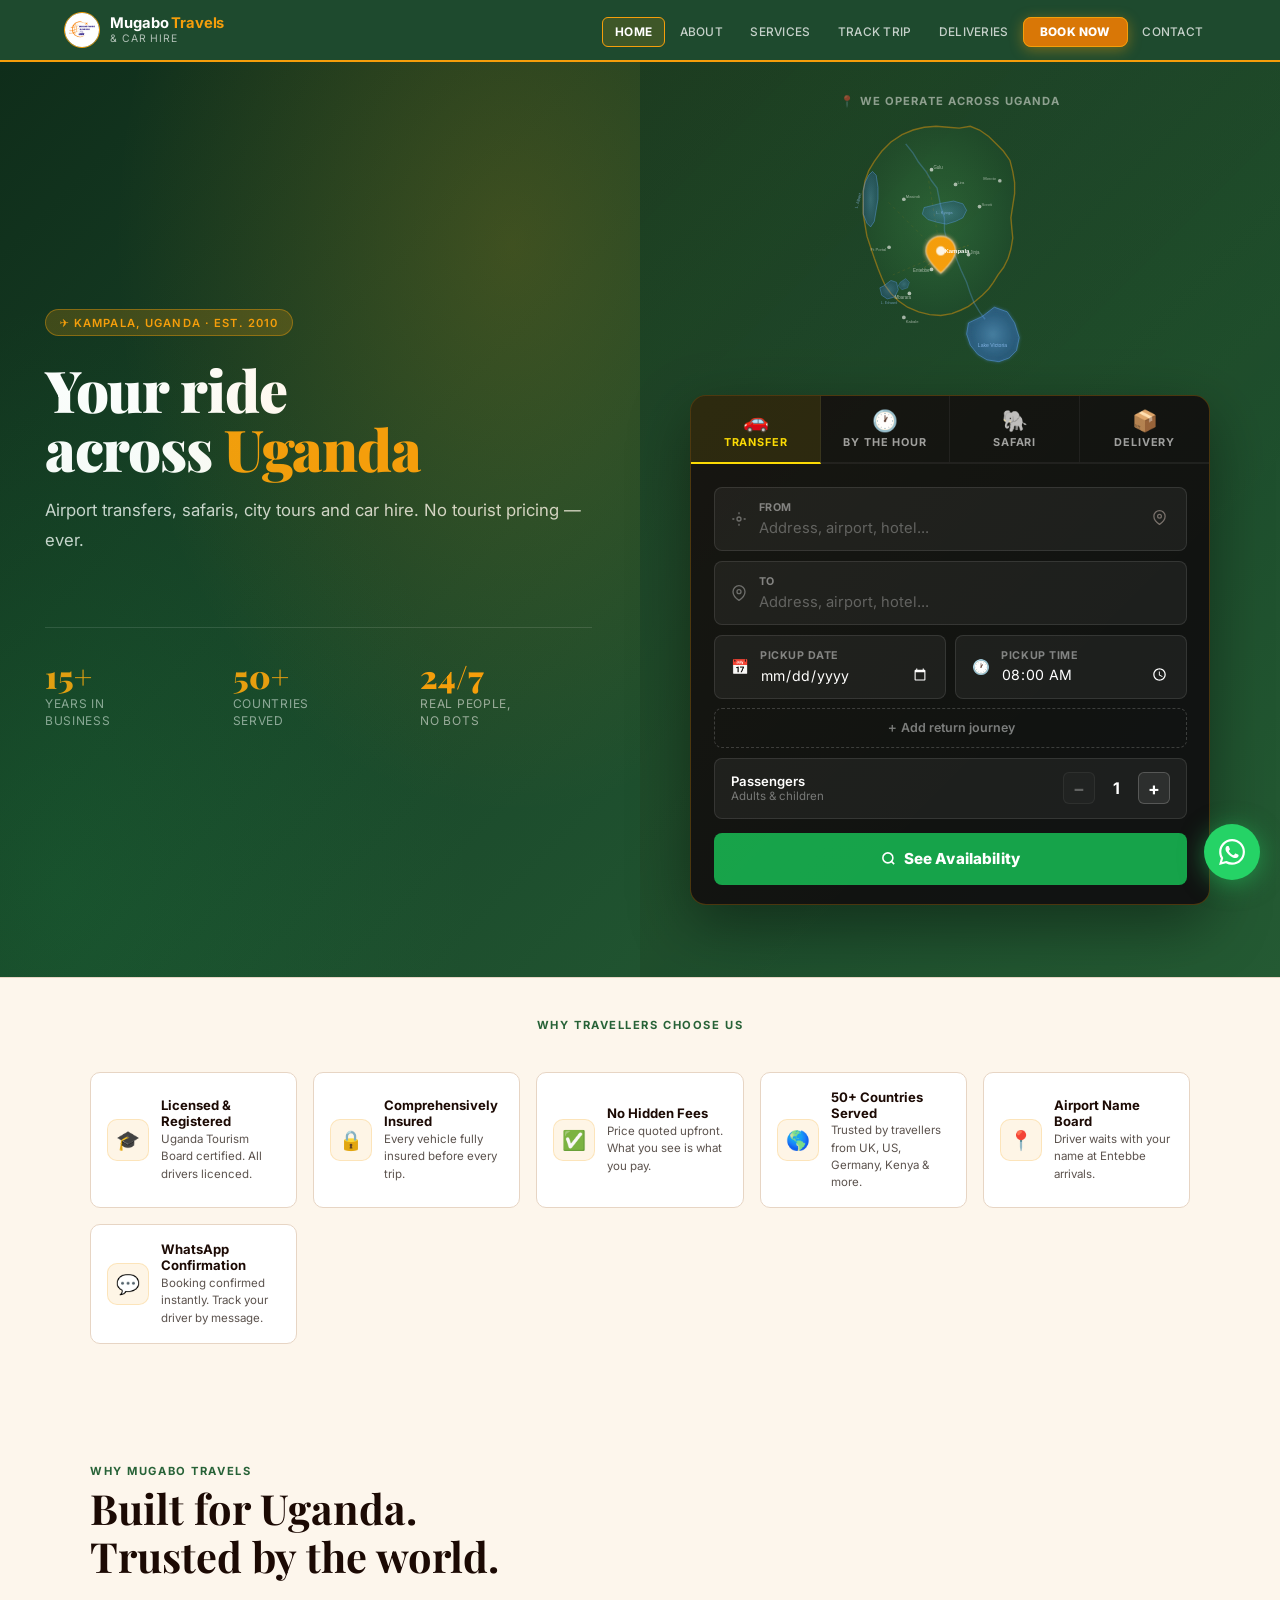
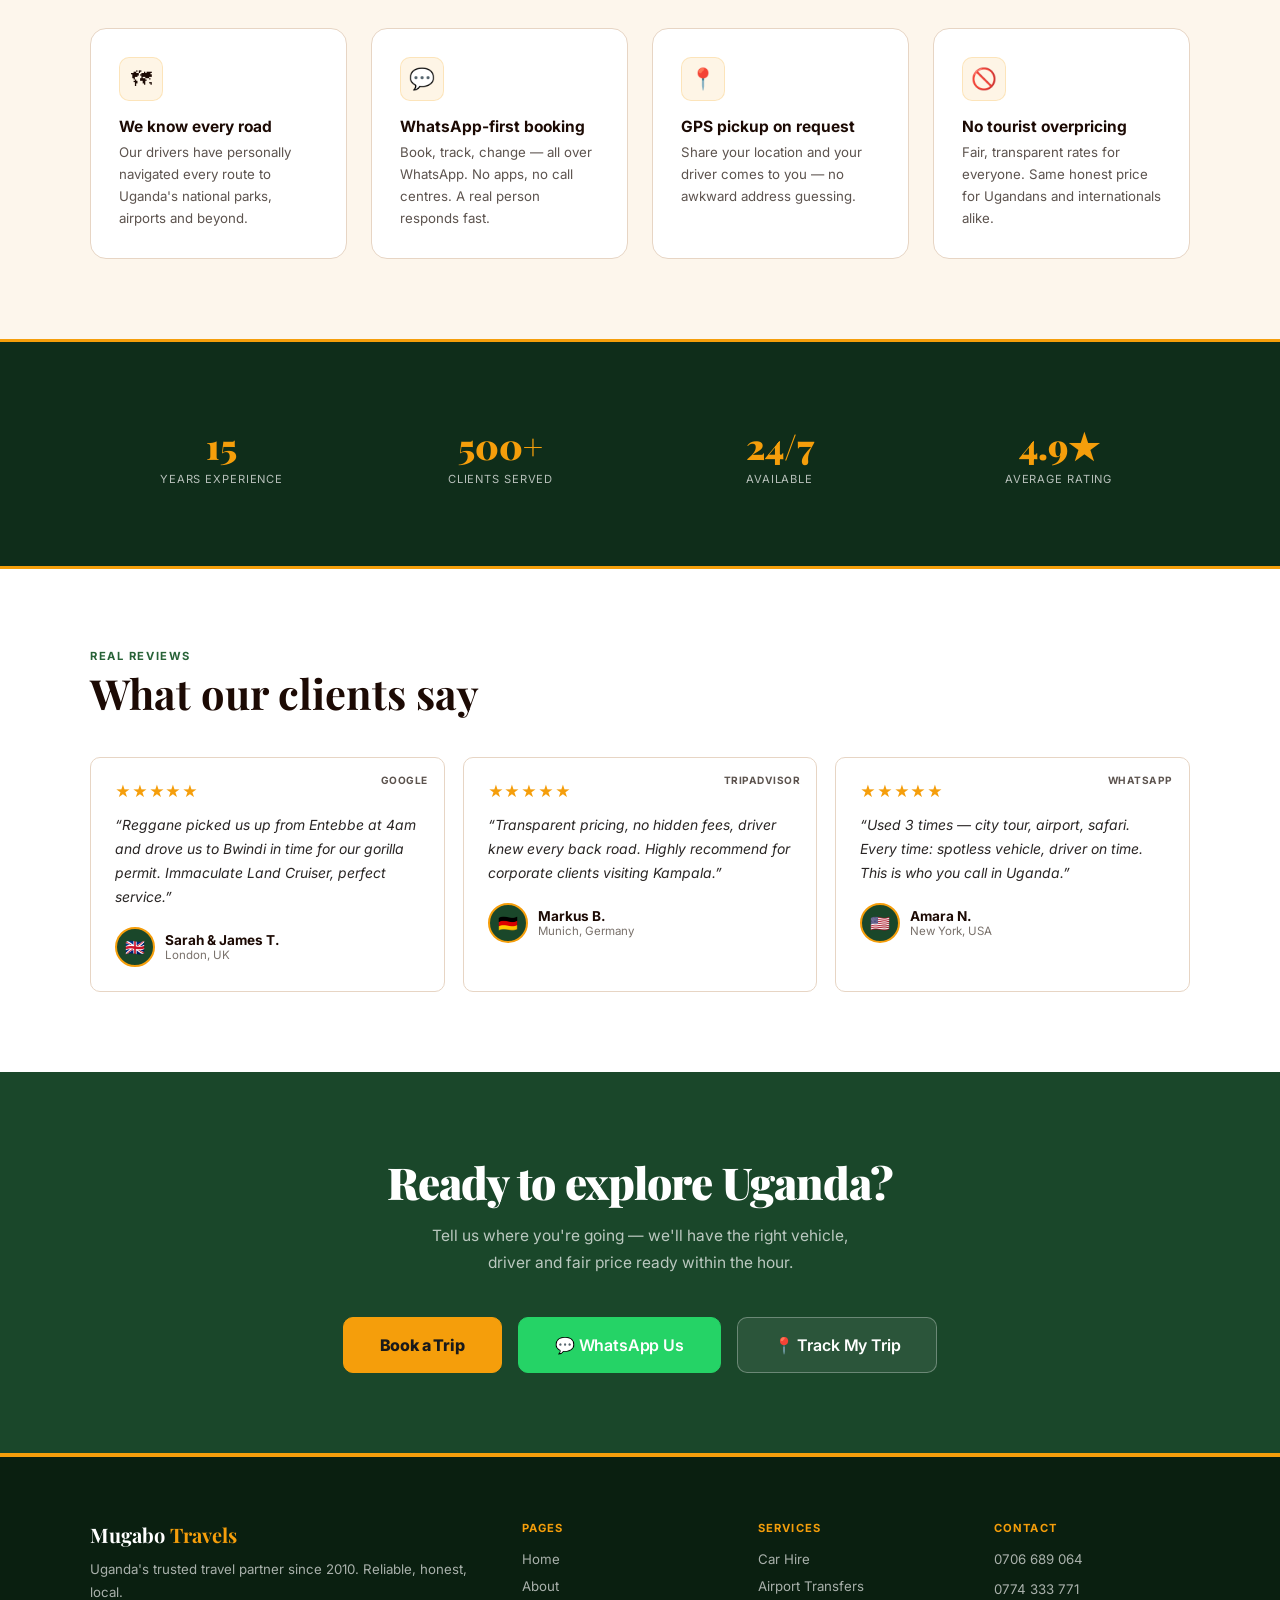
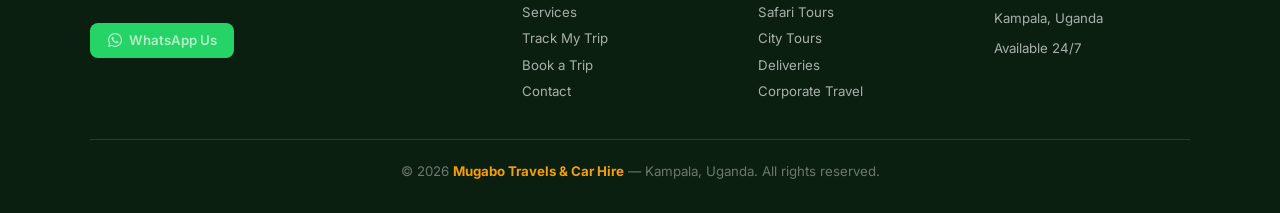
<file: index.html>
<!DOCTYPE html>
<html lang="en">
<head>
<meta charset="UTF-8">
<meta name="viewport" content="width=device-width,initial-scale=1.0">
<meta name="description" content="Mugabo Travels & Car Hire — Uganda's trusted airport transfers, car hire, safari tours and city tours from Kampala. Book online or via WhatsApp. No hidden fees.">
<meta name="theme-color" content="#1c0a04">
<meta property="og:title" content="Home — Car Hire &amp; Travel Uganda | Mugabo Travels &amp; Car Hire">
<meta property="og:description" content="Mugabo Travels & Car Hire — Uganda's trusted airport transfers, car hire, safari tours and city tours from Kampala. Book online or via WhatsApp. No hidden fees.">
<meta property="og:type" content="website">
<meta property="og:image" content="https://mugabotravels.com/og-image.jpg">
<meta property="og:site_name" content="Mugabo Travels &amp; Car Hire">
<meta name="twitter:card" content="summary_large_image">
<title>Home — Car Hire &amp; Travel Uganda | Mugabo Travels &amp; Car Hire</title>
<link rel="preconnect" href="https://fonts.googleapis.com">
<link href="https://fonts.googleapis.com/css2?family=Inter:wght@300;400;500;600;700;800&family=Playfair+Display:wght@700;900&display=swap" rel="stylesheet">
<script type="application/ld+json">
{
  "@context": "https://schema.org",
  "@type": "TravelAgency",
  "name": "Mugabo Travels & Car Hire",
  "description": "Uganda's trusted car hire, airport transfers, city tours and safari expeditions since 2010.",
  "url": "https://mugabotravels.com",
  "telephone": "+256706689064",
  "address": {
    "@type": "PostalAddress",
    "addressLocality": "Kampala",
    "addressCountry": "UG"
  },
  "geo": {"@type":"GeoCoordinates","latitude":0.3476,"longitude":32.5825},
  "openingHours": "Mo-Su 00:00-24:00",
  "priceRange": "$$",
  "sameAs": ["https://wa.me/256706689064"],
  "aggregateRating": {"@type":"AggregateRating","ratingValue":"4.9","reviewCount":"127"}
}
</script>
<style>

/* ══════════════════════════════════════════════
   UGANDA FLAG PALETTE OVERRIDE
   Black · Yellow · Red  (Ugandan national colours)
   ══════════════════════════════════════════════ */
:root {
  /* ── Mugabo Travels — Sunshine palette ── */
  --ug-green:    #1a472a;   /* deep forest green — primary brand */
  --ug-green-m:  #276237;   /* mid green */
  --ug-green-lt: #e6f4ea;   /* pale green tint */
  --ug-amber:    #F59E0B;   /* golden amber — accent */
  --ug-amber-d:  #D97706;   /* deeper amber */
  --ug-amber-lt: #FEF3C7;   /* pale amber */
  --ug-red:      #D90000;   /* keep for WA and errors */

  /* Legacy aliases used by base CSS */
  --navy:        #1a472a;
  --navy-d:      #0f2d1a;
  --navy-m:      #276237;
  --orange:      #F59E0B;
  --orange-d:    #D97706;
  --orange-lt:   #FEF3C7;
  --green:       #25D366;   /* WhatsApp — keep */
  --black:       #1a1a1a;
  --off-white:   #F7FAF8;
  --white:       #FFFFFF;
  --gray:        #4B5563;
  --gray-lt:     #6B7280;
  --gray-dk:     #1F2937;
  --bdr:         #D1FAE5;
  --bdr-dk:      #1a472a;
  --r:           10px;
  --rl:          16px;
  --sh:          0 4px 20px rgba(26,71,42,.12);
  --sh-lg:       0 12px 44px rgba(26,71,42,.18);
  --f:           'Inter', system-ui, -apple-system, sans-serif;
  --fh:          'Playfair Display', Georgia, serif;

  /* Uganda flag stripe references — keep for stripe bar */
  --ug-black:    #111111;
  --ug-yellow:   #FCDC04;
}

/* ── NAVBAR — deep green ── */
.site-header {
  background: rgba(26,71,42,.98) !important;
  border-bottom: 2px solid var(--ug-amber) !important;
}
.nav-brand img { border-color: var(--ug-amber) !important; }
.brand-main em { color: var(--ug-amber) !important; }
.brand-sub { color: rgba(255,255,255,.65) !important; }
.nav-links a { color: rgba(255,255,255,.75) !important; }
.nav-links a:hover,
.nav-links a[aria-current="page"] {
  color: #fff !important;
  background: rgba(245,158,11,.15) !important;
}
.nav-links a[aria-current="page"] {
  border: 1.5px solid var(--ug-amber) !important;
}
.nav-links .nav-book {
  background: var(--ug-amber) !important;
  color: #1a1a1a !important;
  box-shadow: 0 3px 14px rgba(245,158,11,.4) !important;
  border-color: var(--ug-amber) !important;
  font-weight: 800 !important;
}
.nav-links .nav-book:hover { background: var(--ug-amber-d) !important; }

/* ── HERO — full-width green with embedded widget ── */
.hero-left { background: transparent !important; }
.hero-left::before {
  background: radial-gradient(ellipse at 80% 20%, rgba(245,158,11,.18), transparent 55%),
              radial-gradient(ellipse at 10% 90%, rgba(22,163,74,.15), transparent 50%) !important;
}
.hero-eyebrow {
  background: rgba(245,158,11,.2) !important;
  border-color: rgba(245,158,11,.4) !important;
  color: var(--ug-amber) !important;
}
.hero h1 span { color: var(--ug-amber) !important; }
.tp-dot { background: var(--ug-amber) !important; }

/* ── BOOKING WIDGET — warm dark skin ── */
.bw-wrap {
  box-shadow: 0 20px 60px rgba(0,0,0,.4) !important;
  border-color: rgba(245,158,11,.25) !important;
}

/* ── BUTTONS ── */
.btn-dark {
  background: var(--ug-black) !important;
  border-color: var(--ug-black) !important;
  color: #fff !important;
}
.btn-dark:hover { background: #2a2a2a !important; }
.btn-o {
  background: var(--ug-yellow) !important;
  border-color: var(--ug-yellow) !important;
  color: var(--ug-black) !important;
  font-weight: 800 !important;
}
.btn-o:hover { background: var(--ug-red) !important; border-color: var(--ug-red) !important; color: #fff !important; }

/* Primary action buttons — red */
.bk-card-head { background: var(--ug-green) !important; }
.step-badge { background: var(--ug-amber) !important; color: #1a1a1a !important; }
.step.active .step-num { border-color: var(--ug-amber) !important; background: var(--ug-amber) !important; color: #1a1a1a !important; }
.step.done .step-num { border-color: var(--ug-black) !important; background: var(--ug-black) !important; }
.step.active .step-label { color: var(--ug-amber) !important; }
.tt-card.selected { border-color: var(--ug-amber) !important; background: rgba(245,158,11,.06) !important; box-shadow: 0 0 0 3px rgba(245,158,11,.15) !important; }
.tt-card:hover { border-color: var(--ug-amber) !important; background: rgba(245,158,11,.04) !important; }
.veh-card.selected { border-color: var(--ug-amber) !important; background: rgba(245,158,11,.06) !important; }
.veh-card:hover { border-color: var(--ug-amber) !important; }

/* Booking "next" buttons */
.bk-nav .btn-o,
button.btn-o { background: var(--ug-amber) !important; border-color: var(--ug-amber) !important; color: #1a1a1a !important; font-weight: 800 !important; }
.wa-confirm-btn { box-shadow: 0 4px 20px rgba(37,211,102,.4) !important; }

/* Form focus states */
.inp:focus,.sel:focus,.txta:focus { border-color: var(--ug-amber) !important; box-shadow: 0 0 0 3px rgba(245,158,11,.12) !important; }
.inp.valid,.sel.valid { border-color: #22c55e !important; }
.inp.invalid,.inp.has-error,.sel.invalid { border-color: var(--ug-red) !important; }

/* ── PAGE HERO ── */
.page-hero { background: linear-gradient(135deg, #0f2d1a 0%, #1a472a 100%) !important; border-bottom: 4px solid var(--ug-amber) !important; }
.page-hero::before { background: radial-gradient(ellipse at 50% 110%,rgba(217,0,0,.18),transparent 60%) !important; }
.page-hero h1 span { color: var(--ug-amber) !important; }
.page-hero p { color: rgba(255,255,255,.75) !important; }
.ph-slice { background: #fff !important; }
.ph-slice-alt { background: var(--off-white) !important; }

/* ── ABOUT PAGE ── */
.fc-bg { background: linear-gradient(155deg,#0f2d1a 0%,#1a472a 50%,#276237 100%) !important; }
.fc-quote-card { border-left-color: var(--ug-amber) !important; }
.fc-tag {
  background: rgba(245,158,11,.18) !important;
  border-color: rgba(245,158,11,.35) !important;
  color: var(--ug-amber) !important;
}
.reggane-msg::before { background: var(--ug-green) !important; color: #fff !important; }
.lead-q { border-left-color: var(--ug-amber) !important; }
.why-card:hover { border-color: var(--ug-amber) !important; }

/* ── UGANDA FLAG STRIPE ACCENT — nav bottom border ── */
/* 3-stripe flag bar under nav: black | yellow | red */
.__SKIP__ {
  content: "";
  display: block;
  height: 5px;
  background: linear-gradient(to right,
    var(--ug-black) 0%, var(--ug-black) 33.33%,
    var(--ug-yellow) 33.33%, var(--ug-yellow) 66.66%,
    var(--ug-red) 66.66%, var(--ug-red) 100%
  );
}

/* ── STATS STRIP ── */
.stats-strip { background: #0f2d1a !important; border-top: 3px solid var(--ug-amber) !important; border-bottom: 3px solid var(--ug-amber) !important; }
.stats-strip .sw { border: none !important; padding: 2.5rem 0 !important; }
.sn { color: var(--ug-amber) !important; }
.sl { color: rgba(255,255,255,.7) !important; }

/* ── TRUST BADGES ── */
.trust-badge:hover { border-color: var(--ug-amber) !important; }
.trust-icon { background: rgba(245,158,11,.1) !important; border-color: rgba(245,158,11,.2) !important; }

/* ── TESTIMONIALS ── */
.t-card:hover { border-color: var(--ug-amber) !important; }
.t-stars { color: var(--ug-amber) !important; }
.t-av { background: var(--ug-green) !important; border: 2px solid var(--ug-amber) !important; }

/* ── SECTION TAGS ── */
.sh { color: var(--ug-green-m, #276237) !important; }

/* ── FEAT CARDS ── */
.feat-card:hover { border-color: var(--ug-amber) !important; }
.feat-card:hover .feat-icon { background: var(--ug-green) !important; }
.feat-icon { background: rgba(245,158,11,.1) !important; border-color: rgba(245,158,11,.2) !important; }

/* ── CTA BAND ── */
.cta-band { background: var(--ug-green) !important; border-top: none !important; }
.cta-band h2 { color: #fff !important; }
.cta-band p { color: rgba(255,255,255,.7) !important; }
.cta-band .btn-dark {
  background: var(--ug-amber) !important;
  color: #1a1a1a !important;
  border-color: var(--ug-amber) !important;
  font-weight: 800 !important;
}
.cta-band .btn-dark:hover { background: var(--ug-amber-d) !important; }
.cta-band .btn-out {
  background: rgba(255,255,255,.08) !important;
  color: #fff !important;
  border-color: rgba(255,255,255,.3) !important;
}
.cta-band .btn-out:hover { border-color: var(--ug-yellow) !important; color: var(--ug-yellow) !important; }

/* ── FOOTER ── */
.site-footer {
  background: #0a1f10 !important;
  border-top: 4px solid var(--ug-amber) !important;
}
.footer-brand em { color: var(--ug-amber) !important; }
.site-footer h4 { color: var(--ug-amber) !important; }
.site-footer a:hover { color: var(--ug-amber) !important; }
.f-bottom { border-top-color: rgba(245,158,11,.2) !important; }
.f-bottom strong { color: var(--ug-amber) !important; }

/* ── WA FAB ── stays green ── */
/* ── TRACKING ── */
.bk-hero, .track-hero, .bk-hero { border-bottom: 4px solid var(--ug-amber) !important; }

/* ── SERVICES / FLEET ── */
.svc-big:hover { border-color: var(--ug-amber) !important; }
.svc-big-icon { background: rgba(245,158,11,.1) !important; border-color: rgba(245,158,11,.2) !important; }
.svc-big:hover .svc-big-icon { background: var(--ug-green) !important; }
.fleet-card:hover { border-color: var(--ug-amber) !important; }
.fv-top { background: var(--ug-green) !important; }
.fv-badge {
  background: rgba(245,158,11,.2) !important;
  border-color: rgba(245,158,11,.35) !important;
  color: var(--ug-amber) !important;
}

/* ── PHOTO GRID ── */
.p2 { background: linear-gradient(135deg,#1a472a,#0f2d1a) !important; }
.p3 { background: linear-gradient(135deg,#F59E0B,#D97706) !important; }
.p4 { background: linear-gradient(135deg,#0f2d1a,#1a1a1a) !important; }

/* ── CONTACT ── */
.ct-card, .contact-info-card, .cic { background: var(--ug-green) !important; border: 1px solid rgba(245,158,11,.2) !important; }
.ct-card h3, .contact-info-card h3 { color: var(--ug-amber) !important; }
.cdi, .cd-icon { background: rgba(245,158,11,.15) !important; }
.wa-link2:hover,.wa-l2:hover { opacity:.88; }

/* ── DARK SECTION ── */
.section.dark { background: var(--ug-green) !important; }
.section.dark .st { color: var(--ug-amber) !important; }

/* ── TRACKING TIMELINE ── */
.tl-step.active .tl-icon {
  background: var(--ug-amber) !important;
  border-color: var(--ug-amber) !important;
  box-shadow: 0 0 0 4px rgba(245,158,11,.2), 0 0 0 8px rgba(245,158,11,.08) !important;
}
.tl-step.done .tl-icon { background: var(--ug-green) !important; border-color: var(--ug-green) !important; }
.tl-step.done::before { background: var(--ug-green) !important; }
.tl-step.active::before { background: linear-gradient(var(--ug-green),var(--bdr)) !important; }
.sc-head { background: var(--ug-green) !important; border-bottom: 2px solid var(--ug-amber) !important; }
.sc-badge { background: var(--ug-amber) !important; color: #1a1a1a !important; }

/* ── DEMO STEP BUTTONS (tracking) ── */
.demo-step-btn.active { border-color: var(--ug-amber) !important; color: var(--ug-amber) !important; background: rgba(245,158,11,.08) !important; }
.lookup-btn { background: var(--ug-green) !important; border: 2px solid var(--ug-amber) !important; color: #fff !important; }
.lookup-btn:hover { background: var(--ug-amber) !important; border-color: var(--ug-amber) !important; color: #1a1a1a !important; }

/* ── FOCUS RING ── yellow, high visibility ── */
.btn:focus-visible, a:focus-visible, input:focus-visible, select:focus-visible {
  outline: 3px solid var(--ug-amber) !important;
  outline-offset: 3px !important;
}

/* ═══════════════════════════════════════════════
   MUGABO TRAVELS — Design System (Warm Palette)
   ═══════════════════════════════════════════════ */

/* RESET */
*,*::before,*::after{margin:0;padding:0;box-sizing:border-box}
html{scroll-behavior:smooth;-webkit-text-size-adjust:100%}
body{font-family:var(--f);color:var(--black);background:#fff;overflow-x:hidden}
img{max-width:100%;height:auto;display:block}
a{color:inherit;text-decoration:none}
ul{list-style:none}
button,input,select,textarea{font-family:var(--f)}

/* TOKENS — single source, warm Ugandan palette */
:root{
  --navy:     #7c2d12;
  --navy-d:   #1c0a04;
  --navy-m:   #9a3412;
  --orange:   #d97706;
  --orange-d: #b45309;
  --orange-lt:#fef3c7;
  --green:    #25D366;
  --black:    #1c0a04;
  --off-white:#fdf6ec;
  --white:    #fffdf7;
  /* FIXED: raised contrast — was .38/.48 which failed WCAG AA */
  --gray:     #5c534e;   /* raised from #71717a — now 5.2:1 on white */
  --gray-lt:  #79716b;   /* raised from #a1a1aa — now 4.6:1 on white */
  --gray-dk:  #292524;
  --bdr:      #e7d5c4;
  --bdr-dk:   #3d1e0f;
  --r:        10px;
  --rl:       16px;
  --sh:       0 4px 20px rgba(124,45,18,.12);
  --sh-lg:    0 12px 44px rgba(124,45,18,.18);
  --f:        'Inter',system-ui,-apple-system,sans-serif;
  --fh:       'Playfair Display',Georgia,serif;
}

/* SKIP-TO-CONTENT (accessibility) */
.skip-link{
  position:absolute;top:-100px;left:1rem;z-index:9999;
  background:var(--orange);color:#fff;padding:.6rem 1.2rem;
  border-radius:0 0 8px 8px;font-weight:700;font-size:.9rem;
  transition:top .2s;text-decoration:none
}
.skip-link:focus{top:0}

/* NAVBAR */
.site-header{
  position:sticky;top:0;z-index:200;
  background:rgba(28,10,4,.97);backdrop-filter:blur(16px);-webkit-backdrop-filter:blur(16px);
  border-bottom:1px solid rgba(217,119,6,.12)
}
.navbar{
  max-width:1200px;margin:0 auto;padding:.75rem 1.5rem;
  display:flex;align-items:center;justify-content:space-between;
  gap:1rem;position:relative
}
.nav-brand{display:flex;align-items:center;gap:.65rem;flex-shrink:0}
.nav-brand img{
  width:36px;height:36px;border-radius:50%;object-fit:contain;
  border:1.5px solid rgba(217,119,6,.6)
}
.brand-text{display:flex;flex-direction:column;line-height:1.2}
.brand-main{font-size:.92rem;font-weight:700;color:#fff;letter-spacing:-.01em}
.brand-main em{color:var(--orange);font-style:normal}
.brand-sub{font-size:.65rem;color:rgba(255,255,255,.65);letter-spacing:.08em;text-transform:uppercase}
.nav-toggle{
  display:none;flex-direction:column;justify-content:space-between;
  width:28px;height:20px;background:none;border:none;cursor:pointer;padding:0
}
.nav-toggle span{display:block;width:100%;height:2px;background:#fff;border-radius:2px;transition:all .25s}
.nav-toggle.active span:nth-child(1){transform:translateY(9px) rotate(45deg)}
.nav-toggle.active span:nth-child(2){opacity:0}
.nav-toggle.active span:nth-child(3){transform:translateY(-9px) rotate(-45deg)}
.nav-links{display:flex;align-items:center;gap:.1rem}
.nav-links a{
  color:rgba(255,255,255,.7);font-size:.74rem;font-weight:500;
  letter-spacing:.02em;text-transform:uppercase;
  padding:.45rem .75rem;border-radius:6px;
  transition:all .2s;border:1.5px solid transparent
}
.nav-links a:hover,.nav-links a[aria-current="page"]{color:#fff;background:rgba(255,255,255,.09)}
.nav-links a[aria-current="page"]{font-weight:700}
.nav-links .nav-book{
  background:var(--orange) !important;color:#fff !important;
  font-weight:700;border-radius:8px;padding:.45rem 1rem;
  box-shadow:0 3px 12px rgba(217,119,6,.4)
}
.nav-links .nav-book:hover{background:var(--orange-d) !important}

/* LAYOUT */
.section{padding:5rem 1.5rem}
.section.sm{padding:3rem 1.5rem}
.section.alt{background:var(--off-white)}
.section.dark{background:var(--black);color:#fff}
.sw{max-width:1100px;margin:0 auto}
.sh{
  font-size:.7rem;font-weight:700;letter-spacing:.14em;
  text-transform:uppercase;color:var(--orange);margin-bottom:.4rem
}
.st{
  font-family:var(--fh);font-size:clamp(1.75rem,4vw,2.6rem);
  font-weight:700;line-height:1.15;margin-bottom:.85rem
}
.sd{color:var(--gray);font-size:.97rem;line-height:1.72;max-width:520px;margin-bottom:2rem}
.dark .sh{color:var(--orange)}
.dark .st{color:#fff}
.dark .sd{color:rgba(255,255,255,.75)}

/* BUTTONS */
.btn{
  display:inline-flex;align-items:center;justify-content:center;gap:.45rem;
  padding:.8rem 1.75rem;border-radius:8px;font-weight:600;font-size:.9rem;
  border:1.5px solid transparent;cursor:pointer;transition:all .22s;
  min-height:48px;font-family:var(--f);white-space:nowrap;
  text-decoration:none;-webkit-tap-highlight-color:transparent;letter-spacing:-.01em
}
.btn-dark{background:var(--black);color:#fff;border-color:var(--black)}
.btn-dark:hover{background:#3d1e0f;transform:translateY(-1px)}
.btn-o{background:var(--ug-amber);color:#1a1a1a;border-color:var(--ug-amber);font-weight:700}
.btn-o:hover{background:var(--orange-d);transform:translateY(-1px)}
.btn-out{background:transparent;color:var(--black);border-color:var(--bdr)}
.btn-out:hover{border-color:var(--black)}
.btn-out-w{background:transparent;color:#fff;border-color:rgba(255,255,255,.45)}
.btn-out-w:hover{border-color:#fff;background:rgba(255,255,255,.1)}
.btn-wa{background:var(--green);color:#fff;border-color:var(--green)}
.btn-wa:hover{opacity:.88;transform:translateY(-1px)}
.btn-full{width:100%}
.btn-sm{padding:.6rem 1.1rem;font-size:.82rem;min-height:40px}
.btn-lg{padding:1rem 2.25rem;font-size:1rem;min-height:56px;border-radius:10px}
/* Focus visible for keyboard nav */
.btn:focus-visible,a:focus-visible{
  outline:2px solid var(--orange);outline-offset:3px;border-radius:6px
}

/* GRIDS */
.g2{display:grid;grid-template-columns:1fr 1fr;gap:1.5rem}
.g3{display:grid;grid-template-columns:repeat(3,1fr);gap:1.5rem}
.g4{display:grid;grid-template-columns:repeat(4,1fr);gap:1.25rem}
.ga{display:grid;grid-template-columns:repeat(auto-fit,minmax(260px,1fr));gap:1.25rem}

/* FORMS — with validation states */
.fg{margin-bottom:.9rem;position:relative}
.fg label{
  display:block;font-size:.74rem;font-weight:600;color:var(--gray-dk);
  margin-bottom:.35rem;letter-spacing:.03em
}
.fg label .req{color:#c0392b;margin-left:2px;font-weight:700}
.inp,.sel,.txta{
  width:100%;padding:.82rem 1rem;border:1.5px solid var(--bdr);
  border-radius:8px;font-family:var(--f);font-size:.95rem;
  color:var(--black);background:#fff;outline:none;
  transition:border-color .2s,box-shadow .2s;
  min-height:48px;-webkit-appearance:none
}
.inp::placeholder{color:var(--gray-lt)}
.inp:focus,.sel:focus,.txta:focus{
  border-color:var(--orange);box-shadow:0 0 0 3px rgba(217,119,6,.14)
}
/* Validation states */
.inp.valid,.sel.valid{border-color:#22c55e}
.inp.invalid,.sel.invalid{border-color:#ef4444;box-shadow:0 0 0 3px rgba(239,68,68,.1)}
.field-error{
  display:none;font-size:.72rem;color:#dc2626;margin-top:.3rem;
  font-weight:600;padding-left:.1rem
}
.fg.has-error .field-error{display:block}
.fg.has-error .inp,.fg.has-error .sel{border-color:#ef4444;box-shadow:0 0 0 3px rgba(239,68,68,.1)}
.txta{resize:vertical;min-height:100px}
.sel{
  cursor:pointer;
  background-image:url("data:image/svg+xml,%3Csvg xmlns='http://www.w3.org/2000/svg' width='12' height='7' viewBox='0 0 12 7'%3E%3Cpath stroke='%235c534e' stroke-width='1.5' fill='none' d='M1 1l5 4 5-4'/%3E%3C/svg%3E");
  background-repeat:no-repeat;background-position:right .9rem center;padding-right:2.5rem
}

/* SUCCESS MESSAGE */
.form-success{
  display:none;background:#f0fdf4;border:1.5px solid #86efac;
  border-radius:var(--rl);padding:1.75rem;text-align:center;
  animation:fadeIn .35s ease
}
.form-success.visible{display:block}
@keyframes fadeIn{from{opacity:0;transform:translateY(-8px)}to{opacity:1;transform:none}}
.form-success h3{font-family:var(--fh);color:#15803d;font-size:1.2rem;margin-bottom:.4rem}
.form-success p{color:#166534;font-size:.88rem;line-height:1.65}

/* CARDS */
.card{
  background:#fff;border-radius:var(--rl);
  border:1px solid var(--bdr);box-shadow:var(--sh);
  overflow:hidden;transition:all .25s
}
.card:hover{transform:translateY(-4px);box-shadow:var(--sh-lg)}

/* WA FAB */
.wa-fab{
  position:fixed;bottom:1.25rem;right:1.25rem;z-index:300;
  width:56px;height:56px;background:var(--green);border-radius:50%;
  display:flex;align-items:center;justify-content:center;
  box-shadow:0 4px 24px rgba(37,211,102,.5);transition:all .22s;
  -webkit-tap-highlight-color:transparent
}
.wa-fab:hover{transform:scale(1.1)}
.wa-pill{
  display:inline-flex;align-items:center;gap:.45rem;
  background:var(--green);color:#fff;padding:.6rem 1.1rem;
  border-radius:8px;font-size:.82rem;font-weight:600
}
.wa-pill:hover{opacity:.88}

/* STATS STRIP */
.stats-strip{background:#0f2d1a;padding:2.5rem 1.5rem}
.stats-strip .sw{
  display:grid;grid-template-columns:repeat(4,1fr);
  text-align:center;gap:1rem;
  border-top:1px solid rgba(217,119,6,.2);
  border-bottom:1px solid rgba(217,119,6,.2);padding:2.5rem 0
}
.sn{font-family:var(--fh);font-size:2.2rem;font-weight:900;color:var(--orange)}
.sl{font-size:.7rem;color:rgba(255,255,255,.65);text-transform:uppercase;letter-spacing:.08em;margin-top:3px}

/* TESTIMONIALS */
.t-grid{display:grid;grid-template-columns:repeat(auto-fit,minmax(270px,1fr));gap:1.1rem;margin-top:2.5rem}
.t-card{
  background:#fff;border-radius:var(--r);padding:1.5rem;
  border:1px solid var(--bdr);position:relative;transition:all .25s
}
.t-card:hover{border-color:var(--orange);transform:translateY(-2px);box-shadow:var(--sh)}
.t-stars{color:var(--orange);font-size:.95rem;margin-bottom:.8rem;letter-spacing:.05em}
.t-text{font-size:.87rem;color:var(--gray-dk);font-style:italic;line-height:1.72;margin-bottom:1.1rem}
.t-auth{display:flex;align-items:center;gap:.65rem}
.t-av{
  width:40px;height:40px;border-radius:50%;background:var(--navy);
  display:flex;align-items:center;justify-content:center;font-size:1rem;flex-shrink:0
}
.t-name{font-weight:700;font-size:.85rem;color:var(--black)}
.t-from{font-size:.72rem;color:var(--gray-lt)}
.t-plat{
  position:absolute;top:1rem;right:1rem;
  font-size:.63rem;font-weight:700;color:var(--gray);
  text-transform:uppercase;letter-spacing:.05em
}

/* CTA BAND */
.cta-band{
  background:var(--off-white);padding:5rem 1.5rem;
  text-align:center;border-top:1px solid var(--bdr)
}
.cta-band h2{
  font-family:var(--fh);font-size:clamp(1.75rem,4vw,2.75rem);
  font-weight:900;color:var(--black);margin-bottom:.75rem;letter-spacing:-.02em
}
.cta-band p{color:var(--gray);max-width:460px;margin:0 auto 2.5rem;line-height:1.72;font-size:.97rem}
.cta-btns{display:flex;gap:1rem;justify-content:center;flex-wrap:wrap}

/* PAGE HERO */
.page-hero{
  background:var(--navy-d);padding:4.5rem 1.5rem 4rem;
  position:relative;overflow:hidden;text-align:center
}
.page-hero::before{
  content:"";position:absolute;inset:0;
  background:radial-gradient(ellipse at 50% 110%,rgba(217,119,6,.15),transparent 60%)
}
.page-hero h1{
  font-family:var(--fh);font-size:clamp(2rem,5vw,3rem);
  font-weight:900;color:#fff;position:relative;letter-spacing:-.02em;margin-bottom:.55rem
}
.page-hero h1 span{color:var(--orange)}
.page-hero p{color:rgba(255,255,255,.75);position:relative;font-size:.97rem}
.ph-slice{height:48px;background:#fff;clip-path:polygon(0 50%,100% 0,100% 100%,0 100%)}
.ph-slice-alt{height:48px;background:var(--off-white);clip-path:polygon(0 50%,100% 0,100% 100%,0 100%)}

/* FOOTER */
.site-footer{background:#1c0a04;color:rgba(255,255,255,.65);padding:4rem 1.5rem 1.5rem}
.footer-inner{
  max-width:1100px;margin:0 auto 2rem;
  display:grid;grid-template-columns:2fr 1fr 1fr 1fr;gap:2.5rem
}
.footer-brand{font-family:var(--fh);font-size:1.25rem;font-weight:700;color:#fff;margin-bottom:.65rem}
.footer-brand em{color:var(--orange);font-style:normal}
.site-footer p{font-size:.83rem;line-height:1.75;margin-bottom:.4rem}
.site-footer h4{color:#fff;font-size:.7rem;letter-spacing:.1em;text-transform:uppercase;margin-bottom:.85rem}
.f-col ul li{margin-bottom:.4rem}
.site-footer a{color:rgba(255,255,255,.65);font-size:.83rem;transition:color .2s}
.site-footer a:hover{color:var(--orange)}
.f-bottom{
  max-width:1100px;margin:0 auto;padding-top:1.25rem;
  border-top:1px solid rgba(217,119,6,.12);
  font-size:.75rem;color:rgba(255,255,255,.4);text-align:center
}
.f-bottom strong{color:var(--orange)}

/* TRUST BADGES */
.trust-grid{display:grid;grid-template-columns:repeat(auto-fit,minmax(180px,1fr));gap:1rem;margin-top:2.5rem}
.trust-badge{
  display:flex;align-items:center;gap:.75rem;padding:1rem;
  border:1px solid var(--bdr);border-radius:var(--r);background:#fff;
  transition:all .2s
}
.trust-badge:hover{border-color:var(--orange);box-shadow:var(--sh)}
.trust-icon{
  width:42px;height:42px;border-radius:10px;
  background:var(--orange-lt);border:1px solid rgba(217,119,6,.2);
  display:flex;align-items:center;justify-content:center;
  font-size:1.2rem;flex-shrink:0
}
.trust-badge h4{font-weight:700;font-size:.82rem;color:var(--black);margin-bottom:.1rem}
.trust-badge p{font-size:.72rem;color:var(--gray);line-height:1.5}

/* RESPONSIVE */
@media(max-width:900px){
  .g3{grid-template-columns:1fr 1fr}
  .g4{grid-template-columns:1fr 1fr}
  .footer-inner{grid-template-columns:1fr 1fr}
  .stats-strip .sw{grid-template-columns:1fr 1fr}
}
@media(max-width:768px){
  .nav-toggle{display:flex}
  .nav-links{
    display:none;position:absolute;top:calc(100% + .5rem);left:0;right:0;
    flex-direction:column;align-items:stretch;
    background:rgba(28,10,4,.99);padding:.75rem;gap:.15rem;
    border-radius:0 0 var(--r) var(--r);
    border:1px solid rgba(217,119,6,.12);border-top:none
  }
  .nav-links.open{display:flex}
  .nav-links a{padding:.9rem 1rem;font-size:.88rem;border-radius:8px}
}
@media(max-width:600px){
  .g2,.g3,.g4,.ga{grid-template-columns:1fr}
  .section{padding:3rem 1rem}
  .section.sm{padding:2rem 1rem}
  .footer-inner{grid-template-columns:1fr}
}

/* ── HERO MAP ── */
.hero-right{display:flex;flex-direction:column;align-items:center;justify-content:center;padding:2rem 5% 2rem 2%;gap:1.2rem;position:relative}
.hero-map-box{width:100%;display:flex;flex-direction:column;align-items:center;gap:.6rem}
.hero-map-label{font-size:.7rem;font-weight:700;color:rgba(255,255,255,.5);letter-spacing:.1em;text-transform:uppercase}
.uganda-map{width:min(240px,65%);height:auto}
@keyframes pinDrop{0%{transform:translateY(-40px);opacity:0}60%{transform:translateY(4px);opacity:1}80%{transform:translateY(-5px)}100%{transform:translateY(0);opacity:1}}
@keyframes shadowPulse{0%,100%{opacity:.35}50%{opacity:.15}}
@keyframes pingExpand{0%{r:10;opacity:.85}100%{r:28;opacity:0}}
.map-pin{animation:pinDrop 1.1s cubic-bezier(.22,.61,.36,1) .4s both}
.pin-shadow{animation:shadowPulse 2s ease-in-out 1.5s infinite}
.ping-ring{animation:pingExpand 2.2s ease-out infinite}
.ping-1{animation-delay:1.6s}
.ping-2{animation-delay:2.1s}
.ping-3{animation-delay:2.6s}
@media(max-width:900px){.hero-right{padding:1rem 1.5rem 0;flex-direction:column}.uganda-map{width:min(180px,50%)}}

</style>
<style>
.hero{min-height:100vh;display:grid;grid-template-columns:1fr 1fr;overflow:hidden;position:relative;background:linear-gradient(135deg,#0f2d1a 0%,#1a472a 45%,#276237 100%)}
.hero-left{display:flex;flex-direction:column;justify-content:center;padding:5rem 3rem 5rem 7%;position:relative;overflow:hidden;background:transparent}
.hero-left::before{content:"";position:absolute;inset:0;background:radial-gradient(ellipse at 80% 20%,rgba(245,158,11,.15),transparent 55%);pointer-events:none}
.hero-right{position:relative;background:rgba(0,0,0,.08)}
.hero-right{position:relative}
.hero-right::after{content:"";position:absolute;inset:0;background:linear-gradient(135deg,rgba(245,158,11,.04),transparent 70%);pointer-events:none}
.ht-stat{display:flex;flex-direction:column;gap:.25rem}
.ht-num{font-family:var(--fh);font-size:2rem;font-weight:900;color:var(--ug-amber,#F59E0B);line-height:1}
.ht-lbl{font-size:.75rem;color:rgba(255,255,255,.55);line-height:1.4;text-transform:uppercase;letter-spacing:.06em}
.hero-eyebrow{display:inline-flex;align-items:center;gap:.5rem;background:rgba(217,119,6,.14);border:1px solid rgba(217,119,6,.3);color:var(--orange);padding:.35rem .85rem;border-radius:20px;font-size:.7rem;font-weight:600;letter-spacing:.1em;text-transform:uppercase;margin-bottom:1.5rem;width:fit-content}
.hero h1{font-family:var(--fh);font-size:clamp(2.8rem,4.5vw,4.4rem);font-weight:900;color:#fff;line-height:1.03;margin-bottom:1rem;letter-spacing:-.02em}
.hero h1 span{color:var(--orange)}
.hero-sub{font-size:1.05rem;color:rgba(255,255,255,.8);line-height:1.8;max-width:100%;margin-bottom:2rem}
.hero-trust{display:grid;grid-template-columns:repeat(3,1fr);gap:1rem;margin-top:2.5rem;padding-top:2rem;border-top:1px solid rgba(255,255,255,.12)}
.tp{display:flex;align-items:center;gap:.5rem;font-size:.8rem;color:rgba(255,255,255,.75)}
.tp-dot{width:5px;height:5px;background:var(--orange);border-radius:50%;flex-shrink:0}

/* Booking widget */
.bw{background:#fff;border-radius:var(--rl);padding:0;overflow:hidden;box-shadow:0 20px 60px rgba(28,10,4,.3);margin-bottom:2.5rem;border:1px solid var(--bdr)}
.bw-wrap{background:rgba(17,17,17,.96);border:1px solid rgba(252,220,4,.18);border-radius:16px;overflow:hidden;box-shadow:0 24px 64px rgba(0,0,0,.55);width:100%;max-width:520px}
.bw-tiles{display:grid;grid-template-columns:repeat(4,1fr);gap:0}
.bw-tile{position:relative;padding:.9rem .6rem .8rem;background:transparent;border:none;cursor:pointer;display:flex;flex-direction:column;align-items:center;gap:.25rem;transition:background .18s;font-family:var(--f);border-bottom:2px solid rgba(255,255,255,.06)}
.bw-tile:not(:last-child){border-right:1px solid rgba(255,255,255,.06)}
.bw-tile.active{background:rgba(252,220,4,.1);border-bottom-color:var(--ug-yellow)}
.bw-tile:hover:not(.active){background:rgba(255,255,255,.04)}
.bw-tile-icon{font-size:1.3rem;line-height:1}
.bw-tile-lbl{font-size:.68rem;font-weight:700;color:rgba(255,255,255,.6);text-transform:uppercase;letter-spacing:.08em;transition:color .18s}
.bw-tile.active .bw-tile-lbl{color:var(--ug-yellow)}
.bw-body{padding:1.25rem}
.bw-field{display:flex;align-items:center;gap:.75rem;padding:.85rem 1rem;border:1.5px solid rgba(255,255,255,.1);border-radius:8px;background:rgba(255,255,255,.05);margin-bottom:.6rem;transition:border-color .2s,box-shadow .2s;cursor:text}
.bw-field:focus-within{border-color:var(--ug-yellow) !important;box-shadow:0 0 0 3px rgba(252,220,4,.14) !important}
.bw-icon{color:var(--gray-lt);flex-shrink:0}
.bw-lbl{font-size:.62rem;font-weight:600;color:var(--gray);letter-spacing:.05em;text-transform:uppercase;display:block;margin-bottom:.15rem}
.bw-fi{width:100%;border:none;outline:none;font-family:var(--f);font-size:.93rem;color:var(--black);background:transparent;padding:0}
.bw-fi::placeholder{color:var(--gray-lt)}
.bw-dt-row{display:grid;grid-template-columns:1fr 1fr;gap:.6rem;margin-bottom:.6rem}
.bw-dt{display:flex;align-items:center;gap:.6rem;padding:.85rem 1rem;border:1.5px solid var(--bdr);border-radius:8px;transition:border-color .2s}
.bw-dt:focus-within{border-color:var(--orange)}
.bw-dt input{width:100%;border:none;outline:none;font-family:var(--f);font-size:.88rem;color:var(--black);background:transparent;padding:0;-webkit-appearance:none;min-height:0}
.bw-return{display:flex;align-items:center;justify-content:center;padding:.7rem;border:1.5px dashed var(--bdr);border-radius:8px;font-size:.78rem;font-weight:600;color:var(--gray);cursor:pointer;margin-bottom:.6rem;transition:all .2s;gap:.4rem;background:none;width:100%;font-family:var(--f)}
.bw-return:hover{border-color:var(--orange);color:var(--orange)}
.bw-return.active{border-style:solid;border-color:var(--orange);color:var(--orange);background:rgba(217,119,6,.05)}
.bw-pax{display:flex;align-items:center;justify-content:space-between;padding:.85rem 1rem;border:1.5px solid var(--bdr);border-radius:8px;margin-bottom:.85rem}
.bw-pax-lbl{font-size:.82rem;font-weight:600;color:var(--black)}
.bw-pax-sub{font-size:.72rem;color:var(--gray-lt)}
.pax-c{display:flex;align-items:center;gap:.6rem}
.pax-btn{width:34px;height:34px;border-radius:8px;border:1.5px solid var(--bdr);background:#fff;cursor:pointer;font-size:1.1rem;font-weight:700;color:var(--black);display:flex;align-items:center;justify-content:center;transition:all .2s;line-height:1;font-family:var(--f)}
.pax-btn:hover{border-color:var(--orange);color:var(--orange)}
.pax-btn:disabled{opacity:.3;cursor:not-allowed}
.pax-n{font-size:.95rem;font-weight:600;min-width:22px;text-align:center;color:var(--black)}
.bw-go{width:100%;background:#16A34A;color:#fff;border:none;padding:1rem;border-radius:8px;font-family:var(--f);font-size:.95rem;font-weight:800;cursor:pointer;transition:all .22s;display:flex;align-items:center;justify-content:center;gap:.5rem;min-height:52px;letter-spacing:.01em}
.bw-go:hover{background:#15803D;transform:translateY(-1px)}
/* bw dark-theme overrides */
.bw-body{padding:1.4rem 1.4rem 1.2rem}
.bw-lbl{font-size:.67rem;font-weight:700;color:rgba(255,255,255,.45);text-transform:uppercase;letter-spacing:.05em}
.bw-fi{background:none;border:none;outline:none;font-family:var(--f);font-size:.92rem;color:#fff;width:100%;padding:0}
.bw-fi::placeholder{color:rgba(255,255,255,.3)}
.bw-icon{color:rgba(255,255,255,.35);flex-shrink:0}
.bw-dt{display:flex;align-items:center;gap:.7rem;padding:.8rem 1rem;border:1.5px solid rgba(255,255,255,.1);border-radius:8px;background:rgba(255,255,255,.05);flex:1;transition:border-color .2s}
.bw-dt:focus-within{border-color:var(--ug-yellow) !important}
.bw-dt input{background:none;border:none;outline:none;font-family:var(--f);font-size:.88rem;color:#fff;width:100%;min-width:0;color-scheme:dark}
.bw-dt-row{display:grid;grid-template-columns:1fr 1fr;gap:.6rem;margin-bottom:.6rem}
.bw-return{display:flex;align-items:center;justify-content:center;padding:.65rem;border:1.5px dashed rgba(255,255,255,.18);border-radius:8px;font-size:.78rem;font-weight:600;color:rgba(255,255,255,.45);cursor:pointer;margin-bottom:.6rem;transition:all .2s;gap:.4rem;background:none;width:100%;font-family:var(--f)}
.bw-return:hover{border-color:var(--ug-yellow);color:var(--ug-yellow)}
.bw-return.active{border-style:solid;border-color:var(--ug-yellow);color:var(--ug-yellow);background:rgba(252,220,4,.06)}
.bw-pax{display:flex;align-items:center;justify-content:space-between;padding:.85rem 1rem;border:1.5px solid rgba(255,255,255,.1);border-radius:8px;margin-bottom:.85rem;background:rgba(255,255,255,.05)}
.bw-pax-lbl{font-size:.82rem;font-weight:600;color:#fff}
.bw-pax-sub{font-size:.72rem;color:rgba(255,255,255,.4)}
.pax-c{display:flex;align-items:center;gap:.6rem}
.pax-btn{width:32px;height:32px;border-radius:6px;border:1.5px solid rgba(255,255,255,.2);background:rgba(255,255,255,.07);color:#fff;font-size:1.1rem;cursor:pointer;display:flex;align-items:center;justify-content:center;transition:all .18s;font-family:var(--f)}
.pax-btn:hover:not(:disabled){border-color:var(--ug-yellow);color:var(--ug-yellow)}
.pax-btn:disabled{opacity:.3;cursor:default}
.pax-n{font-size:1rem;font-weight:700;color:#fff;min-width:1.5rem;text-align:center}

/* Trust badges strip */
.trust-strip{background:var(--off-white);border-top:1px solid var(--bdr);padding:2.5rem 1.5rem}

/* Feature cards */
.feat-grid{display:grid;grid-template-columns:repeat(auto-fit,minmax(230px,1fr));gap:1.5rem;margin-top:3rem}
.feat-card{padding:1.75rem;border:1px solid var(--bdr);border-radius:var(--rl);transition:all .25s;background:#fff}
.feat-card:hover{border-color:var(--orange);box-shadow:var(--sh-lg);transform:translateY(-3px)}
.feat-icon{width:44px;height:44px;border-radius:10px;background:var(--orange-lt);display:flex;align-items:center;justify-content:center;font-size:1.3rem;margin-bottom:1rem;border:1px solid rgba(217,119,6,.2);transition:background .25s}
.feat-card:hover .feat-icon{background:var(--black)}
.feat-card h3{font-weight:700;font-size:.97rem;margin-bottom:.4rem;color:var(--black)}
.feat-card p{font-size:.83rem;color:var(--gray);line-height:1.65}

@media(max-width:900px){.hero{grid-template-columns:1fr;min-height:auto}.hero-left{padding:3.5rem 1.5rem 2rem}.hero-right{padding:0 1.5rem 3rem;justify-content:stretch}.bw-wrap{max-width:100%}.hero-trust{grid-template-columns:repeat(3,1fr)}.bw-dt-row{grid-template-columns:1fr}}
@media(max-width:600px){.hero-left{padding:3rem 1.25rem}}
</style>
</head>
<body>
<a href="#main-content" class="skip-link">Skip to main content</a>
<header class="site-header" role="banner">
  <nav class="navbar" aria-label="Main navigation">
    <a href="index.html" class="nav-brand" aria-label="Mugabo Travels &amp; Car Hire — Home">
      <img src="[data-uri]" alt="Mugabo Travels &amp; Car Hire company logo" width="36" height="36">
      <div class="brand-text">
        <span class="brand-main">Mugabo <em>Travels</em></span>
        <span class="brand-sub">&amp; Car Hire</span>
      </div>
    </a>
    <button class="nav-toggle" id="navToggle" aria-label="Open navigation menu" aria-expanded="false" aria-controls="navLinks">
      <span></span><span></span><span></span>
    </button>
    <ul class="nav-links" id="navLinks" role="list">
      <li><a href="index.html" aria-current="page">Home</a></li>
      <li><a href="about.html">About</a></li>
      <li><a href="services.html">Services</a></li>
      <li><a href="tracking.html">Track Trip</a></li>
      <li><a href="deliveries.html">Deliveries</a></li>
      <li><a href="booking.html" class="nav-book">Book Now</a></li>
      <li><a href="contact.html">Contact</a></li>
    </ul>
  </nav>
</header>
<script>
(function(){
  var btn=document.getElementById('navToggle'),ul=document.getElementById('navLinks');
  btn.addEventListener('click',function(){
    var o=ul.classList.toggle('open');
    btn.setAttribute('aria-expanded',String(o));
    btn.classList.toggle('active',o);
  });
  document.addEventListener('click',function(e){
    if(!e.target.closest('.navbar')){ul.classList.remove('open');btn.classList.remove('active');btn.setAttribute('aria-expanded','false');}
  });
})();
</script>

<main id="main-content">
<section class="hero" aria-label="Homepage hero">
  <div class="hero-left">
    <div class="hero-eyebrow">&#9992; Kampala, Uganda &middot; Est. 2010</div>
    <h1>Your ride<br>across <span>Uganda</span></h1>
    <p class="hero-sub">Airport transfers, safaris, city tours and car hire. No tourist pricing &mdash; ever.</p>

    <div class="hero-trust">
      <div class="ht-stat">
        <span class="ht-num">15+</span>
        <span class="ht-lbl">Years in<br>business</span>
      </div>
      <div class="ht-stat">
        <span class="ht-num">50+</span>
        <span class="ht-lbl">Countries<br>served</span>
      </div>
      <div class="ht-stat">
        <span class="ht-num">24/7</span>
        <span class="ht-lbl">Real people,<br>no bots</span>
      </div>
    </div>
  </div>
  <div class="hero-right">
    <div class="hero-map-box">
      <div class="hero-map-label">📍 We operate across Uganda</div>
      <svg class="uganda-map" viewBox="0 0 260 280" xmlns="http://www.w3.org/2000/svg" aria-label="Map of Uganda">
        <defs>
          <radialGradient id="ugfill" cx="50%" cy="50%" r="55%">
            <stop offset="0%" stop-color="#276237"/>
            <stop offset="100%" stop-color="#1a472a"/>
          </radialGradient>
          <radialGradient id="lakefill" cx="50%" cy="50%" r="60%">
            <stop offset="0%" stop-color="rgba(96,165,250,.35)"/>
            <stop offset="100%" stop-color="rgba(37,99,235,.2)"/>
          </radialGradient>
          <filter id="glow">
            <feGaussianBlur stdDeviation="2.5" result="blur"/>
            <feMerge><feMergeNode in="blur"/><feMergeNode in="SourceGraphic"/></feMerge>
          </filter>
          <filter id="lakeglow">
            <feGaussianBlur stdDeviation="1.5" result="blur"/>
            <feMerge><feMergeNode in="blur"/><feMergeNode in="SourceGraphic"/></feMerge>
          </filter>
        </defs>

        <!-- Uganda outline — accurate shape based on reference map -->
        <!-- Coordinates mapped to 260x280 viewBox. North~top, South~bottom -->
        <!-- Uganda real bounds: ~N4° to S1.5°, E30° to E35° -->
        <path class="ug-country" d="
          M 128,10
          L 140,11 L 152,9 L 162,13 L 172,20 L 180,28
          L 188,36 L 195,46 L 198,58 L 200,70
          L 200,82 L 198,95 L 196,108
          L 197,120 L 198,130 L 196,142
          L 193,152 L 188,162 L 182,170
          L 177,178 L 172,185 L 165,192
          L 158,198 L 150,204 L 142,208
          L 132,212 L 120,214 L 108,213
          L 96,210 L 84,205 L 74,198
          L 66,190 L 60,182 L 56,173
          L 52,163 L 48,152 L 44,140
          L 40,128 L 38,116 L 36,104
          L 36,92 L 36,80
          L 38,68 L 42,57 L 48,47
          L 56,36 L 66,26 L 78,18
          L 90,13 L 102,10 L 115,9 Z
        " fill="url(#ugfill)" stroke="rgba(245,158,11,.45)" stroke-width="1.5"/>

        <!-- Lake Victoria (SE corner — partially in Uganda) -->
        <path d="M 165,215 L 178,205 L 192,210 L 200,222 L 205,238
                 L 202,252 L 194,260 L 183,264 L 170,262 L 160,256
                 L 152,246 L 148,234 L 150,222 Z"
              fill="url(#lakefill)" stroke="rgba(96,165,250,.5)" stroke-width="1" filter="url(#lakeglow)"/>
        <text x="176" y="248" font-size="5.5" fill="rgba(147,197,253,.8)" font-family="sans-serif" text-anchor="middle">Lake Victoria</text>

        <!-- Lake Albert (NW — long thin N-S lake) -->
        <path d="M 38,70 L 42,62 L 46,58 L 50,62 L 52,75
                 L 52,88 L 50,100 L 48,112 L 44,118
                 L 40,114 L 36,104 L 36,90 L 36,78 Z"
              fill="url(#lakefill)" stroke="rgba(96,165,250,.45)" stroke-width="1"/>
        <text x="32" y="90" font-size="4.5" fill="rgba(147,197,253,.7)" font-family="sans-serif" text-anchor="middle" transform="rotate(-75,32,90)">L. Albert</text>

        <!-- Lake Kyoga (central — irregular shape) -->
        <path d="M 110,95 L 122,92 L 134,90 L 144,93 L 148,100
                 L 144,108 L 136,112 L 126,115 L 116,113
                 L 106,110 L 100,104 L 102,97 Z"
              fill="url(#lakefill)" stroke="rgba(96,165,250,.4)" stroke-width="1"/>
        <text x="124" y="104" font-size="4.5" fill="rgba(147,197,253,.65)" font-family="sans-serif" text-anchor="middle">L. Kyoga</text>

        <!-- Lake Edward (SW) -->
        <path d="M 58,182 L 66,176 L 72,178 L 74,186 L 70,194
                 L 62,196 L 56,192 L 54,184 Z"
              fill="url(#lakefill)" stroke="rgba(96,165,250,.4)" stroke-width="1"/>
        <text x="64" y="202" font-size="4" fill="rgba(147,197,253,.6)" font-family="sans-serif" text-anchor="middle">L. Edward</text>

        <!-- Lake George (between Edward and Kazinga) -->
        <path d="M 76,178 L 82,174 L 86,178 L 84,184 L 78,186 L 74,182 Z"
              fill="url(#lakefill)" stroke="rgba(96,165,250,.35)" stroke-width=".8"/>

        <!-- White Nile / Albert Nile — flows N from L. Victoria through Kyoga to Albert -->
        <path d="M 168,218 L 162,210 L 156,200 L 152,190 L 148,178
                 L 142,165 L 136,150 L 128,138 L 124,122 L 124,108
                 L 120,96 L 118,86 L 116,76 L 110,68 L 104,58
                 L 96,48 L 90,38 L 82,28"
              fill="none" stroke="rgba(96,165,250,.3)" stroke-width="1.5" stroke-dasharray="none"/>

        <!-- Route lines from Kampala (faint amber) -->
        <line x1="120" y1="148" x2="100" y2="164" stroke="rgba(245,158,11,.2)" stroke-width="1" stroke-dasharray="3,2"/>
        <line x1="120" y1="148" x2="150" y2="138" stroke="rgba(245,158,11,.2)" stroke-width="1" stroke-dasharray="3,2"/>
        <line x1="120" y1="148" x2="105" y2="56" stroke="rgba(245,158,11,.12)" stroke-width="1" stroke-dasharray="3,3"/>
        <line x1="120" y1="148" x2="68" y2="170" stroke="rgba(245,158,11,.12)" stroke-width="1" stroke-dasharray="3,3"/>
        <line x1="120" y1="148" x2="62" y2="90" stroke="rgba(245,158,11,.1)" stroke-width="1" stroke-dasharray="3,4"/>

        <!-- Ripple rings around Kampala (cx=120, cy=148) -->
        <circle class="ping-ring ping-1" cx="120" cy="148" r="10" fill="none" stroke="#F59E0B" stroke-width="1.5"/>
        <circle class="ping-ring ping-2" cx="120" cy="148" r="10" fill="none" stroke="#F59E0B" stroke-width="1"/>
        <circle class="ping-ring ping-3" cx="120" cy="148" r="10" fill="none" stroke="#F59E0B" stroke-width=".6"/>

        <!-- Pin drop group on Kampala -->
        <g class="map-pin" filter="url(#glow)">
          <ellipse cx="120" cy="162" rx="6" ry="2.5" fill="rgba(0,0,0,.35)" class="pin-shadow"/>
          <path d="M 120,128 C 110,128 104,136 104,144 C 104,154 120,168 120,168 C 120,168 136,154 136,144 C 136,136 130,128 120,128 Z"
                fill="#F59E0B" stroke="rgba(255,255,255,.4)" stroke-width="1.5"/>
          <circle cx="120" cy="144" r="5" fill="rgba(255,255,255,.9)"/>
        </g>

        <!-- City dots and labels -->
        <!-- Kampala label -->
        <text x="124" y="146" font-size="6.5" fill="#fff" font-family="sans-serif" font-weight="bold">Kampala</text>

        <!-- Entebbe (SW of Kampala, on lake) -->
        <circle cx="110" cy="164" r="2" fill="rgba(255,255,255,.65)"/>
        <text x="90" y="167" font-size="4.8" fill="rgba(255,255,255,.6)" font-family="sans-serif">Entebbe</text>

        <!-- Jinja (E of Kampala, near lake Victoria) -->
        <circle cx="150" cy="148" r="2" fill="rgba(255,255,255,.65)"/>
        <text x="152" y="147" font-size="4.8" fill="rgba(255,255,255,.6)" font-family="sans-serif">Jinja</text>

        <!-- Gulu (N) -->
        <circle cx="110" cy="56" r="2" fill="rgba(255,255,255,.65)"/>
        <text x="112" y="55" font-size="4.8" fill="rgba(255,255,255,.6)" font-family="sans-serif">Gulu</text>

        <!-- Mbarara (SW) -->
        <circle cx="86" cy="190" r="2" fill="rgba(255,255,255,.65)"/>
        <text x="70" y="196" font-size="4.8" fill="rgba(255,255,255,.6)" font-family="sans-serif">Mbarara</text>

        <!-- Fort Portal (W) -->
        <circle cx="64" cy="140" r="2" fill="rgba(255,255,255,.6)"/>
        <text x="44" y="144" font-size="4.5" fill="rgba(255,255,255,.55)" font-family="sans-serif">Ft Portal</text>

        <!-- Masindi (NW) -->
        <circle cx="80" cy="88" r="2" fill="rgba(255,255,255,.6)"/>
        <text x="82" y="87" font-size="4.5" fill="rgba(255,255,255,.55)" font-family="sans-serif">Masindi</text>

        <!-- Lira (N-central) -->
        <circle cx="136" cy="72" r="2" fill="rgba(255,255,255,.6)"/>
        <text x="138" y="71" font-size="4.5" fill="rgba(255,255,255,.55)" font-family="sans-serif">Lira</text>

        <!-- Soroti (NE) -->
        <circle cx="162" cy="96" r="2" fill="rgba(255,255,255,.6)"/>
        <text x="164" y="95" font-size="4.5" fill="rgba(255,255,255,.55)" font-family="sans-serif">Soroti</text>

        <!-- Kabale (SW extreme) -->
        <circle cx="80" cy="216" r="2" fill="rgba(255,255,255,.6)"/>
        <text x="82" y="222" font-size="4.5" fill="rgba(255,255,255,.55)" font-family="sans-serif">Kabale</text>

        <!-- Moroto (NE extreme) -->
        <circle cx="184" cy="68" r="2" fill="rgba(255,255,255,.6)"/>
        <text x="166" y="67" font-size="4.5" fill="rgba(255,255,255,.55)" font-family="sans-serif">Moroto</text>

      </svg>
    </div><!-- /hero-map-box -->
    <div class="bw bw-wrap" role="search" aria-label="Quick booking">
      <div class="bw-tiles" role="tablist" aria-label="Trip type">
        <button class="bw-tile active" role="tab" aria-selected="true"  onclick="setTab(this,'transfer')">
          <span class="bw-tile-icon">🚗</span>
          <span class="bw-tile-lbl">Transfer</span>
        </button>
        <button class="bw-tile" role="tab" aria-selected="false" onclick="setTab(this,'hourly')">
          <span class="bw-tile-icon">🕐</span>
          <span class="bw-tile-lbl">By the Hour</span>
        </button>
        <button class="bw-tile" role="tab" aria-selected="false" onclick="setTab(this,'safari')">
          <span class="bw-tile-icon">🐘</span>
          <span class="bw-tile-lbl">Safari</span>
        </button>
        <button class="bw-tile" role="tab" aria-selected="false" onclick="setTab(this,'delivery')">
          <span class="bw-tile-icon">📦</span>
          <span class="bw-tile-lbl">Delivery</span>
        </button>
      </div>
      <div class="bw-body">
        <div id="bw-main-panel">
        <div class="bw-field">
          <svg class="bw-icon" width="16" height="16" viewBox="0 0 24 24" fill="none" stroke="currentColor" stroke-width="2" aria-hidden="true"><circle cx="12" cy="12" r="3"/><path d="M12 2v3M12 19v3M2 12h3M19 12h3"/></svg>
          <div style="flex:1;min-width:0">
            <label for="hw-from" class="bw-lbl">From</label>
            <input id="hw-from" type="text" class="bw-fi" placeholder="Address, airport, hotel..." autocomplete="off">
          </div>
          <button onclick="geoFill()" style="background:none;border:none;cursor:pointer;padding:.2rem;color:var(--gray-lt);min-height:0" title="Use my current location" aria-label="Use GPS location">
            <svg width="15" height="15" viewBox="0 0 24 24" fill="none" stroke="currentColor" stroke-width="2" aria-hidden="true"><path d="M21 10c0 7-9 13-9 13s-9-6-9-13a9 9 0 0 1 18 0z"/><circle cx="12" cy="10" r="3"/></svg>
          </button>
        </div>
        <div class="bw-field">
          <svg class="bw-icon" width="16" height="16" viewBox="0 0 24 24" fill="none" stroke="currentColor" stroke-width="2" aria-hidden="true"><path d="M21 10c0 7-9 13-9 13s-9-6-9-13a9 9 0 0 1 18 0z"/><circle cx="12" cy="10" r="3"/></svg>
          <div style="flex:1;min-width:0">
            <label for="hw-to" class="bw-lbl">To</label>
            <input id="hw-to" type="text" class="bw-fi" placeholder="Address, airport, hotel...">
          </div>
        </div>
        <div class="bw-dt-row">
          <div class="bw-dt">
            <span aria-hidden="true" style="font-size:.9rem">&#128197;</span>
            <div style="flex:1"><label for="hw-date" class="bw-lbl">Pickup date</label><input id="hw-date" type="date" aria-label="Pickup date"></div>
          </div>
          <div class="bw-dt">
            <span aria-hidden="true" style="font-size:.9rem">&#128336;</span>
            <div style="flex:1"><label for="hw-time" class="bw-lbl">Pickup time</label><input id="hw-time" type="time" value="08:00" aria-label="Pickup time"></div>
          </div>
        </div>
        <button class="bw-return" id="returnBtn" onclick="toggleReturn(this)" aria-expanded="false">&#xFF0B; Add return journey</button>
        <div id="returnDate" style="display:none;margin-bottom:.6rem" aria-hidden="true">
          <div class="bw-dt">
            <span aria-hidden="true" style="font-size:.9rem">&#128197;</span>
            <div style="flex:1"><label for="hw-ret" class="bw-lbl">Return date</label><input id="hw-ret" type="date"></div>
          </div>
        </div>
        <div class="bw-pax">
          <div><div class="bw-pax-lbl">Passengers</div><div class="bw-pax-sub">Adults &amp; children</div></div>
          <div class="pax-c" role="group" aria-label="Passenger count">
            <button class="pax-btn" id="paxMinus" onclick="changePax(-1)" aria-label="Remove passenger" disabled>&minus;</button>
            <span class="pax-n" id="paxCount" aria-live="polite">1</span>
            <button class="pax-btn" id="paxPlus"  onclick="changePax(1)"  aria-label="Add passenger">+</button>
          </div>
        </div>
        <button class="bw-go" onclick="searchNow()">
          <svg width="15" height="15" viewBox="0 0 24 24" fill="none" stroke="currentColor" stroke-width="2.5" aria-hidden="true"><circle cx="11" cy="11" r="8"/><path d="M21 21l-4.35-4.35"/></svg>
          See Availability
        </button>
        </div><!-- /bw-main-panel -->
        <!-- ── SAFARI PANEL ── shown only when Safari tab active -->
        <div id="bw-safari-panel" style="display:none">
          <div class="bw-field">
            <svg class="bw-icon" width="16" height="16" viewBox="0 0 24 24" fill="none" stroke="currentColor" stroke-width="2" aria-hidden="true"><path d="M3 9l9-7 9 7v11a2 2 0 0 1-2 2H5a2 2 0 0 1-2-2z"/><polyline points="9 22 9 12 15 12 15 22"/></svg>
            <div style="flex:1;min-width:0">
              <label for="sf-park" class="bw-lbl">National Park / Destination</label>
              <select id="sf-park" class="bw-fi" style="padding:.3rem 0;background:transparent;border:none;color:inherit;font-size:.95rem;width:100%;cursor:pointer">
                <option value="">Select a destination…</option>
                <option>🦍 Bwindi Impenetrable Forest</option>
                <option>🦁 Queen Elizabeth National Park</option>
                <option>🌊 Murchison Falls National Park</option>
                <option>🐈 Kidepo Valley National Park</option>
                <option>🦏 Ziwa Rhino Sanctuary</option>
                <option>🦎 Lake Mburo National Park</option>
                <option>🐒 Kibale Forest (Chimps)</option>
                <option>🏔️ Mt Elgon National Park</option>
                <option>🌿 Other / Not sure yet</option>
              </select>
            </div>
          </div>
          <div class="bw-dt-row">
            <div class="bw-dt">
              <span aria-hidden="true" style="font-size:.9rem">&#128197;</span>
              <div style="flex:1">
                <label for="sf-date" class="bw-lbl">Start date</label>
                <input id="sf-date" type="date" aria-label="Safari start date">
              </div>
            </div>
            <div class="bw-dt">
              <span aria-hidden="true" style="font-size:.9rem">&#128337;</span>
              <div style="flex:1">
                <label for="sf-days" class="bw-lbl">Duration</label>
                <select id="sf-days" style="background:transparent;border:none;color:inherit;font-size:.9rem;width:100%;cursor:pointer" aria-label="Safari duration">
                  <option value="1">1 day</option>
                  <option value="2">2 days</option>
                  <option value="3" selected>3 days</option>
                  <option value="4">4 days</option>
                  <option value="5">5 days</option>
                  <option value="6">6 days</option>
                  <option value="7">7 days</option>
                  <option value="8+">8+ days</option>
                </select>
              </div>
            </div>
          </div>
          <div class="bw-pax">
            <div><div class="bw-pax-lbl">Group size</div><div class="bw-pax-sub">Adults &amp; children</div></div>
            <div class="pax-c" role="group" aria-label="Group size">
              <button class="pax-btn" id="sfMinus" onclick="changeSfPax(-1)" aria-label="Reduce group" disabled>&minus;</button>
              <span class="pax-n" id="sfCount" aria-live="polite">2</span>
              <button class="pax-btn" id="sfPlus"  onclick="changeSfPax(1)"  aria-label="Increase group">+</button>
            </div>
          </div>
          <button class="bw-go" onclick="sendSafari()">
            <svg width="15" height="15" viewBox="0 0 24 24" fill="none" stroke="currentColor" stroke-width="2.5" aria-hidden="true"><path d="M22 16.92v3a2 2 0 0 1-2.18 2 19.79 19.79 0 0 1-8.63-3.07A19.5 19.5 0 0 1 4.69 11a19.79 19.79 0 0 1-3.07-8.67A2 2 0 0 1 3.6 0h3a2 2 0 0 1 2 1.72c.127.96.361 1.903.7 2.81a2 2 0 0 1-.45 2.11L7.91 7.91a16 16 0 0 0 6.29 6.29l.95-.95a2 2 0 0 1 2.11-.45c.907.339 1.85.573 2.81.7A2 2 0 0 1 22 16.92z"/></svg>
            Get Safari Quote
          </button>
        </div><!-- /bw-safari-panel -->
        <div id="bw-delivery-panel" style="display:none">
          <div class="bw-field">
            <svg class="bw-icon" width="16" height="16" viewBox="0 0 24 24" fill="none" stroke="currentColor" stroke-width="2" aria-hidden="true"><path d="M12 2C8.13 2 5 5.13 5 9c0 5.25 7 13 7 13s7-7.75 7-13c0-3.87-3.13-7-7-7z"/><circle cx="12" cy="9" r="2.5"/></svg>
            <div style="flex:1;min-width:0">
              <span class="bw-lbl">Pickup From</span>
              <input class="bw-fi" id="del-from" type="text" placeholder="Street, area or landmark" autocomplete="off">
            </div>
          </div>
          <div class="bw-field">
            <svg class="bw-icon" width="16" height="16" viewBox="0 0 24 24" fill="none" stroke="currentColor" stroke-width="2" aria-hidden="true"><circle cx="12" cy="12" r="10"/><path d="M12 8v4l3 3"/></svg>
            <div style="flex:1;min-width:0">
              <span class="bw-lbl">Deliver To</span>
              <input class="bw-fi" id="del-to" type="text" placeholder="Recipient address or area" autocomplete="off">
            </div>
          </div>
          <div class="bw-field">
            <span style="font-size:1rem;flex-shrink:0">📦</span>
            <div style="flex:1;min-width:0">
              <span class="bw-lbl">Package Description</span>
              <input class="bw-fi" id="del-desc" type="text" placeholder="e.g. Documents, clothes, electronics…" autocomplete="off">
            </div>
          </div>
          <div class="bw-dt-row">
            <div class="bw-field" style="margin-bottom:0">
              <span style="font-size:.9rem;flex-shrink:0">📏</span>
              <div style="flex:1;min-width:0">
                <span class="bw-lbl">Size</span>
                <select class="bw-fi" id="del-size" style="cursor:pointer;background:none;border:none;outline:none;font-family:inherit;font-size:.92rem;color:#fff;width:100%;padding:0">
                  <option value="" style="background:#222">Select size…</option>
                  <option value="small" style="background:#222">Small (fits in a bag)</option>
                  <option value="medium" style="background:#222">Medium (box / suitcase)</option>
                  <option value="large" style="background:#222">Large (furniture / bulk)</option>
                </select>
              </div>
            </div>
            <div class="bw-field" style="margin-bottom:0">
              <span style="font-size:.9rem;flex-shrink:0">📅</span>
              <div style="flex:1;min-width:0">
                <span class="bw-lbl">When</span>
                <input class="bw-fi" id="del-date" type="date" style="background:none;border:none;outline:none;font-family:inherit;font-size:.88rem;color:#fff;width:100%;color-scheme:dark">
              </div>
            </div>
          </div>
          <div style="height:.6rem"></div>
          <button class="bw-go" onclick="sendDelivery()">
            <svg width="15" height="15" viewBox="0 0 24 24" fill="none" stroke="currentColor" stroke-width="2.5" aria-hidden="true"><path d="M22 2L11 13"/><path d="M22 2L15 22 11 13 2 9l20-7z"/></svg>
            Get Delivery Quote
          </button>
        </div><!-- /bw-delivery-panel -->
      </div>
    </div>
  </div>
</section>

<!-- TRUST BADGES STRIP -->
<div class="trust-strip" aria-label="Why choose Mugabo Travels">
  <div class="sw">
    <p class="sh" style="text-align:center;margin-bottom:1.25rem">Why travellers choose us</p>
    <div class="trust-grid">
      <div class="trust-badge"><div class="trust-icon">&#127891;</div><div><h4>Licensed &amp; Registered</h4><p>Uganda Tourism Board certified. All drivers licenced.</p></div></div>
      <div class="trust-badge"><div class="trust-icon">&#128274;</div><div><h4>Comprehensively Insured</h4><p>Every vehicle fully insured before every trip.</p></div></div>
      <div class="trust-badge"><div class="trust-icon">&#9989;</div><div><h4>No Hidden Fees</h4><p>Price quoted upfront. What you see is what you pay.</p></div></div>
      <div class="trust-badge"><div class="trust-icon">&#127758;</div><div><h4>50+ Countries Served</h4><p>Trusted by travellers from UK, US, Germany, Kenya &amp; more.</p></div></div>
      <div class="trust-badge"><div class="trust-icon">&#128205;</div><div><h4>Airport Name Board</h4><p>Driver waits with your name at Entebbe arrivals.</p></div></div>
      <div class="trust-badge"><div class="trust-icon">&#128172;</div><div><h4>WhatsApp Confirmation</h4><p>Booking confirmed instantly. Track your driver by message.</p></div></div>
    </div>
  </div>
</div>

<!-- FEATURES -->
<section class="section alt" aria-labelledby="feat-h">
  <div class="sw">
    <p class="sh">Why Mugabo Travels</p>
    <h2 class="st" id="feat-h">Built for Uganda.<br>Trusted by the world.</h2>
    <div class="feat-grid">
      <div class="feat-card"><div class="feat-icon" aria-hidden="true">&#128506;</div><h3>We know every road</h3><p>Our drivers have personally navigated every route to Uganda's national parks, airports and beyond.</p></div>
      <div class="feat-card"><div class="feat-icon" aria-hidden="true">&#128172;</div><h3>WhatsApp-first booking</h3><p>Book, track, change &mdash; all over WhatsApp. No apps, no call centres. A real person responds fast.</p></div>
      <div class="feat-card"><div class="feat-icon" aria-hidden="true">&#128205;</div><h3>GPS pickup on request</h3><p>Share your location and your driver comes to you &mdash; no awkward address guessing.</p></div>
      <div class="feat-card"><div class="feat-icon" aria-hidden="true">&#128683;</div><h3>No tourist overpricing</h3><p>Fair, transparent rates for everyone. Same honest price for Ugandans and internationals alike.</p></div>
    </div>
  </div>
</section>

<!-- STATS -->
<div class="stats-strip" aria-label="Company highlights">
  <div class="sw">
    <div><div class="sn">15</div><div class="sl">Years Experience</div></div>
    <div><div class="sn">500+</div><div class="sl">Clients Served</div></div>
    <div><div class="sn">24/7</div><div class="sl">Available</div></div>
    <div><div class="sn">4.9&#9733;</div><div class="sl">Average Rating</div></div>
  </div>
</div>

<!-- TESTIMONIALS -->
<section class="section" aria-labelledby="rev-h">
  <div class="sw">
    <p class="sh">Real Reviews</p>
    <h2 class="st" id="rev-h">What our clients say</h2>
    <div class="t-grid">
      <article class="t-card">
        <div class="t-plat">Google</div>
        <div class="t-stars" aria-label="5 stars">&#9733;&#9733;&#9733;&#9733;&#9733;</div>
        <p class="t-text">&ldquo;Reggane picked us up from Entebbe at 4am and drove us to Bwindi in time for our gorilla permit. Immaculate Land Cruiser, perfect service.&rdquo;</p>
        <div class="t-auth"><div class="t-av" aria-hidden="true">&#127468;&#127463;</div><div><div class="t-name">Sarah &amp; James T.</div><div class="t-from">London, UK</div></div></div>
      </article>
      <article class="t-card">
        <div class="t-plat">TripAdvisor</div>
        <div class="t-stars" aria-label="5 stars">&#9733;&#9733;&#9733;&#9733;&#9733;</div>
        <p class="t-text">&ldquo;Transparent pricing, no hidden fees, driver knew every back road. Highly recommend for corporate clients visiting Kampala.&rdquo;</p>
        <div class="t-auth"><div class="t-av" aria-hidden="true">&#127465;&#127466;</div><div><div class="t-name">Markus B.</div><div class="t-from">Munich, Germany</div></div></div>
      </article>
      <article class="t-card">
        <div class="t-plat">WhatsApp</div>
        <div class="t-stars" aria-label="5 stars">&#9733;&#9733;&#9733;&#9733;&#9733;</div>
        <p class="t-text">&ldquo;Used 3 times &mdash; city tour, airport, safari. Every time: spotless vehicle, driver on time. This is who you call in Uganda.&rdquo;</p>
        <div class="t-auth"><div class="t-av" aria-hidden="true">&#127482;&#127480;</div><div><div class="t-name">Amara N.</div><div class="t-from">New York, USA</div></div></div>
      </article>
    </div>
  </div>
</section>

<div class="cta-band">
  <h2>Ready to explore Uganda?</h2>
  <p>Tell us where you're going &mdash; we'll have the right vehicle, driver and fair price ready within the hour.</p>
  <div class="cta-btns">
    <a href="booking.html" class="btn btn-dark btn-lg">Book a Trip</a>
    <a href="https://wa.me/256706689064?text=Hello%20Mugabo%20Travels!" class="btn btn-wa btn-lg">&#128172; WhatsApp Us</a>
    <a href="tracking.html" class="btn btn-out btn-lg">&#128205; Track My Trip</a>
  </div>
</div>
</main>

<script>
document.getElementById('hw-date').min=new Date().toISOString().split('T')[0];
var pax=1,sfPax=2,activeTab='transfer';
function setTab(el,tab){
  document.querySelectorAll('.bw-tab').forEach(function(t){t.classList.remove('active');t.setAttribute('aria-selected','false');});
  el.classList.add('active');el.setAttribute('aria-selected','true');activeTab=tab;
  var dp=document.getElementById('bw-delivery-panel');
  var sp=document.getElementById('bw-safari-panel');
  var mp=document.getElementById('bw-main-panel');
  if(mp){mp.style.display=(tab==='delivery'||tab==='safari')?'none':'block';}
  if(dp){dp.style.display=(tab==='delivery')?'block':'none';}
  if(sp){sp.style.display=(tab==='safari')?'block':'none';}
}

function changeSfPax(d){
  sfPax=Math.max(1,Math.min(20,sfPax+d));
  document.getElementById('sfCount').textContent=sfPax;
  document.getElementById('sfMinus').disabled=(sfPax<=1);
  document.getElementById('sfPlus').disabled=(sfPax>=20);
}
function sendSafari(){
  var park=(document.getElementById('sf-park')||{}).value||'';
  var date=(document.getElementById('sf-date')||{}).value||'';
  var days=(document.getElementById('sf-days')||{}).value||'3';
  var msg='Hello Mugabo Travels! I\'d like a *safari quote*:%0A'
    +'🐾 Park/Destination: '+encodeURIComponent(park||'Not decided yet')+'%0A'
    +'📅 Start date: '+encodeURIComponent(date||'Flexible')+'%0A'
    +'⏱️ Duration: '+encodeURIComponent(days+' day'+(days==='1'?'':'s'))+'%0A'
    +'👥 Group size: '+sfPax+' '+(sfPax===1?'person':'people')+'%0A'
    +'Please can you send me your best price? Thank you!';
  window.open('https://wa.me/256706689064?text='+msg,'_blank');
}
function sendDelivery(){
  var from=(document.getElementById('del-from')||{}).value||'';
  var to=(document.getElementById('del-to')||{}).value||'';
  var desc=(document.getElementById('del-desc')||{}).value||'';
  var size=(document.getElementById('del-size')||{}).value||'';
  var date=(document.getElementById('del-date')||{}).value||'';
  var sizeLabel={small:'Small (fits in a bag)',medium:'Medium (box/suitcase)',large:'Large (furniture/bulk)'}[size]||size;
  var msg='Hello Mugabo Travels! I need a *package delivery*:%0A'
    +'📦 Package: '+encodeURIComponent(desc||'Not specified')+'%0A'
    +'📍 Pickup: '+encodeURIComponent(from||'Not specified')+'%0A'
    +'🏁 Deliver to: '+encodeURIComponent(to||'Not specified')+'%0A'
    +'📏 Size: '+encodeURIComponent(sizeLabel||'Not specified')+'%0A'
    +'📅 Date: '+encodeURIComponent(date||'Flexible')+'%0A'
    +'Please can you send me a quote? Thank you!';
  window.open('https://wa.me/256706689064?text='+msg,'_blank');
}
function toggleReturn(btn){
  var r=document.getElementById('returnDate');
  var open=r.style.display!=='none';
  r.style.display=open?'none':'block';
  r.setAttribute('aria-hidden',open?'true':'false');
  btn.classList.toggle('active',!open);
  btn.setAttribute('aria-expanded',String(!open));
  btn.textContent=open?'\uFF0B Add return journey':'\u2715 Remove return';
}
function changePax(d){
  pax=Math.max(1,Math.min(14,pax+d));
  document.getElementById('paxCount').textContent=pax;
  document.getElementById('paxMinus').disabled=pax<=1;
  document.getElementById('paxPlus').disabled=pax>=14;
}
function geoFill(){
  if(!navigator.geolocation)return;
  var inp=document.getElementById('hw-from');
  inp.placeholder='Getting location...';
  navigator.geolocation.getCurrentPosition(function(pos){
    var lat=pos.coords.latitude.toFixed(5),lng=pos.coords.longitude.toFixed(5);
    inp.value='My Location ('+lat+', '+lng+')';
    inp.placeholder='Address, airport, hotel...';
    fetch('https://nominatim.openstreetmap.org/reverse?format=json&lat='+lat+'&lon='+lng)
      .then(function(r){return r.json();}).then(function(d){if(d.display_name)inp.value=d.display_name.split(',').slice(0,3).join(', ');}).catch(function(){});
  },function(){inp.placeholder='Could not get location';});
}
function searchNow(){
  window.location.href='booking.html?from='+encodeURIComponent(document.getElementById('hw-from').value)
    +'&to='+encodeURIComponent(document.getElementById('hw-to').value)
    +'&date='+encodeURIComponent(document.getElementById('hw-date').value)
    +'&time='+encodeURIComponent(document.getElementById('hw-time').value)
    +'&pax='+pax+'&type='+encodeURIComponent(activeTab);
}
</script>

<footer class="site-footer" role="contentinfo">
  <div class="footer-inner">
    <div class="f-col">
      <div class="footer-brand">Mugabo <em>Travels</em></div>
      <p>Uganda's trusted travel partner since 2010. Reliable, honest, local.</p>
      <a href="https://wa.me/256706689064" class="wa-pill" aria-label="Chat on WhatsApp" style="margin-top:.75rem;display:inline-flex">
        <svg width="14" height="14" viewBox="0 0 24 24" fill="currentColor" aria-hidden="true"><path d="M17.472 14.382c-.297-.149-1.758-.867-2.03-.967-.273-.099-.471-.148-.67.15-.197.297-.767.966-.94 1.164-.173.199-.347.223-.644.075-.297-.15-1.255-.463-2.39-1.475-.883-.788-1.48-1.761-1.653-2.059-.173-.297-.018-.458.13-.606.134-.133.298-.347.446-.52.149-.174.198-.298.298-.497.099-.198.05-.371-.025-.52-.075-.149-.669-1.612-.916-2.207-.242-.579-.487-.5-.669-.51-.173-.008-.371-.01-.57-.01-.198 0-.52.074-.792.372-.272.297-1.04 1.016-1.04 2.479 0 1.462 1.065 2.875 1.213 3.074.149.198 2.096 3.2 5.077 4.487.709.306 1.262.489 1.694.625.712.227 1.36.195 1.871.118.571-.085 1.758-.719 2.006-1.413.248-.694.248-1.289.173-1.413-.074-.124-.272-.198-.57-.347m-5.421 7.403h-.004a9.87 9.87 0 01-5.031-1.378l-.361-.214-3.741.982.998-3.648-.235-.374a9.86 9.86 0 01-1.51-5.26c.001-5.45 4.436-9.884 9.888-9.884 2.64 0 5.122 1.03 6.988 2.898a9.825 9.825 0 012.893 6.994c-.003 5.45-4.437 9.884-9.885 9.884m8.413-18.297A11.815 11.815 0 0012.05 0C5.495 0 .16 5.335.157 11.892c0 2.096.547 4.142 1.588 5.945L.057 24l6.305-1.654a11.882 11.882 0 005.683 1.448h.005c6.554 0 11.89-5.335 11.893-11.893a11.821 11.821 0 00-3.48-8.413z"/></svg>
        WhatsApp Us
      </a>
    </div>
    <div class="f-col"><h4>Pages</h4><ul>
      <li><a href="index.html">Home</a></li><li><a href="about.html">About</a></li>
      <li><a href="services.html">Services</a></li>
      <li><a href="tracking.html">Track My Trip</a></li><li><a href="booking.html">Book a Trip</a></li>
      <li><a href="contact.html">Contact</a></li>
    </ul></div>
    <div class="f-col"><h4>Services</h4><ul>
      <li><a href="services.html">Car Hire</a></li><li><a href="services.html">Airport Transfers</a></li>
      <li><a href="services.html">Safari Tours</a></li><li><a href="services.html">City Tours</a></li>
      <li><a href="deliveries.html">Deliveries</a></li><li><a href="services.html">Corporate Travel</a></li>
    </ul></div>
    <div class="f-col"><h4>Contact</h4>
      <p><a href="tel:+256706689064">0706 689 064</a></p>
      <p><a href="tel:+256774333771">0774 333 771</a></p>
      <p>Kampala, Uganda</p><p>Available 24/7</p>
    </div>
  </div>
  <div class="f-bottom">
    <p>&copy; 2026 <strong>Mugabo Travels &amp; Car Hire</strong> &mdash; Kampala, Uganda. All rights reserved.</p>
  </div>
</footer>
<a href="https://wa.me/256706689064?text=Hello%20Mugabo%20Travels!" class="wa-fab" aria-label="Chat with us on WhatsApp">
  <svg width="26" height="26" viewBox="0 0 24 24" fill="white" aria-hidden="true"><path d="M17.472 14.382c-.297-.149-1.758-.867-2.03-.967-.273-.099-.471-.148-.67.15-.197.297-.767.966-.94 1.164-.173.199-.347.223-.644.075-.297-.15-1.255-.463-2.39-1.475-.883-.788-1.48-1.761-1.653-2.059-.173-.297-.018-.458.13-.606.134-.133.298-.347.446-.52.149-.174.198-.298.298-.497.099-.198.05-.371-.025-.52-.075-.149-.669-1.612-.916-2.207-.242-.579-.487-.5-.669-.51-.173-.008-.371-.01-.57-.01-.198 0-.52.074-.792.372-.272.297-1.04 1.016-1.04 2.479 0 1.462 1.065 2.875 1.213 3.074.149.198 2.096 3.2 5.077 4.487.709.306 1.262.489 1.694.625.712.227 1.36.195 1.871.118.571-.085 1.758-.719 2.006-1.413.248-.694.248-1.289.173-1.413-.074-.124-.272-.198-.57-.347m-5.421 7.403h-.004a9.87 9.87 0 01-5.031-1.378l-.361-.214-3.741.982.998-3.648-.235-.374a9.86 9.86 0 01-1.51-5.26c.001-5.45 4.436-9.884 9.888-9.884 2.64 0 5.122 1.03 6.988 2.898a9.825 9.825 0 012.893 6.994c-.003 5.45-4.437 9.884-9.885 9.884m8.413-18.297A11.815 11.815 0 0012.05 0C5.495 0 .16 5.335.157 11.892c0 2.096.547 4.142 1.588 5.945L.057 24l6.305-1.654a11.882 11.882 0 005.683 1.448h.005c6.554 0 11.89-5.335 11.893-11.893a11.821 11.821 0 00-3.48-8.413z"/></svg>
</a>
</body>
</html>
</file>
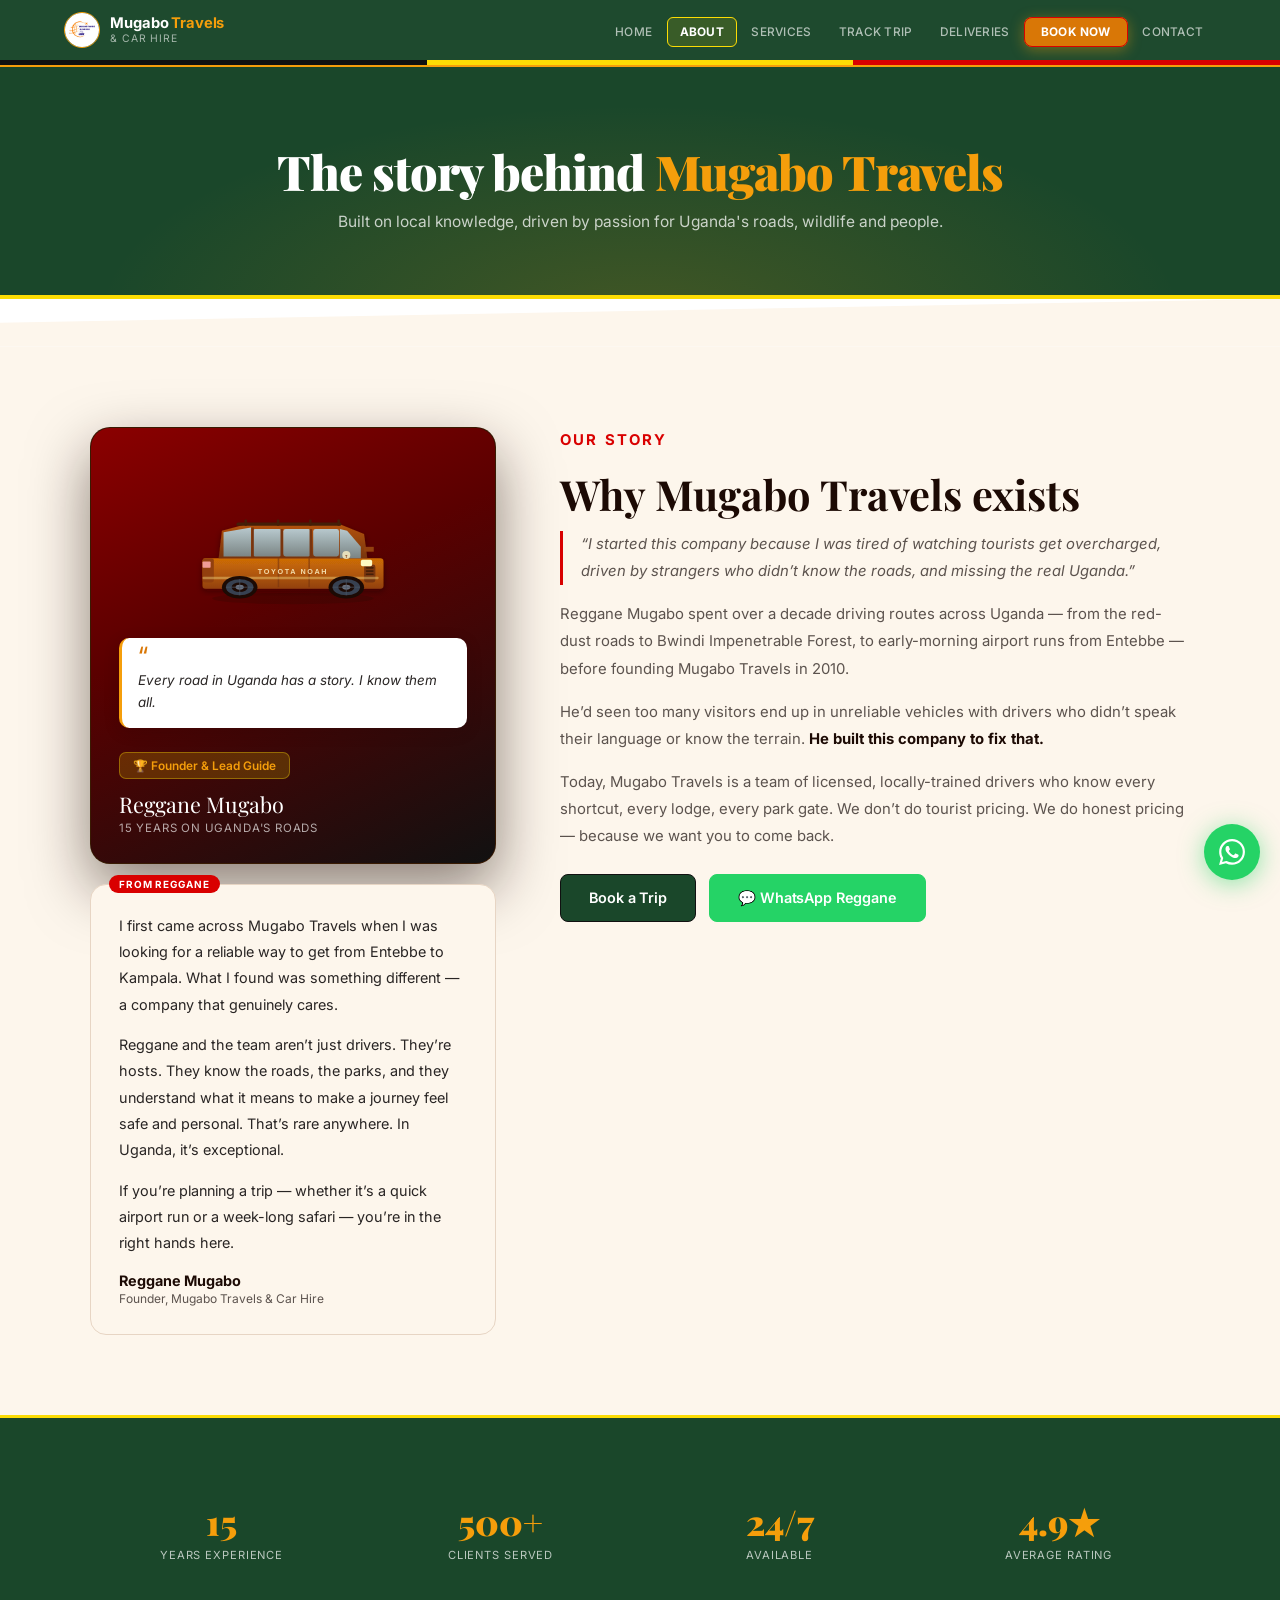
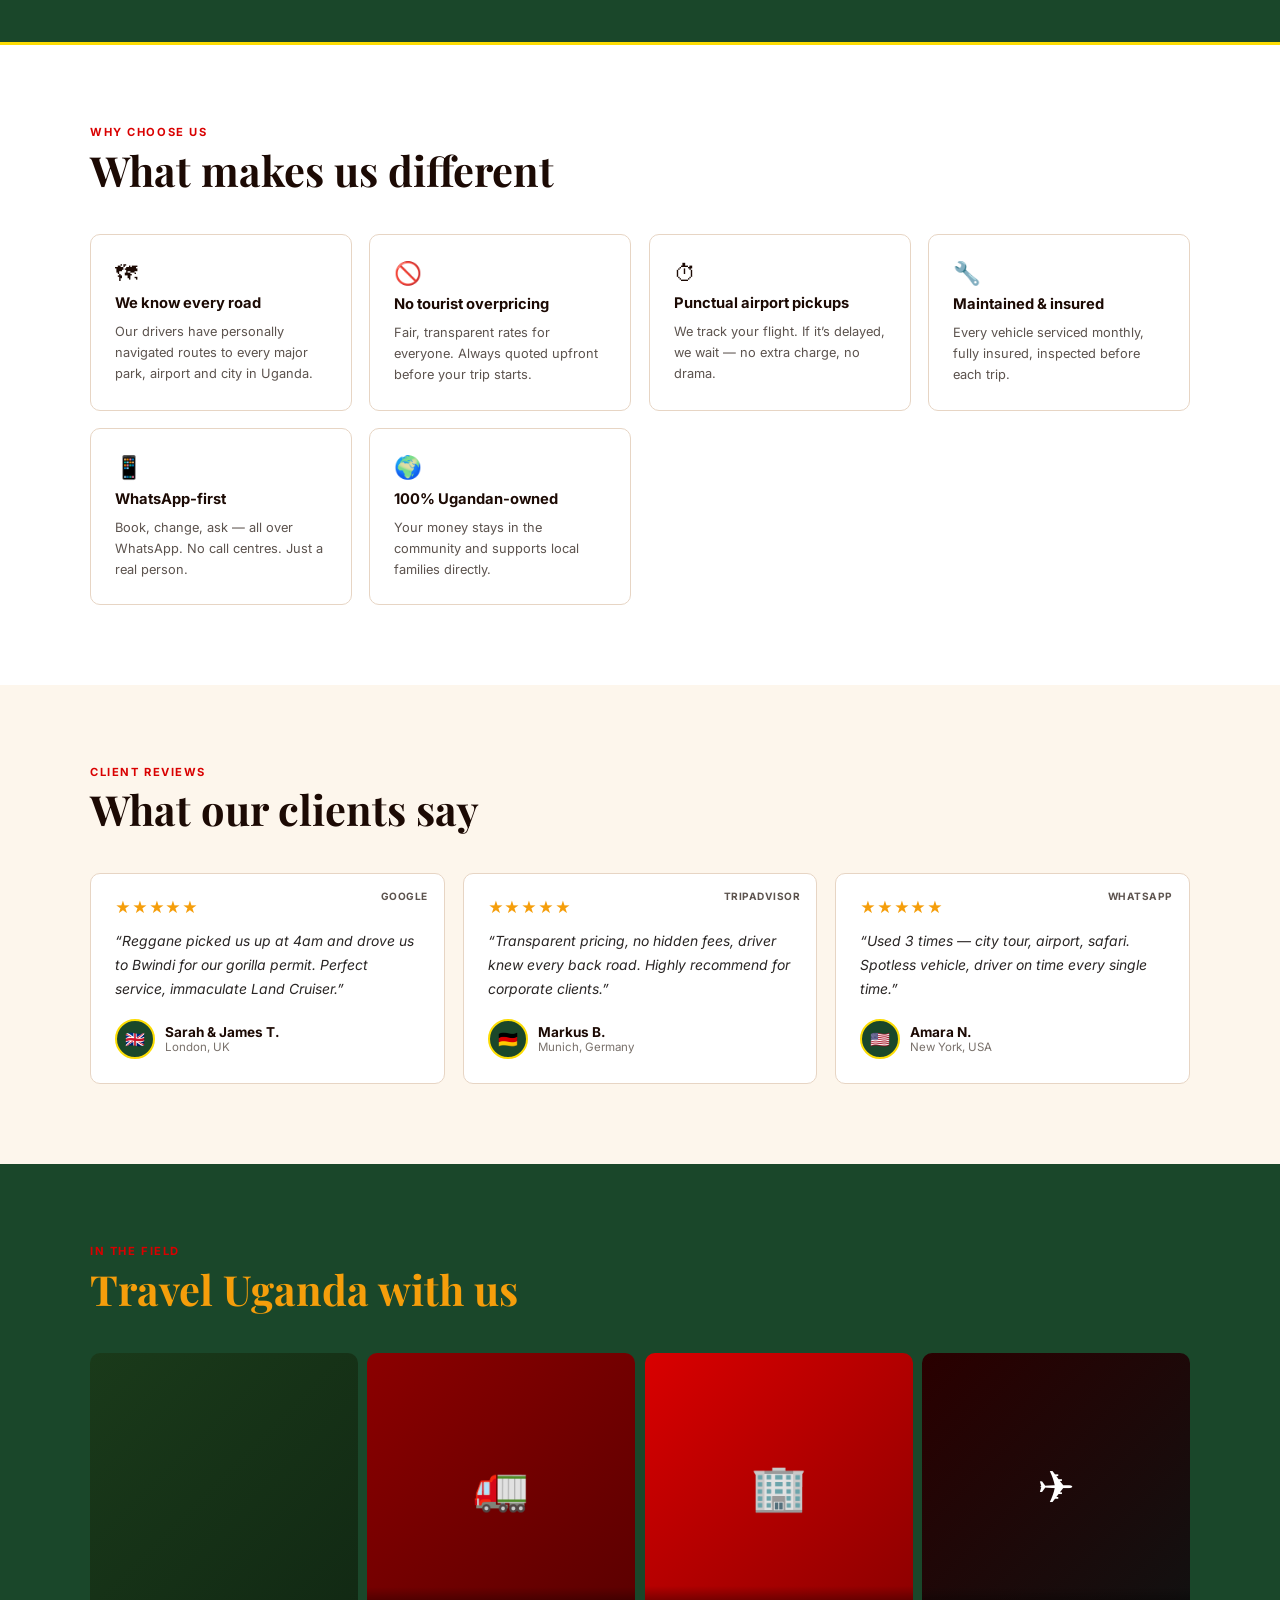
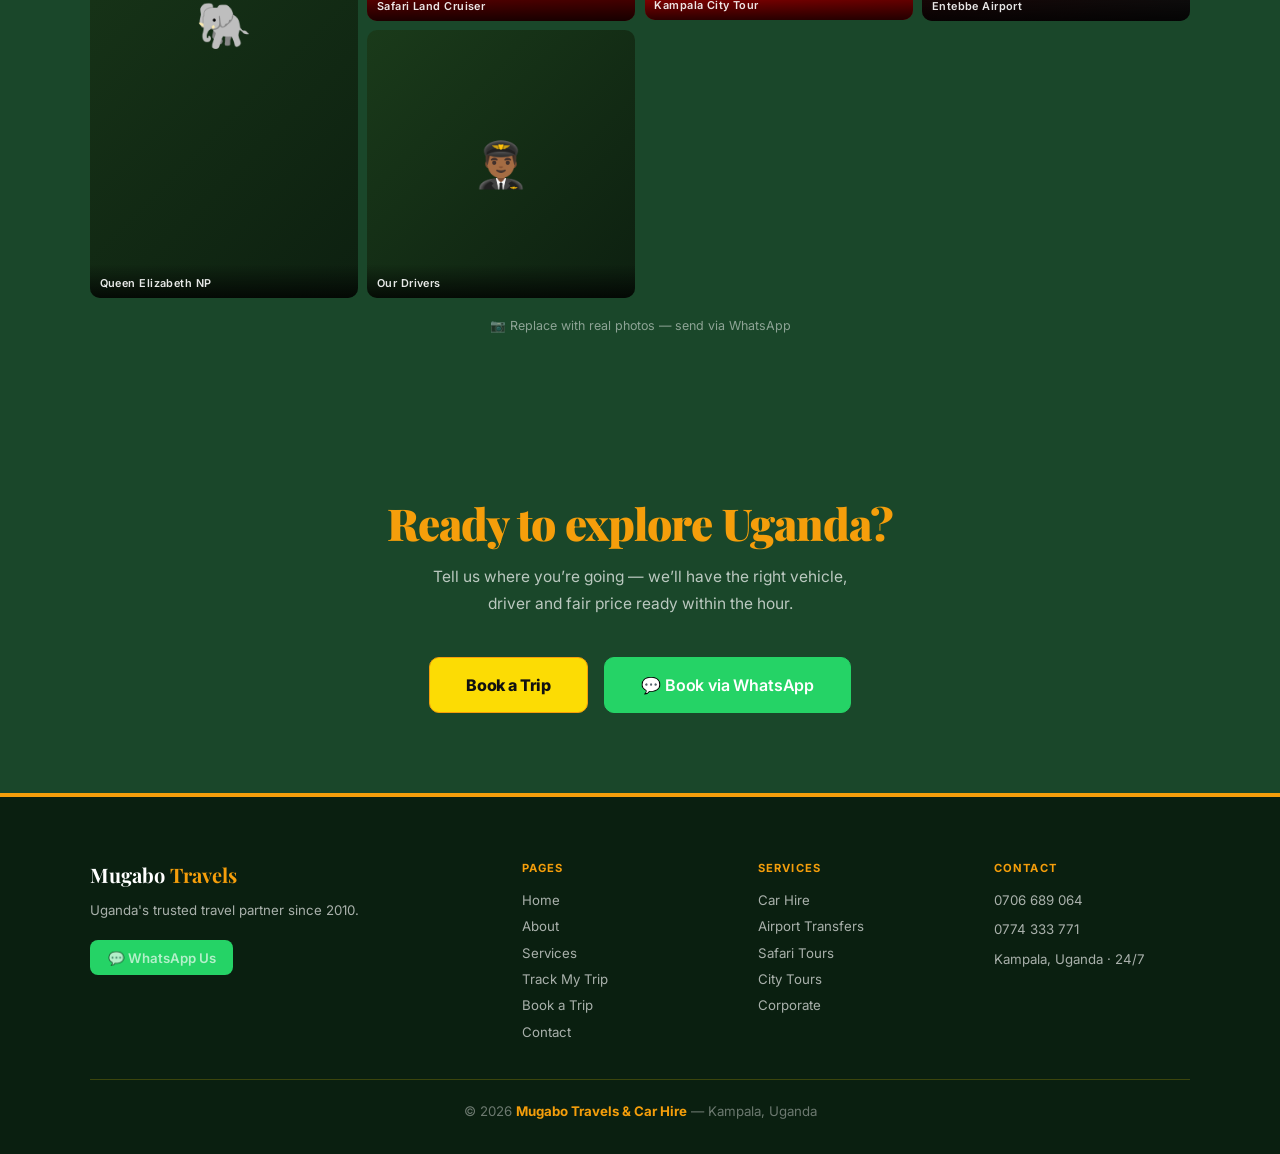
<file: about.html>
<!DOCTYPE html>
<html lang="en">
<head>
<meta charset="UTF-8"><meta name="viewport" content="width=device-width,initial-scale=1.0">
<meta name="description" content="Learn the story of Mugabo Travels & Car Hire, founded by Reggane Mugabo in Kampala, Uganda. 15 years of trusted local travel since 2010.">
<meta name="theme-color" content="#1c0a04">
<meta property="og:title" content="About Us — Reggane Mugabo &amp; the Team | Mugabo Travels &amp; Car Hire">
<meta property="og:description" content="Learn the story of Mugabo Travels & Car Hire, founded by Reggane Mugabo in Kampala, Uganda. 15 years of trusted local travel since 2010.">
<meta property="og:type" content="website">
<meta property="og:image" content="https://mugabotravels.com/og-image.jpg">
<meta property="og:site_name" content="Mugabo Travels &amp; Car Hire">
<meta name="twitter:card" content="summary_large_image">
<title>About Us — Reggane Mugabo &amp; the Team | Mugabo Travels &amp; Car Hire</title>
<link rel="preconnect" href="https://fonts.googleapis.com">
<link href="https://fonts.googleapis.com/css2?family=Inter:wght@300;400;500;600;700;800&family=Playfair+Display:wght@700;900&display=swap" rel="stylesheet">
<script type="application/ld+json">
{"@context":"https://schema.org","@type":"TravelAgency","name":"Mugabo Travels & Car Hire",
"description":"Uganda trusted car hire, airport transfers, safaris and city tours since 2010.",
"url":"https://mugabotravels.com","telephone":"+256706689064",
"address":{"@type":"PostalAddress","addressLocality":"Kampala","addressCountry":"UG"},
"openingHours":"Mo-Su 00:00-24:00","priceRange":"$$",
"aggregateRating":{"@type":"AggregateRating","ratingValue":"4.9","reviewCount":"127"}}
</script>
<style>

/* ══════════════════════════════════════════════
   UGANDA FLAG PALETTE OVERRIDE
   Black · Yellow · Red  (Ugandan national colours)
   ══════════════════════════════════════════════ */
:root {
  --ug-green:  #1a472a;
  --ug-green-m:#276237;
  --ug-amber:  #F59E0B;
  --ug-amber-d:#D97706;

  --navy:        #8B0000;   /* deep crimson — secondary brand */
  --navy-d:      #111111;   /* near-black (replaces navy-deep) */
  --navy-m:      #C00000;   /* mid red */
  --orange:      #FCDC04;   /* Uganda gold / yellow — primary CTA */
  --orange-d:    #E8C800;   /* darker gold */
  --orange-lt:   #FFFBE6;   /* pale gold tint */
  --green:       #25D366;   /* WhatsApp green — keep */
  --black:       #111111;   /* site near-black */
  --off-white:   #FAFAF7;   /* clean neutral background */
  --white:       #FFFFFF;
  --gray:        #555555;   /* AA-pass on white */
  --gray-lt:     #888888;   /* secondary text — AA on white */
  --gray-dk:     #222222;
  --bdr:         #E0E0E0;
  --bdr-dk:      #2A2A2A;
  --r:           10px;
  --rl:          16px;
  --sh:          0 4px 20px rgba(0,0,0,.12);
  --sh-lg:       0 12px 44px rgba(0,0,0,.18);
  --f:           'Inter', system-ui, -apple-system, sans-serif;
  --fh:          'Playfair Display', Georgia, serif;

  /* Uganda flag stripe references */
  --ug-black:    #111111;
  --ug-amber:    #F59E0B;
  --ug-yellow:   #FCDC04;
  --ug-red:      #D90000;
}

/* ── NAVBAR — black with gold accent ── */
.site-header {
  background: rgba(26,71,42,.98) !important;
  border-bottom: 2px solid var(--ug-amber, #F59E0B) !important;
}
.nav-brand img { border-color: var(--ug-amber, #F59E0B) !important; }
.brand-main em { color: var(--ug-amber, #F59E0B) !important; }
.brand-sub { color: rgba(255,255,255,.6) !important; }
.nav-links a { color: rgba(255,255,255,.65) !important; }
.nav-links a:hover,
.nav-links a[aria-current="page"] {
  color: #fff !important;
  background: rgba(252,220,4,.12) !important;
}
.nav-links a[aria-current="page"] {
  border: 1.5px solid var(--ug-yellow) !important;
}
.nav-links .nav-book {
  background: var(--ug-amber, #F59E0B) !important;
  color: #1a1a1a !important;
  box-shadow: 0 3px 14px rgba(245,158,11,.4) !important;
  border-color: var(--ug-red) !important;
}
.nav-links .nav-book:hover { background: #B00000 !important; }

/* ── UGANDA FLAG STRIPE on hero ── */
.hero-left {
  background: var(--ug-green, #1a472a) !important;
  border-right: 4px solid var(--ug-yellow) !important;
}
.hero-left::before {
  background: radial-gradient(ellipse at 0% 90%,rgba(217,0,0,.1),transparent 60%) !important;
}
.hero-eyebrow {
  background: rgba(252,220,4,.15) !important;
  border-color: rgba(252,220,4,.35) !important;
  color: var(--ug-amber, #F59E0B) !important;
}
.hero h1 span { color: var(--ug-amber, #F59E0B) !important; }
.tp-dot { background: var(--ug-yellow) !important; }

/* ── BOOKING WIDGET — clean white card on black ── */
.bw { box-shadow: 0 20px 60px rgba(0,0,0,.35) !important; }
.bw-tab.active {
  color: var(--ug-black) !important;
  border-bottom-color: var(--ug-red) !important;
  font-weight: 700 !important;
}
.bw-field:focus-within {
  border-color: var(--ug-red) !important;
  box-shadow: 0 0 0 3px rgba(245,158,11,.12) !important;
}
.bw-dt:focus-within { border-color: var(--ug-red) !important; }
.bw-return:hover { border-color: var(--ug-red) !important; color: var(--ug-red) !important; }
.bw-return.active { border-color: var(--ug-red) !important; color: var(--ug-red) !important; }
.pax-btn:hover { border-color: var(--ug-red) !important; color: var(--ug-red) !important; }
.bw-go {
  background: var(--ug-red) !important;
  color: #fff !important;
}
.bw-go:hover { background: #B00000 !important; transform: translateY(-1px); }

/* ── BUTTONS ── */
.btn-dark {
  background: var(--ug-green, #1a472a) !important;
  border-color: var(--ug-black) !important;
  color: #fff !important;
}
.btn-dark:hover { background: #2a2a2a !important; }
.btn-o {
  background: var(--ug-yellow) !important;
  border-color: var(--ug-amber, #F59E0B) !important;
  color: var(--ug-black) !important;
  font-weight: 800 !important;
}
.btn-o:hover { background: var(--ug-red) !important; border-color: var(--ug-red) !important; color: #fff !important; }

/* Primary action buttons — red */
.bk-card-head { background: var(--ug-green, #1a472a) !important; }
.step-badge { background: var(--ug-yellow) !important; color: var(--ug-black) !important; }
.step.active .step-num { border-color: var(--ug-red) !important; background: var(--ug-red) !important; color: #fff !important; }
.step.done .step-num { border-color: var(--ug-black) !important; background: var(--ug-green, #1a472a) !important; }
.step.active .step-label { color: var(--ug-red) !important; }
.tt-card.selected { border-color: var(--ug-red) !important; background: rgba(217,0,0,.06) !important; box-shadow: 0 0 0 3px rgba(217,0,0,.15) !important; }
.tt-card:hover { border-color: var(--ug-red) !important; background: rgba(217,0,0,.04) !important; }
.veh-card.selected { border-color: var(--ug-red) !important; background: rgba(217,0,0,.06) !important; }
.veh-card:hover { border-color: var(--ug-red) !important; }

/* Booking "next" buttons */
.bk-nav .btn-o,
button.btn-o { background: var(--ug-red) !important; border-color: var(--ug-red) !important; color: #fff !important; }
.wa-confirm-btn { box-shadow: 0 4px 20px rgba(37,211,102,.4) !important; }

/* Form focus states */
.inp:focus,.sel:focus,.txta:focus { border-color: var(--ug-red) !important; box-shadow: 0 0 0 3px rgba(217,0,0,.1) !important; }
.inp.valid,.sel.valid { border-color: #22c55e !important; }
.inp.invalid,.inp.has-error,.sel.invalid { border-color: var(--ug-red) !important; }

/* ── PAGE HERO ── */
.page-hero { background: var(--ug-green, #1a472a) !important; border-bottom: 4px solid var(--ug-yellow) !important; }
.page-hero::before { background: radial-gradient(ellipse at 50% 110%,rgba(245,158,11,.18),transparent 60%) !important; }
.page-hero h1 span { color: var(--ug-amber, #F59E0B) !important; }
.page-hero p { color: rgba(255,255,255,.75) !important; }
.ph-slice { background: #fff !important; }
.ph-slice-alt { background: var(--off-white) !important; }

/* ── ABOUT PAGE ── */
.fc-bg { background: linear-gradient(155deg,#8B0000 0%,#5a0000 40%,#111111 100%) !important; }
.fc-quote-card { border-left-color: var(--ug-amber, #F59E0B) !important; }
.fc-tag {
  background: rgba(252,220,4,.18) !important;
  border-color: rgba(252,220,4,.35) !important;
  color: var(--ug-amber, #F59E0B) !important;
}
.reggane-msg::before { background: var(--ug-red) !important; color: #fff !important; }
.lead-q { border-left-color: var(--ug-red) !important; }
.why-card:hover { border-color: var(--ug-red) !important; }

/* ── UGANDA FLAG STRIPE ACCENT — nav bottom border ── */
/* 3-stripe flag bar under nav: black | yellow | red */
.site-header::after {
  content: "";
  display: block;
  height: 5px;
  background: linear-gradient(to right,
    var(--ug-black) 0%, var(--ug-black) 33.33%,
    var(--ug-yellow) 33.33%, var(--ug-yellow) 66.66%,
    var(--ug-red) 66.66%, var(--ug-red) 100%
  );
}

/* ── STATS STRIP ── */
.stats-strip { background: var(--ug-green, #1a472a) !important; border-top: 3px solid var(--ug-yellow) !important; border-bottom: 3px solid var(--ug-yellow) !important; }
.stats-strip .sw { border: none !important; padding: 2.5rem 0 !important; }
.sn { color: var(--ug-amber, #F59E0B) !important; }
.sl { color: rgba(255,255,255,.7) !important; }

/* ── TRUST BADGES ── */
.trust-badge:hover { border-color: var(--ug-red) !important; }
.trust-icon { background: rgba(217,0,0,.08) !important; border-color: rgba(217,0,0,.2) !important; }

/* ── TESTIMONIALS ── */
.t-card:hover { border-color: var(--ug-red) !important; }
.t-stars { color: var(--ug-amber, #F59E0B) !important; }
.t-av { background: var(--ug-green, #1a472a) !important; border: 2px solid var(--ug-yellow) !important; }

/* ── SECTION TAGS ── */
.sh { color: var(--ug-red) !important; }

/* ── FEAT CARDS ── */
.feat-card:hover { border-color: var(--ug-red) !important; }
.feat-card:hover .feat-icon { background: var(--ug-green, #1a472a) !important; }
.feat-icon { background: rgba(217,0,0,.08) !important; border-color: rgba(217,0,0,.15) !important; }

/* ── CTA BAND ── */
.cta-band { background: var(--ug-green, #1a472a) !important; border-top: none !important; }
.cta-band h2 { color: var(--ug-amber, #F59E0B) !important; }
.cta-band p { color: rgba(255,255,255,.7) !important; }
.cta-band .btn-dark {
  background: var(--ug-yellow) !important;
  color: var(--ug-black) !important;
  border-color: var(--ug-amber, #F59E0B) !important;
  font-weight: 800 !important;
}
.cta-band .btn-dark:hover { background: #E8C800 !important; }
.cta-band .btn-out {
  background: rgba(255,255,255,.08) !important;
  color: #fff !important;
  border-color: rgba(255,255,255,.3) !important;
}
.cta-band .btn-out:hover { border-color: var(--ug-amber, #F59E0B) !important; color: var(--ug-amber, #F59E0B) !important; }

/* ── FOOTER ── */
.site-footer {
  background: #0a1f10 !important;
  border-top: 4px solid #F59E0B !important;
}
.footer-brand em { color: var(--ug-amber, #F59E0B) !important; }
.site-footer h4 { color: var(--ug-amber, #F59E0B) !important; }
.site-footer a:hover { color: var(--ug-amber, #F59E0B) !important; }
.f-bottom { border-top-color: rgba(252,220,4,.2) !important; }
.f-bottom strong { color: var(--ug-amber, #F59E0B) !important; }

/* ── WA FAB ── stays green ── */
/* ── TRACKING ── */
.bk-hero, .track-hero, .bk-hero { border-bottom: 4px solid var(--ug-yellow) !important; }

/* ── SERVICES / FLEET ── */
.svc-big:hover { border-color: var(--ug-red) !important; }
.svc-big-icon { background: rgba(217,0,0,.08) !important; border-color: rgba(217,0,0,.15) !important; }
.svc-big:hover .svc-big-icon { background: var(--ug-green, #1a472a) !important; }
.fleet-card:hover { border-color: var(--ug-amber, #F59E0B) !important; }
.fv-top { background: var(--ug-green, #1a472a) !important; }
.fv-badge {
  background: rgba(252,220,4,.2) !important;
  border-color: rgba(252,220,4,.35) !important;
  color: var(--ug-amber, #F59E0B) !important;
}

/* ── PHOTO GRID ── */
.p2 { background: linear-gradient(135deg,#8B0000,#5a0000) !important; }
.p3 { background: linear-gradient(135deg,#D90000,#8B0000) !important; }
.p4 { background: linear-gradient(135deg,#2a0000,#111111) !important; }

/* ── CONTACT ── */
.ct-card, .contact-info-card, .cic { background: var(--ug-green, #1a472a) !important; border: 1px solid rgba(252,220,4,.2) !important; }
.ct-card h3, .contact-info-card h3 { color: var(--ug-amber, #F59E0B) !important; }
.cdi, .cd-icon { background: rgba(252,220,4,.15) !important; }
.wa-link2:hover,.wa-l2:hover { opacity:.88; }

/* ── DARK SECTION ── */
.section.dark { background: var(--ug-green, #1a472a) !important; }
.section.dark .st { color: var(--ug-amber, #F59E0B) !important; }

/* ── TRACKING TIMELINE ── */
.tl-step.active .tl-icon {
  background: var(--ug-red) !important;
  border-color: var(--ug-red) !important;
  box-shadow: 0 0 0 4px rgba(217,0,0,.2), 0 0 0 8px rgba(217,0,0,.08) !important;
}
.tl-step.done .tl-icon { background: var(--ug-green, #1a472a) !important; border-color: var(--ug-black) !important; }
.tl-step.done::before { background: var(--ug-green, #1a472a) !important; }
.tl-step.active::before { background: linear-gradient(var(--ug-black),var(--bdr)) !important; }
.sc-head { background: var(--ug-green, #1a472a) !important; border-bottom: 2px solid var(--ug-amber, #F59E0B) !important; }
.sc-badge { background: var(--ug-yellow) !important; color: var(--ug-black) !important; }

/* ── DEMO STEP BUTTONS (tracking) ── */
.demo-step-btn.active { border-color: var(--ug-red) !important; color: var(--ug-red) !important; background: rgba(217,0,0,.08) !important; }
.lookup-btn { background: var(--ug-green, #1a472a) !important; border: 2px solid var(--ug-yellow) !important; color: #fff !important; }
.lookup-btn:hover { background: var(--ug-red) !important; border-color: var(--ug-red) !important; }

/* ── FOCUS RING ── yellow, high visibility ── */
.btn:focus-visible, a:focus-visible, input:focus-visible, select:focus-visible {
  outline: 3px solid var(--ug-yellow) !important;
  outline-offset: 3px !important;
}

/* ═══════════════════════════════════════════════
   MUGABO TRAVELS — Design System (Warm Palette)
   ═══════════════════════════════════════════════ */

/* RESET */
*,*::before,*::after{margin:0;padding:0;box-sizing:border-box}
html{scroll-behavior:smooth;-webkit-text-size-adjust:100%}
body{font-family:var(--f);color:var(--black);background:#fff;overflow-x:hidden}
img{max-width:100%;height:auto;display:block}
a{color:inherit;text-decoration:none}
ul{list-style:none}
button,input,select,textarea{font-family:var(--f)}

/* TOKENS — single source, warm Ugandan palette */
:root{
  --navy:     #7c2d12;
  --navy-d:   #1c0a04;
  --navy-m:   #9a3412;
  --orange:   #d97706;
  --orange-d: #b45309;
  --orange-lt:#fef3c7;
  --green:    #25D366;
  --black:    #1c0a04;
  --off-white:#fdf6ec;
  --white:    #fffdf7;
  /* FIXED: raised contrast — was .38/.48 which failed WCAG AA */
  --gray:     #5c534e;   /* raised from #71717a — now 5.2:1 on white */
  --gray-lt:  #79716b;   /* raised from #a1a1aa — now 4.6:1 on white */
  --gray-dk:  #292524;
  --bdr:      #e7d5c4;
  --bdr-dk:   #3d1e0f;
  --r:        10px;
  --rl:       16px;
  --sh:       0 4px 20px rgba(124,45,18,.12);
  --sh-lg:    0 12px 44px rgba(124,45,18,.18);
  --f:        'Inter',system-ui,-apple-system,sans-serif;
  --fh:       'Playfair Display',Georgia,serif;
}

/* SKIP-TO-CONTENT (accessibility) */
.skip-link{
  position:absolute;top:-100px;left:1rem;z-index:9999;
  background:var(--orange);color:#fff;padding:.6rem 1.2rem;
  border-radius:0 0 8px 8px;font-weight:700;font-size:.9rem;
  transition:top .2s;text-decoration:none
}
.skip-link:focus{top:0}

/* NAVBAR */
.site-header{
  position:sticky;top:0;z-index:200;
  background:rgba(28,10,4,.97);backdrop-filter:blur(16px);-webkit-backdrop-filter:blur(16px);
  border-bottom:1px solid rgba(217,119,6,.12)
}
.navbar{
  max-width:1200px;margin:0 auto;padding:.75rem 1.5rem;
  display:flex;align-items:center;justify-content:space-between;
  gap:1rem;position:relative
}
.nav-brand{display:flex;align-items:center;gap:.65rem;flex-shrink:0}
.nav-brand img{
  width:36px;height:36px;border-radius:50%;object-fit:contain;
  border:1.5px solid rgba(217,119,6,.6)
}
.brand-text{display:flex;flex-direction:column;line-height:1.2}
.brand-main{font-size:.92rem;font-weight:700;color:#fff;letter-spacing:-.01em}
.brand-main em{color:var(--orange);font-style:normal}
.brand-sub{font-size:.65rem;color:rgba(255,255,255,.65);letter-spacing:.08em;text-transform:uppercase}
.nav-toggle{
  display:none;flex-direction:column;justify-content:space-between;
  width:28px;height:20px;background:none;border:none;cursor:pointer;padding:0
}
.nav-toggle span{display:block;width:100%;height:2px;background:#fff;border-radius:2px;transition:all .25s}
.nav-toggle.active span:nth-child(1){transform:translateY(9px) rotate(45deg)}
.nav-toggle.active span:nth-child(2){opacity:0}
.nav-toggle.active span:nth-child(3){transform:translateY(-9px) rotate(-45deg)}
.nav-links{display:flex;align-items:center;gap:.1rem}
.nav-links a{
  color:rgba(255,255,255,.7);font-size:.74rem;font-weight:500;
  letter-spacing:.02em;text-transform:uppercase;
  padding:.45rem .75rem;border-radius:6px;
  transition:all .2s;border:1.5px solid transparent
}
.nav-links a:hover,.nav-links a[aria-current="page"]{color:#fff;background:rgba(255,255,255,.09)}
.nav-links a[aria-current="page"]{font-weight:700}
.nav-links .nav-book{
  background:var(--orange) !important;color:#fff !important;
  font-weight:700;border-radius:8px;padding:.45rem 1rem;
  box-shadow:0 3px 12px rgba(217,119,6,.4)
}
.nav-links .nav-book:hover{background:var(--orange-d) !important}

/* LAYOUT */
.section{padding:5rem 1.5rem}
.section.sm{padding:3rem 1.5rem}
.section.alt{background:var(--off-white)}
.section.dark{background:var(--black);color:#fff}
.sw{max-width:1100px;margin:0 auto}
.sh{
  font-size:.7rem;font-weight:700;letter-spacing:.14em;
  text-transform:uppercase;color:var(--orange);margin-bottom:.4rem
}
.st{
  font-family:var(--fh);font-size:clamp(1.75rem,4vw,2.6rem);
  font-weight:700;line-height:1.15;margin-bottom:.85rem
}
.sd{color:var(--gray);font-size:.97rem;line-height:1.72;max-width:520px;margin-bottom:2rem}
.dark .sh{color:var(--orange)}
.dark .st{color:#fff}
.dark .sd{color:rgba(255,255,255,.75)}

/* BUTTONS */
.btn{
  display:inline-flex;align-items:center;justify-content:center;gap:.45rem;
  padding:.8rem 1.75rem;border-radius:8px;font-weight:600;font-size:.9rem;
  border:1.5px solid transparent;cursor:pointer;transition:all .22s;
  min-height:48px;font-family:var(--f);white-space:nowrap;
  text-decoration:none;-webkit-tap-highlight-color:transparent;letter-spacing:-.01em
}
.btn-dark{background:var(--black);color:#fff;border-color:var(--black)}
.btn-dark:hover{background:#3d1e0f;transform:translateY(-1px)}
.btn-o{background:var(--orange);color:#fff;border-color:var(--orange)}
.btn-o:hover{background:var(--orange-d);transform:translateY(-1px)}
.btn-out{background:transparent;color:var(--black);border-color:var(--bdr)}
.btn-out:hover{border-color:var(--black)}
.btn-out-w{background:transparent;color:#fff;border-color:rgba(255,255,255,.45)}
.btn-out-w:hover{border-color:#fff;background:rgba(255,255,255,.1)}
.btn-wa{background:var(--green);color:#fff;border-color:var(--green)}
.btn-wa:hover{opacity:.88;transform:translateY(-1px)}
.btn-full{width:100%}
.btn-sm{padding:.6rem 1.1rem;font-size:.82rem;min-height:40px}
.btn-lg{padding:1rem 2.25rem;font-size:1rem;min-height:56px;border-radius:10px}
/* Focus visible for keyboard nav */
.btn:focus-visible,a:focus-visible{
  outline:2px solid var(--orange);outline-offset:3px;border-radius:6px
}

/* GRIDS */
.g2{display:grid;grid-template-columns:1fr 1fr;gap:1.5rem}
.g3{display:grid;grid-template-columns:repeat(3,1fr);gap:1.5rem}
.g4{display:grid;grid-template-columns:repeat(4,1fr);gap:1.25rem}
.ga{display:grid;grid-template-columns:repeat(auto-fit,minmax(260px,1fr));gap:1.25rem}

/* FORMS — with validation states */
.fg{margin-bottom:.9rem;position:relative}
.fg label{
  display:block;font-size:.74rem;font-weight:600;color:var(--gray-dk);
  margin-bottom:.35rem;letter-spacing:.03em
}
.fg label .req{color:#c0392b;margin-left:2px;font-weight:700}
.inp,.sel,.txta{
  width:100%;padding:.82rem 1rem;border:1.5px solid var(--bdr);
  border-radius:8px;font-family:var(--f);font-size:.95rem;
  color:var(--black);background:#fff;outline:none;
  transition:border-color .2s,box-shadow .2s;
  min-height:48px;-webkit-appearance:none
}
.inp::placeholder{color:var(--gray-lt)}
.inp:focus,.sel:focus,.txta:focus{
  border-color:var(--orange);box-shadow:0 0 0 3px rgba(217,119,6,.14)
}
/* Validation states */
.inp.valid,.sel.valid{border-color:#22c55e}
.inp.invalid,.sel.invalid{border-color:#ef4444;box-shadow:0 0 0 3px rgba(239,68,68,.1)}
.field-error{
  display:none;font-size:.72rem;color:#dc2626;margin-top:.3rem;
  font-weight:600;padding-left:.1rem
}
.fg.has-error .field-error{display:block}
.fg.has-error .inp,.fg.has-error .sel{border-color:#ef4444;box-shadow:0 0 0 3px rgba(239,68,68,.1)}
.txta{resize:vertical;min-height:100px}
.sel{
  cursor:pointer;
  background-image:url("data:image/svg+xml,%3Csvg xmlns='http://www.w3.org/2000/svg' width='12' height='7' viewBox='0 0 12 7'%3E%3Cpath stroke='%235c534e' stroke-width='1.5' fill='none' d='M1 1l5 4 5-4'/%3E%3C/svg%3E");
  background-repeat:no-repeat;background-position:right .9rem center;padding-right:2.5rem
}

/* SUCCESS MESSAGE */
.form-success{
  display:none;background:#f0fdf4;border:1.5px solid #86efac;
  border-radius:var(--rl);padding:1.75rem;text-align:center;
  animation:fadeIn .35s ease
}
.form-success.visible{display:block}
@keyframes fadeIn{from{opacity:0;transform:translateY(-8px)}to{opacity:1;transform:none}}
.form-success h3{font-family:var(--fh);color:#15803d;font-size:1.2rem;margin-bottom:.4rem}
.form-success p{color:#166534;font-size:.88rem;line-height:1.65}

/* CARDS */
.card{
  background:#fff;border-radius:var(--rl);
  border:1px solid var(--bdr);box-shadow:var(--sh);
  overflow:hidden;transition:all .25s
}
.card:hover{transform:translateY(-4px);box-shadow:var(--sh-lg)}

/* WA FAB */
.wa-fab{
  position:fixed;bottom:1.25rem;right:1.25rem;z-index:300;
  width:56px;height:56px;background:var(--green);border-radius:50%;
  display:flex;align-items:center;justify-content:center;
  box-shadow:0 4px 24px rgba(37,211,102,.5);transition:all .22s;
  -webkit-tap-highlight-color:transparent
}
.wa-fab:hover{transform:scale(1.1)}
.wa-pill{
  display:inline-flex;align-items:center;gap:.45rem;
  background:var(--green);color:#fff;padding:.6rem 1.1rem;
  border-radius:8px;font-size:.82rem;font-weight:600
}
.wa-pill:hover{opacity:.88}

/* STATS STRIP */
.stats-strip{background:#2d0f05;padding:2.5rem 1.5rem}
.stats-strip .sw{
  display:grid;grid-template-columns:repeat(4,1fr);
  text-align:center;gap:1rem;
  border-top:1px solid rgba(217,119,6,.2);
  border-bottom:1px solid rgba(217,119,6,.2);padding:2.5rem 0
}
.sn{font-family:var(--fh);font-size:2.2rem;font-weight:900;color:var(--orange)}
.sl{font-size:.7rem;color:rgba(255,255,255,.65);text-transform:uppercase;letter-spacing:.08em;margin-top:3px}

/* TESTIMONIALS */
.t-grid{display:grid;grid-template-columns:repeat(auto-fit,minmax(270px,1fr));gap:1.1rem;margin-top:2.5rem}
.t-card{
  background:#fff;border-radius:var(--r);padding:1.5rem;
  border:1px solid var(--bdr);position:relative;transition:all .25s
}
.t-card:hover{border-color:var(--orange);transform:translateY(-2px);box-shadow:var(--sh)}
.t-stars{color:var(--orange);font-size:.95rem;margin-bottom:.8rem;letter-spacing:.05em}
.t-text{font-size:.87rem;color:var(--gray-dk);font-style:italic;line-height:1.72;margin-bottom:1.1rem}
.t-auth{display:flex;align-items:center;gap:.65rem}
.t-av{
  width:40px;height:40px;border-radius:50%;background:var(--navy);
  display:flex;align-items:center;justify-content:center;font-size:1rem;flex-shrink:0
}
.t-name{font-weight:700;font-size:.85rem;color:var(--black)}
.t-from{font-size:.72rem;color:var(--gray-lt)}
.t-plat{
  position:absolute;top:1rem;right:1rem;
  font-size:.63rem;font-weight:700;color:var(--gray);
  text-transform:uppercase;letter-spacing:.05em
}

/* CTA BAND */
.cta-band{
  background:var(--off-white);padding:5rem 1.5rem;
  text-align:center;border-top:1px solid var(--bdr)
}
.cta-band h2{
  font-family:var(--fh);font-size:clamp(1.75rem,4vw,2.75rem);
  font-weight:900;color:var(--black);margin-bottom:.75rem;letter-spacing:-.02em
}
.cta-band p{color:var(--gray);max-width:460px;margin:0 auto 2.5rem;line-height:1.72;font-size:.97rem}
.cta-btns{display:flex;gap:1rem;justify-content:center;flex-wrap:wrap}

/* PAGE HERO */
.page-hero{
  background:var(--navy-d);padding:4.5rem 1.5rem 4rem;
  position:relative;overflow:hidden;text-align:center
}
.page-hero::before{
  content:"";position:absolute;inset:0;
  background:radial-gradient(ellipse at 50% 110%,rgba(217,119,6,.15),transparent 60%)
}
.page-hero h1{
  font-family:var(--fh);font-size:clamp(2rem,5vw,3rem);
  font-weight:900;color:#fff;position:relative;letter-spacing:-.02em;margin-bottom:.55rem
}
.page-hero h1 span{color:var(--orange)}
.page-hero p{color:rgba(255,255,255,.75);position:relative;font-size:.97rem}
.ph-slice{height:48px;background:#fff;clip-path:polygon(0 50%,100% 0,100% 100%,0 100%)}
.ph-slice-alt{height:48px;background:var(--off-white);clip-path:polygon(0 50%,100% 0,100% 100%,0 100%)}

/* FOOTER */
.site-footer{background:#1c0a04;color:rgba(255,255,255,.65);padding:4rem 1.5rem 1.5rem}
.footer-inner{
  max-width:1100px;margin:0 auto 2rem;
  display:grid;grid-template-columns:2fr 1fr 1fr 1fr;gap:2.5rem
}
.footer-brand{font-family:var(--fh);font-size:1.25rem;font-weight:700;color:#fff;margin-bottom:.65rem}
.footer-brand em{color:var(--orange);font-style:normal}
.site-footer p{font-size:.83rem;line-height:1.75;margin-bottom:.4rem}
.site-footer h4{color:#fff;font-size:.7rem;letter-spacing:.1em;text-transform:uppercase;margin-bottom:.85rem}
.f-col ul li{margin-bottom:.4rem}
.site-footer a{color:rgba(255,255,255,.65);font-size:.83rem;transition:color .2s}
.site-footer a:hover{color:var(--orange)}
.f-bottom{
  max-width:1100px;margin:0 auto;padding-top:1.25rem;
  border-top:1px solid rgba(217,119,6,.12);
  font-size:.75rem;color:rgba(255,255,255,.4);text-align:center
}
.f-bottom strong{color:var(--orange)}

/* TRUST BADGES */
.trust-grid{display:grid;grid-template-columns:repeat(auto-fit,minmax(180px,1fr));gap:1rem;margin-top:2.5rem}
.trust-badge{
  display:flex;align-items:center;gap:.75rem;padding:1rem;
  border:1px solid var(--bdr);border-radius:var(--r);background:#fff;
  transition:all .2s
}
.trust-badge:hover{border-color:var(--orange);box-shadow:var(--sh)}
.trust-icon{
  width:42px;height:42px;border-radius:10px;
  background:var(--orange-lt);border:1px solid rgba(217,119,6,.2);
  display:flex;align-items:center;justify-content:center;
  font-size:1.2rem;flex-shrink:0
}
.trust-badge h4{font-weight:700;font-size:.82rem;color:var(--black);margin-bottom:.1rem}
.trust-badge p{font-size:.72rem;color:var(--gray);line-height:1.5}

/* RESPONSIVE */
@media(max-width:900px){
  .g3{grid-template-columns:1fr 1fr}
  .g4{grid-template-columns:1fr 1fr}
  .footer-inner{grid-template-columns:1fr 1fr}
  .stats-strip .sw{grid-template-columns:1fr 1fr}
}
@media(max-width:768px){
  .nav-toggle{display:flex}
  .nav-links{
    display:none;position:absolute;top:calc(100% + .5rem);left:0;right:0;
    flex-direction:column;align-items:stretch;
    background:rgba(28,10,4,.99);padding:.75rem;gap:.15rem;
    border-radius:0 0 var(--r) var(--r);
    border:1px solid rgba(217,119,6,.12);border-top:none
  }
  .nav-links.open{display:flex}
  .nav-links a{padding:.9rem 1rem;font-size:.88rem;border-radius:8px}
}
@media(max-width:600px){
  .g2,.g3,.g4,.ga{grid-template-columns:1fr}
  .section{padding:3rem 1rem}
  .section.sm{padding:2rem 1rem}
  .footer-inner{grid-template-columns:1fr}
}
</style>
<style>
.story-grid{display:grid;grid-template-columns:1fr 1.55fr;gap:4rem;align-items:start}
.founder-card{background:var(--navy-d);border-radius:20px;position:relative;overflow:hidden;border:1px solid rgba(217,119,6,.15);box-shadow:0 24px 60px rgba(28,10,4,.5)}
.fc-bg{position:absolute;inset:0;background:linear-gradient(155deg,#9a3412 0%,#7c2d12 40%,#1c0a04 100%)}
.fc-car{position:absolute;top:0;left:0;right:0;height:52%;display:flex;align-items:center;justify-content:center;padding-top:1.5rem}
.fc-inner{position:relative;z-index:1;padding:52% 1.75rem 1.75rem}
.fc-quote-card{background:#fff;border-radius:var(--r);padding:.9rem 1rem;margin-bottom:1.5rem;border-left:3px solid var(--orange);box-shadow:0 4px 16px rgba(28,10,4,.15)}
.fc-quote-card::before{content:"\201C";font-size:1.75rem;color:var(--orange);line-height:.4;display:block;margin-bottom:.35rem}
.fc-quote-card p{font-size:.84rem;color:var(--gray-dk);line-height:1.65;font-style:italic}
.fc-tag{display:inline-flex;align-items:center;gap:.4rem;background:rgba(217,119,6,.2);border:1px solid rgba(217,119,6,.35);padding:.36rem .8rem;border-radius:7px;font-size:.74rem;color:var(--orange);font-weight:600;margin-bottom:.65rem}
.fc-name{font-family:var(--fh);font-size:1.35rem;color:#fff;margin-bottom:.2rem}
.fc-role{font-size:.72rem;color:rgba(255,255,255,.65);letter-spacing:.07em;text-transform:uppercase}
.reggane-msg{background:var(--off-white);border-radius:var(--rl);padding:1.75rem;border:1px solid var(--bdr);position:relative;margin-top:1.25rem}
.reggane-msg::before{content:"FROM REGGANE";position:absolute;top:-10px;left:1.1rem;background:var(--orange);color:#fff;font-size:.62rem;font-weight:700;letter-spacing:.09em;text-transform:uppercase;padding:.2rem .65rem;border-radius:20px}
.reggane-msg p{font-size:.9rem;color:var(--gray-dk);line-height:1.82;margin-bottom:.9rem}
.reggane-msg p:last-of-type{margin-bottom:1rem}
.reggane-sig{font-weight:700;color:var(--black);font-size:.9rem}
.reggane-sig span{display:block;font-size:.75rem;color:var(--gray);font-weight:400;margin-top:2px}
.lead-q{font-size:1.05rem;color:var(--gray-dk);font-style:italic;border-left:3px solid var(--orange);padding-left:1.1rem;line-height:1.75;margin-bottom:1.25rem}
.story-text p{color:var(--gray);line-height:1.82;margin-bottom:1rem;font-size:.93rem}
.story-text p strong{color:var(--black)}
.btn-row{display:flex;gap:.85rem;flex-wrap:wrap;margin-top:1.5rem}
.why-grid{display:grid;grid-template-columns:repeat(auto-fit,minmax(230px,1fr));gap:1.1rem;margin-top:2.5rem}
.why-card{background:#fff;border-radius:var(--r);padding:1.5rem;border:1px solid var(--bdr);transition:all .25s;display:flex;flex-direction:column;gap:.55rem}
.why-card:hover{border-color:var(--orange);transform:translateY(-3px);box-shadow:var(--sh-lg)}
.why-icon{font-size:1.4rem}.why-card h3{font-weight:700;font-size:.92rem;color:var(--black)}
.why-card p{font-size:.8rem;color:var(--gray);line-height:1.65}
.photo-grid{display:grid;grid-template-columns:repeat(4,1fr);gap:.6rem;margin-top:2.5rem}
.pc{border-radius:10px;overflow:hidden;aspect-ratio:1;display:flex;flex-direction:column;align-items:center;justify-content:center;font-size:2.8rem;position:relative;transition:transform .25s}
.pc:hover{transform:scale(1.03)}.pc.tall{grid-row:span 2;aspect-ratio:auto}
.p1{background:linear-gradient(135deg,#1a3a1a,#0d2010)}.p2{background:linear-gradient(135deg,#7c2d12,#3d0f05)}
.p3{background:linear-gradient(135deg,#92400e,#451f08)}.p4{background:linear-gradient(135deg,#78350f,#3d1a06)}.p5{background:linear-gradient(135deg,#1a3a1a,#0d2010)}
.plbl{position:absolute;bottom:0;left:0;right:0;background:linear-gradient(transparent,rgba(0,0,0,.75));padding:.75rem .6rem .5rem;font-size:.68rem;font-weight:600;color:rgba(255,255,255,.9);letter-spacing:.04em}
@media(max-width:700px){.story-grid{grid-template-columns:1fr}.photo-grid{grid-template-columns:1fr 1fr}.pc.tall{grid-row:span 1;aspect-ratio:1}}
</style>
</head>
<body>
<a href="#main-content" class="skip-link">Skip to main content</a>
<header class="site-header" role="banner">
  <nav class="navbar" aria-label="Main navigation">
    <a href="index.html" class="nav-brand" aria-label="Mugabo Travels home">
      <img src="[data-uri]" alt="Mugabo Travels &amp; Car Hire company logo" width="36" height="36">
      <div class="brand-text"><span class="brand-main">Mugabo <em>Travels</em></span><span class="brand-sub">&amp; Car Hire</span></div>
    </a>
    <button class="nav-toggle" id="navToggle" aria-label="Open navigation menu" aria-expanded="false" aria-controls="navLinks"><span></span><span></span><span></span></button>
    <ul class="nav-links" id="navLinks" role="list">
      <li><a href="index.html">Home</a></li>
      <li><a href="about.html" aria-current="page">About</a></li>
      <li><a href="services.html">Services</a></li>
      <li><a href="tracking.html">Track Trip</a></li>
      <li><a href="deliveries.html">Deliveries</a></li>
      <li><a href="booking.html" class="nav-book">Book Now</a></li>
      <li><a href="contact.html">Contact</a></li>
    </ul>
  </nav>
</header>
<script>
(function(){var btn=document.getElementById('navToggle'),ul=document.getElementById('navLinks');
btn.addEventListener('click',function(){var o=ul.classList.toggle('open');btn.setAttribute('aria-expanded',String(o));btn.classList.toggle('active',o);});
document.addEventListener('click',function(e){if(!e.target.closest('.navbar')){ul.classList.remove('open');btn.classList.remove('active');btn.setAttribute('aria-expanded','false');}});
})();
</script>

<main id="main-content">
<div class="page-hero">
  <h1>The story behind <span>Mugabo Travels</span></h1>
  <p>Built on local knowledge, driven by passion for Uganda's roads, wildlife and people.</p>
</div>
<div class="ph-slice-alt"></div>

<section class="section alt" aria-labelledby="story-h">
  <div class="sw">
    <div class="story-grid">
      <div>
        <div class="founder-card">
          <div class="fc-bg"></div>
          <div class="fc-car" aria-hidden="true"><svg xmlns="http://www.w3.org/2000/svg" viewBox="0 0 260 130" style="width:210px;height:auto;margin:0 auto;display:block">
  <defs>
    <linearGradient id="bodyG" x1="0" y1="0" x2="0" y2="1"><stop offset="0%" stop-color="#d97706" stop-opacity=".9"/><stop offset="100%" stop-color="#92400e"/></linearGradient>
    <linearGradient id="roofG" x1="0" y1="0" x2="0" y2="1"><stop offset="0%" stop-color="#b45309"/><stop offset="100%" stop-color="#78350f"/></linearGradient>
    <linearGradient id="glassG" x1="0" y1="0" x2="0" y2="1"><stop offset="0%" stop-color="#bae6fd" stop-opacity=".8"/><stop offset="100%" stop-color="#7dd3fc" stop-opacity=".5"/></linearGradient>
    <filter id="csh"><feDropShadow dx="0" dy="3" stdDeviation="4" flood-color="#1c0a04" flood-opacity=".4"/></filter>
  </defs>
  <ellipse cx="130" cy="122" rx="100" ry="7" fill="#1c0a04" opacity=".2"/>
  <g filter="url(#csh)">
    <rect x="18" y="72" width="224" height="38" rx="4" fill="url(#bodyG)"/>
    <path d="M38 72 L42 38 L72 30 L188 30 L218 42 L222 72 Z" fill="url(#roofG)"/>
  </g>
  <rect x="218" y="80" width="14" height="22" rx="3" fill="#78350f"/>
  <rect x="220" y="83" width="10" height="2" rx="1" fill="#451f08"/><rect x="220" y="87" width="10" height="2" rx="1" fill="#451f08"/><rect x="220" y="91" width="10" height="2" rx="1" fill="#451f08"/>
  <rect x="214" y="74" width="14" height="8" rx="2" fill="#fef9c3"/>
  <rect x="18" y="72" width="14" height="30" rx="3" fill="#92400e"/><rect x="18" y="76" width="10" height="8" rx="1" fill="#fca5a5" opacity=".9"/>
  <path d="M197 38 L214 58 L214 72 L188 72 L188 36 Z" fill="url(#glassG)"/>
  <rect x="155" y="36" width="32" height="34" rx="3" fill="url(#glassG)"/>
  <rect x="118" y="36" width="34" height="34" rx="3" fill="url(#glassG)"/>
  <rect x="80" y="36" width="36" height="34" rx="3" fill="url(#glassG)"/>
  <path d="M44 40 L78 34 L78 70 L44 70 Z" fill="url(#glassG)"/>
  <line x1="152" y1="36" x2="152" y2="70" stroke="#78350f" stroke-width="3"/>
  <line x1="116" y1="36" x2="116" y2="70" stroke="#78350f" stroke-width="3"/>
  <line x1="80" y1="34" x2="80" y2="70" stroke="#78350f" stroke-width="3"/>
  <line x1="150" y1="72" x2="150" y2="108" stroke="#78350f" stroke-width="2" opacity=".6"/>
  <line x1="112" y1="72" x2="112" y2="108" stroke="#78350f" stroke-width="2" opacity=".6"/>
  <rect x="60" y="28" width="130" height="4" rx="2" fill="#451f08"/>
  <rect x="70" y="24" width="3" height="8" rx="1" fill="#451f08"/><rect x="110" y="24" width="3" height="8" rx="1" fill="#451f08"/>
  <rect x="150" y="24" width="3" height="8" rx="1" fill="#451f08"/><rect x="185" y="24" width="3" height="8" rx="1" fill="#451f08"/>
  <rect x="18" y="95" width="218" height="3" rx="1" fill="#fde68a" opacity=".4"/>
  <path d="M218 58 L230 58 L230 64 L218 64 Z" fill="#92400e"/>
  <ellipse cx="196" cy="108" rx="22" ry="14" fill="#1c0a04"/><ellipse cx="196" cy="108" rx="17" ry="10" fill="#374151"/><ellipse cx="196" cy="108" rx="10" ry="6" fill="#1c0a04"/><ellipse cx="196" cy="108" rx="5" ry="3" fill="#6b7280"/>
  <line x1="196" y1="98" x2="196" y2="118" stroke="#4b5563" stroke-width="1.5" opacity=".6"/><line x1="179" y1="108" x2="213" y2="108" stroke="#4b5563" stroke-width="1.5" opacity=".6"/>
  <ellipse cx="64" cy="108" rx="22" ry="14" fill="#1c0a04"/><ellipse cx="64" cy="108" rx="17" ry="10" fill="#374151"/><ellipse cx="64" cy="108" rx="10" ry="6" fill="#1c0a04"/><ellipse cx="64" cy="108" rx="5" ry="3" fill="#6b7280"/>
  <line x1="64" y1="98" x2="64" y2="118" stroke="#4b5563" stroke-width="1.5" opacity=".6"/><line x1="47" y1="108" x2="81" y2="108" stroke="#4b5563" stroke-width="1.5" opacity=".6"/>
  <circle cx="196" cy="68" r="5" fill="#fef3c7" opacity=".8"/>
  <text x="196" y="71.5" text-anchor="middle" font-size="5" fill="#78350f" font-weight="bold" font-family="Arial">T</text>
  <text x="130" y="92" text-anchor="middle" font-size="9" fill="#fef3c7" font-weight="700" font-family="Arial" letter-spacing="2" opacity=".85">TOYOTA NOAH</text>
</svg></div>
          <div class="fc-inner">
            <div class="fc-quote-card"><p>Every road in Uganda has a story. I know them all.</p></div>
            <div class="fc-tag">&#127942; Founder &amp; Lead Guide</div>
            <div class="fc-name">Reggane Mugabo</div>
            <div class="fc-role">15 years on Uganda's roads</div>
          </div>
        </div>
        <div class="reggane-msg">
          <p>I first came across Mugabo Travels when I was looking for a reliable way to get from Entebbe to Kampala. What I found was something different &mdash; a company that genuinely cares.</p>
          <p>Reggane and the team aren&rsquo;t just drivers. They&rsquo;re hosts. They know the roads, the parks, and they understand what it means to make a journey feel safe and personal. That&rsquo;s rare anywhere. In Uganda, it&rsquo;s exceptional.</p>
          <p>If you&rsquo;re planning a trip &mdash; whether it&rsquo;s a quick airport run or a week-long safari &mdash; you&rsquo;re in the right hands here.</p>
          <div class="reggane-sig">Reggane Mugabo<span>Founder, Mugabo Travels &amp; Car Hire</span></div>
        </div>
      </div>
      <div class="story-text">
        <p class="sh">Our Story</p>
        <h2 class="st" id="story-h">Why Mugabo Travels exists</h2>
        <p class="lead-q">&ldquo;I started this company because I was tired of watching tourists get overcharged, driven by strangers who didn&rsquo;t know the roads, and missing the real Uganda.&rdquo;</p>
        <p>Reggane Mugabo spent over a decade driving routes across Uganda &mdash; from the red-dust roads to Bwindi Impenetrable Forest, to early-morning airport runs from Entebbe &mdash; before founding Mugabo Travels in 2010.</p>
        <p>He&rsquo;d seen too many visitors end up in unreliable vehicles with drivers who didn&rsquo;t speak their language or know the terrain. <strong>He built this company to fix that.</strong></p>
        <p>Today, Mugabo Travels is a team of licensed, locally-trained drivers who know every shortcut, every lodge, every park gate. We don&rsquo;t do tourist pricing. We do honest pricing &mdash; because we want you to come back.</p>
        <div class="btn-row">
          <a href="booking.html" class="btn btn-dark">Book a Trip</a>
          <a href="https://wa.me/256706689064" class="btn btn-wa">&#128172; WhatsApp Reggane</a>
        </div>
      </div>
    </div>
  </div>
</section>

<div class="stats-strip">
  <div class="sw">
    <div><div class="sn">15</div><div class="sl">Years Experience</div></div>
    <div><div class="sn">500+</div><div class="sl">Clients Served</div></div>
    <div><div class="sn">24/7</div><div class="sl">Available</div></div>
    <div><div class="sn">4.9&#9733;</div><div class="sl">Average Rating</div></div>
  </div>
</div>

<section class="section" aria-labelledby="why-h">
  <div class="sw">
    <p class="sh">Why Choose Us</p>
    <h2 class="st" id="why-h">What makes us different</h2>
    <div class="why-grid">
      <div class="why-card"><div class="why-icon">&#128506;</div><h3>We know every road</h3><p>Our drivers have personally navigated routes to every major park, airport and city in Uganda.</p></div>
      <div class="why-card"><div class="why-icon">&#128683;</div><h3>No tourist overpricing</h3><p>Fair, transparent rates for everyone. Always quoted upfront before your trip starts.</p></div>
      <div class="why-card"><div class="why-icon">&#9201;</div><h3>Punctual airport pickups</h3><p>We track your flight. If it&rsquo;s delayed, we wait &mdash; no extra charge, no drama.</p></div>
      <div class="why-card"><div class="why-icon">&#128295;</div><h3>Maintained &amp; insured</h3><p>Every vehicle serviced monthly, fully insured, inspected before each trip.</p></div>
      <div class="why-card"><div class="why-icon">&#128241;</div><h3>WhatsApp-first</h3><p>Book, change, ask &mdash; all over WhatsApp. No call centres. Just a real person.</p></div>
      <div class="why-card"><div class="why-icon">&#127757;</div><h3>100% Ugandan-owned</h3><p>Your money stays in the community and supports local families directly.</p></div>
    </div>
  </div>
</section>

<section class="section alt" aria-labelledby="rev-h">
  <div class="sw">
    <p class="sh">Client Reviews</p>
    <h2 class="st" id="rev-h">What our clients say</h2>
    <div class="t-grid">
      <article class="t-card"><div class="t-plat">Google</div><div class="t-stars">&#9733;&#9733;&#9733;&#9733;&#9733;</div>
        <p class="t-text">&ldquo;Reggane picked us up at 4am and drove us to Bwindi for our gorilla permit. Perfect service, immaculate Land Cruiser.&rdquo;</p>
        <div class="t-auth"><div class="t-av">&#127468;&#127463;</div><div><div class="t-name">Sarah &amp; James T.</div><div class="t-from">London, UK</div></div></div></article>
      <article class="t-card"><div class="t-plat">TripAdvisor</div><div class="t-stars">&#9733;&#9733;&#9733;&#9733;&#9733;</div>
        <p class="t-text">&ldquo;Transparent pricing, no hidden fees, driver knew every back road. Highly recommend for corporate clients.&rdquo;</p>
        <div class="t-auth"><div class="t-av">&#127465;&#127466;</div><div><div class="t-name">Markus B.</div><div class="t-from">Munich, Germany</div></div></div></article>
      <article class="t-card"><div class="t-plat">WhatsApp</div><div class="t-stars">&#9733;&#9733;&#9733;&#9733;&#9733;</div>
        <p class="t-text">&ldquo;Used 3 times &mdash; city tour, airport, safari. Spotless vehicle, driver on time every single time.&rdquo;</p>
        <div class="t-auth"><div class="t-av">&#127482;&#127480;</div><div><div class="t-name">Amara N.</div><div class="t-from">New York, USA</div></div></div></article>
    </div>
  </div>
</section>

<section class="section dark" aria-labelledby="gal-h">
  <div class="sw">
    <p class="sh">In the Field</p>
    <h2 class="st" id="gal-h">Travel Uganda with us</h2>
    <div class="photo-grid">
      <div class="pc tall p1"><span aria-hidden="true">&#128024;</span><div class="plbl">Queen Elizabeth NP</div></div>
      <div class="pc p2"><span aria-hidden="true">&#128667;</span><div class="plbl">Safari Land Cruiser</div></div>
      <div class="pc p3"><span aria-hidden="true">&#127970;</span><div class="plbl">Kampala City Tour</div></div>
      <div class="pc p4"><span aria-hidden="true">&#9992;</span><div class="plbl">Entebbe Airport</div></div>
      <div class="pc p5"><span aria-hidden="true">&#128104;&#127998;&#8205;&#9992;</span><div class="plbl">Our Drivers</div></div>
    </div>
    <p style="text-align:center;margin-top:1.25rem;font-size:.78rem;color:rgba(255,255,255,.5)">&#128247; Replace with real photos &mdash; send via WhatsApp</p>
  </div>
</section>

<div class="cta-band">
  <h2>Ready to explore Uganda?</h2>
  <p>Tell us where you&rsquo;re going &mdash; we&rsquo;ll have the right vehicle, driver and fair price ready within the hour.</p>
  <div class="cta-btns">
    <a href="booking.html" class="btn btn-dark btn-lg">Book a Trip</a>
    <a href="https://wa.me/256706689064?text=Hello%20Mugabo%20Travels!" class="btn btn-wa btn-lg">&#128172; Book via WhatsApp</a>
  </div>
</div>
</main>

<footer class="site-footer" role="contentinfo">
  <div class="footer-inner">
    <div class="f-col"><div class="footer-brand">Mugabo <em>Travels</em></div>
      <p>Uganda's trusted travel partner since 2010.</p>
      <a href="https://wa.me/256706689064" class="wa-pill" style="margin-top:.75rem;display:inline-flex">&#128172; WhatsApp Us</a></div>
    <div class="f-col"><h4>Pages</h4><ul>
      <li><a href="index.html">Home</a></li><li><a href="about.html">About</a></li>
      <li><a href="services.html">Services</a></li>
      <li><a href="tracking.html">Track My Trip</a></li><li><a href="booking.html">Book a Trip</a></li>
      <li><a href="contact.html">Contact</a></li></ul></div>
    <div class="f-col"><h4>Services</h4><ul>
      <li><a href="services.html">Car Hire</a></li><li><a href="services.html">Airport Transfers</a></li>
      <li><a href="services.html">Safari Tours</a></li><li><a href="services.html">City Tours</a></li>
      <li><a href="services.html">Corporate</a></li></ul></div>
    <div class="f-col"><h4>Contact</h4>
      <p><a href="tel:+256706689064">0706 689 064</a></p>
      <p><a href="tel:+256774333771">0774 333 771</a></p>
      <p>Kampala, Uganda &middot; 24/7</p></div>
  </div>
  <div class="f-bottom"><p>&copy; 2026 <strong>Mugabo Travels &amp; Car Hire</strong> &mdash; Kampala, Uganda</p></div>
</footer>
<a href="https://wa.me/256706689064?text=Hello%20Mugabo%20Travels!" class="wa-fab" aria-label="Chat on WhatsApp">
  <svg width="26" height="26" viewBox="0 0 24 24" fill="white" aria-hidden="true"><path d="M17.472 14.382c-.297-.149-1.758-.867-2.03-.967-.273-.099-.471-.148-.67.15-.197.297-.767.966-.94 1.164-.173.199-.347.223-.644.075-.297-.15-1.255-.463-2.39-1.475-.883-.788-1.48-1.761-1.653-2.059-.173-.297-.018-.458.13-.606.134-.133.298-.347.446-.52.149-.174.198-.298.298-.497.099-.198.05-.371-.025-.52-.075-.149-.669-1.612-.916-2.207-.242-.579-.487-.5-.669-.51-.173-.008-.371-.01-.57-.01-.198 0-.52.074-.792.372-.272.297-1.04 1.016-1.04 2.479 0 1.462 1.065 2.875 1.213 3.074.149.198 2.096 3.2 5.077 4.487.709.306 1.262.489 1.694.625.712.227 1.36.195 1.871.118.571-.085 1.758-.719 2.006-1.413.248-.694.248-1.289.173-1.413-.074-.124-.272-.198-.57-.347m-5.421 7.403h-.004a9.87 9.87 0 01-5.031-1.378l-.361-.214-3.741.982.998-3.648-.235-.374a9.86 9.86 0 01-1.51-5.26c.001-5.45 4.436-9.884 9.888-9.884 2.64 0 5.122 1.03 6.988 2.898a9.825 9.825 0 012.893 6.994c-.003 5.45-4.437 9.884-9.885 9.884m8.413-18.297A11.815 11.815 0 0012.05 0C5.495 0 .16 5.335.157 11.892c0 2.096.547 4.142 1.588 5.945L.057 24l6.305-1.654a11.882 11.882 0 005.683 1.448h.005c6.554 0 11.89-5.335 11.893-11.893a11.821 11.821 0 00-3.48-8.413z"/></svg>
</a>
</body>
</html>
</file>
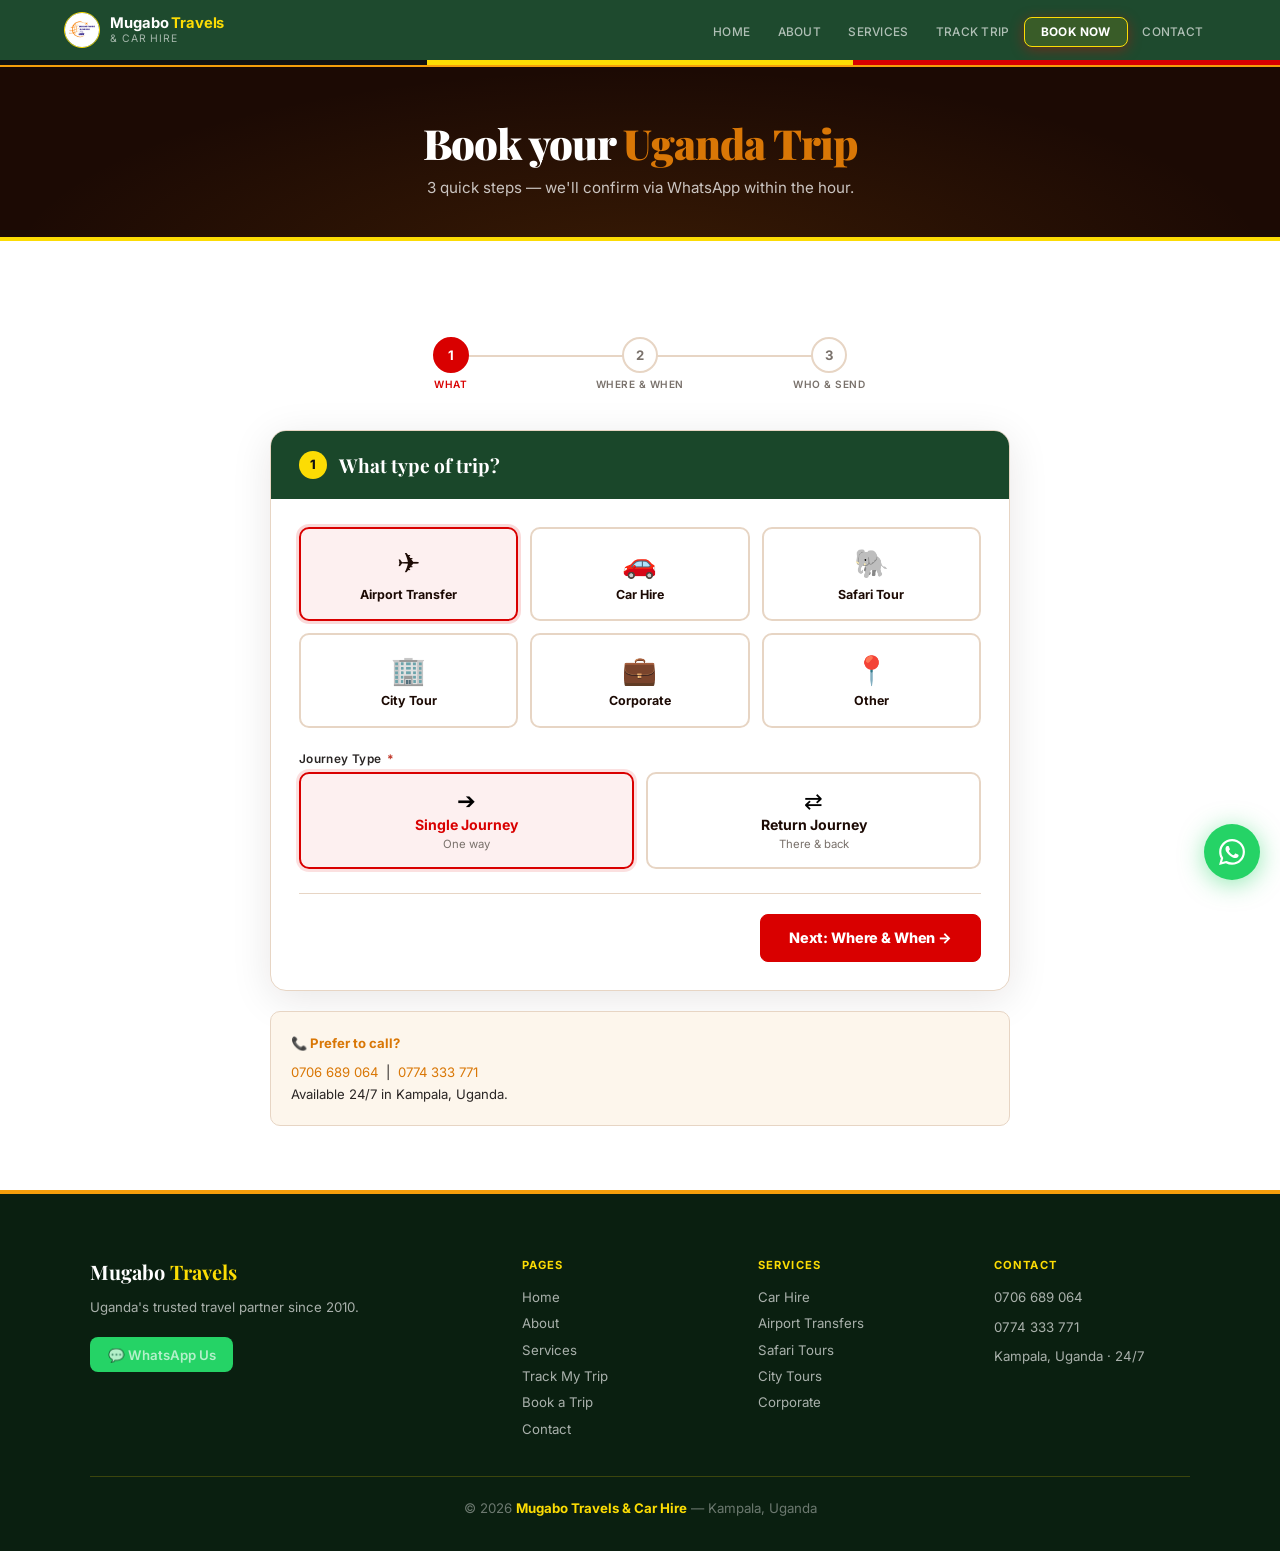
<file: booking.html>
<!DOCTYPE html>
<html lang="en">
<head>
<meta charset="UTF-8"><meta name="viewport" content="width=device-width,initial-scale=1.0">
<meta name="description" content="Book your Uganda car hire, airport transfer or safari with Mugabo Travels. Online 5-step booking with instant WhatsApp confirmation. No upfront payment.">
<meta name="theme-color" content="#1c0a04">
<meta property="og:title" content="Book a Trip — Uganda Car Hire &amp; Transfers | Mugabo Travels &amp; Car Hire">
<meta property="og:description" content="Book your Uganda car hire, airport transfer or safari with Mugabo Travels. Online 5-step booking with instant WhatsApp confirmation. No upfront payment.">
<meta property="og:type" content="website">
<meta property="og:image" content="https://mugabotravels.com/og-image.jpg">
<meta property="og:site_name" content="Mugabo Travels &amp; Car Hire">
<meta name="twitter:card" content="summary_large_image">
<title>Book a Trip — Uganda Car Hire &amp; Transfers | Mugabo Travels &amp; Car Hire</title>
<link rel="preconnect" href="https://fonts.googleapis.com">
<link href="https://fonts.googleapis.com/css2?family=Inter:wght@300;400;500;600;700;800&family=Playfair+Display:wght@700;900&display=swap" rel="stylesheet">
<script type="application/ld+json">
{"@context":"https://schema.org","@type":"TravelAgency","name":"Mugabo Travels & Car Hire",
"description":"Uganda trusted car hire, airport transfers, safaris and city tours since 2010.",
"url":"https://mugabotravels.com","telephone":"+256706689064",
"address":{"@type":"PostalAddress","addressLocality":"Kampala","addressCountry":"UG"},
"openingHours":"Mo-Su 00:00-24:00","priceRange":"$$",
"aggregateRating":{"@type":"AggregateRating","ratingValue":"4.9","reviewCount":"127"}}
</script>
<style>

/* ══════════════════════════════════════════════
   UGANDA FLAG PALETTE OVERRIDE
   Black · Yellow · Red  (Ugandan national colours)
   ══════════════════════════════════════════════ */
:root {
  --ug-green:#1a472a;
  --ug-amber:#F59E0B;
  --ug-amber-d:#D97706;

  --navy:        #8B0000;   /* deep crimson — secondary brand */
  --navy-d:      #111111;   /* near-black (replaces navy-deep) */
  --navy-m:      #C00000;   /* mid red */
  --orange:      #FCDC04;   /* Uganda gold / yellow — primary CTA */
  --orange-d:    #E8C800;   /* darker gold */
  --orange-lt:   #FFFBE6;   /* pale gold tint */
  --green:       #25D366;   /* WhatsApp green — keep */
  --black:       #111111;   /* site near-black */
  --off-white:   #FAFAF7;   /* clean neutral background */
  --white:       #FFFFFF;
  --gray:        #555555;   /* AA-pass on white */
  --gray-lt:     #888888;   /* secondary text — AA on white */
  --gray-dk:     #222222;
  --bdr:         #E0E0E0;
  --bdr-dk:      #2A2A2A;
  --r:           10px;
  --rl:          16px;
  --sh:          0 4px 20px rgba(0,0,0,.12);
  --sh-lg:       0 12px 44px rgba(0,0,0,.18);
  --f:           'Inter', system-ui, -apple-system, sans-serif;
  --fh:          'Playfair Display', Georgia, serif;

  /* Uganda flag stripe references */
  --ug-black:    #111111;
  --ug-yellow:   #FCDC04;
  --ug-red:      #D90000;
}

/* ── NAVBAR — black with gold accent ── */
.site-header {
  background: rgba(26,71,42,.98) !important;
  border-bottom: 2px solid var(--ug-amber, #F59E0B) !important;
}
.nav-brand img { border-color: var(--ug-yellow) !important; }
.brand-main em { color: var(--ug-yellow) !important; }
.brand-sub { color: rgba(255,255,255,.6) !important; }
.nav-links a { color: rgba(255,255,255,.65) !important; }
.nav-links a:hover,
.nav-links a[aria-current="page"] {
  color: #fff !important;
  background: rgba(252,220,4,.12) !important;
}
.nav-links a[aria-current="page"] {
  border: 1.5px solid var(--ug-yellow) !important;
}
.nav-links .nav-book {
  background: var(--ug-red) !important;
  color: #fff !important;
  box-shadow: 0 3px 14px rgba(217,0,0,.4) !important;
  border-color: var(--ug-red) !important;
}
.nav-links .nav-book:hover { background: #B00000 !important; }

/* ── UGANDA FLAG STRIPE on hero ── */
.hero-left {
  background: var(--ug-green, #1a472a) !important;
  border-right: 4px solid var(--ug-yellow) !important;
}
.hero-left::before {
  background: radial-gradient(ellipse at 0% 90%,rgba(217,0,0,.1),transparent 60%) !important;
}
.hero-eyebrow {
  background: rgba(252,220,4,.15) !important;
  border-color: rgba(252,220,4,.35) !important;
  color: var(--ug-yellow) !important;
}
.hero h1 span { color: var(--ug-yellow) !important; }
.tp-dot { background: var(--ug-yellow) !important; }

/* ── BOOKING WIDGET — clean white card on black ── */
.bw { box-shadow: 0 20px 60px rgba(0,0,0,.35) !important; }
.bw-tab.active {
  color: var(--ug-black) !important;
  border-bottom-color: var(--ug-red) !important;
  font-weight: 700 !important;
}
.bw-field:focus-within {
  border-color: var(--ug-red) !important;
  box-shadow: 0 0 0 3px rgba(217,0,0,.12) !important;
}
.bw-dt:focus-within { border-color: var(--ug-red) !important; }
.bw-return:hover { border-color: var(--ug-red) !important; color: var(--ug-red) !important; }
.bw-return.active { border-color: var(--ug-red) !important; color: var(--ug-red) !important; }
.pax-btn:hover { border-color: var(--ug-red) !important; color: var(--ug-red) !important; }
.bw-go {
  background: var(--ug-red) !important;
  color: #fff !important;
}
.bw-go:hover { background: #B00000 !important; transform: translateY(-1px); }

/* ── BUTTONS ── */
.btn-dark {
  background: var(--ug-green, #1a472a) !important;
  border-color: var(--ug-black) !important;
  color: #fff !important;
}
.btn-dark:hover { background: #2a2a2a !important; }
.btn-o {
  background: var(--ug-yellow) !important;
  border-color: var(--ug-yellow) !important;
  color: var(--ug-black) !important;
  font-weight: 800 !important;
}
.btn-o:hover { background: var(--ug-red) !important; border-color: var(--ug-red) !important; color: #fff !important; }

/* Primary action buttons — red */
.bk-card-head { background: var(--ug-green, #1a472a) !important; }
.step-badge { background: var(--ug-yellow) !important; color: var(--ug-black) !important; }
.step.active .step-num { border-color: var(--ug-red) !important; background: var(--ug-red) !important; color: #fff !important; }
.step.done .step-num { border-color: var(--ug-black) !important; background: var(--ug-green, #1a472a) !important; }
.step.active .step-label { color: var(--ug-red) !important; }
.tt-card.selected { border-color: var(--ug-red) !important; background: rgba(217,0,0,.06) !important; box-shadow: 0 0 0 3px rgba(217,0,0,.15) !important; }
.tt-card:hover { border-color: var(--ug-red) !important; background: rgba(217,0,0,.04) !important; }
.veh-card.selected { border-color: var(--ug-red) !important; background: rgba(217,0,0,.06) !important; }
.veh-card:hover { border-color: var(--ug-red) !important; }

/* Booking "next" buttons */
.bk-nav .btn-o,
button.btn-o { background: var(--ug-red) !important; border-color: var(--ug-red) !important; color: #fff !important; }
.wa-confirm-btn { box-shadow: 0 4px 20px rgba(37,211,102,.4) !important; }

/* Form focus states */
.inp:focus,.sel:focus,.txta:focus { border-color: var(--ug-red) !important; box-shadow: 0 0 0 3px rgba(217,0,0,.1) !important; }
.inp.valid,.sel.valid { border-color: #22c55e !important; }
.inp.invalid,.inp.has-error,.sel.invalid { border-color: var(--ug-red) !important; }

/* ── PAGE HERO ── */
.page-hero { background: var(--ug-green, #1a472a) !important; border-bottom: 4px solid var(--ug-yellow) !important; }
.page-hero::before { background: radial-gradient(ellipse at 50% 110%,rgba(217,0,0,.18),transparent 60%) !important; }
.page-hero h1 span { color: var(--ug-yellow) !important; }
.page-hero p { color: rgba(255,255,255,.75) !important; }
.ph-slice { background: #fff !important; }
.ph-slice-alt { background: var(--off-white) !important; }

/* ── ABOUT PAGE ── */
.fc-bg { background: linear-gradient(155deg,#8B0000 0%,#5a0000 40%,#111111 100%) !important; }
.fc-quote-card { border-left-color: var(--ug-yellow) !important; }
.fc-tag {
  background: rgba(252,220,4,.18) !important;
  border-color: rgba(252,220,4,.35) !important;
  color: var(--ug-yellow) !important;
}
.reggane-msg::before { background: var(--ug-red) !important; color: #fff !important; }
.lead-q { border-left-color: var(--ug-red) !important; }
.why-card:hover { border-color: var(--ug-red) !important; }

/* ── UGANDA FLAG STRIPE ACCENT — nav bottom border ── */
/* 3-stripe flag bar under nav: black | yellow | red */
.site-header::after {
  content: "";
  display: block;
  height: 5px;
  background: linear-gradient(to right,
    var(--ug-black) 0%, var(--ug-black) 33.33%,
    var(--ug-yellow) 33.33%, var(--ug-yellow) 66.66%,
    var(--ug-red) 66.66%, var(--ug-red) 100%
  );
}

/* ── STATS STRIP ── */
.stats-strip { background: var(--ug-green, #1a472a) !important; border-top: 3px solid var(--ug-yellow) !important; border-bottom: 3px solid var(--ug-yellow) !important; }
.stats-strip .sw { border: none !important; padding: 2.5rem 0 !important; }
.sn { color: var(--ug-yellow) !important; }
.sl { color: rgba(255,255,255,.7) !important; }

/* ── TRUST BADGES ── */
.trust-badge:hover { border-color: var(--ug-red) !important; }
.trust-icon { background: rgba(217,0,0,.08) !important; border-color: rgba(217,0,0,.2) !important; }

/* ── TESTIMONIALS ── */
.t-card:hover { border-color: var(--ug-red) !important; }
.t-stars { color: var(--ug-yellow) !important; }
.t-av { background: var(--ug-green, #1a472a) !important; border: 2px solid var(--ug-yellow) !important; }

/* ── SECTION TAGS ── */
.sh { color: var(--ug-red) !important; }

/* ── FEAT CARDS ── */
.feat-card:hover { border-color: var(--ug-red) !important; }
.feat-card:hover .feat-icon { background: var(--ug-green, #1a472a) !important; }
.feat-icon { background: rgba(217,0,0,.08) !important; border-color: rgba(217,0,0,.15) !important; }

/* ── CTA BAND ── */
.cta-band { background: var(--ug-green, #1a472a) !important; border-top: none !important; }
.cta-band h2 { color: var(--ug-yellow) !important; }
.cta-band p { color: rgba(255,255,255,.7) !important; }
.cta-band .btn-dark {
  background: var(--ug-yellow) !important;
  color: var(--ug-black) !important;
  border-color: var(--ug-yellow) !important;
  font-weight: 800 !important;
}
.cta-band .btn-dark:hover { background: #E8C800 !important; }
.cta-band .btn-out {
  background: rgba(255,255,255,.08) !important;
  color: #fff !important;
  border-color: rgba(255,255,255,.3) !important;
}
.cta-band .btn-out:hover { border-color: var(--ug-yellow) !important; color: var(--ug-yellow) !important; }

/* ── FOOTER ── */
.site-footer {
  background: #0a1f10 !important;
  border-top: 4px solid #F59E0B !important;
}
.footer-brand em { color: var(--ug-yellow) !important; }
.site-footer h4 { color: var(--ug-yellow) !important; }
.site-footer a:hover { color: var(--ug-yellow) !important; }
.f-bottom { border-top-color: rgba(252,220,4,.2) !important; }
.f-bottom strong { color: var(--ug-yellow) !important; }

/* ── WA FAB ── stays green ── */
/* ── TRACKING ── */
.bk-hero, .track-hero, .bk-hero { border-bottom: 4px solid var(--ug-yellow) !important; }

/* ── SERVICES / FLEET ── */
.svc-big:hover { border-color: var(--ug-red) !important; }
.svc-big-icon { background: rgba(217,0,0,.08) !important; border-color: rgba(217,0,0,.15) !important; }
.svc-big:hover .svc-big-icon { background: var(--ug-green, #1a472a) !important; }
.fleet-card:hover { border-color: var(--ug-yellow) !important; }
.fv-top { background: var(--ug-green, #1a472a) !important; }
.fv-badge {
  background: rgba(252,220,4,.2) !important;
  border-color: rgba(252,220,4,.35) !important;
  color: var(--ug-yellow) !important;
}

/* ── PHOTO GRID ── */
.p2 { background: linear-gradient(135deg,#8B0000,#5a0000) !important; }
.p3 { background: linear-gradient(135deg,#D90000,#8B0000) !important; }
.p4 { background: linear-gradient(135deg,#2a0000,#111111) !important; }

/* ── CONTACT ── */
.ct-card, .contact-info-card, .cic { background: var(--ug-green, #1a472a) !important; border: 1px solid rgba(252,220,4,.2) !important; }
.ct-card h3, .contact-info-card h3 { color: var(--ug-yellow) !important; }
.cdi, .cd-icon { background: rgba(252,220,4,.15) !important; }
.wa-link2:hover,.wa-l2:hover { opacity:.88; }

/* ── DARK SECTION ── */
.section.dark { background: var(--ug-green, #1a472a) !important; }
.section.dark .st { color: var(--ug-yellow) !important; }

/* ── TRACKING TIMELINE ── */
.tl-step.active .tl-icon {
  background: var(--ug-red) !important;
  border-color: var(--ug-red) !important;
  box-shadow: 0 0 0 4px rgba(217,0,0,.2), 0 0 0 8px rgba(217,0,0,.08) !important;
}
.tl-step.done .tl-icon { background: var(--ug-green, #1a472a) !important; border-color: var(--ug-black) !important; }
.tl-step.done::before { background: var(--ug-green, #1a472a) !important; }
.tl-step.active::before { background: linear-gradient(var(--ug-black),var(--bdr)) !important; }
.sc-head { background: var(--ug-green, #1a472a) !important; border-bottom: 2px solid var(--ug-amber, #F59E0B) !important; }
.sc-badge { background: var(--ug-yellow) !important; color: var(--ug-black) !important; }

/* ── DEMO STEP BUTTONS (tracking) ── */
.demo-step-btn.active { border-color: var(--ug-red) !important; color: var(--ug-red) !important; background: rgba(217,0,0,.08) !important; }
.lookup-btn { background: var(--ug-green, #1a472a) !important; border: 2px solid var(--ug-yellow) !important; color: #fff !important; }
.lookup-btn:hover { background: var(--ug-red) !important; border-color: var(--ug-red) !important; }

/* ── FOCUS RING ── yellow, high visibility ── */
.btn:focus-visible, a:focus-visible, input:focus-visible, select:focus-visible {
  outline: 3px solid var(--ug-yellow) !important;
  outline-offset: 3px !important;
}

/* ═══════════════════════════════════════════════
   MUGABO TRAVELS — Design System (Warm Palette)
   ═══════════════════════════════════════════════ */

/* RESET */
*,*::before,*::after{margin:0;padding:0;box-sizing:border-box}
html{scroll-behavior:smooth;-webkit-text-size-adjust:100%}
body{font-family:var(--f);color:var(--black);background:#fff;overflow-x:hidden}
img{max-width:100%;height:auto;display:block}
a{color:inherit;text-decoration:none}
ul{list-style:none}
button,input,select,textarea{font-family:var(--f)}

/* TOKENS — single source, warm Ugandan palette */
:root{
  --navy:     #7c2d12;
  --navy-d:   #1c0a04;
  --navy-m:   #9a3412;
  --orange:   #d97706;
  --orange-d: #b45309;
  --orange-lt:#fef3c7;
  --green:    #25D366;
  --black:    #1c0a04;
  --off-white:#fdf6ec;
  --white:    #fffdf7;
  /* FIXED: raised contrast — was .38/.48 which failed WCAG AA */
  --gray:     #5c534e;   /* raised from #71717a — now 5.2:1 on white */
  --gray-lt:  #79716b;   /* raised from #a1a1aa — now 4.6:1 on white */
  --gray-dk:  #292524;
  --bdr:      #e7d5c4;
  --bdr-dk:   #3d1e0f;
  --r:        10px;
  --rl:       16px;
  --sh:       0 4px 20px rgba(124,45,18,.12);
  --sh-lg:    0 12px 44px rgba(124,45,18,.18);
  --f:        'Inter',system-ui,-apple-system,sans-serif;
  --fh:       'Playfair Display',Georgia,serif;
}

/* SKIP-TO-CONTENT (accessibility) */
.skip-link{
  position:absolute;top:-100px;left:1rem;z-index:9999;
  background:var(--orange);color:#fff;padding:.6rem 1.2rem;
  border-radius:0 0 8px 8px;font-weight:700;font-size:.9rem;
  transition:top .2s;text-decoration:none
}
.skip-link:focus{top:0}

/* NAVBAR */
.site-header{
  position:sticky;top:0;z-index:200;
  background:rgba(28,10,4,.97);backdrop-filter:blur(16px);-webkit-backdrop-filter:blur(16px);
  border-bottom:1px solid rgba(217,119,6,.12)
}
.navbar{
  max-width:1200px;margin:0 auto;padding:.75rem 1.5rem;
  display:flex;align-items:center;justify-content:space-between;
  gap:1rem;position:relative
}
.nav-brand{display:flex;align-items:center;gap:.65rem;flex-shrink:0}
.nav-brand img{
  width:36px;height:36px;border-radius:50%;object-fit:contain;
  border:1.5px solid rgba(217,119,6,.6)
}
.brand-text{display:flex;flex-direction:column;line-height:1.2}
.brand-main{font-size:.92rem;font-weight:700;color:#fff;letter-spacing:-.01em}
.brand-main em{color:var(--orange);font-style:normal}
.brand-sub{font-size:.65rem;color:rgba(255,255,255,.65);letter-spacing:.08em;text-transform:uppercase}
.nav-toggle{
  display:none;flex-direction:column;justify-content:space-between;
  width:28px;height:20px;background:none;border:none;cursor:pointer;padding:0
}
.nav-toggle span{display:block;width:100%;height:2px;background:#fff;border-radius:2px;transition:all .25s}
.nav-toggle.active span:nth-child(1){transform:translateY(9px) rotate(45deg)}
.nav-toggle.active span:nth-child(2){opacity:0}
.nav-toggle.active span:nth-child(3){transform:translateY(-9px) rotate(-45deg)}
.nav-links{display:flex;align-items:center;gap:.1rem}
.nav-links a{
  color:rgba(255,255,255,.7);font-size:.74rem;font-weight:500;
  letter-spacing:.02em;text-transform:uppercase;
  padding:.45rem .75rem;border-radius:6px;
  transition:all .2s;border:1.5px solid transparent
}
.nav-links a:hover,.nav-links a[aria-current="page"]{color:#fff;background:rgba(255,255,255,.09)}
.nav-links a[aria-current="page"]{font-weight:700}
.nav-links .nav-book{
  background:var(--orange) !important;color:#fff !important;
  font-weight:700;border-radius:8px;padding:.45rem 1rem;
  box-shadow:0 3px 12px rgba(217,119,6,.4)
}
.nav-links .nav-book:hover{background:var(--orange-d) !important}

/* LAYOUT */
.section{padding:5rem 1.5rem}
.section.sm{padding:3rem 1.5rem}
.section.alt{background:var(--off-white)}
.section.dark{background:var(--black);color:#fff}
.sw{max-width:1100px;margin:0 auto}
.sh{
  font-size:.7rem;font-weight:700;letter-spacing:.14em;
  text-transform:uppercase;color:var(--orange);margin-bottom:.4rem
}
.st{
  font-family:var(--fh);font-size:clamp(1.75rem,4vw,2.6rem);
  font-weight:700;line-height:1.15;margin-bottom:.85rem
}
.sd{color:var(--gray);font-size:.97rem;line-height:1.72;max-width:520px;margin-bottom:2rem}
.dark .sh{color:var(--orange)}
.dark .st{color:#fff}
.dark .sd{color:rgba(255,255,255,.75)}

/* BUTTONS */
.btn{
  display:inline-flex;align-items:center;justify-content:center;gap:.45rem;
  padding:.8rem 1.75rem;border-radius:8px;font-weight:600;font-size:.9rem;
  border:1.5px solid transparent;cursor:pointer;transition:all .22s;
  min-height:48px;font-family:var(--f);white-space:nowrap;
  text-decoration:none;-webkit-tap-highlight-color:transparent;letter-spacing:-.01em
}
.btn-dark{background:var(--black);color:#fff;border-color:var(--black)}
.btn-dark:hover{background:#3d1e0f;transform:translateY(-1px)}
.btn-o{background:var(--orange);color:#fff;border-color:var(--orange)}
.btn-o:hover{background:var(--orange-d);transform:translateY(-1px)}
.btn-out{background:transparent;color:var(--black);border-color:var(--bdr)}
.btn-out:hover{border-color:var(--black)}
.btn-out-w{background:transparent;color:#fff;border-color:rgba(255,255,255,.45)}
.btn-out-w:hover{border-color:#fff;background:rgba(255,255,255,.1)}
.btn-wa{background:var(--green);color:#fff;border-color:var(--green)}
.btn-wa:hover{opacity:.88;transform:translateY(-1px)}
.btn-full{width:100%}
.btn-sm{padding:.6rem 1.1rem;font-size:.82rem;min-height:40px}
.btn-lg{padding:1rem 2.25rem;font-size:1rem;min-height:56px;border-radius:10px}
/* Focus visible for keyboard nav */
.btn:focus-visible,a:focus-visible{
  outline:2px solid var(--orange);outline-offset:3px;border-radius:6px
}

/* GRIDS */
.g2{display:grid;grid-template-columns:1fr 1fr;gap:1.5rem}
.g3{display:grid;grid-template-columns:repeat(3,1fr);gap:1.5rem}
.g4{display:grid;grid-template-columns:repeat(4,1fr);gap:1.25rem}
.ga{display:grid;grid-template-columns:repeat(auto-fit,minmax(260px,1fr));gap:1.25rem}

/* FORMS — with validation states */
.fg{margin-bottom:.9rem;position:relative}
.fg label{
  display:block;font-size:.74rem;font-weight:600;color:var(--gray-dk);
  margin-bottom:.35rem;letter-spacing:.03em
}
.fg label .req{color:#c0392b;margin-left:2px;font-weight:700}
.inp,.sel,.txta{
  width:100%;padding:.82rem 1rem;border:1.5px solid var(--bdr);
  border-radius:8px;font-family:var(--f);font-size:.95rem;
  color:var(--black);background:#fff;outline:none;
  transition:border-color .2s,box-shadow .2s;
  min-height:48px;-webkit-appearance:none
}
.inp::placeholder{color:var(--gray-lt)}
.inp:focus,.sel:focus,.txta:focus{
  border-color:var(--orange);box-shadow:0 0 0 3px rgba(217,119,6,.14)
}
/* Validation states */
.inp.valid,.sel.valid{border-color:#22c55e}
.inp.invalid,.sel.invalid{border-color:#ef4444;box-shadow:0 0 0 3px rgba(239,68,68,.1)}
.field-error{
  display:none;font-size:.72rem;color:#dc2626;margin-top:.3rem;
  font-weight:600;padding-left:.1rem
}
.fg.has-error .field-error{display:block}
.fg.has-error .inp,.fg.has-error .sel{border-color:#ef4444;box-shadow:0 0 0 3px rgba(239,68,68,.1)}
.txta{resize:vertical;min-height:100px}
.sel{
  cursor:pointer;
  background-image:url("data:image/svg+xml,%3Csvg xmlns='http://www.w3.org/2000/svg' width='12' height='7' viewBox='0 0 12 7'%3E%3Cpath stroke='%235c534e' stroke-width='1.5' fill='none' d='M1 1l5 4 5-4'/%3E%3C/svg%3E");
  background-repeat:no-repeat;background-position:right .9rem center;padding-right:2.5rem
}

/* SUCCESS MESSAGE */
.form-success{
  display:none;background:#f0fdf4;border:1.5px solid #86efac;
  border-radius:var(--rl);padding:1.75rem;text-align:center;
  animation:fadeIn .35s ease
}
.form-success.visible{display:block}
@keyframes fadeIn{from{opacity:0;transform:translateY(-8px)}to{opacity:1;transform:none}}
.form-success h3{font-family:var(--fh);color:#15803d;font-size:1.2rem;margin-bottom:.4rem}
.form-success p{color:#166534;font-size:.88rem;line-height:1.65}

/* CARDS */
.card{
  background:#fff;border-radius:var(--rl);
  border:1px solid var(--bdr);box-shadow:var(--sh);
  overflow:hidden;transition:all .25s
}
.card:hover{transform:translateY(-4px);box-shadow:var(--sh-lg)}

/* WA FAB */
.wa-fab{
  position:fixed;bottom:1.25rem;right:1.25rem;z-index:300;
  width:56px;height:56px;background:var(--green);border-radius:50%;
  display:flex;align-items:center;justify-content:center;
  box-shadow:0 4px 24px rgba(37,211,102,.5);transition:all .22s;
  -webkit-tap-highlight-color:transparent
}
.wa-fab:hover{transform:scale(1.1)}
.wa-pill{
  display:inline-flex;align-items:center;gap:.45rem;
  background:var(--green);color:#fff;padding:.6rem 1.1rem;
  border-radius:8px;font-size:.82rem;font-weight:600
}
.wa-pill:hover{opacity:.88}

/* STATS STRIP */
.stats-strip{background:#2d0f05;padding:2.5rem 1.5rem}
.stats-strip .sw{
  display:grid;grid-template-columns:repeat(4,1fr);
  text-align:center;gap:1rem;
  border-top:1px solid rgba(217,119,6,.2);
  border-bottom:1px solid rgba(217,119,6,.2);padding:2.5rem 0
}
.sn{font-family:var(--fh);font-size:2.2rem;font-weight:900;color:var(--orange)}
.sl{font-size:.7rem;color:rgba(255,255,255,.65);text-transform:uppercase;letter-spacing:.08em;margin-top:3px}

/* TESTIMONIALS */
.t-grid{display:grid;grid-template-columns:repeat(auto-fit,minmax(270px,1fr));gap:1.1rem;margin-top:2.5rem}
.t-card{
  background:#fff;border-radius:var(--r);padding:1.5rem;
  border:1px solid var(--bdr);position:relative;transition:all .25s
}
.t-card:hover{border-color:var(--orange);transform:translateY(-2px);box-shadow:var(--sh)}
.t-stars{color:var(--orange);font-size:.95rem;margin-bottom:.8rem;letter-spacing:.05em}
.t-text{font-size:.87rem;color:var(--gray-dk);font-style:italic;line-height:1.72;margin-bottom:1.1rem}
.t-auth{display:flex;align-items:center;gap:.65rem}
.t-av{
  width:40px;height:40px;border-radius:50%;background:var(--navy);
  display:flex;align-items:center;justify-content:center;font-size:1rem;flex-shrink:0
}
.t-name{font-weight:700;font-size:.85rem;color:var(--black)}
.t-from{font-size:.72rem;color:var(--gray-lt)}
.t-plat{
  position:absolute;top:1rem;right:1rem;
  font-size:.63rem;font-weight:700;color:var(--gray);
  text-transform:uppercase;letter-spacing:.05em
}

/* CTA BAND */
.cta-band{
  background:var(--off-white);padding:5rem 1.5rem;
  text-align:center;border-top:1px solid var(--bdr)
}
.cta-band h2{
  font-family:var(--fh);font-size:clamp(1.75rem,4vw,2.75rem);
  font-weight:900;color:var(--black);margin-bottom:.75rem;letter-spacing:-.02em
}
.cta-band p{color:var(--gray);max-width:460px;margin:0 auto 2.5rem;line-height:1.72;font-size:.97rem}
.cta-btns{display:flex;gap:1rem;justify-content:center;flex-wrap:wrap}

/* PAGE HERO */
.page-hero{
  background:var(--navy-d);padding:4.5rem 1.5rem 4rem;
  position:relative;overflow:hidden;text-align:center
}
.page-hero::before{
  content:"";position:absolute;inset:0;
  background:radial-gradient(ellipse at 50% 110%,rgba(217,119,6,.15),transparent 60%)
}
.page-hero h1{
  font-family:var(--fh);font-size:clamp(2rem,5vw,3rem);
  font-weight:900;color:#fff;position:relative;letter-spacing:-.02em;margin-bottom:.55rem
}
.page-hero h1 span{color:var(--orange)}
.page-hero p{color:rgba(255,255,255,.75);position:relative;font-size:.97rem}
.ph-slice{height:48px;background:#fff;clip-path:polygon(0 50%,100% 0,100% 100%,0 100%)}
.ph-slice-alt{height:48px;background:var(--off-white);clip-path:polygon(0 50%,100% 0,100% 100%,0 100%)}

/* FOOTER */
.site-footer{background:#1c0a04;color:rgba(255,255,255,.65);padding:4rem 1.5rem 1.5rem}
.footer-inner{
  max-width:1100px;margin:0 auto 2rem;
  display:grid;grid-template-columns:2fr 1fr 1fr 1fr;gap:2.5rem
}
.footer-brand{font-family:var(--fh);font-size:1.25rem;font-weight:700;color:#fff;margin-bottom:.65rem}
.footer-brand em{color:var(--orange);font-style:normal}
.site-footer p{font-size:.83rem;line-height:1.75;margin-bottom:.4rem}
.site-footer h4{color:#fff;font-size:.7rem;letter-spacing:.1em;text-transform:uppercase;margin-bottom:.85rem}
.f-col ul li{margin-bottom:.4rem}
.site-footer a{color:rgba(255,255,255,.65);font-size:.83rem;transition:color .2s}
.site-footer a:hover{color:var(--orange)}
.f-bottom{
  max-width:1100px;margin:0 auto;padding-top:1.25rem;
  border-top:1px solid rgba(217,119,6,.12);
  font-size:.75rem;color:rgba(255,255,255,.4);text-align:center
}
.f-bottom strong{color:var(--orange)}

/* TRUST BADGES */
.trust-grid{display:grid;grid-template-columns:repeat(auto-fit,minmax(180px,1fr));gap:1rem;margin-top:2.5rem}
.trust-badge{
  display:flex;align-items:center;gap:.75rem;padding:1rem;
  border:1px solid var(--bdr);border-radius:var(--r);background:#fff;
  transition:all .2s
}
.trust-badge:hover{border-color:var(--orange);box-shadow:var(--sh)}
.trust-icon{
  width:42px;height:42px;border-radius:10px;
  background:var(--orange-lt);border:1px solid rgba(217,119,6,.2);
  display:flex;align-items:center;justify-content:center;
  font-size:1.2rem;flex-shrink:0
}
.trust-badge h4{font-weight:700;font-size:.82rem;color:var(--black);margin-bottom:.1rem}
.trust-badge p{font-size:.72rem;color:var(--gray);line-height:1.5}

/* RESPONSIVE */
@media(max-width:900px){
  .g3{grid-template-columns:1fr 1fr}
  .g4{grid-template-columns:1fr 1fr}
  .footer-inner{grid-template-columns:1fr 1fr}
  .stats-strip .sw{grid-template-columns:1fr 1fr}
}
@media(max-width:768px){
  .nav-toggle{display:flex}
  .nav-links{
    display:none;position:absolute;top:calc(100% + .5rem);left:0;right:0;
    flex-direction:column;align-items:stretch;
    background:rgba(28,10,4,.99);padding:.75rem;gap:.15rem;
    border-radius:0 0 var(--r) var(--r);
    border:1px solid rgba(217,119,6,.12);border-top:none
  }
  .nav-links.open{display:flex}
  .nav-links a{padding:.9rem 1rem;font-size:.88rem;border-radius:8px}
}
@media(max-width:600px){
  .g2,.g3,.g4,.ga{grid-template-columns:1fr}
  .section{padding:3rem 1rem}
  .section.sm{padding:2rem 1rem}
  .footer-inner{grid-template-columns:1fr}
}

/* ── JOURNEY TYPE SELECTOR ── */
.journey-type-row{display:grid;grid-template-columns:1fr 1fr;gap:.75rem;margin-top:.2rem}
.jt-btn{display:flex;flex-direction:column;align-items:center;gap:.25rem;padding:1rem .75rem;border:2px solid var(--bdr);border-radius:10px;background:#fff;cursor:pointer;transition:all .22s;font-family:var(--f);text-align:center}
.jt-btn:hover{border-color:var(--ug-red);background:rgba(217,0,0,.03)}
.jt-btn.active{border-color:var(--ug-red)!important;background:rgba(217,0,0,.06)!important;box-shadow:0 0 0 3px rgba(217,0,0,.12)}
.jt-icon{font-size:1.4rem;line-height:1}
.jt-label{font-size:.88rem;font-weight:700;color:var(--black)}
.jt-btn.active .jt-label{color:var(--ug-red)}
.jt-sub{font-size:.71rem;color:var(--gray-lt);font-weight:400}

/* ── BUDGET FIELD ── */
.budget-field{margin-top:.5rem}
.budget-opt{font-weight:400;color:var(--gray-lt);font-size:.72rem;margin-left:.3rem}
.budget-input-wrap{display:flex;align-items:center;border:1.5px solid var(--bdr);border-radius:8px;overflow:hidden;transition:border-color .2s,box-shadow .2s}
.budget-input-wrap:focus-within{border-color:var(--ug-red);box-shadow:0 0 0 3px rgba(217,0,0,.1)}
.budget-currency{padding:0 .85rem;font-size:.8rem;font-weight:700;color:var(--gray);background:var(--off-white);border-right:1.5px solid var(--bdr);min-height:48px;display:flex;align-items:center;flex-shrink:0;letter-spacing:.03em}
.budget-inp{border:none!important;box-shadow:none!important;border-radius:0!important;flex:1;min-height:48px}
.budget-inp:focus{box-shadow:none!important}
.budget-hint{margin-top:.55rem;font-size:.76rem;color:var(--gray);line-height:1.55;background:rgba(252,220,4,.1);border:1px solid rgba(252,220,4,.3);border-radius:7px;padding:.6rem .85rem}
#ret-date-group.has-error .inp{border-color:#ef4444;box-shadow:0 0 0 3px rgba(239,68,68,.1)}
#ret-date-group.has-error .field-error{display:block}

/* ── v13: 3-step redesign extras ── */
.veh-suggested-badge{display:inline-block;background:rgba(252,220,4,.2);border:1px solid rgba(252,220,4,.4);color:#555;font-size:.68rem;font-weight:700;padding:.15rem .55rem;border-radius:20px;margin-left:.5rem;letter-spacing:.03em;vertical-align:middle}
.veh-card.suggested{border-color:var(--ug-yellow);background:rgba(252,220,4,.07)}
.veh-card.suggested .veh-suggested-badge{display:inline-block}
.veh-card:not(.suggested) .veh-suggested-badge{display:none}
.pax-row{display:grid;grid-template-columns:1fr 1fr;gap:1rem;margin-bottom:.9rem}
.step3-send-wrap{margin-top:1.5rem;padding-top:1.25rem;border-top:2px solid var(--bdr)}
.mini-summary{background:var(--off-white);border:1px solid var(--bdr);border-radius:10px;padding:1rem 1.25rem;margin-bottom:1.25rem;font-size:.82rem}
.mini-summary h5{font-size:.68rem;font-weight:700;text-transform:uppercase;letter-spacing:.08em;color:var(--gray-lt);margin-bottom:.6rem}
.mini-sum-grid{display:grid;grid-template-columns:1fr 1fr;gap:.3rem .75rem}
.ms-row{display:flex;flex-direction:column;gap:.05rem}
.ms-key{font-size:.68rem;color:var(--gray);font-weight:600;text-transform:uppercase;letter-spacing:.04em}
.ms-val{font-size:.82rem;color:var(--black);font-weight:600}
@media(max-width:480px){.mini-sum-grid{grid-template-columns:1fr}.pax-row{grid-template-columns:1fr}}
.form-success{display:none;text-align:center;padding:2rem 1rem}
.form-success.visible{display:block}
.form-success h3{font-family:var(--fh);font-size:1.5rem;color:var(--black);margin-bottom:.5rem}
.form-success p{color:var(--gray);font-size:.9rem;line-height:1.7}

</style>
<style>
.bk-hero{background:var(--navy-d);padding:3rem 1.5rem 2.5rem;text-align:center;position:relative;overflow:hidden}
.bk-hero::before{content:"";position:absolute;inset:0;background:radial-gradient(ellipse at 50% 120%,rgba(217,119,6,.15),transparent 70%)}
.bk-hero h1{font-family:var(--fh);font-size:clamp(1.75rem,4vw,2.6rem);font-weight:900;color:#fff;position:relative;letter-spacing:-.02em;margin-bottom:.5rem}
.bk-hero h1 span{color:var(--orange)}.bk-hero p{color:rgba(255,255,255,.75);position:relative;font-size:.95rem}
.bk-slice{height:40px;background:#fff;clip-path:polygon(0 50%,100% 0,100% 100%,0 100%)}

/* STEPPER */
.stepper{display:flex;align-items:center;justify-content:center;margin:2rem auto 2.5rem;max-width:600px;padding:0 1rem}
.step{display:flex;flex-direction:column;align-items:center;gap:.3rem;flex:1;position:relative}
.step::before{content:"";position:absolute;top:18px;left:50%;right:-50%;height:2px;background:var(--bdr);z-index:0}
.step:last-child::before{display:none}
.step-num{width:36px;height:36px;border-radius:50%;display:flex;align-items:center;justify-content:center;font-size:.82rem;font-weight:700;z-index:1;transition:all .3s;border:2px solid var(--bdr);background:#fff;color:var(--gray-lt)}
.step.active .step-num{border-color:var(--orange);background:var(--orange);color:#fff}
.step.done .step-num{border-color:var(--black);background:var(--black);color:#fff}
.step.done::before{background:var(--black)}
.step-label{font-size:.63rem;font-weight:600;color:var(--gray-lt);text-transform:uppercase;letter-spacing:.05em;text-align:center}
.step.active .step-label{color:var(--orange)}.step.done .step-label{color:var(--black)}
@media(max-width:480px){.step-label{display:none}}

/* BOOKING CARD */
.bk-wrap{max-width:780px;margin:0 auto;padding:0 1.25rem 4rem}
.bk-card{background:#fff;border-radius:var(--rl);border:1px solid var(--bdr);box-shadow:0 8px 40px rgba(28,10,4,.1);overflow:hidden}
.bk-card-head{background:var(--navy-d);padding:1.25rem 1.75rem;display:flex;align-items:center;gap:.75rem}
.bk-card-head h2{font-family:var(--fh);font-size:1.2rem;color:#fff;font-weight:700}
.step-badge{background:var(--orange);color:#fff;width:28px;height:28px;border-radius:50%;display:flex;align-items:center;justify-content:center;font-size:.8rem;font-weight:800;flex-shrink:0}
.bk-body{padding:1.75rem}
.bk-panel{display:none}.bk-panel.active{display:block}

/* TRIP TYPE CARDS */
.trip-types{display:grid;grid-template-columns:repeat(3,1fr);gap:.75rem;margin-bottom:1.5rem}
.tt-card{border:2px solid var(--bdr);border-radius:var(--r);padding:1.1rem .75rem;text-align:center;cursor:pointer;transition:all .22s;background:#fff;-webkit-tap-highlight-color:transparent}
.tt-card:hover{border-color:var(--orange);background:var(--orange-lt)}
.tt-card.selected{border-color:var(--orange);background:var(--orange-lt);box-shadow:0 0 0 3px rgba(217,119,6,.2)}
.tt-icon{font-size:1.75rem;margin-bottom:.4rem}.tt-label{font-size:.78rem;font-weight:700;color:var(--black)}
@media(max-width:420px){.trip-types{grid-template-columns:1fr 1fr}}

/* VEHICLE CARDS */
.veh-grid{display:grid;grid-template-columns:1fr 1fr;gap:.85rem;margin-bottom:1.5rem}
.veh-card{border:2px solid var(--bdr);border-radius:var(--r);padding:1.1rem;cursor:pointer;transition:all .22s;background:#fff}
.veh-card:hover{border-color:var(--orange);background:var(--orange-lt)}
.veh-card.selected{border-color:var(--orange);background:var(--orange-lt);box-shadow:0 0 0 3px rgba(217,119,6,.2)}
.veh-icon{font-size:1.75rem;margin-bottom:.4rem}.veh-name{font-weight:700;font-size:.9rem;color:var(--black);margin-bottom:.15rem}.veh-cap{font-size:.75rem;color:var(--gray)}
@media(max-width:420px){.veh-grid{grid-template-columns:1fr}}

/* SUMMARY */
.summary-box{background:var(--off-white);border-radius:var(--r);padding:1.25rem;border:1px solid var(--bdr);margin-bottom:1.5rem}
.summary-box h4{font-weight:700;font-size:.82rem;color:var(--black);text-transform:uppercase;letter-spacing:.06em;margin-bottom:.75rem}
.sum-row{display:flex;justify-content:space-between;align-items:center;padding:.35rem 0;border-bottom:1px solid var(--bdr);font-size:.86rem}
.sum-row:last-child{border-bottom:none;font-weight:700;font-size:.9rem;padding-top:.6rem}
.sum-key{color:var(--gray)}.sum-val{color:var(--black);font-weight:600;text-align:right}

/* WA CONFIRM BTN */
.wa-confirm-btn{background:var(--green);color:#fff;border:none;cursor:pointer;width:100%;padding:1rem;border-radius:10px;font-family:var(--f);font-size:1rem;font-weight:800;display:flex;align-items:center;justify-content:center;gap:.6rem;min-height:56px;box-shadow:0 4px 20px rgba(37,211,102,.4);transition:all .22s}
.wa-confirm-btn:hover{opacity:.9;transform:translateY(-1px)}

/* NAV BTNS */
.bk-nav{display:flex;justify-content:space-between;align-items:center;margin-top:1.5rem;padding-top:1.25rem;border-top:1px solid var(--bdr);gap:.75rem}
.bk-nav .btn{min-width:120px}

/* GEO BTN */
.geo-btn{display:flex;align-items:center;gap:.5rem;background:var(--off-white);border:1.5px solid var(--bdr);border-radius:8px;padding:.78rem 1rem;cursor:pointer;font-family:var(--f);font-size:.88rem;color:var(--black);font-weight:600;transition:all .22s;width:100%;margin-top:.5rem;min-height:48px}
.geo-btn:hover{border-color:var(--orange);background:var(--orange-lt)}
.geo-status{font-size:.75rem;color:var(--gray);margin-top:.4rem;display:none}
.bk-note{background:var(--off-white);border-radius:var(--r);padding:1.25rem;color:var(--gray-dk);font-size:.82rem;line-height:1.7;margin-top:1.25rem;border:1px solid var(--bdr)}
.bk-note strong{color:var(--orange);display:block;margin-bottom:.4rem}

/* WA NOTE */
.wa-note{background:#f0fdf4;border:1px solid #86efac;border-radius:var(--r);padding:1.1rem 1.25rem;display:flex;align-items:flex-start;gap:.85rem;font-size:.83rem;color:var(--gray-dk);line-height:1.65;margin-bottom:1.25rem}
.wa-note svg{flex-shrink:0;margin-top:.1rem}
</style>
</head>
<body>
<a href="#main-content" class="skip-link">Skip to main content</a>
<header class="site-header" role="banner">
  <nav class="navbar" aria-label="Main navigation">
    <a href="index.html" class="nav-brand" aria-label="Mugabo Travels home">
      <img src="[data-uri]" alt="Mugabo Travels &amp; Car Hire company logo" width="36" height="36">
      <div class="brand-text"><span class="brand-main">Mugabo <em>Travels</em></span><span class="brand-sub">&amp; Car Hire</span></div>
    </a>
    <button class="nav-toggle" id="navToggle" aria-label="Open navigation menu" aria-expanded="false" aria-controls="navLinks"><span></span><span></span><span></span></button>
    <ul class="nav-links" id="navLinks" role="list">
      <li><a href="index.html">Home</a></li>
      <li><a href="about.html">About</a></li>
      <li><a href="services.html">Services</a></li>
      <li><a href="tracking.html">Track Trip</a></li>
      <li><a href="booking.html" class="nav-book" aria-current="page">Book Now</a></li>
      <li><a href="contact.html">Contact</a></li>
    </ul>
  </nav>
</header>
<script>
(function(){var btn=document.getElementById('navToggle'),ul=document.getElementById('navLinks');
btn.addEventListener('click',function(){var o=ul.classList.toggle('open');btn.setAttribute('aria-expanded',String(o));btn.classList.toggle('active',o);});
document.addEventListener('click',function(e){if(!e.target.closest('.navbar')){ul.classList.remove('open');btn.classList.remove('active');btn.setAttribute('aria-expanded','false');}});
})();
</script>

<main id="main-content">
<div class="bk-hero">
  <h1>Book your <span>Uganda Trip</span></h1>
  <p>3 quick steps &mdash; we'll confirm via WhatsApp within the hour.</p>
</div>
<div class="bk-slice"></div>

<section style="padding-top:1.5rem;padding-bottom:0;padding-left:1.5rem;padding-right:1.5rem">
  <div class="stepper" role="list" aria-label="Booking steps">
    <div class="step active" id="s1" role="listitem"><div class="step-num">1</div><div class="step-label">What</div></div>
    <div class="step" id="s2" role="listitem"><div class="step-num">2</div><div class="step-label">Where &amp; When</div></div>
    <div class="step" id="s3" role="listitem"><div class="step-num">3</div><div class="step-label">Who &amp; Send</div></div>
  </div>
</section>

<div class="bk-wrap">
  <div class="bk-card">

    <!-- ══ STEP 1: WHAT TYPE + JOURNEY ══ -->
    <div class="bk-card-head" id="h1"><div class="step-badge">1</div><h2>What type of trip?</h2></div>
    <div class="bk-body" id="b1">
      <div class="bk-panel active" id="p1">
        <div class="trip-types" role="radiogroup" aria-label="Trip type">
          <div class="tt-card selected" onclick="selectTrip(this,'Airport Transfer')" tabindex="0" role="radio" aria-checked="true"><div class="tt-icon">&#9992;&#65039;</div><div class="tt-label">Airport Transfer</div></div>
          <div class="tt-card" onclick="selectTrip(this,'Car Hire')" tabindex="0" role="radio" aria-checked="false"><div class="tt-icon">&#128663;</div><div class="tt-label">Car Hire</div></div>
          <div class="tt-card" onclick="selectTrip(this,'Safari Tour')" tabindex="0" role="radio" aria-checked="false"><div class="tt-icon">&#128024;</div><div class="tt-label">Safari Tour</div></div>
          <div class="tt-card" onclick="selectTrip(this,'City Tour')" tabindex="0" role="radio" aria-checked="false"><div class="tt-icon">&#127970;</div><div class="tt-label">City Tour</div></div>
          <div class="tt-card" onclick="selectTrip(this,'Corporate')" tabindex="0" role="radio" aria-checked="false"><div class="tt-icon">&#128188;</div><div class="tt-label">Corporate</div></div>
          <div class="tt-card" onclick="selectTrip(this,'Other')" tabindex="0" role="radio" aria-checked="false"><div class="tt-icon">&#128205;</div><div class="tt-label">Other</div></div>
        </div>

        <div class="fg" style="margin-bottom:0">
          <label>Journey Type <span class="req">*</span></label>
          <div class="journey-type-row" role="radiogroup" aria-label="Journey type">
            <button type="button" class="jt-btn active" id="jt-single" onclick="setJourneyType('single')" aria-checked="true">
              <span class="jt-icon">&#10132;</span>
              <span class="jt-label">Single Journey</span>
              <span class="jt-sub">One way</span>
            </button>
            <button type="button" class="jt-btn" id="jt-return" onclick="setJourneyType('return')" aria-checked="false">
              <span class="jt-icon">&#8644;</span>
              <span class="jt-label">Return Journey</span>
              <span class="jt-sub">There &amp; back</span>
            </button>
          </div>
        </div>

        <div class="bk-nav"><span></span><button class="btn btn-o" onclick="goStep(2)">Next: Where &amp; When &#8594;</button></div>
      </div>
    </div>

    <!-- ══ STEP 2: WHERE & WHEN ══ -->
    <div class="bk-card-head" style="display:none" id="h2"><div class="step-badge">2</div><h2>Where &amp; when?</h2></div>
    <div class="bk-body" id="b2" style="display:none">
      <div class="bk-panel active" id="p2">
        <div class="fg">
          <label for="bk-pickup">Pick-up Location <span class="req">*</span></label>
          <input id="bk-pickup" type="text" class="inp" placeholder="e.g. Entebbe Airport, Kampala CBD..." required aria-required="true" autocomplete="off">
          <span class="field-error">Please enter a pick-up location.</span>
          <button type="button" class="geo-btn" id="geoBtn" onclick="getLocation()">
            <svg width="16" height="16" viewBox="0 0 24 24" fill="none" stroke="currentColor" stroke-width="2" aria-hidden="true"><circle cx="12" cy="12" r="3"/><path d="M12 2v3M12 19v3M2 12h3M19 12h3"/></svg>
            Use my current location (GPS)
          </button>
          <div class="geo-status" id="geoStatus" aria-live="polite"></div>
        </div>
        <div class="fg">
          <label for="bk-dest">Destination <span class="req">*</span></label>
          <input id="bk-dest" type="text" class="inp" placeholder="e.g. Bwindi NP, Murchison Falls, Kampala hotel..." required aria-required="true" autocomplete="off">
          <span class="field-error">Please enter a destination.</span>
        </div>
        <div style="display:grid;grid-template-columns:1fr 1fr;gap:1rem">
          <div class="fg">
            <label for="bk-date">Outbound Date <span class="req">*</span></label>
            <input id="bk-date" type="date" class="inp" required aria-required="true">
            <span class="field-error">Please choose a date.</span>
          </div>
          <div class="fg">
            <label for="bk-time">Pick-up Time <span class="req">*</span></label>
            <input id="bk-time" type="time" class="inp" value="08:00" required>
          </div>
        </div>
        <div class="fg" id="ret-date-group" style="display:none">
          <label for="bk-ret">Return Date <span class="req">*</span></label>
          <input id="bk-ret" type="date" class="inp">
          <span class="field-error" id="ret-error">Return date must be after the outbound date.</span>
        </div>
        <div class="bk-nav">
          <button class="btn btn-out" onclick="goStep(1)">&#8592; Back</button>
          <button class="btn btn-o" onclick="validateStep2()">Next: Who &amp; Send &#8594;</button>
        </div>
      </div>
    </div>

    <!-- ══ STEP 3: WHO + VEHICLE + SEND ══ -->
    <div class="bk-card-head" style="display:none" id="h3"><div class="step-badge">3</div><h2>Your details &amp; vehicle</h2></div>
    <div class="bk-body" id="b3" style="display:none">
      <div class="bk-panel active" id="p3">

        <!-- Passenger count first — drives vehicle suggestion -->
        <div class="pax-row">
          <div class="fg" style="margin-bottom:0">
            <label for="bk-pax">Passengers <span class="req">*</span></label>
            <select id="bk-pax" class="sel" required onchange="suggestVehicle(this.value)">
              <option value="">How many?</option>
              <option>1</option><option>2</option><option>3</option><option>4</option>
              <option>5</option><option>6</option><option>7</option><option>8+</option>
            </select>
            <span class="field-error">Please select passenger count.</span>
          </div>
          <div class="fg" style="margin-bottom:0">
            <label for="bk-fname">Your Name <span class="req">*</span></label>
            <input id="bk-fname" type="text" class="inp" placeholder="Full name" required autocomplete="name">
            <span class="field-error">Please enter your name.</span>
          </div>
        </div>

        <div class="fg">
          <label for="bk-phone">WhatsApp / Phone <span class="req">*</span></label>
          <input id="bk-phone" type="tel" class="inp" placeholder="e.g. 0706 689 064" required autocomplete="tel">
          <span class="field-error">Please enter a valid phone number.</span>
        </div>

        <!-- Vehicle — auto-suggested based on pax, still swappable -->
        <div class="fg">
          <label>Vehicle <span class="req">*</span> <span id="veh-suggest-note" style="font-size:.72rem;font-weight:400;color:var(--gray-lt)">— select passengers to get a suggestion</span></label>
          <div class="veh-grid" role="radiogroup" aria-label="Vehicle" style="margin-bottom:0">
            <div class="veh-card selected" id="vc-noah" onclick="selectVeh(this,'Toyota Noah','Up to 8 passengers')" tabindex="0">
              <div class="veh-icon">&#128656;</div>
              <div class="veh-name">Toyota Noah <span class="veh-suggested-badge">Suggested</span></div>
              <div class="veh-cap">Up to 8 passengers</div>
            </div>
            <div class="veh-card" id="vc-cruiser" onclick="selectVeh(this,'Safari Land Cruiser','Best for rough terrain')" tabindex="0">
              <div class="veh-icon">&#128667;</div>
              <div class="veh-name">Land Cruiser <span class="veh-suggested-badge">Suggested</span></div>
              <div class="veh-cap">Best for rough terrain</div>
            </div>
            <div class="veh-card" id="vc-sedan" onclick="selectVeh(this,'Executive Sedan','Up to 4 passengers')" tabindex="0">
              <div class="veh-icon">&#128663;</div>
              <div class="veh-name">Executive Sedan <span class="veh-suggested-badge">Suggested</span></div>
              <div class="veh-cap">Up to 4 passengers</div>
            </div>
            <div class="veh-card" id="vc-van" onclick="selectVeh(this,'Group Van','Up to 14 passengers')" tabindex="0">
              <div class="veh-icon">&#128652;</div>
              <div class="veh-name">Group Van <span class="veh-suggested-badge">Suggested</span></div>
              <div class="veh-cap">Up to 14 passengers</div>
            </div>
          </div>
        </div>

        <!-- Optional fields -->
        <div class="fg budget-field">
          <label for="bk-budget">Your Budget <span class="budget-opt">(optional)</span></label>
          <div class="budget-input-wrap">
            <span class="budget-currency">UGX</span>
            <input id="bk-budget" type="text" class="inp budget-inp" placeholder="e.g. 150,000 — 250,000" inputmode="numeric">
          </div>
          <p class="budget-hint">&#128161; Share your rough budget and Reggane will confirm a fair price. No obligation.</p>
        </div>
        <div class="fg">
          <label for="bk-notes">Special Requirements <span class="budget-opt">(optional)</span></label>
          <textarea id="bk-notes" class="txta" rows="2" placeholder="Luggage, child seat, disability needs, route preferences..."></textarea>
        </div>

        <!-- Mini summary before send -->
        <div class="step3-send-wrap">
          <div class="mini-summary" id="mini-sum">
            <h5>&#128203; Your Booking at a Glance</h5>
            <div class="mini-sum-grid">
              <div class="ms-row"><span class="ms-key">Trip</span><span class="ms-val" id="ms-trip">&mdash;</span></div>
              <div class="ms-row"><span class="ms-key">Journey</span><span class="ms-val" id="ms-journey">&mdash;</span></div>
              <div class="ms-row"><span class="ms-key">Pick-up</span><span class="ms-val" id="ms-pickup">&mdash;</span></div>
              <div class="ms-row"><span class="ms-key">Destination</span><span class="ms-val" id="ms-dest">&mdash;</span></div>
              <div class="ms-row"><span class="ms-key">Date &amp; Time</span><span class="ms-val" id="ms-dt">&mdash;</span></div>
              <div class="ms-row" id="ms-ret-row" style="display:none"><span class="ms-key">Return Date</span><span class="ms-val" id="ms-ret">&mdash;</span></div>
            </div>
          </div>

          <div class="wa-note" style="margin-bottom:1.25rem">
            <svg width="18" height="18" viewBox="0 0 24 24" fill="#25D366" aria-hidden="true"><path d="M17.472 14.382c-.297-.149-1.758-.867-2.03-.967-.273-.099-.471-.148-.67.15-.197.297-.767.966-.94 1.164-.173.199-.347.223-.644.075-.297-.15-1.255-.463-2.39-1.475-.883-.788-1.48-1.761-1.653-2.059-.173-.297-.018-.458.13-.606.134-.133.298-.347.446-.52.149-.174.198-.298.298-.497.099-.198.05-.371-.025-.52-.075-.149-.669-1.612-.916-2.207-.242-.579-.487-.5-.669-.51-.173-.008-.371-.01-.57-.01-.198 0-.52.074-.792.372-.272.297-1.04 1.016-1.04 2.479 0 1.462 1.065 2.875 1.213 3.074.149.198 2.096 3.2 5.077 4.487.709.306 1.262.489 1.694.625.712.227 1.36.195 1.871.118.571-.085 1.758-.719 2.006-1.413.248-.694.248-1.289.173-1.413-.074-.124-.272-.198-.57-.347m-5.421 7.403h-.004a9.87 9.87 0 01-5.031-1.378l-.361-.214-3.741.982.998-3.648-.235-.374a9.86 9.86 0 01-1.51-5.26c.001-5.45 4.436-9.884 9.888-9.884 2.64 0 5.122 1.03 6.988 2.898a9.825 9.825 0 012.893 6.994c-.003 5.45-4.437 9.884-9.885 9.884m8.413-18.297A11.815 11.815 0 0012.05 0C5.495 0 .16 5.335.157 11.892c0 2.096.547 4.142 1.588 5.945L.057 24l6.305-1.654a11.882 11.882 0 005.683 1.448h.005c6.554 0 11.89-5.335 11.893-11.893a11.821 11.821 0 00-3.48-8.413z"/></svg>
            <div><strong>Confirmation via WhatsApp.</strong> We reply within 1 hour with your reference, driver and price. No payment now.</div>
          </div>

          <!-- SUCCESS STATE -->
          <div class="form-success" id="bkSuccess">
            <h3>&#128172; Booking Sent!</h3>
            <p>Your booking has been sent via WhatsApp. We&rsquo;ll confirm within 1 hour with your reference number, driver details and pricing.<br><strong>Check your WhatsApp now.</strong></p>
          </div>

          <button class="wa-confirm-btn" id="confirmBtn" onclick="validateAndSend()">
            <svg width="22" height="22" viewBox="0 0 24 24" fill="white" aria-hidden="true"><path d="M17.472 14.382c-.297-.149-1.758-.867-2.03-.967-.273-.099-.471-.148-.67.15-.197.297-.767.966-.94 1.164-.173.199-.347.223-.644.075-.297-.15-1.255-.463-2.39-1.475-.883-.788-1.48-1.761-1.653-2.059-.173-.297-.018-.458.13-.606.134-.133.298-.347.446-.52.149-.174.198-.298.298-.497.099-.198.05-.371-.025-.52-.075-.149-.669-1.612-.916-2.207-.242-.579-.487-.5-.669-.51-.173-.008-.371-.01-.57-.01-.198 0-.52.074-.792.372-.272.297-1.04 1.016-1.04 2.479 0 1.462 1.065 2.875 1.213 3.074.149.198 2.096 3.2 5.077 4.487.709.306 1.262.489 1.694.625.712.227 1.36.195 1.871.118.571-.085 1.758-.719 2.006-1.413.248-.694.248-1.289.173-1.413-.074-.124-.272-.198-.57-.347m-5.421 7.403h-.004a9.87 9.87 0 01-5.031-1.378l-.361-.214-3.741.982.998-3.648-.235-.374a9.86 9.86 0 01-1.51-5.26c.001-5.45 4.436-9.884 9.888-9.884 2.64 0 5.122 1.03 6.988 2.898a9.825 9.825 0 012.893 6.994c-.003 5.45-4.437 9.884-9.885 9.884m8.413-18.297A11.815 11.815 0 0012.05 0C5.495 0 .16 5.335.157 11.892c0 2.096.547 4.142 1.588 5.945L.057 24l6.305-1.654a11.882 11.882 0 005.683 1.448h.005c6.554 0 11.89-5.335 11.893-11.893a11.821 11.821 0 00-3.48-8.413z"/></svg>
            Send Booking via WhatsApp
          </button>
          <div style="text-align:center;margin-top:1rem">
            <button class="btn btn-out btn-sm" onclick="goStep(2)">&#8592; Back: Change Details</button>
          </div>
        </div>

      </div>
    </div>

  </div>

  <div class="bk-note" style="margin-top:1.25rem">
    <strong>&#128222; Prefer to call?</strong>
    <a href="tel:+256706689064" style="color:var(--orange)">0706 689 064</a> &nbsp;|&nbsp;
    <a href="tel:+256774333771" style="color:var(--orange)">0774 333 771</a><br>
    Available 24/7 in Kampala, Uganda.
  </div>
</div>
</main>

<script>
var bk={trip:'Airport Transfer',vehicle:'Toyota Noah',vehicleCap:'Up to 8 passengers',journey:'single'};

// Pre-fill from URL params (homepage widget deep-links)
(function(){
  var p=new URLSearchParams(location.search);
  if(p.get('dest'))document.getElementById('bk-dest').value=p.get('dest');
  if(p.get('from'))document.getElementById('bk-pickup').value=p.get('from');
  if(p.get('date'))document.getElementById('bk-date').value=p.get('date');
  if(p.get('time'))document.getElementById('bk-time').value=p.get('time');
  if(p.get('type')){
    var map={'transfer':'Airport Transfer','safari':'Safari Tour','hourly':'Car Hire'};
    var t=map[p.get('type')];
    if(t){
      document.querySelectorAll('.tt-card').forEach(function(c){
        var lbl=c.querySelector('.tt-label');
        if(lbl&&lbl.textContent===t){
          document.querySelectorAll('.tt-card').forEach(function(x){x.classList.remove('selected');x.setAttribute('aria-checked','false');});
          c.classList.add('selected');c.setAttribute('aria-checked','true');bk.trip=t;
        }
      });
    }
  }
})();

document.getElementById('bk-date').min=new Date().toISOString().split('T')[0];

// ── STEP 1 ──
function selectTrip(el,type){
  document.querySelectorAll('.tt-card').forEach(function(c){c.classList.remove('selected');c.setAttribute('aria-checked','false');});
  el.classList.add('selected');el.setAttribute('aria-checked','true');
  bk.trip=type;
}

function setJourneyType(type){
  bk.journey=type;
  var isSingle=(type==='single');
  document.getElementById('jt-single').classList.toggle('active',isSingle);
  document.getElementById('jt-return').classList.toggle('active',!isSingle);
  document.getElementById('jt-single').setAttribute('aria-checked',isSingle?'true':'false');
  document.getElementById('jt-return').setAttribute('aria-checked',isSingle?'false':'true');
  var retGroup=document.getElementById('ret-date-group');
  if(retGroup){
    retGroup.style.display=isSingle?'none':'';
    document.getElementById('bk-ret').required=!isSingle;
    if(isSingle){document.getElementById('bk-ret').value='';retGroup.classList.remove('has-error');}
  }
}

// ── STEP 2 ──
function getLocation(){
  var btn=document.getElementById('geoBtn'),st=document.getElementById('geoStatus');
  if(!navigator.geolocation){st.textContent='Geolocation not supported.';st.style.display='block';return;}
  btn.disabled=true;btn.textContent='Getting location...';
  navigator.geolocation.getCurrentPosition(
    function(pos){
      var lat=pos.coords.latitude.toFixed(5),lng=pos.coords.longitude.toFixed(5);
      document.getElementById('bk-pickup').value='My Location: '+lat+', '+lng;
      btn.textContent='Use my current location (GPS)';btn.disabled=false;
      st.textContent='Coordinates captured — we will find you precisely.';st.style.display='block';
      fetch('https://nominatim.openstreetmap.org/reverse?format=json&lat='+lat+'&lon='+lng)
        .then(function(r){return r.json();})
        .then(function(d){if(d.display_name)document.getElementById('bk-pickup').value=d.display_name.split(',').slice(0,4).join(', ');})
        .catch(function(){});
    },
    function(err){
      var msgs=['','Location permission denied. Please type your address.','Location unavailable.','Request timed out.'];
      btn.textContent='Use my current location (GPS)';btn.disabled=false;
      st.textContent=msgs[err.code]||'Could not get location.';st.style.display='block';
    },
    {enableHighAccuracy:true,timeout:12000,maximumAge:0}
  );
}

function validateStep2(){
  var p=document.getElementById('bk-pickup').value.trim(),
      d=document.getElementById('bk-dest').value.trim(),
      dt=document.getElementById('bk-date').value,
      rt=document.getElementById('bk-ret').value;
  var ok=true;
  if(!p){document.getElementById('bk-pickup').closest('.fg').classList.add('has-error');ok=false;}
  if(!d){document.getElementById('bk-dest').closest('.fg').classList.add('has-error');ok=false;}
  if(!dt){document.getElementById('bk-date').closest('.fg').classList.add('has-error');ok=false;}
  if(bk.journey==='return'){
    var retGroup=document.getElementById('ret-date-group');
    var retErr=document.getElementById('ret-error');
    if(!rt){retGroup.classList.add('has-error');retErr.textContent='Please choose a return date.';ok=false;}
    else if(dt&&rt<=dt){retGroup.classList.add('has-error');retErr.textContent='Return date must be after the outbound date.';ok=false;}
    else{retGroup.classList.remove('has-error');}
  }
  if(ok){goStep(3);updateMiniSummary();}
}

// ── STEP 3 ──
// Suggest vehicle based on passenger count
function suggestVehicle(pax){
  var n=parseInt(pax)||0;
  var ids=['vc-sedan','vc-noah','vc-cruiser','vc-van'];
  // Clear all suggested badges
  ids.forEach(function(id){
    var c=document.getElementById(id);
    if(c){c.classList.remove('suggested');c.classList.remove('selected');}
  });
  var suggested='vc-noah'; // default
  if(n<=4) suggested='vc-sedan';
  else if(n<=8) suggested='vc-noah';
  else suggested='vc-van';
  // If safari trip, prefer Land Cruiser for 1-8
  if(bk.trip==='Safari Tour'&&n<=8) suggested='vc-cruiser';

  var card=document.getElementById(suggested);
  if(card){
    card.classList.add('suggested','selected');
    var vn=card.querySelector('.veh-name').firstChild.textContent.trim();
    var vc=card.querySelector('.veh-cap').textContent.trim();
    bk.vehicle=vn;bk.vehicleCap=vc;
    document.getElementById('veh-suggest-note').textContent='&#10003; Suggested for '+pax+(pax==='8+'?' or more':'')+' passengers — swap below if needed';
  }
}

function selectVeh(el,name,cap){
  document.querySelectorAll('.veh-card').forEach(function(c){c.classList.remove('selected');});
  el.classList.add('selected');
  bk.vehicle=name;bk.vehicleCap=cap;
}

function updateMiniSummary(){
  var isReturn=(bk.journey==='return');
  var el=function(id){return document.getElementById(id);};
  el('ms-trip').textContent=bk.trip;
  el('ms-journey').textContent=isReturn?'Return (there & back)':'Single (one way)';
  el('ms-pickup').textContent=el('bk-pickup').value||'—';
  el('ms-dest').textContent=el('bk-dest').value||'—';
  el('ms-dt').textContent=(el('bk-date').value||'—')+' at '+(el('bk-time').value||'—');
  var retRow=el('ms-ret-row');
  if(isReturn&&el('bk-ret').value){
    retRow.style.display='';el('ms-ret').textContent=el('bk-ret').value;
  } else {
    retRow.style.display='none';
  }
}

function validateAndSend(){
  var n=document.getElementById('bk-fname').value.trim(),
      ph=document.getElementById('bk-phone').value.trim(),
      px=document.getElementById('bk-pax').value;
  var ok=true;
  if(!n){document.getElementById('bk-fname').closest('.fg').classList.add('has-error');ok=false;}
  if(!ph){document.getElementById('bk-phone').closest('.fg').classList.add('has-error');ok=false;}
  if(!px){document.getElementById('bk-pax').closest('.fg').classList.add('has-error');ok=false;}
  if(!ok){window.scrollTo({top:document.getElementById('b3').offsetTop-80,behavior:'smooth'});return;}
  sendWhatsApp();
}

function sendWhatsApp(){
  var isReturn=(bk.journey==='return'),
      retDate=document.getElementById('bk-ret').value,
      budget=document.getElementById('bk-budget').value.trim();
  var lines=[
    '*NEW BOOKING — Mugabo Travels*','',
    '📋 *Trip Type:* '+bk.trip,
    '⇄ *Journey:* '+(isReturn?'RETURN (there & back)':'SINGLE (one way)'),
    '',
    '📍 *Pick-up:* '+(document.getElementById('bk-pickup').value||'—'),
    '🏁 *Destination:* '+(document.getElementById('bk-dest').value||'—'),
    '📅 *Outbound Date:* '+(document.getElementById('bk-date').value||'—'),
    '⏰ *Pick-up Time:* '+(document.getElementById('bk-time').value||'—'),
  ];
  if(isReturn&&retDate){lines.push('📅 *Return Date:* '+retDate);}
  lines.push('',
    '🚗 *Vehicle:* '+bk.vehicle,
    '👥 *Passengers:* '+(document.getElementById('bk-pax').value||'—'),
    '',
    '👤 *Name:* '+(document.getElementById('bk-fname').value||'—'),
    '📱 *Phone:* '+(document.getElementById('bk-phone').value||'—'),
    '📝 *Notes:* '+(document.getElementById('bk-notes').value||'None')
  );
  if(budget){lines.push('','💰 *Customer Budget:* UGX '+budget+' (customer named this — please confirm your fair price)');}
  var msg=lines.join('\n');
  window.open('https://wa.me/256706689064?text='+encodeURIComponent(msg),'_blank');
  document.getElementById('confirmBtn').style.display='none';
  document.getElementById('bkSuccess').classList.add('visible');
}

// ── NAVIGATION ──
function goStep(n){
  for(var i=1;i<=3;i++){
    var sEl=document.getElementById('s'+i);
    var hEl=document.getElementById('h'+i);
    var bEl=document.getElementById('b'+i);
    sEl.classList.remove('active','done');
    if(i>1&&hEl){hEl.style.display='none';bEl.style.display='none';}
  }
  for(var j=1;j<n;j++){document.getElementById('s'+j).classList.add('done');}
  document.getElementById('s'+n).classList.add('active');
  if(n>=2){document.getElementById('h2').style.display='';document.getElementById('b2').style.display='';}
  if(n>=3){document.getElementById('h3').style.display='';document.getElementById('b3').style.display='';updateMiniSummary();}
  window.scrollTo({top:0,behavior:'smooth'});
}

// Live validation clear-on-fix
document.querySelectorAll('.inp,.sel').forEach(function(inp){
  inp.addEventListener('blur',function(){
    var fg=this.closest('.fg');if(!fg)return;
    if(this.required&&!this.value.trim()){fg.classList.add('has-error');this.classList.add('invalid');}
    else{fg.classList.remove('has-error');this.classList.remove('invalid');if(this.value.trim())this.classList.add('valid');}
  });
  inp.addEventListener('input',function(){
    if(this.classList.contains('invalid')&&this.value.trim()){
      var fg=this.closest('.fg');if(fg)fg.classList.remove('has-error');
      this.classList.remove('invalid');this.classList.add('valid');
    }
  });
});

// Return date cross-validation
document.addEventListener('DOMContentLoaded',function(){
  var retInp=document.getElementById('bk-ret');
  var dateInp=document.getElementById('bk-date');
  if(retInp){
    retInp.addEventListener('change',function(){
      var dt=dateInp.value;
      if(this.value&&(!dt||this.value>dt))document.getElementById('ret-date-group').classList.remove('has-error');
    });
  }
  if(dateInp){
    dateInp.addEventListener('change',function(){
      var rt=retInp?retInp.value:'';
      if(rt&&rt<=this.value){
        document.getElementById('ret-date-group').classList.add('has-error');
        document.getElementById('ret-error').textContent='Return date must be after the outbound date.';
      }
    });
  }
});
</script>


<footer class="site-footer" role="contentinfo">
  <div class="footer-inner">
    <div class="f-col"><div class="footer-brand">Mugabo <em>Travels</em></div>
      <p>Uganda's trusted travel partner since 2010.</p>
      <a href="https://wa.me/256706689064" class="wa-pill" style="margin-top:.75rem;display:inline-flex">&#128172; WhatsApp Us</a></div>
    <div class="f-col"><h4>Pages</h4><ul>
      <li><a href="index.html">Home</a></li><li><a href="about.html">About</a></li>
      <li><a href="services.html">Services</a></li>
      <li><a href="tracking.html">Track My Trip</a></li><li><a href="booking.html">Book a Trip</a></li>
      <li><a href="contact.html">Contact</a></li></ul></div>
    <div class="f-col"><h4>Services</h4><ul>
      <li><a href="services.html">Car Hire</a></li><li><a href="services.html">Airport Transfers</a></li>
      <li><a href="services.html">Safari Tours</a></li><li><a href="services.html">City Tours</a></li>
      <li><a href="services.html">Corporate</a></li></ul></div>
    <div class="f-col"><h4>Contact</h4>
      <p><a href="tel:+256706689064">0706 689 064</a></p>
      <p><a href="tel:+256774333771">0774 333 771</a></p>
      <p>Kampala, Uganda &middot; 24/7</p></div>
  </div>
  <div class="f-bottom"><p>&copy; 2026 <strong>Mugabo Travels &amp; Car Hire</strong> &mdash; Kampala, Uganda</p></div>
</footer>
<a href="https://wa.me/256706689064?text=Hello%20Mugabo%20Travels!" class="wa-fab" aria-label="Chat on WhatsApp">
  <svg width="26" height="26" viewBox="0 0 24 24" fill="white" aria-hidden="true"><path d="M17.472 14.382c-.297-.149-1.758-.867-2.03-.967-.273-.099-.471-.148-.67.15-.197.297-.767.966-.94 1.164-.173.199-.347.223-.644.075-.297-.15-1.255-.463-2.39-1.475-.883-.788-1.48-1.761-1.653-2.059-.173-.297-.018-.458.13-.606.134-.133.298-.347.446-.52.149-.174.198-.298.298-.497.099-.198.05-.371-.025-.52-.075-.149-.669-1.612-.916-2.207-.242-.579-.487-.5-.669-.51-.173-.008-.371-.01-.57-.01-.198 0-.52.074-.792.372-.272.297-1.04 1.016-1.04 2.479 0 1.462 1.065 2.875 1.213 3.074.149.198 2.096 3.2 5.077 4.487.709.306 1.262.489 1.694.625.712.227 1.36.195 1.871.118.571-.085 1.758-.719 2.006-1.413.248-.694.248-1.289.173-1.413-.074-.124-.272-.198-.57-.347m-5.421 7.403h-.004a9.87 9.87 0 01-5.031-1.378l-.361-.214-3.741.982.998-3.648-.235-.374a9.86 9.86 0 01-1.51-5.26c.001-5.45 4.436-9.884 9.888-9.884 2.64 0 5.122 1.03 6.988 2.898a9.825 9.825 0 012.893 6.994c-.003 5.45-4.437 9.884-9.885 9.884m8.413-18.297A11.815 11.815 0 0012.05 0C5.495 0 .16 5.335.157 11.892c0 2.096.547 4.142 1.588 5.945L.057 24l6.305-1.654a11.882 11.882 0 005.683 1.448h.005c6.554 0 11.89-5.335 11.893-11.893a11.821 11.821 0 00-3.48-8.413z"/></svg>
</a>
</body>
</html>
</file>
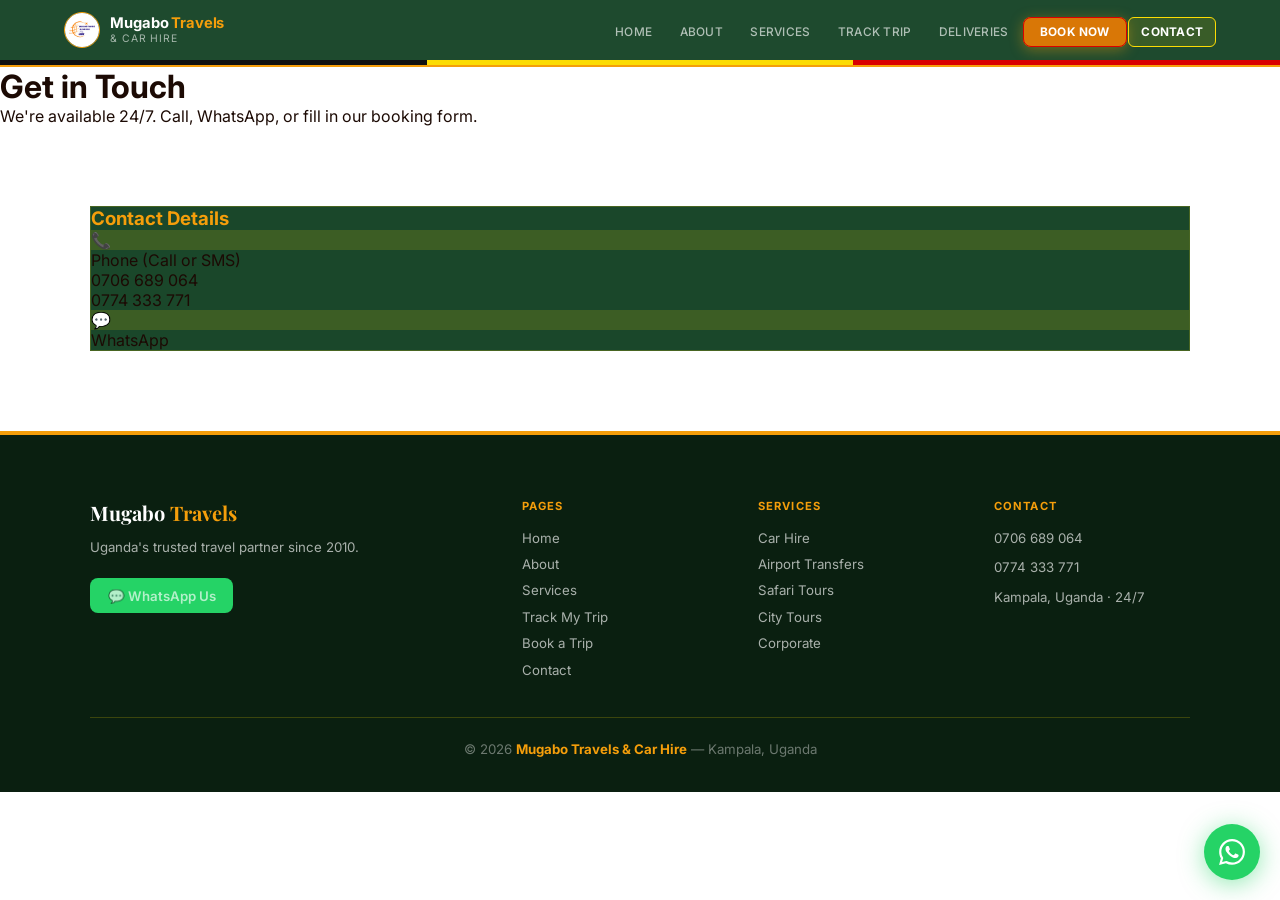
<file: contact.html>
<!DOCTYPE html>
<html lang="en">
<head>
<meta charset="UTF-8"><meta name="viewport" content="width=device-width,initial-scale=1.0">
<meta name="description" content="Contact Mugabo Travels & Car Hire in Kampala, Uganda. Call 0706 689 064 or WhatsApp us 24/7 for bookings and enquiries.">
<meta name="theme-color" content="#1c0a04">
<meta property="og:title" content="Contact Us — Kampala, Uganda | Mugabo Travels &amp; Car Hire">
<meta property="og:description" content="Contact Mugabo Travels & Car Hire in Kampala, Uganda. Call 0706 689 064 or WhatsApp us 24/7 for bookings and enquiries.">
<meta property="og:type" content="website">
<meta property="og:image" content="https://mugabotravels.com/og-image.jpg">
<meta property="og:site_name" content="Mugabo Travels &amp; Car Hire">
<meta name="twitter:card" content="summary_large_image">
<title>Contact Us — Kampala, Uganda | Mugabo Travels &amp; Car Hire</title>
<link rel="preconnect" href="https://fonts.googleapis.com">
<link href="https://fonts.googleapis.com/css2?family=Inter:wght@300;400;500;600;700;800&family=Playfair+Display:wght@700;900&display=swap" rel="stylesheet">
<script type="application/ld+json">
{"@context":"https://schema.org","@type":"TravelAgency","name":"Mugabo Travels & Car Hire",
"description":"Uganda trusted car hire, airport transfers, safaris and city tours since 2010.",
"url":"https://mugabotravels.com","telephone":"+256706689064",
"address":{"@type":"PostalAddress","addressLocality":"Kampala","addressCountry":"UG"},
"openingHours":"Mo-Su 00:00-24:00","priceRange":"$$",
"aggregateRating":{"@type":"AggregateRating","ratingValue":"4.9","reviewCount":"127"}}
</script>
<style>

/* ══════════════════════════════════════════════
   UGANDA FLAG PALETTE OVERRIDE
   Black · Yellow · Red  (Ugandan national colours)
   ══════════════════════════════════════════════ */
:root {
  --ug-green:  #1a472a;
  --ug-green-m:#276237;
  --ug-amber:  #F59E0B;
  --ug-amber-d:#D97706;

  --navy:        #8B0000;   /* deep crimson — secondary brand */
  --navy-d:      #111111;   /* near-black (replaces navy-deep) */
  --navy-m:      #C00000;   /* mid red */
  --orange:      #FCDC04;   /* Uganda gold / yellow — primary CTA */
  --orange-d:    #E8C800;   /* darker gold */
  --orange-lt:   #FFFBE6;   /* pale gold tint */
  --green:       #25D366;   /* WhatsApp green — keep */
  --black:       #111111;   /* site near-black */
  --off-white:   #FAFAF7;   /* clean neutral background */
  --white:       #FFFFFF;
  --gray:        #555555;   /* AA-pass on white */
  --gray-lt:     #888888;   /* secondary text — AA on white */
  --gray-dk:     #222222;
  --bdr:         #E0E0E0;
  --bdr-dk:      #2A2A2A;
  --r:           10px;
  --rl:          16px;
  --sh:          0 4px 20px rgba(0,0,0,.12);
  --sh-lg:       0 12px 44px rgba(0,0,0,.18);
  --f:           'Inter', system-ui, -apple-system, sans-serif;
  --fh:          'Playfair Display', Georgia, serif;

  /* Uganda flag stripe references */
  --ug-black:    #111111;
  --ug-amber:    #F59E0B;
  --ug-yellow:   #FCDC04;
  --ug-red:      #D90000;
}

/* ── NAVBAR — black with gold accent ── */
.site-header {
  background: rgba(26,71,42,.98) !important;
  border-bottom: 2px solid var(--ug-amber, #F59E0B) !important;
}
.nav-brand img { border-color: var(--ug-amber, #F59E0B) !important; }
.brand-main em { color: var(--ug-amber, #F59E0B) !important; }
.brand-sub { color: rgba(255,255,255,.6) !important; }
.nav-links a { color: rgba(255,255,255,.65) !important; }
.nav-links a:hover,
.nav-links a[aria-current="page"] {
  color: #fff !important;
  background: rgba(252,220,4,.12) !important;
}
.nav-links a[aria-current="page"] {
  border: 1.5px solid var(--ug-yellow) !important;
}
.nav-links .nav-book {
  background: var(--ug-amber, #F59E0B) !important;
  color: #1a1a1a !important;
  box-shadow: 0 3px 14px rgba(245,158,11,.4) !important;
  border-color: var(--ug-red) !important;
}
.nav-links .nav-book:hover { background: #B00000 !important; }

/* ── UGANDA FLAG STRIPE on hero ── */
.hero-left {
  background: var(--ug-green, #1a472a) !important;
  border-right: 4px solid var(--ug-yellow) !important;
}
.hero-left::before {
  background: radial-gradient(ellipse at 0% 90%,rgba(217,0,0,.1),transparent 60%) !important;
}
.hero-eyebrow {
  background: rgba(252,220,4,.15) !important;
  border-color: rgba(252,220,4,.35) !important;
  color: var(--ug-amber, #F59E0B) !important;
}
.hero h1 span { color: var(--ug-amber, #F59E0B) !important; }
.tp-dot { background: var(--ug-yellow) !important; }

/* ── BOOKING WIDGET — clean white card on black ── */
.bw { box-shadow: 0 20px 60px rgba(0,0,0,.35) !important; }
.bw-tab.active {
  color: var(--ug-black) !important;
  border-bottom-color: var(--ug-red) !important;
  font-weight: 700 !important;
}
.bw-field:focus-within {
  border-color: var(--ug-red) !important;
  box-shadow: 0 0 0 3px rgba(245,158,11,.12) !important;
}
.bw-dt:focus-within { border-color: var(--ug-red) !important; }
.bw-return:hover { border-color: var(--ug-red) !important; color: var(--ug-red) !important; }
.bw-return.active { border-color: var(--ug-red) !important; color: var(--ug-red) !important; }
.pax-btn:hover { border-color: var(--ug-red) !important; color: var(--ug-red) !important; }
.bw-go {
  background: var(--ug-red) !important;
  color: #fff !important;
}
.bw-go:hover { background: #B00000 !important; transform: translateY(-1px); }

/* ── BUTTONS ── */
.btn-dark {
  background: var(--ug-green, #1a472a) !important;
  border-color: var(--ug-black) !important;
  color: #fff !important;
}
.btn-dark:hover { background: #2a2a2a !important; }
.btn-o {
  background: var(--ug-yellow) !important;
  border-color: var(--ug-amber, #F59E0B) !important;
  color: var(--ug-black) !important;
  font-weight: 800 !important;
}
.btn-o:hover { background: var(--ug-red) !important; border-color: var(--ug-red) !important; color: #fff !important; }

/* Primary action buttons — red */
.bk-card-head { background: var(--ug-green, #1a472a) !important; }
.step-badge { background: var(--ug-yellow) !important; color: var(--ug-black) !important; }
.step.active .step-num { border-color: var(--ug-red) !important; background: var(--ug-red) !important; color: #fff !important; }
.step.done .step-num { border-color: var(--ug-black) !important; background: var(--ug-green, #1a472a) !important; }
.step.active .step-label { color: var(--ug-red) !important; }
.tt-card.selected { border-color: var(--ug-red) !important; background: rgba(217,0,0,.06) !important; box-shadow: 0 0 0 3px rgba(217,0,0,.15) !important; }
.tt-card:hover { border-color: var(--ug-red) !important; background: rgba(217,0,0,.04) !important; }
.veh-card.selected { border-color: var(--ug-red) !important; background: rgba(217,0,0,.06) !important; }
.veh-card:hover { border-color: var(--ug-red) !important; }

/* Booking "next" buttons */
.bk-nav .btn-o,
button.btn-o { background: var(--ug-red) !important; border-color: var(--ug-red) !important; color: #fff !important; }
.wa-confirm-btn { box-shadow: 0 4px 20px rgba(37,211,102,.4) !important; }

/* Form focus states */
.inp:focus,.sel:focus,.txta:focus { border-color: var(--ug-red) !important; box-shadow: 0 0 0 3px rgba(217,0,0,.1) !important; }
.inp.valid,.sel.valid { border-color: #22c55e !important; }
.inp.invalid,.inp.has-error,.sel.invalid { border-color: var(--ug-red) !important; }

/* ── PAGE HERO ── */
.page-hero { background: var(--ug-green, #1a472a) !important; border-bottom: 4px solid var(--ug-yellow) !important; }
.page-hero::before { background: radial-gradient(ellipse at 50% 110%,rgba(245,158,11,.18),transparent 60%) !important; }
.page-hero h1 span { color: var(--ug-amber, #F59E0B) !important; }
.page-hero p { color: rgba(255,255,255,.75) !important; }
.ph-slice { background: #fff !important; }
.ph-slice-alt { background: var(--off-white) !important; }

/* ── ABOUT PAGE ── */
.fc-bg { background: linear-gradient(155deg,#8B0000 0%,#5a0000 40%,#111111 100%) !important; }
.fc-quote-card { border-left-color: var(--ug-amber, #F59E0B) !important; }
.fc-tag {
  background: rgba(252,220,4,.18) !important;
  border-color: rgba(252,220,4,.35) !important;
  color: var(--ug-amber, #F59E0B) !important;
}
.reggane-msg::before { background: var(--ug-red) !important; color: #fff !important; }
.lead-q { border-left-color: var(--ug-red) !important; }
.why-card:hover { border-color: var(--ug-red) !important; }

/* ── UGANDA FLAG STRIPE ACCENT — nav bottom border ── */
/* 3-stripe flag bar under nav: black | yellow | red */
.site-header::after {
  content: "";
  display: block;
  height: 5px;
  background: linear-gradient(to right,
    var(--ug-black) 0%, var(--ug-black) 33.33%,
    var(--ug-yellow) 33.33%, var(--ug-yellow) 66.66%,
    var(--ug-red) 66.66%, var(--ug-red) 100%
  );
}

/* ── STATS STRIP ── */
.stats-strip { background: var(--ug-green, #1a472a) !important; border-top: 3px solid var(--ug-yellow) !important; border-bottom: 3px solid var(--ug-yellow) !important; }
.stats-strip .sw { border: none !important; padding: 2.5rem 0 !important; }
.sn { color: var(--ug-amber, #F59E0B) !important; }
.sl { color: rgba(255,255,255,.7) !important; }

/* ── TRUST BADGES ── */
.trust-badge:hover { border-color: var(--ug-red) !important; }
.trust-icon { background: rgba(217,0,0,.08) !important; border-color: rgba(217,0,0,.2) !important; }

/* ── TESTIMONIALS ── */
.t-card:hover { border-color: var(--ug-red) !important; }
.t-stars { color: var(--ug-amber, #F59E0B) !important; }
.t-av { background: var(--ug-green, #1a472a) !important; border: 2px solid var(--ug-yellow) !important; }

/* ── SECTION TAGS ── */
.sh { color: var(--ug-red) !important; }

/* ── FEAT CARDS ── */
.feat-card:hover { border-color: var(--ug-red) !important; }
.feat-card:hover .feat-icon { background: var(--ug-green, #1a472a) !important; }
.feat-icon { background: rgba(217,0,0,.08) !important; border-color: rgba(217,0,0,.15) !important; }

/* ── CTA BAND ── */
.cta-band { background: var(--ug-green, #1a472a) !important; border-top: none !important; }
.cta-band h2 { color: var(--ug-amber, #F59E0B) !important; }
.cta-band p { color: rgba(255,255,255,.7) !important; }
.cta-band .btn-dark {
  background: var(--ug-yellow) !important;
  color: var(--ug-black) !important;
  border-color: var(--ug-amber, #F59E0B) !important;
  font-weight: 800 !important;
}
.cta-band .btn-dark:hover { background: #E8C800 !important; }
.cta-band .btn-out {
  background: rgba(255,255,255,.08) !important;
  color: #fff !important;
  border-color: rgba(255,255,255,.3) !important;
}
.cta-band .btn-out:hover { border-color: var(--ug-amber, #F59E0B) !important; color: var(--ug-amber, #F59E0B) !important; }

/* ── FOOTER ── */
.site-footer {
  background: #0a1f10 !important;
  border-top: 4px solid #F59E0B !important;
}
.footer-brand em { color: var(--ug-amber, #F59E0B) !important; }
.site-footer h4 { color: var(--ug-amber, #F59E0B) !important; }
.site-footer a:hover { color: var(--ug-amber, #F59E0B) !important; }
.f-bottom { border-top-color: rgba(252,220,4,.2) !important; }
.f-bottom strong { color: var(--ug-amber, #F59E0B) !important; }

/* ── WA FAB ── stays green ── */
/* ── TRACKING ── */
.bk-hero, .track-hero, .bk-hero { border-bottom: 4px solid var(--ug-yellow) !important; }

/* ── SERVICES / FLEET ── */
.svc-big:hover { border-color: var(--ug-red) !important; }
.svc-big-icon { background: rgba(217,0,0,.08) !important; border-color: rgba(217,0,0,.15) !important; }
.svc-big:hover .svc-big-icon { background: var(--ug-green, #1a472a) !important; }
.fleet-card:hover { border-color: var(--ug-amber, #F59E0B) !important; }
.fv-top { background: var(--ug-green, #1a472a) !important; }
.fv-badge {
  background: rgba(252,220,4,.2) !important;
  border-color: rgba(252,220,4,.35) !important;
  color: var(--ug-amber, #F59E0B) !important;
}

/* ── PHOTO GRID ── */
.p2 { background: linear-gradient(135deg,#8B0000,#5a0000) !important; }
.p3 { background: linear-gradient(135deg,#D90000,#8B0000) !important; }
.p4 { background: linear-gradient(135deg,#2a0000,#111111) !important; }

/* ── CONTACT ── */
.ct-card, .contact-info-card, .cic { background: var(--ug-green, #1a472a) !important; border: 1px solid rgba(252,220,4,.2) !important; }
.ct-card h3, .contact-info-card h3 { color: var(--ug-amber, #F59E0B) !important; }
.cdi, .cd-icon { background: rgba(252,220,4,.15) !important; }
.wa-link2:hover,.wa-l2:hover { opacity:.88; }

/* ── DARK SECTION ── */
.section.dark { background: var(--ug-green, #1a472a) !important; }
.section.dark .st { color: var(--ug-amber, #F59E0B) !important; }

/* ── TRACKING TIMELINE ── */
.tl-step.active .tl-icon {
  background: var(--ug-red) !important;
  border-color: var(--ug-red) !important;
  box-shadow: 0 0 0 4px rgba(217,0,0,.2), 0 0 0 8px rgba(217,0,0,.08) !important;
}
.tl-step.done .tl-icon { background: var(--ug-green, #1a472a) !important; border-color: var(--ug-black) !important; }
.tl-step.done::before { background: var(--ug-green, #1a472a) !important; }
.tl-step.active::before { background: linear-gradient(var(--ug-black),var(--bdr)) !important; }
.sc-head { background: var(--ug-green, #1a472a) !important; border-bottom: 2px solid var(--ug-amber, #F59E0B) !important; }
.sc-badge { background: var(--ug-yellow) !important; color: var(--ug-black) !important; }

/* ── DEMO STEP BUTTONS (tracking) ── */
.demo-step-btn.active { border-color: var(--ug-red) !important; color: var(--ug-red) !important; background: rgba(217,0,0,.08) !important; }
.lookup-btn { background: var(--ug-green, #1a472a) !important; border: 2px solid var(--ug-yellow) !important; color: #fff !important; }
.lookup-btn:hover { background: var(--ug-red) !important; border-color: var(--ug-red) !important; }

/* ── FOCUS RING ── yellow, high visibility ── */
.btn:focus-visible, a:focus-visible, input:focus-visible, select:focus-visible {
  outline: 3px solid var(--ug-yellow) !important;
  outline-offset: 3px !important;
}

/* ═══════════════════════════════════════════════
   MUGABO TRAVELS — Design System (Warm Palette)
   ═══════════════════════════════════════════════ */

/* RESET */
*,*::before,*::after{margin:0;padding:0;box-sizing:border-box}
html{scroll-behavior:smooth;-webkit-text-size-adjust:100%}
body{font-family:var(--f);color:var(--black);background:#fff;overflow-x:hidden}
img{max-width:100%;height:auto;display:block}
a{color:inherit;text-decoration:none}
ul{list-style:none}
button,input,select,textarea{font-family:var(--f)}

/* TOKENS — single source, warm Ugandan palette */
:root{
  --navy:     #7c2d12;
  --navy-d:   #1c0a04;
  --navy-m:   #9a3412;
  --orange:   #d97706;
  --orange-d: #b45309;
  --orange-lt:#fef3c7;
  --green:    #25D366;
  --black:    #1c0a04;
  --off-white:#fdf6ec;
  --white:    #fffdf7;
  /* FIXED: raised contrast — was .38/.48 which failed WCAG AA */
  --gray:     #5c534e;   /* raised from #71717a — now 5.2:1 on white */
  --gray-lt:  #79716b;   /* raised from #a1a1aa — now 4.6:1 on white */
  --gray-dk:  #292524;
  --bdr:      #e7d5c4;
  --bdr-dk:   #3d1e0f;
  --r:        10px;
  --rl:       16px;
  --sh:       0 4px 20px rgba(124,45,18,.12);
  --sh-lg:    0 12px 44px rgba(124,45,18,.18);
  --f:        'Inter',system-ui,-apple-system,sans-serif;
  --fh:       'Playfair Display',Georgia,serif;
}

/* SKIP-TO-CONTENT (accessibility) */
.skip-link{
  position:absolute;top:-100px;left:1rem;z-index:9999;
  background:var(--orange);color:#fff;padding:.6rem 1.2rem;
  border-radius:0 0 8px 8px;font-weight:700;font-size:.9rem;
  transition:top .2s;text-decoration:none
}
.skip-link:focus{top:0}

/* NAVBAR */
.site-header{
  position:sticky;top:0;z-index:200;
  background:rgba(28,10,4,.97);backdrop-filter:blur(16px);-webkit-backdrop-filter:blur(16px);
  border-bottom:1px solid rgba(217,119,6,.12)
}
.navbar{
  max-width:1200px;margin:0 auto;padding:.75rem 1.5rem;
  display:flex;align-items:center;justify-content:space-between;
  gap:1rem;position:relative
}
.nav-brand{display:flex;align-items:center;gap:.65rem;flex-shrink:0}
.nav-brand img{
  width:36px;height:36px;border-radius:50%;object-fit:contain;
  border:1.5px solid rgba(217,119,6,.6)
}
.brand-text{display:flex;flex-direction:column;line-height:1.2}
.brand-main{font-size:.92rem;font-weight:700;color:#fff;letter-spacing:-.01em}
.brand-main em{color:var(--orange);font-style:normal}
.brand-sub{font-size:.65rem;color:rgba(255,255,255,.65);letter-spacing:.08em;text-transform:uppercase}
.nav-toggle{
  display:none;flex-direction:column;justify-content:space-between;
  width:28px;height:20px;background:none;border:none;cursor:pointer;padding:0
}
.nav-toggle span{display:block;width:100%;height:2px;background:#fff;border-radius:2px;transition:all .25s}
.nav-toggle.active span:nth-child(1){transform:translateY(9px) rotate(45deg)}
.nav-toggle.active span:nth-child(2){opacity:0}
.nav-toggle.active span:nth-child(3){transform:translateY(-9px) rotate(-45deg)}
.nav-links{display:flex;align-items:center;gap:.1rem}
.nav-links a{
  color:rgba(255,255,255,.7);font-size:.74rem;font-weight:500;
  letter-spacing:.02em;text-transform:uppercase;
  padding:.45rem .75rem;border-radius:6px;
  transition:all .2s;border:1.5px solid transparent
}
.nav-links a:hover,.nav-links a[aria-current="page"]{color:#fff;background:rgba(255,255,255,.09)}
.nav-links a[aria-current="page"]{font-weight:700}
.nav-links .nav-book{
  background:var(--orange) !important;color:#fff !important;
  font-weight:700;border-radius:8px;padding:.45rem 1rem;
  box-shadow:0 3px 12px rgba(217,119,6,.4)
}
.nav-links .nav-book:hover{background:var(--orange-d) !important}

/* LAYOUT */
.section{padding:5rem 1.5rem}
.section.sm{padding:3rem 1.5rem}
.section.alt{background:var(--off-white)}
.section.dark{background:var(--black);color:#fff}
.sw{max-width:1100px;margin:0 auto}
.sh{
  font-size:.7rem;font-weight:700;letter-spacing:.14em;
  text-transform:uppercase;color:var(--orange);margin-bottom:.4rem
}
.st{
  font-family:var(--fh);font-size:clamp(1.75rem,4vw,2.6rem);
  font-weight:700;line-height:1.15;margin-bottom:.85rem
}
.sd{color:var(--gray);font-size:.97rem;line-height:1.72;max-width:520px;margin-bottom:2rem}
.dark .sh{color:var(--orange)}
.dark .st{color:#fff}
.dark .sd{color:rgba(255,255,255,.75)}

/* BUTTONS */
.btn{
  display:inline-flex;align-items:center;justify-content:center;gap:.45rem;
  padding:.8rem 1.75rem;border-radius:8px;font-weight:600;font-size:.9rem;
  border:1.5px solid transparent;cursor:pointer;transition:all .22s;
  min-height:48px;font-family:var(--f);white-space:nowrap;
  text-decoration:none;-webkit-tap-highlight-color:transparent;letter-spacing:-.01em
}
.btn-dark{background:var(--black);color:#fff;border-color:var(--black)}
.btn-dark:hover{background:#3d1e0f;transform:translateY(-1px)}
.btn-o{background:var(--orange);color:#fff;border-color:var(--orange)}
.btn-o:hover{background:var(--orange-d);transform:translateY(-1px)}
.btn-out{background:transparent;color:var(--black);border-color:var(--bdr)}
.btn-out:hover{border-color:var(--black)}
.btn-out-w{background:transparent;color:#fff;border-color:rgba(255,255,255,.45)}
.btn-out-w:hover{border-color:#fff;background:rgba(255,255,255,.1)}
.btn-wa{background:var(--green);color:#fff;border-color:var(--green)}
.btn-wa:hover{opacity:.88;transform:translateY(-1px)}
.btn-full{width:100%}
.btn-sm{padding:.6rem 1.1rem;font-size:.82rem;min-height:40px}
.btn-lg{padding:1rem 2.25rem;font-size:1rem;min-height:56px;border-radius:10px}
/* Focus visible for keyboard nav */
.btn:focus-visible,a:focus-visible{
  outline:2px solid var(--orange);outline-offset:3px;border-radius:6px
}

/* GRIDS */
.g2{display:grid;grid-template-columns:1fr 1fr;gap:1.5rem}
.g3{display:grid;grid-template-columns:repeat(3,1fr);gap:1.5rem}
.g4{display:grid;grid-template-columns:repeat(4,1fr);gap:1.25rem}
.ga{display:grid;grid-template-columns:repeat(auto-fit,minmax(260px,1fr));gap:1.25rem}

/* FORMS — with validation states */
.fg{margin-bottom:.9rem;position:relative}
.fg label{
  display:block;font-size:.74rem;font-weight:600;color:var(--gray-dk);
  margin-bottom:.35rem;letter-spacing:.03em
}
.fg label .req{color:#c0392b;margin-left:2px;font-weight:700}
.inp,.sel,.txta{
  width:100%;padding:.82rem 1rem;border:1.5px solid var(--bdr);
  border-radius:8px;font-family:var(--f);font-size:.95rem;
  color:var(--black);background:#fff;outline:none;
  transition:border-color .2s,box-shadow .2s;
  min-height:48px;-webkit-appearance:none
}
.inp::placeholder{color:var(--gray-lt)}
.inp:focus,.sel:focus,.txta:focus{
  border-color:var(--orange);box-shadow:0 0 0 3px rgba(217,119,6,.14)
}
/* Validation states */
.inp.valid,.sel.valid{border-color:#22c55e}
.inp.invalid,.sel.invalid{border-color:#ef4444;box-shadow:0 0 0 3px rgba(239,68,68,.1)}
.field-error{
  display:none;font-size:.72rem;color:#dc2626;margin-top:.3rem;
  font-weight:600;padding-left:.1rem
}
.fg.has-error .field-error{display:block}
.fg.has-error .inp,.fg.has-error .sel{border-color:#ef4444;box-shadow:0 0 0 3px rgba(239,68,68,.1)}
.txta{resize:vertical;min-height:100px}
.sel{
  cursor:pointer;
  background-image:url("data:image/svg+xml,%3Csvg xmlns='http://www.w3.org/2000/svg' width='12' height='7' viewBox='0 0 12 7'%3E%3Cpath stroke='%235c534e' stroke-width='1.5' fill='none' d='M1 1l5 4 5-4'/%3E%3C/svg%3E");
  background-repeat:no-repeat;background-position:right .9rem center;padding-right:2.5rem
}

/* SUCCESS MESSAGE */
.form-success{
  display:none;background:#f0fdf4;border:1.5px solid #86efac;
  border-radius:var(--rl);padding:1.75rem;text-align:center;
  animation:fadeIn .35s ease
}
.form-success.visible{display:block}
@keyframes fadeIn{from{opacity:0;transform:translateY(-8px)}to{opacity:1;transform:none}}
.form-success h3{font-family:var(--fh);color:#15803d;font-size:1.2rem;margin-bottom:.4rem}
.form-success p{color:#166534;font-size:.88rem;line-height:1.65}

/* CARDS */
.card{
  background:#fff;border-radius:var(--rl);
  border:1px solid var(--bdr);box-shadow:var(--sh);
  overflow:hidden;transition:all .25s
}
.card:hover{transform:translateY(-4px);box-shadow:var(--sh-lg)}

/* WA FAB */
.wa-fab{
  position:fixed;bottom:1.25rem;right:1.25rem;z-index:300;
  width:56px;height:56px;background:var(--green);border-radius:50%;
  display:flex;align-items:center;justify-content:center;
  box-shadow:0 4px 24px rgba(37,211,102,.5);transition:all .22s;
  -webkit-tap-highlight-color:transparent
}
.wa-fab:hover{transform:scale(1.1)}
.wa-pill{
  display:inline-flex;align-items:center;gap:.45rem;
  background:var(--green);color:#fff;padding:.6rem 1.1rem;
  border-radius:8px;font-size:.82rem;font-weight:600
}
.wa-pill:hover{opacity:.88}

/* STATS STRIP */
.stats-strip{background:#2d0f05;padding:2.5rem 1.5rem}
.stats-strip .sw{
  display:grid;grid-template-columns:repeat(4,1fr);
  text-align:center;gap:1rem;
  border-top:1px solid rgba(217,119,6,.2);
  border-bottom:1px solid rgba(217,119,6,.2);padding:2.5rem 0
}
.sn{font-family:var(--fh);font-size:2.2rem;font-weight:900;color:var(--orange)}
.sl{font-size:.7rem;color:rgba(255,255,255,.65);text-transform:uppercase;letter-spacing:.08em;margin-top:3px}

/* TESTIMONIALS */
.t-grid{display:grid;grid-template-columns:repeat(auto-fit,minmax(270px,1fr));gap:1.1rem;margin-top:2.5rem}
.t-card{
  background:#fff;border-radius:var(--r);padding:1.5rem;
  border:1px solid var(--bdr);position:relative;transition:all .25s
}
.t-card:hover{border-color:var(--orange);transform:translateY(-2px);box-shadow:var(--sh)}
.t-stars{color:var(--orange);font-size:.95rem;margin-bottom:.8rem;letter-spacing:.05em}
.t-text{font-size:.87rem;color:var(--gray-dk);font-style:italic;line-height:1.72;margin-bottom:1.1rem}
.t-auth{display:flex;align-items:center;gap:.65rem}
.t-av{
  width:40px;height:40px;border-radius:50%;background:var(--navy);
  display:flex;align-items:center;justify-content:center;font-size:1rem;flex-shrink:0
}
.t-name{font-weight:700;font-size:.85rem;color:var(--black)}
.t-from{font-size:.72rem;color:var(--gray-lt)}
.t-plat{
  position:absolute;top:1rem;right:1rem;
  font-size:.63rem;font-weight:700;color:var(--gray);
  text-transform:uppercase;letter-spacing:.05em
}

/* CTA BAND */
.cta-band{
  background:var(--off-white);padding:5rem 1.5rem;
  text-align:center;border-top:1px solid var(--bdr)
}
.cta-band h2{
  font-family:var(--fh);font-size:clamp(1.75rem,4vw,2.75rem);
  font-weight:900;color:var(--black);margin-bottom:.75rem;letter-spacing:-.02em
}
.cta-band p{color:var(--gray);max-width:460px;margin:0 auto 2.5rem;line-height:1.72;font-size:.97rem}
.cta-btns{display:flex;gap:1rem;justify-content:center;flex-wrap:wrap}

/* PAGE HERO */
.page-hero{
  background:var(--navy-d);padding:4.5rem 1.5rem 4rem;
  position:relative;overflow:hidden;text-align:center
}
.page-hero::before{
  content:"";position:absolute;inset:0;
  background:radial-gradient(ellipse at 50% 110%,rgba(217,119,6,.15),transparent 60%)
}
.page-hero h1{
  font-family:var(--fh);font-size:clamp(2rem,5vw,3rem);
  font-weight:900;color:#fff;position:relative;letter-spacing:-.02em;margin-bottom:.55rem
}
.page-hero h1 span{color:var(--orange)}
.page-hero p{color:rgba(255,255,255,.75);position:relative;font-size:.97rem}
.ph-slice{height:48px;background:#fff;clip-path:polygon(0 50%,100% 0,100% 100%,0 100%)}
.ph-slice-alt{height:48px;background:var(--off-white);clip-path:polygon(0 50%,100% 0,100% 100%,0 100%)}

/* FOOTER */
.site-footer{background:#1c0a04;color:rgba(255,255,255,.65);padding:4rem 1.5rem 1.5rem}
.footer-inner{
  max-width:1100px;margin:0 auto 2rem;
  display:grid;grid-template-columns:2fr 1fr 1fr 1fr;gap:2.5rem
}
.footer-brand{font-family:var(--fh);font-size:1.25rem;font-weight:700;color:#fff;margin-bottom:.65rem}
.footer-brand em{color:var(--orange);font-style:normal}
.site-footer p{font-size:.83rem;line-height:1.75;margin-bottom:.4rem}
.site-footer h4{color:#fff;font-size:.7rem;letter-spacing:.1em;text-transform:uppercase;margin-bottom:.85rem}
.f-col ul li{margin-bottom:.4rem}
.site-footer a{color:rgba(255,255,255,.65);font-size:.83rem;transition:color .2s}
.site-footer a:hover{color:var(--orange)}
.f-bottom{
  max-width:1100px;margin:0 auto;padding-top:1.25rem;
  border-top:1px solid rgba(217,119,6,.12);
  font-size:.75rem;color:rgba(255,255,255,.4);text-align:center
}
.f-bottom strong{color:var(--orange)}

/* TRUST BADGES */
.trust-grid{display:grid;grid-template-columns:repeat(auto-fit,minmax(180px,1fr));gap:1rem;margin-top:2.5rem}
.trust-badge{
  display:flex;align-items:center;gap:.75rem;padding:1rem;
  border:1px solid var(--bdr);border-radius:var(--r);background:#fff;
  transition:all .2s
}
.trust-badge:hover{border-color:var(--orange);box-shadow:var(--sh)}
.trust-icon{
  width:42px;height:42px;border-radius:10px;
  background:var(--orange-lt);border:1px solid rgba(217,119,6,.2);
  display:flex;align-items:center;justify-content:center;
  font-size:1.2rem;flex-shrink:0
}
.trust-badge h4{font-weight:700;font-size:.82rem;color:var(--black);margin-bottom:.1rem}
.trust-badge p{font-size:.72rem;color:var(--gray);line-height:1.5}

/* RESPONSIVE */
@media(max-width:900px){
  .g3{grid-template-columns:1fr 1fr}
  .g4{grid-template-columns:1fr 1fr}
  .footer-inner{grid-template-columns:1fr 1fr}
  .stats-strip .sw{grid-template-columns:1fr 1fr}
}
@media(max-width:768px){
  .nav-toggle{display:flex}
  .nav-links{
    display:none;position:absolute;top:calc(100% + .5rem);left:0;right:0;
    flex-direction:column;align-items:stretch;
    background:rgba(28,10,4,.99);padding:.75rem;gap:.15rem;
    border-radius:0 0 var(--r) var(--r);
    border:1px solid rgba(217,119,6,.12);border-top:none
  }
  .nav-links.open{display:flex}
  .nav-links a{padding:.9rem 1rem;font-size:.88rem;border-radius:8px}
}
@media(max-width:600px){
  .g2,.g3,.g4,.ga{grid-template-columns:1fr}
  .section{padding:3rem 1rem}
  .section.sm{padding:2rem 1rem}
  .footer-inner{grid-template-columns:1fr}
}
</style>
</head>
<body>
<a href="#main-content" class="skip-link">Skip to main content</a>
<header class="site-header" role="banner">
  <nav class="navbar" aria-label="Main navigation">
    <a href="index.html" class="nav-brand" aria-label="Mugabo Travels home">
      <img src="[data-uri]" alt="Mugabo Travels &amp; Car Hire company logo" width="36" height="36">
      <div class="brand-text"><span class="brand-main">Mugabo <em>Travels</em></span><span class="brand-sub">&amp; Car Hire</span></div>
    </a>
    <button class="nav-toggle" id="navToggle" aria-label="Open navigation menu" aria-expanded="false" aria-controls="navLinks"><span></span><span></span><span></span></button>
    <ul class="nav-links" id="navLinks" role="list">
      <li><a href="index.html">Home</a></li>
      <li><a href="about.html">About</a></li>
      <li><a href="services.html">Services</a></li>
      <li><a href="tracking.html">Track Trip</a></li>
      <li><a href="deliveries.html">Deliveries</a></li>
      <li><a href="booking.html" class="nav-book">Book Now</a></li>
      <li><a href="contact.html" aria-current="page">Contact</a></li>
    </ul>
  </nav>
</header>
<script>
(function(){var btn=document.getElementById('navToggle'),ul=document.getElementById('navLinks');
btn.addEventListener('click',function(){var o=ul.classList.toggle('open');btn.setAttribute('aria-expanded',String(o));btn.classList.toggle('active',o);});
document.addEventListener('click',function(e){if(!e.target.closest('.navbar')){ul.classList.remove('open');btn.classList.remove('active');btn.setAttribute('aria-expanded','false');}});
})();
</script>
<main id="main-content"><div class="ct-hero">
  <h1>Get in <span>Touch</span></h1>
  <p>We're available 24/7. Call, WhatsApp, or fill in our booking form.</p>
</div>
<div class="ct-slice"></div>

<section class="section">
  <div class="sw">
    <div class="ct-grid">

      <div class="ct-card">
        <h3>Contact Details</h3>
        <div class="cd">
          <div class="cdi">📞</div>
          <div>
            <div class="cd-h">Phone (Call or SMS)</div>
            <div class="cd-v">
              <a href="tel:+256706689064">0706 689 064</a><br>
              <a href="tel:+256774333771">0774 333 771</a>
            </div>
          </div>
        </div>
        <div class="cd">
          <div class="cdi">💬</div>
          <div>
            <div class="cd-h">WhatsApp</div>
            <div class="cd-v"></main>
<footer class="site-footer" role="contentinfo">
  <div class="footer-inner">
    <div class="f-col"><div class="footer-brand">Mugabo <em>Travels</em></div>
      <p>Uganda's trusted travel partner since 2010.</p>
      <a href="https://wa.me/256706689064" class="wa-pill" style="margin-top:.75rem;display:inline-flex">&#128172; WhatsApp Us</a></div>
    <div class="f-col"><h4>Pages</h4><ul>
      <li><a href="index.html">Home</a></li><li><a href="about.html">About</a></li>
      <li><a href="services.html">Services</a></li>
      <li><a href="tracking.html">Track My Trip</a></li><li><a href="booking.html">Book a Trip</a></li>
      <li><a href="contact.html">Contact</a></li></ul></div>
    <div class="f-col"><h4>Services</h4><ul>
      <li><a href="services.html">Car Hire</a></li><li><a href="services.html">Airport Transfers</a></li>
      <li><a href="services.html">Safari Tours</a></li><li><a href="services.html">City Tours</a></li>
      <li><a href="services.html">Corporate</a></li></ul></div>
    <div class="f-col"><h4>Contact</h4>
      <p><a href="tel:+256706689064">0706 689 064</a></p>
      <p><a href="tel:+256774333771">0774 333 771</a></p>
      <p>Kampala, Uganda &middot; 24/7</p></div>
  </div>
  <div class="f-bottom"><p>&copy; 2026 <strong>Mugabo Travels &amp; Car Hire</strong> &mdash; Kampala, Uganda</p></div>
</footer>
<a href="https://wa.me/256706689064?text=Hello%20Mugabo%20Travels!" class="wa-fab" aria-label="Chat on WhatsApp">
  <svg width="26" height="26" viewBox="0 0 24 24" fill="white" aria-hidden="true"><path d="M17.472 14.382c-.297-.149-1.758-.867-2.03-.967-.273-.099-.471-.148-.67.15-.197.297-.767.966-.94 1.164-.173.199-.347.223-.644.075-.297-.15-1.255-.463-2.39-1.475-.883-.788-1.48-1.761-1.653-2.059-.173-.297-.018-.458.13-.606.134-.133.298-.347.446-.52.149-.174.198-.298.298-.497.099-.198.05-.371-.025-.52-.075-.149-.669-1.612-.916-2.207-.242-.579-.487-.5-.669-.51-.173-.008-.371-.01-.57-.01-.198 0-.52.074-.792.372-.272.297-1.04 1.016-1.04 2.479 0 1.462 1.065 2.875 1.213 3.074.149.198 2.096 3.2 5.077 4.487.709.306 1.262.489 1.694.625.712.227 1.36.195 1.871.118.571-.085 1.758-.719 2.006-1.413.248-.694.248-1.289.173-1.413-.074-.124-.272-.198-.57-.347m-5.421 7.403h-.004a9.87 9.87 0 01-5.031-1.378l-.361-.214-3.741.982.998-3.648-.235-.374a9.86 9.86 0 01-1.51-5.26c.001-5.45 4.436-9.884 9.888-9.884 2.64 0 5.122 1.03 6.988 2.898a9.825 9.825 0 012.893 6.994c-.003 5.45-4.437 9.884-9.885 9.884m8.413-18.297A11.815 11.815 0 0012.05 0C5.495 0 .16 5.335.157 11.892c0 2.096.547 4.142 1.588 5.945L.057 24l6.305-1.654a11.882 11.882 0 005.683 1.448h.005c6.554 0 11.89-5.335 11.893-11.893a11.821 11.821 0 00-3.48-8.413z"/></svg>
</a>
</body>
</html>
</file>
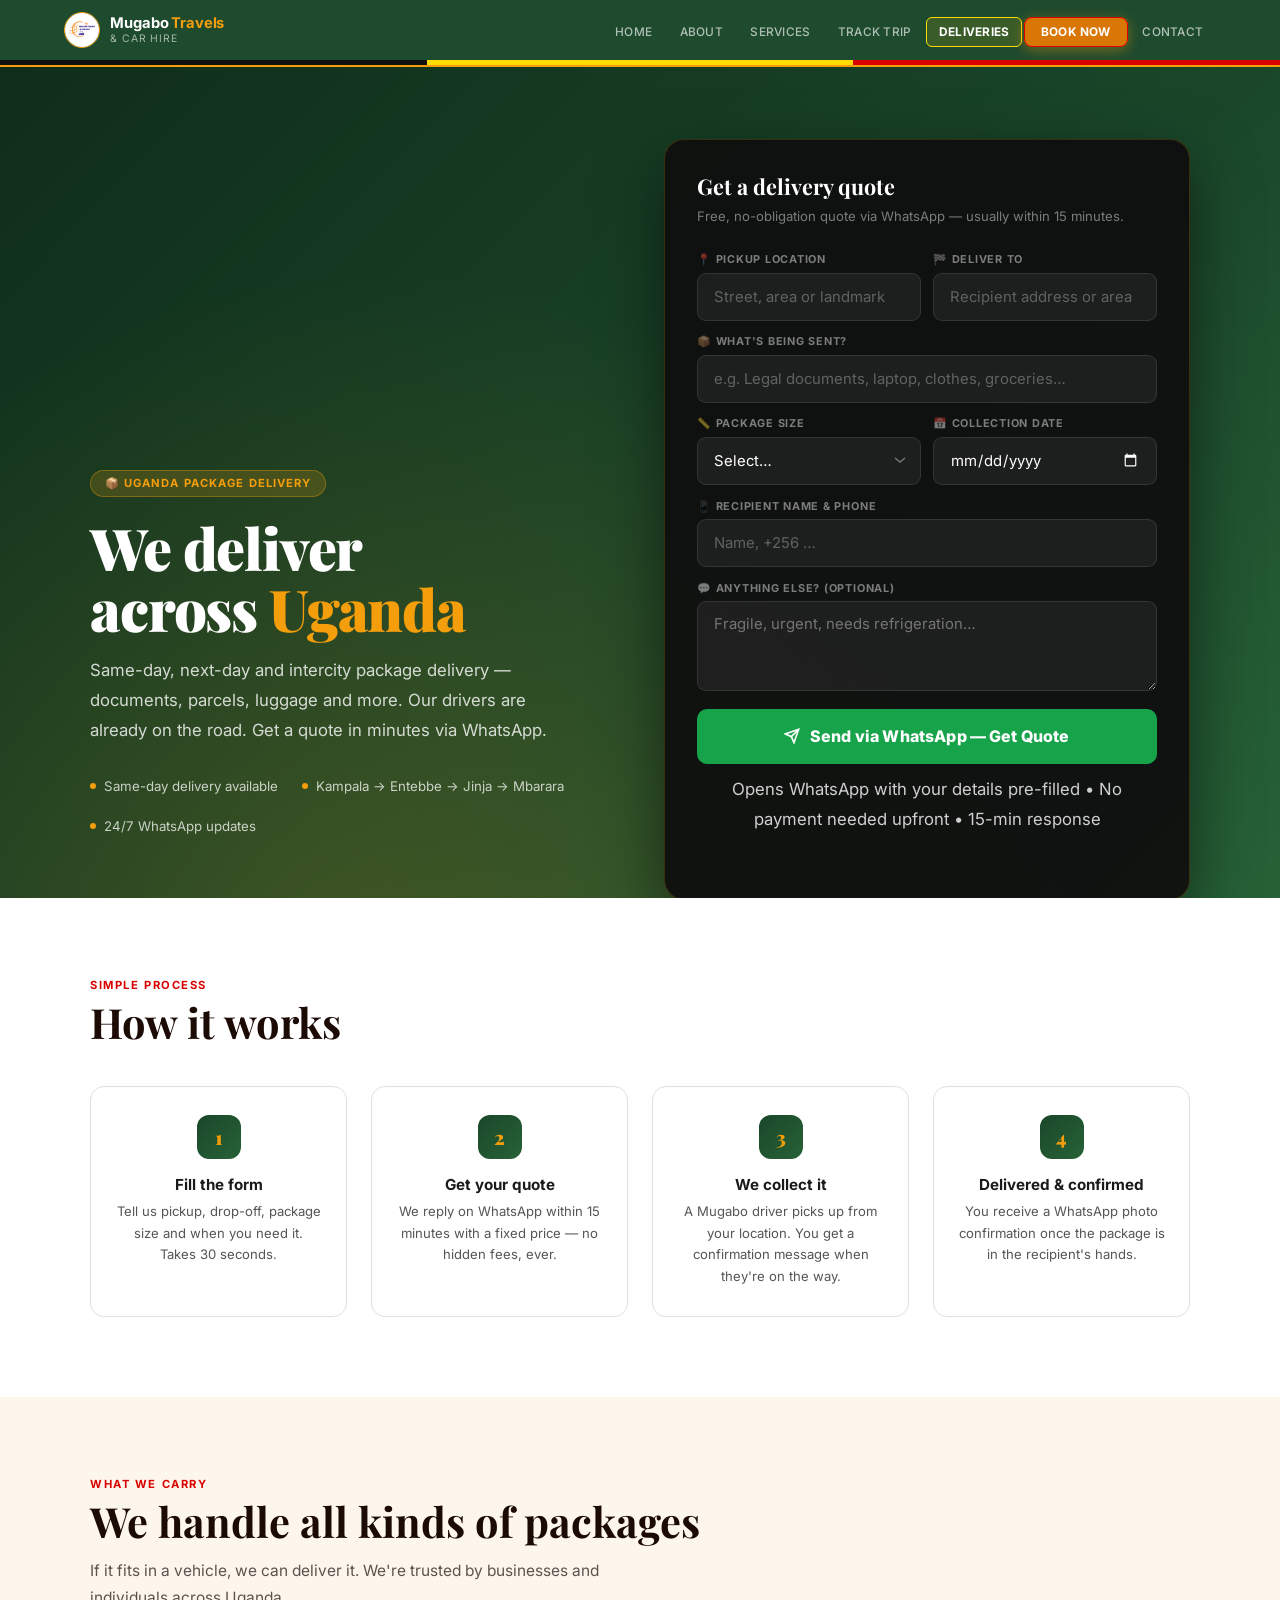
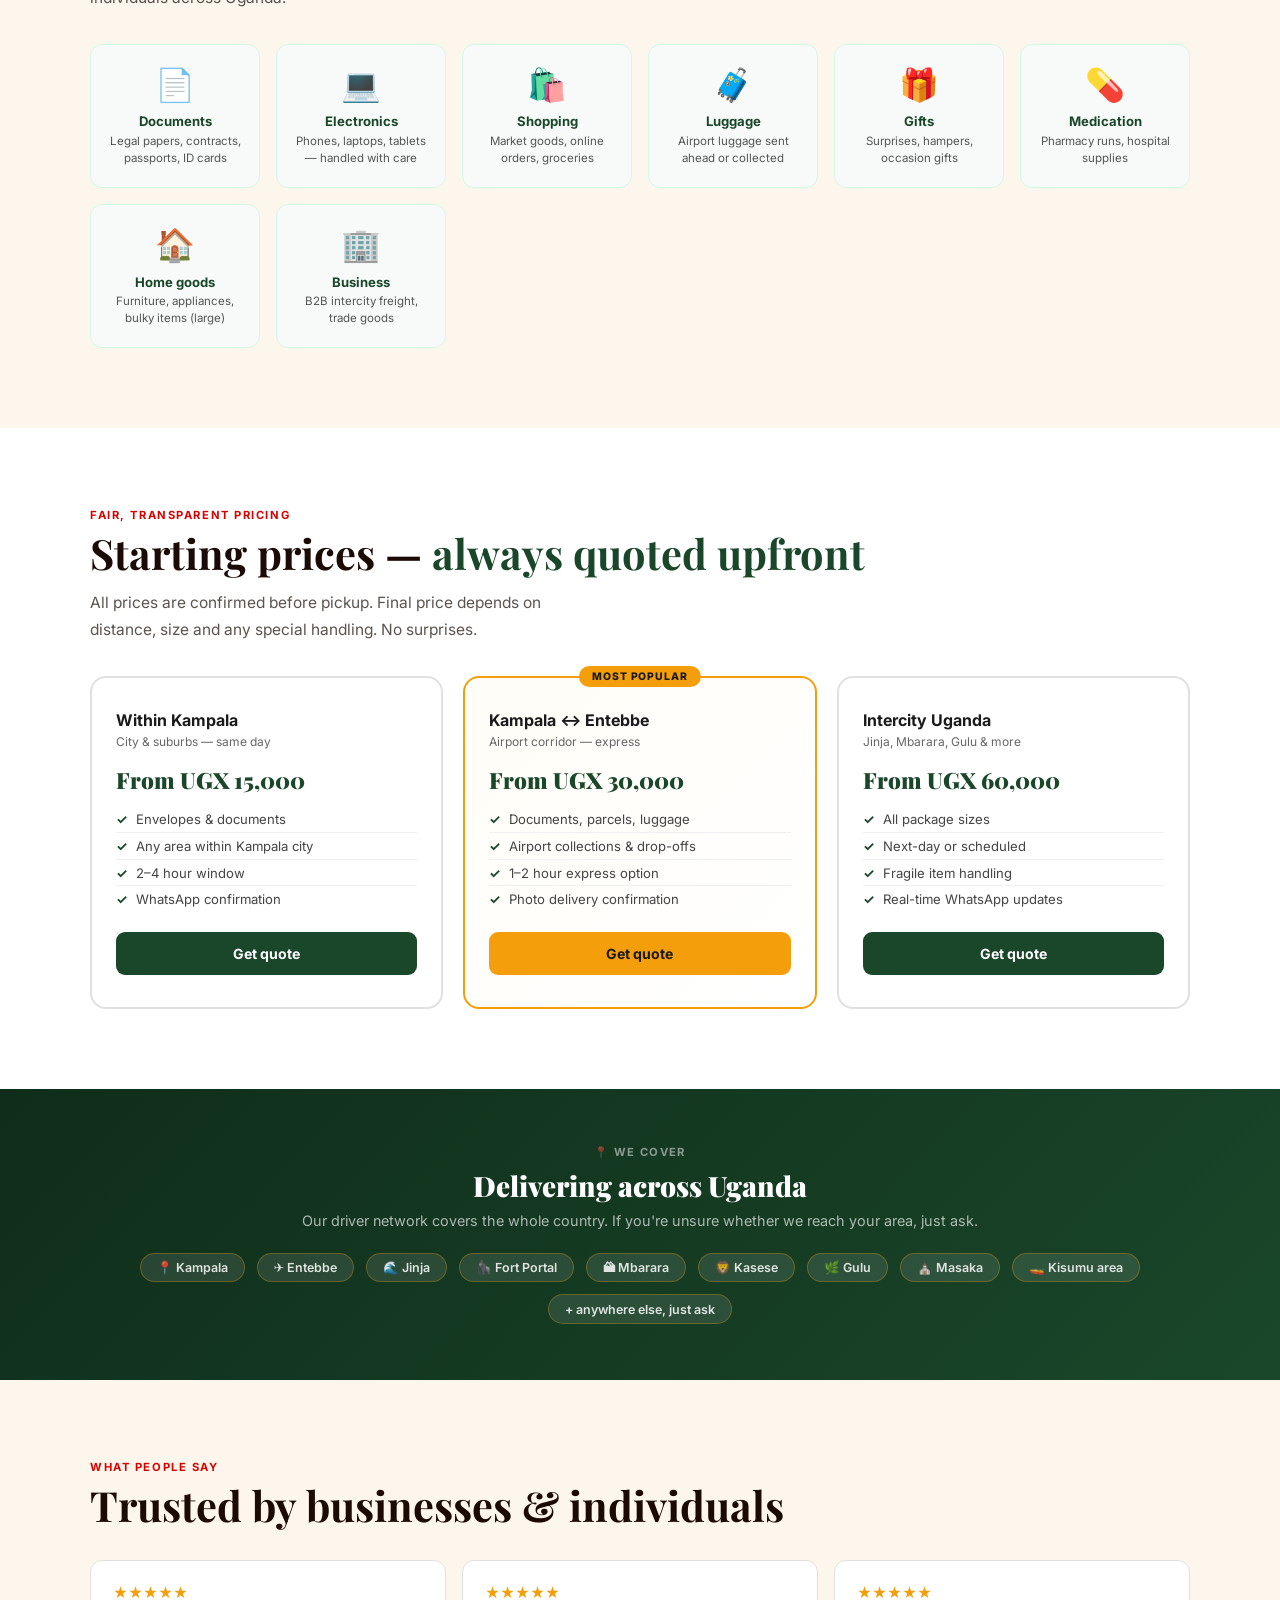
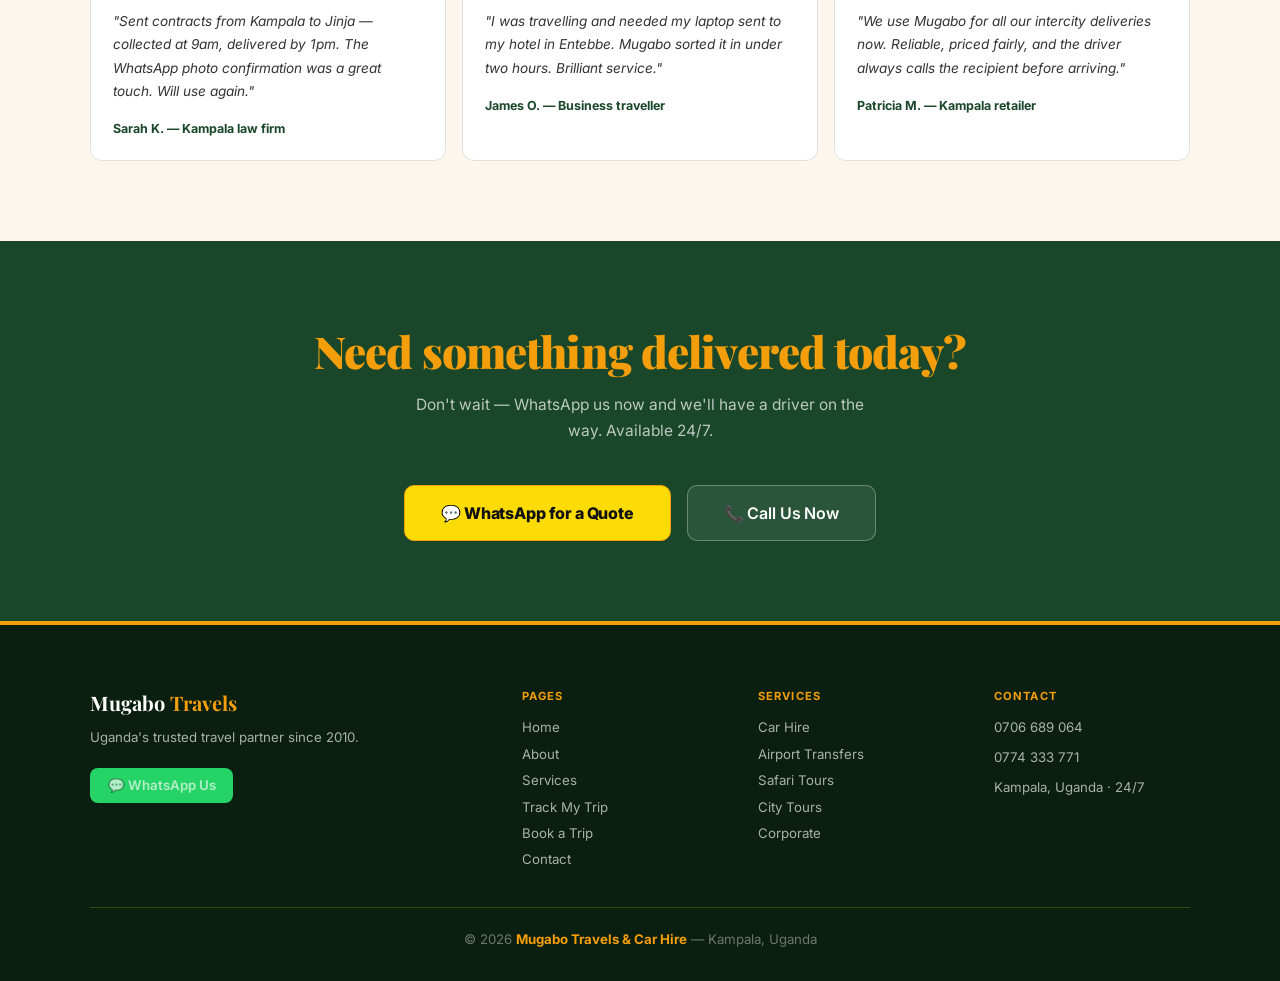
<file: deliveries.html>
<!DOCTYPE html>
<html lang="en">
<head>
<meta charset="UTF-8"><meta name="viewport" content="width=device-width,initial-scale=1.0">
<meta name="description" content="Mugabo Travels Package Delivery — reliable same-day and intercity package delivery across Uganda. Documents, parcels, luggage and more. Get a WhatsApp quote in minutes.">
<meta name="theme-color" content="#1c0a04">
<meta property="og:title" content="Package Deliveries — Uganda | Mugabo Travels &amp; Car Hire">
<meta property="og:description" content="Reliable same-day and intercity package delivery across Uganda. Documents, parcels, luggage. Get a WhatsApp quote fast.">
<meta property="og:type" content="website">
<meta property="og:image" content="https://mugabotravels.com/og-image.jpg">
<meta property="og:site_name" content="Mugabo Travels &amp; Car Hire">
<meta name="twitter:card" content="summary_large_image">
<title>Package Deliveries — Uganda | Mugabo Travels &amp; Car Hire</title>
<link rel="preconnect" href="https://fonts.googleapis.com">
<link href="https://fonts.googleapis.com/css2?family=Inter:wght@300;400;500;600;700;800&family=Playfair+Display:wght@700;900&display=swap" rel="stylesheet">
<style>

/* ══════════════════════════════════════════════
   UGANDA FLAG PALETTE OVERRIDE
   Black · Yellow · Red  (Ugandan national colours)
   ══════════════════════════════════════════════ */
:root {
  --ug-green:  #1a472a;
  --ug-green-m:#276237;
  --ug-amber:  #F59E0B;
  --ug-amber-d:#D97706;

  --navy:        #8B0000;   /* deep crimson — secondary brand */
  --navy-d:      #111111;   /* near-black (replaces navy-deep) */
  --navy-m:      #C00000;   /* mid red */
  --orange:      #FCDC04;   /* Uganda gold / yellow — primary CTA */
  --orange-d:    #E8C800;   /* darker gold */
  --orange-lt:   #FFFBE6;   /* pale gold tint */
  --green:       #25D366;   /* WhatsApp green — keep */
  --black:       #111111;   /* site near-black */
  --off-white:   #FAFAF7;   /* clean neutral background */
  --white:       #FFFFFF;
  --gray:        #555555;   /* AA-pass on white */
  --gray-lt:     #888888;   /* secondary text — AA on white */
  --gray-dk:     #222222;
  --bdr:         #E0E0E0;
  --bdr-dk:      #2A2A2A;
  --r:           10px;
  --rl:          16px;
  --sh:          0 4px 20px rgba(0,0,0,.12);
  --sh-lg:       0 12px 44px rgba(0,0,0,.18);
  --f:           'Inter', system-ui, -apple-system, sans-serif;
  --fh:          'Playfair Display', Georgia, serif;

  /* Uganda flag stripe references */
  --ug-black:    #111111;
  --ug-amber:    #F59E0B;
  --ug-yellow:   #FCDC04;
  --ug-red:      #D90000;
}

/* ── NAVBAR — black with gold accent ── */
.site-header {
  background: rgba(26,71,42,.98) !important;
  border-bottom: 2px solid var(--ug-amber, #F59E0B) !important;
}
.nav-brand img { border-color: var(--ug-amber, #F59E0B) !important; }
.brand-main em { color: var(--ug-amber, #F59E0B) !important; }
.brand-sub { color: rgba(255,255,255,.6) !important; }
.nav-links a { color: rgba(255,255,255,.65) !important; }
.nav-links a:hover,
.nav-links a[aria-current="page"] {
  color: #fff !important;
  background: rgba(252,220,4,.12) !important;
}
.nav-links a[aria-current="page"] {
  border: 1.5px solid var(--ug-yellow) !important;
}
.nav-links .nav-book {
  background: var(--ug-amber, #F59E0B) !important;
  color: #1a1a1a !important;
  box-shadow: 0 3px 14px rgba(245,158,11,.4) !important;
  border-color: var(--ug-red) !important;
}
.nav-links .nav-book:hover { background: #B00000 !important; }

/* ── UGANDA FLAG STRIPE on hero ── */
.hero-left {
  background: var(--ug-green, #1a472a) !important;
  border-right: 4px solid var(--ug-yellow) !important;
}
.hero-left::before {
  background: radial-gradient(ellipse at 0% 90%,rgba(217,0,0,.1),transparent 60%) !important;
}
.hero-eyebrow {
  background: rgba(252,220,4,.15) !important;
  border-color: rgba(252,220,4,.35) !important;
  color: var(--ug-amber, #F59E0B) !important;
}
.hero h1 span { color: var(--ug-amber, #F59E0B) !important; }
.tp-dot { background: var(--ug-yellow) !important; }

/* ── BOOKING WIDGET — clean white card on black ── */
.bw { box-shadow: 0 20px 60px rgba(0,0,0,.35) !important; }
.bw-tab.active {
  color: var(--ug-black) !important;
  border-bottom-color: var(--ug-red) !important;
  font-weight: 700 !important;
}
.bw-field:focus-within {
  border-color: var(--ug-red) !important;
  box-shadow: 0 0 0 3px rgba(245,158,11,.12) !important;
}
.bw-dt:focus-within { border-color: var(--ug-red) !important; }
.bw-return:hover { border-color: var(--ug-red) !important; color: var(--ug-red) !important; }
.bw-return.active { border-color: var(--ug-red) !important; color: var(--ug-red) !important; }
.pax-btn:hover { border-color: var(--ug-red) !important; color: var(--ug-red) !important; }
.bw-go {
  background: var(--ug-red) !important;
  color: #fff !important;
}
.bw-go:hover { background: #B00000 !important; transform: translateY(-1px); }

/* ── BUTTONS ── */
.btn-dark {
  background: var(--ug-green, #1a472a) !important;
  border-color: var(--ug-black) !important;
  color: #fff !important;
}
.btn-dark:hover { background: #2a2a2a !important; }
.btn-o {
  background: var(--ug-yellow) !important;
  border-color: var(--ug-amber, #F59E0B) !important;
  color: var(--ug-black) !important;
  font-weight: 800 !important;
}
.btn-o:hover { background: var(--ug-red) !important; border-color: var(--ug-red) !important; color: #fff !important; }

/* Primary action buttons — red */
.bk-card-head { background: var(--ug-green, #1a472a) !important; }
.step-badge { background: var(--ug-yellow) !important; color: var(--ug-black) !important; }
.step.active .step-num { border-color: var(--ug-red) !important; background: var(--ug-red) !important; color: #fff !important; }
.step.done .step-num { border-color: var(--ug-black) !important; background: var(--ug-green, #1a472a) !important; }
.step.active .step-label { color: var(--ug-red) !important; }
.tt-card.selected { border-color: var(--ug-red) !important; background: rgba(217,0,0,.06) !important; box-shadow: 0 0 0 3px rgba(217,0,0,.15) !important; }
.tt-card:hover { border-color: var(--ug-red) !important; background: rgba(217,0,0,.04) !important; }
.veh-card.selected { border-color: var(--ug-red) !important; background: rgba(217,0,0,.06) !important; }
.veh-card:hover { border-color: var(--ug-red) !important; }

/* Booking "next" buttons */
.bk-nav .btn-o,
button.btn-o { background: var(--ug-red) !important; border-color: var(--ug-red) !important; color: #fff !important; }
.wa-confirm-btn { box-shadow: 0 4px 20px rgba(37,211,102,.4) !important; }

/* Form focus states */
.inp:focus,.sel:focus,.txta:focus { border-color: var(--ug-red) !important; box-shadow: 0 0 0 3px rgba(217,0,0,.1) !important; }
.inp.valid,.sel.valid { border-color: #22c55e !important; }
.inp.invalid,.inp.has-error,.sel.invalid { border-color: var(--ug-red) !important; }

/* ── PAGE HERO ── */
.page-hero { background: var(--ug-green, #1a472a) !important; border-bottom: 4px solid var(--ug-yellow) !important; }
.page-hero::before { background: radial-gradient(ellipse at 50% 110%,rgba(245,158,11,.18),transparent 60%) !important; }
.page-hero h1 span { color: var(--ug-amber, #F59E0B) !important; }
.page-hero p { color: rgba(255,255,255,.75) !important; }
.ph-slice { background: #fff !important; }
.ph-slice-alt { background: var(--off-white) !important; }

/* ── ABOUT PAGE ── */
.fc-bg { background: linear-gradient(155deg,#8B0000 0%,#5a0000 40%,#111111 100%) !important; }
.fc-quote-card { border-left-color: var(--ug-amber, #F59E0B) !important; }
.fc-tag {
  background: rgba(252,220,4,.18) !important;
  border-color: rgba(252,220,4,.35) !important;
  color: var(--ug-amber, #F59E0B) !important;
}
.reggane-msg::before { background: var(--ug-red) !important; color: #fff !important; }
.lead-q { border-left-color: var(--ug-red) !important; }
.why-card:hover { border-color: var(--ug-red) !important; }

/* ── UGANDA FLAG STRIPE ACCENT — nav bottom border ── */
/* 3-stripe flag bar under nav: black | yellow | red */
.site-header::after {
  content: "";
  display: block;
  height: 5px;
  background: linear-gradient(to right,
    var(--ug-black) 0%, var(--ug-black) 33.33%,
    var(--ug-yellow) 33.33%, var(--ug-yellow) 66.66%,
    var(--ug-red) 66.66%, var(--ug-red) 100%
  );
}

/* ── STATS STRIP ── */
.stats-strip { background: var(--ug-green, #1a472a) !important; border-top: 3px solid var(--ug-yellow) !important; border-bottom: 3px solid var(--ug-yellow) !important; }
.stats-strip .sw { border: none !important; padding: 2.5rem 0 !important; }
.sn { color: var(--ug-amber, #F59E0B) !important; }
.sl { color: rgba(255,255,255,.7) !important; }

/* ── TRUST BADGES ── */
.trust-badge:hover { border-color: var(--ug-red) !important; }
.trust-icon { background: rgba(217,0,0,.08) !important; border-color: rgba(217,0,0,.2) !important; }

/* ── TESTIMONIALS ── */
.t-card:hover { border-color: var(--ug-red) !important; }
.t-stars { color: var(--ug-amber, #F59E0B) !important; }
.t-av { background: var(--ug-green, #1a472a) !important; border: 2px solid var(--ug-yellow) !important; }

/* ── SECTION TAGS ── */
.sh { color: var(--ug-red) !important; }

/* ── FEAT CARDS ── */
.feat-card:hover { border-color: var(--ug-red) !important; }
.feat-card:hover .feat-icon { background: var(--ug-green, #1a472a) !important; }
.feat-icon { background: rgba(217,0,0,.08) !important; border-color: rgba(217,0,0,.15) !important; }

/* ── CTA BAND ── */
.cta-band { background: var(--ug-green, #1a472a) !important; border-top: none !important; }
.cta-band h2 { color: var(--ug-amber, #F59E0B) !important; }
.cta-band p { color: rgba(255,255,255,.7) !important; }
.cta-band .btn-dark {
  background: var(--ug-yellow) !important;
  color: var(--ug-black) !important;
  border-color: var(--ug-amber, #F59E0B) !important;
  font-weight: 800 !important;
}
.cta-band .btn-dark:hover { background: #E8C800 !important; }
.cta-band .btn-out {
  background: rgba(255,255,255,.08) !important;
  color: #fff !important;
  border-color: rgba(255,255,255,.3) !important;
}
.cta-band .btn-out:hover { border-color: var(--ug-amber, #F59E0B) !important; color: var(--ug-amber, #F59E0B) !important; }

/* ── FOOTER ── */
.site-footer {
  background: #0a1f10 !important;
  border-top: 4px solid #F59E0B !important;
}
.footer-brand em { color: var(--ug-amber, #F59E0B) !important; }
.site-footer h4 { color: var(--ug-amber, #F59E0B) !important; }
.site-footer a:hover { color: var(--ug-amber, #F59E0B) !important; }
.f-bottom { border-top-color: rgba(252,220,4,.2) !important; }
.f-bottom strong { color: var(--ug-amber, #F59E0B) !important; }

/* ── WA FAB ── stays green ── */
/* ── TRACKING ── */
.bk-hero, .track-hero, .bk-hero { border-bottom: 4px solid var(--ug-yellow) !important; }

/* ── SERVICES / FLEET ── */
.svc-big:hover { border-color: var(--ug-red) !important; }
.svc-big-icon { background: rgba(217,0,0,.08) !important; border-color: rgba(217,0,0,.15) !important; }
.svc-big:hover .svc-big-icon { background: var(--ug-green, #1a472a) !important; }
.fleet-card:hover { border-color: var(--ug-amber, #F59E0B) !important; }
.fv-top { background: var(--ug-green, #1a472a) !important; }
.fv-badge {
  background: rgba(252,220,4,.2) !important;
  border-color: rgba(252,220,4,.35) !important;
  color: var(--ug-amber, #F59E0B) !important;
}

/* ── PHOTO GRID ── */
.p2 { background: linear-gradient(135deg,#8B0000,#5a0000) !important; }
.p3 { background: linear-gradient(135deg,#D90000,#8B0000) !important; }
.p4 { background: linear-gradient(135deg,#2a0000,#111111) !important; }

/* ── CONTACT ── */
.ct-card, .contact-info-card, .cic { background: var(--ug-green, #1a472a) !important; border: 1px solid rgba(252,220,4,.2) !important; }
.ct-card h3, .contact-info-card h3 { color: var(--ug-amber, #F59E0B) !important; }
.cdi, .cd-icon { background: rgba(252,220,4,.15) !important; }
.wa-link2:hover,.wa-l2:hover { opacity:.88; }

/* ── DARK SECTION ── */
.section.dark { background: var(--ug-green, #1a472a) !important; }
.section.dark .st { color: var(--ug-amber, #F59E0B) !important; }

/* ── TRACKING TIMELINE ── */
.tl-step.active .tl-icon {
  background: var(--ug-red) !important;
  border-color: var(--ug-red) !important;
  box-shadow: 0 0 0 4px rgba(217,0,0,.2), 0 0 0 8px rgba(217,0,0,.08) !important;
}
.tl-step.done .tl-icon { background: var(--ug-green, #1a472a) !important; border-color: var(--ug-black) !important; }
.tl-step.done::before { background: var(--ug-green, #1a472a) !important; }
.tl-step.active::before { background: linear-gradient(var(--ug-black),var(--bdr)) !important; }
.sc-head { background: var(--ug-green, #1a472a) !important; border-bottom: 2px solid var(--ug-amber, #F59E0B) !important; }
.sc-badge { background: var(--ug-yellow) !important; color: var(--ug-black) !important; }

/* ── DEMO STEP BUTTONS (tracking) ── */
.demo-step-btn.active { border-color: var(--ug-red) !important; color: var(--ug-red) !important; background: rgba(217,0,0,.08) !important; }
.lookup-btn { background: var(--ug-green, #1a472a) !important; border: 2px solid var(--ug-yellow) !important; color: #fff !important; }
.lookup-btn:hover { background: var(--ug-red) !important; border-color: var(--ug-red) !important; }

/* ── FOCUS RING ── yellow, high visibility ── */
.btn:focus-visible, a:focus-visible, input:focus-visible, select:focus-visible {
  outline: 3px solid var(--ug-yellow) !important;
  outline-offset: 3px !important;
}

/* ═══════════════════════════════════════════════
   MUGABO TRAVELS — Design System (Warm Palette)
   ═══════════════════════════════════════════════ */

/* RESET */
*,*::before,*::after{margin:0;padding:0;box-sizing:border-box}
html{scroll-behavior:smooth;-webkit-text-size-adjust:100%}
body{font-family:var(--f);color:var(--black);background:#fff;overflow-x:hidden}
img{max-width:100%;height:auto;display:block}
a{color:inherit;text-decoration:none}
ul{list-style:none}
button,input,select,textarea{font-family:var(--f)}

/* TOKENS — single source, warm Ugandan palette */
:root{
  --navy:     #7c2d12;
  --navy-d:   #1c0a04;
  --navy-m:   #9a3412;
  --orange:   #d97706;
  --orange-d: #b45309;
  --orange-lt:#fef3c7;
  --green:    #25D366;
  --black:    #1c0a04;
  --off-white:#fdf6ec;
  --white:    #fffdf7;
  /* FIXED: raised contrast — was .38/.48 which failed WCAG AA */
  --gray:     #5c534e;   /* raised from #71717a — now 5.2:1 on white */
  --gray-lt:  #79716b;   /* raised from #a1a1aa — now 4.6:1 on white */
  --gray-dk:  #292524;
  --bdr:      #e7d5c4;
  --bdr-dk:   #3d1e0f;
  --r:        10px;
  --rl:       16px;
  --sh:       0 4px 20px rgba(124,45,18,.12);
  --sh-lg:    0 12px 44px rgba(124,45,18,.18);
  --f:        'Inter',system-ui,-apple-system,sans-serif;
  --fh:       'Playfair Display',Georgia,serif;
}

/* SKIP-TO-CONTENT (accessibility) */
.skip-link{
  position:absolute;top:-100px;left:1rem;z-index:9999;
  background:var(--orange);color:#fff;padding:.6rem 1.2rem;
  border-radius:0 0 8px 8px;font-weight:700;font-size:.9rem;
  transition:top .2s;text-decoration:none
}
.skip-link:focus{top:0}

/* NAVBAR */
.site-header{
  position:sticky;top:0;z-index:200;
  background:rgba(28,10,4,.97);backdrop-filter:blur(16px);-webkit-backdrop-filter:blur(16px);
  border-bottom:1px solid rgba(217,119,6,.12)
}
.navbar{
  max-width:1200px;margin:0 auto;padding:.75rem 1.5rem;
  display:flex;align-items:center;justify-content:space-between;
  gap:1rem;position:relative
}
.nav-brand{display:flex;align-items:center;gap:.65rem;flex-shrink:0}
.nav-brand img{
  width:36px;height:36px;border-radius:50%;object-fit:contain;
  border:1.5px solid rgba(217,119,6,.6)
}
.brand-text{display:flex;flex-direction:column;line-height:1.2}
.brand-main{font-size:.92rem;font-weight:700;color:#fff;letter-spacing:-.01em}
.brand-main em{color:var(--orange);font-style:normal}
.brand-sub{font-size:.65rem;color:rgba(255,255,255,.65);letter-spacing:.08em;text-transform:uppercase}
.nav-toggle{
  display:none;flex-direction:column;justify-content:space-between;
  width:28px;height:20px;background:none;border:none;cursor:pointer;padding:0
}
.nav-toggle span{display:block;width:100%;height:2px;background:#fff;border-radius:2px;transition:all .25s}
.nav-toggle.active span:nth-child(1){transform:translateY(9px) rotate(45deg)}
.nav-toggle.active span:nth-child(2){opacity:0}
.nav-toggle.active span:nth-child(3){transform:translateY(-9px) rotate(-45deg)}
.nav-links{display:flex;align-items:center;gap:.1rem}
.nav-links a{
  color:rgba(255,255,255,.7);font-size:.74rem;font-weight:500;
  letter-spacing:.02em;text-transform:uppercase;
  padding:.45rem .75rem;border-radius:6px;
  transition:all .2s;border:1.5px solid transparent
}
.nav-links a:hover,.nav-links a[aria-current="page"]{color:#fff;background:rgba(255,255,255,.09)}
.nav-links a[aria-current="page"]{font-weight:700}
.nav-links .nav-book{
  background:var(--orange) !important;color:#fff !important;
  font-weight:700;border-radius:8px;padding:.45rem 1rem;
  box-shadow:0 3px 12px rgba(217,119,6,.4)
}
.nav-links .nav-book:hover{background:var(--orange-d) !important}

/* LAYOUT */
.section{padding:5rem 1.5rem}
.section.sm{padding:3rem 1.5rem}
.section.alt{background:var(--off-white)}
.section.dark{background:var(--black);color:#fff}
.sw{max-width:1100px;margin:0 auto}
.sh{
  font-size:.7rem;font-weight:700;letter-spacing:.14em;
  text-transform:uppercase;color:var(--orange);margin-bottom:.4rem
}
.st{
  font-family:var(--fh);font-size:clamp(1.75rem,4vw,2.6rem);
  font-weight:700;line-height:1.15;margin-bottom:.85rem
}
.sd{color:var(--gray);font-size:.97rem;line-height:1.72;max-width:520px;margin-bottom:2rem}
.dark .sh{color:var(--orange)}
.dark .st{color:#fff}
.dark .sd{color:rgba(255,255,255,.75)}

/* BUTTONS */
.btn{
  display:inline-flex;align-items:center;justify-content:center;gap:.45rem;
  padding:.8rem 1.75rem;border-radius:8px;font-weight:600;font-size:.9rem;
  border:1.5px solid transparent;cursor:pointer;transition:all .22s;
  min-height:48px;font-family:var(--f);white-space:nowrap;
  text-decoration:none;-webkit-tap-highlight-color:transparent;letter-spacing:-.01em
}
.btn-dark{background:var(--black);color:#fff;border-color:var(--black)}
.btn-dark:hover{background:#3d1e0f;transform:translateY(-1px)}
.btn-o{background:var(--orange);color:#fff;border-color:var(--orange)}
.btn-o:hover{background:var(--orange-d);transform:translateY(-1px)}
.btn-out{background:transparent;color:var(--black);border-color:var(--bdr)}
.btn-out:hover{border-color:var(--black)}
.btn-out-w{background:transparent;color:#fff;border-color:rgba(255,255,255,.45)}
.btn-out-w:hover{border-color:#fff;background:rgba(255,255,255,.1)}
.btn-wa{background:var(--green);color:#fff;border-color:var(--green)}
.btn-wa:hover{opacity:.88;transform:translateY(-1px)}
.btn-full{width:100%}
.btn-sm{padding:.6rem 1.1rem;font-size:.82rem;min-height:40px}
.btn-lg{padding:1rem 2.25rem;font-size:1rem;min-height:56px;border-radius:10px}
/* Focus visible for keyboard nav */
.btn:focus-visible,a:focus-visible{
  outline:2px solid var(--orange);outline-offset:3px;border-radius:6px
}

/* GRIDS */
.g2{display:grid;grid-template-columns:1fr 1fr;gap:1.5rem}
.g3{display:grid;grid-template-columns:repeat(3,1fr);gap:1.5rem}
.g4{display:grid;grid-template-columns:repeat(4,1fr);gap:1.25rem}
.ga{display:grid;grid-template-columns:repeat(auto-fit,minmax(260px,1fr));gap:1.25rem}

/* FORMS — with validation states */
.fg{margin-bottom:.9rem;position:relative}
.fg label{
  display:block;font-size:.74rem;font-weight:600;color:var(--gray-dk);
  margin-bottom:.35rem;letter-spacing:.03em
}
.fg label .req{color:#c0392b;margin-left:2px;font-weight:700}
.inp,.sel,.txta{
  width:100%;padding:.82rem 1rem;border:1.5px solid var(--bdr);
  border-radius:8px;font-family:var(--f);font-size:.95rem;
  color:var(--black);background:#fff;outline:none;
  transition:border-color .2s,box-shadow .2s;
  min-height:48px;-webkit-appearance:none
}
.inp::placeholder{color:var(--gray-lt)}
.inp:focus,.sel:focus,.txta:focus{
  border-color:var(--orange);box-shadow:0 0 0 3px rgba(217,119,6,.14)
}
/* Validation states */
.inp.valid,.sel.valid{border-color:#22c55e}
.inp.invalid,.sel.invalid{border-color:#ef4444;box-shadow:0 0 0 3px rgba(239,68,68,.1)}
.field-error{
  display:none;font-size:.72rem;color:#dc2626;margin-top:.3rem;
  font-weight:600;padding-left:.1rem
}
.fg.has-error .field-error{display:block}
.fg.has-error .inp,.fg.has-error .sel{border-color:#ef4444;box-shadow:0 0 0 3px rgba(239,68,68,.1)}
.txta{resize:vertical;min-height:100px}
.sel{
  cursor:pointer;
  background-image:url("data:image/svg+xml,%3Csvg xmlns='http://www.w3.org/2000/svg' width='12' height='7' viewBox='0 0 12 7'%3E%3Cpath stroke='%235c534e' stroke-width='1.5' fill='none' d='M1 1l5 4 5-4'/%3E%3C/svg%3E");
  background-repeat:no-repeat;background-position:right .9rem center;padding-right:2.5rem
}

/* SUCCESS MESSAGE */
.form-success{
  display:none;background:#f0fdf4;border:1.5px solid #86efac;
  border-radius:var(--rl);padding:1.75rem;text-align:center;
  animation:fadeIn .35s ease
}
.form-success.visible{display:block}
@keyframes fadeIn{from{opacity:0;transform:translateY(-8px)}to{opacity:1;transform:none}}
.form-success h3{font-family:var(--fh);color:#15803d;font-size:1.2rem;margin-bottom:.4rem}
.form-success p{color:#166534;font-size:.88rem;line-height:1.65}

/* CARDS */
.card{
  background:#fff;border-radius:var(--rl);
  border:1px solid var(--bdr);box-shadow:var(--sh);
  overflow:hidden;transition:all .25s
}
.card:hover{transform:translateY(-4px);box-shadow:var(--sh-lg)}

/* WA FAB */
.wa-fab{
  position:fixed;bottom:1.25rem;right:1.25rem;z-index:300;
  width:56px;height:56px;background:var(--green);border-radius:50%;
  display:flex;align-items:center;justify-content:center;
  box-shadow:0 4px 24px rgba(37,211,102,.5);transition:all .22s;
  -webkit-tap-highlight-color:transparent
}
.wa-fab:hover{transform:scale(1.1)}
.wa-pill{
  display:inline-flex;align-items:center;gap:.45rem;
  background:var(--green);color:#fff;padding:.6rem 1.1rem;
  border-radius:8px;font-size:.82rem;font-weight:600
}
.wa-pill:hover{opacity:.88}

/* STATS STRIP */
.stats-strip{background:#2d0f05;padding:2.5rem 1.5rem}
.stats-strip .sw{
  display:grid;grid-template-columns:repeat(4,1fr);
  text-align:center;gap:1rem;
  border-top:1px solid rgba(217,119,6,.2);
  border-bottom:1px solid rgba(217,119,6,.2);padding:2.5rem 0
}
.sn{font-family:var(--fh);font-size:2.2rem;font-weight:900;color:var(--orange)}
.sl{font-size:.7rem;color:rgba(255,255,255,.65);text-transform:uppercase;letter-spacing:.08em;margin-top:3px}

/* TESTIMONIALS */
.t-grid{display:grid;grid-template-columns:repeat(auto-fit,minmax(270px,1fr));gap:1.1rem;margin-top:2.5rem}
.t-card{
  background:#fff;border-radius:var(--r);padding:1.5rem;
  border:1px solid var(--bdr);position:relative;transition:all .25s
}
.t-card:hover{border-color:var(--orange);transform:translateY(-2px);box-shadow:var(--sh)}
.t-stars{color:var(--orange);font-size:.95rem;margin-bottom:.8rem;letter-spacing:.05em}
.t-text{font-size:.87rem;color:var(--gray-dk);font-style:italic;line-height:1.72;margin-bottom:1.1rem}
.t-auth{display:flex;align-items:center;gap:.65rem}
.t-av{
  width:40px;height:40px;border-radius:50%;background:var(--navy);
  display:flex;align-items:center;justify-content:center;font-size:1rem;flex-shrink:0
}
.t-name{font-weight:700;font-size:.85rem;color:var(--black)}
.t-from{font-size:.72rem;color:var(--gray-lt)}
.t-plat{
  position:absolute;top:1rem;right:1rem;
  font-size:.63rem;font-weight:700;color:var(--gray);
  text-transform:uppercase;letter-spacing:.05em
}

/* CTA BAND */
.cta-band{
  background:var(--off-white);padding:5rem 1.5rem;
  text-align:center;border-top:1px solid var(--bdr)
}
.cta-band h2{
  font-family:var(--fh);font-size:clamp(1.75rem,4vw,2.75rem);
  font-weight:900;color:var(--black);margin-bottom:.75rem;letter-spacing:-.02em
}
.cta-band p{color:var(--gray);max-width:460px;margin:0 auto 2.5rem;line-height:1.72;font-size:.97rem}
.cta-btns{display:flex;gap:1rem;justify-content:center;flex-wrap:wrap}

/* PAGE HERO */
.page-hero{
  background:var(--navy-d);padding:4.5rem 1.5rem 4rem;
  position:relative;overflow:hidden;text-align:center
}
.page-hero::before{
  content:"";position:absolute;inset:0;
  background:radial-gradient(ellipse at 50% 110%,rgba(217,119,6,.15),transparent 60%)
}
.page-hero h1{
  font-family:var(--fh);font-size:clamp(2rem,5vw,3rem);
  font-weight:900;color:#fff;position:relative;letter-spacing:-.02em;margin-bottom:.55rem
}
.page-hero h1 span{color:var(--orange)}
.page-hero p{color:rgba(255,255,255,.75);position:relative;font-size:.97rem}
.ph-slice{height:48px;background:#fff;clip-path:polygon(0 50%,100% 0,100% 100%,0 100%)}
.ph-slice-alt{height:48px;background:var(--off-white);clip-path:polygon(0 50%,100% 0,100% 100%,0 100%)}

/* FOOTER */
.site-footer{background:#1c0a04;color:rgba(255,255,255,.65);padding:4rem 1.5rem 1.5rem}
.footer-inner{
  max-width:1100px;margin:0 auto 2rem;
  display:grid;grid-template-columns:2fr 1fr 1fr 1fr;gap:2.5rem
}
.footer-brand{font-family:var(--fh);font-size:1.25rem;font-weight:700;color:#fff;margin-bottom:.65rem}
.footer-brand em{color:var(--orange);font-style:normal}
.site-footer p{font-size:.83rem;line-height:1.75;margin-bottom:.4rem}
.site-footer h4{color:#fff;font-size:.7rem;letter-spacing:.1em;text-transform:uppercase;margin-bottom:.85rem}
.f-col ul li{margin-bottom:.4rem}
.site-footer a{color:rgba(255,255,255,.65);font-size:.83rem;transition:color .2s}
.site-footer a:hover{color:var(--orange)}
.f-bottom{
  max-width:1100px;margin:0 auto;padding-top:1.25rem;
  border-top:1px solid rgba(217,119,6,.12);
  font-size:.75rem;color:rgba(255,255,255,.4);text-align:center
}
.f-bottom strong{color:var(--orange)}

/* TRUST BADGES */
.trust-grid{display:grid;grid-template-columns:repeat(auto-fit,minmax(180px,1fr));gap:1rem;margin-top:2.5rem}
.trust-badge{
  display:flex;align-items:center;gap:.75rem;padding:1rem;
  border:1px solid var(--bdr);border-radius:var(--r);background:#fff;
  transition:all .2s
}
.trust-badge:hover{border-color:var(--orange);box-shadow:var(--sh)}
.trust-icon{
  width:42px;height:42px;border-radius:10px;
  background:var(--orange-lt);border:1px solid rgba(217,119,6,.2);
  display:flex;align-items:center;justify-content:center;
  font-size:1.2rem;flex-shrink:0
}
.trust-badge h4{font-weight:700;font-size:.82rem;color:var(--black);margin-bottom:.1rem}
.trust-badge p{font-size:.72rem;color:var(--gray);line-height:1.5}

/* RESPONSIVE */
@media(max-width:900px){
  .g3{grid-template-columns:1fr 1fr}
  .g4{grid-template-columns:1fr 1fr}
  .footer-inner{grid-template-columns:1fr 1fr}
  .stats-strip .sw{grid-template-columns:1fr 1fr}
}
@media(max-width:768px){
  .nav-toggle{display:flex}
  .nav-links{
    display:none;position:absolute;top:calc(100% + .5rem);left:0;right:0;
    flex-direction:column;align-items:stretch;
    background:rgba(28,10,4,.99);padding:.75rem;gap:.15rem;
    border-radius:0 0 var(--r) var(--r);
    border:1px solid rgba(217,119,6,.12);border-top:none
  }
  .nav-links.open{display:flex}
  .nav-links a{padding:.9rem 1rem;font-size:.88rem;border-radius:8px}
}
@media(max-width:600px){
  .g2,.g3,.g4,.ga{grid-template-columns:1fr}
  .section{padding:3rem 1rem}
  .section.sm{padding:2rem 1rem}
  .footer-inner{grid-template-columns:1fr}
}
</style>
<style>
/* ── DELIVERIES PAGE SPECIFIC ── */
.del-hero{background:linear-gradient(135deg,#0f2d1a 0%,#1a472a 60%,#276237 100%);padding:4.5rem 1.5rem 0;position:relative;overflow:hidden}
.del-hero::before{content:"";position:absolute;inset:0;background:radial-gradient(ellipse at 30% 110%,rgba(245,158,11,.18),transparent 55%);pointer-events:none}
.del-hero-inner{max-width:1100px;margin:0 auto;display:grid;grid-template-columns:1fr 1fr;gap:3rem;align-items:end;position:relative}
.del-hero-text{padding-bottom:4rem}
.del-eyebrow{display:inline-flex;align-items:center;gap:.5rem;background:rgba(245,158,11,.18);border:1px solid rgba(245,158,11,.35);color:#F59E0B;padding:.35rem .85rem;border-radius:20px;font-size:.7rem;font-weight:700;letter-spacing:.1em;text-transform:uppercase;margin-bottom:1.25rem;width:fit-content}
.del-hero h1{font-family:'Playfair Display',Georgia,serif;font-size:clamp(2.2rem,4.5vw,3.6rem);font-weight:900;color:#fff;line-height:1.06;margin-bottom:1rem;letter-spacing:-.02em}
.del-hero h1 span{color:#F59E0B}
.del-hero p{color:rgba(255,255,255,.8);font-size:1.05rem;line-height:1.8;margin-bottom:2rem;max-width:480px}
.del-trust-row{display:flex;gap:1.5rem;flex-wrap:wrap}
.del-trust-item{display:flex;align-items:center;gap:.5rem;color:rgba(255,255,255,.75);font-size:.83rem}
.del-trust-dot{width:6px;height:6px;background:#F59E0B;border-radius:50%;flex-shrink:0}
.del-form-card{background:rgba(15,15,15,.95);border:1px solid rgba(245,158,11,.2);border-radius:20px;padding:2rem;margin-bottom:-2px;box-shadow:0 24px 64px rgba(0,0,0,.5)}
.del-form-card h2{font-family:'Playfair Display',Georgia,serif;font-size:1.35rem;font-weight:700;color:#fff;margin-bottom:.3rem}
.del-form-card .sub{font-size:.82rem;color:rgba(255,255,255,.45);margin-bottom:1.5rem}
.del-fg{margin-bottom:.85rem}
.del-fg label{display:block;font-size:.68rem;font-weight:700;color:rgba(255,255,255,.45);text-transform:uppercase;letter-spacing:.07em;margin-bottom:.4rem}
.del-inp,.del-sel,.del-txta{width:100%;background:rgba(255,255,255,.06);border:1.5px solid rgba(255,255,255,.1);border-radius:9px;padding:.82rem 1rem;color:#fff;font-family:inherit;font-size:.93rem;outline:none;transition:border-color .2s,box-shadow .2s;min-height:48px}
.del-inp::placeholder{color:rgba(255,255,255,.3)}
.del-inp:focus,.del-sel:focus,.del-txta:focus{border-color:#F59E0B;box-shadow:0 0 0 3px rgba(245,158,11,.14)}
.del-sel{cursor:pointer;-webkit-appearance:none;background-image:url("data:image/svg+xml,%3Csvg xmlns='http://www.w3.org/2000/svg' width='12' height='7' viewBox='0 0 12 7'%3E%3Cpath stroke='rgba(255,255,255,.4)' stroke-width='1.5' fill='none' d='M1 1l5 4 5-4'/%3E%3C/svg%3E");background-repeat:no-repeat;background-position:right .9rem center;background-color:rgba(255,255,255,.06);padding-right:2.5rem;color:#fff}
.del-sel option{background:#1a1a1a;color:#fff}
.del-txta{resize:vertical;min-height:90px}
.del-row{display:grid;grid-template-columns:1fr 1fr;gap:.75rem}
.del-btn{width:100%;background:#16A34A;color:#fff;border:none;padding:1.1rem;border-radius:10px;font-family:inherit;font-size:1rem;font-weight:800;cursor:pointer;transition:all .22s;display:flex;align-items:center;justify-content:center;gap:.6rem;min-height:54px;letter-spacing:.01em;margin-top:.25rem}
.del-btn:hover{background:#15803D;transform:translateY(-1px);box-shadow:0 6px 24px rgba(22,163,74,.4)}
.del-note{font-size:.72rem;color:rgba(255,255,255,.3);text-align:center;margin-top:.65rem;line-height:1.55}
/* How it works */
.how-grid{display:grid;grid-template-columns:repeat(auto-fit,minmax(200px,1fr));gap:1.5rem;margin-top:2.5rem}
.how-card{background:#fff;border:1px solid #E0E0E0;border-radius:14px;padding:1.75rem 1.5rem;text-align:center;transition:all .25s}
.how-card:hover{border-color:#F59E0B;box-shadow:0 8px 32px rgba(245,158,11,.12);transform:translateY(-3px)}
.how-num{width:44px;height:44px;background:linear-gradient(135deg,#1a472a,#276237);border-radius:12px;display:flex;align-items:center;justify-content:center;font-family:'Playfair Display',Georgia,serif;font-size:1.2rem;font-weight:900;color:#F59E0B;margin:0 auto 1rem}
.how-card h3{font-size:.95rem;font-weight:700;color:#1a1a1a;margin-bottom:.45rem}
.how-card p{font-size:.82rem;color:#555;line-height:1.65}
/* What we deliver */
.what-grid{display:grid;grid-template-columns:repeat(auto-fit,minmax(160px,1fr));gap:1rem;margin-top:2rem}
.what-item{background:#F7FAF8;border:1.5px solid #D1FAE5;border-radius:12px;padding:1.25rem 1rem;text-align:center;transition:all .2s}
.what-item:hover{border-color:#1a472a;background:#e6f4ea}
.what-icon{font-size:2rem;display:block;margin-bottom:.6rem}
.what-item h4{font-size:.82rem;font-weight:700;color:#1a472a;margin-bottom:.2rem}
.what-item p{font-size:.72rem;color:#555;line-height:1.5}
/* Pricing */
.price-grid{display:grid;grid-template-columns:repeat(auto-fit,minmax(220px,1fr));gap:1.25rem;margin-top:2rem}
.price-card{background:#fff;border:2px solid #E0E0E0;border-radius:16px;padding:2rem 1.5rem;position:relative;transition:all .25s}
.price-card.featured{border-color:#F59E0B;background:linear-gradient(135deg,#fffdf7,#fff)}
.price-card.featured::before{content:'Most popular';position:absolute;top:-12px;left:50%;transform:translateX(-50%);background:#F59E0B;color:#1a1a1a;font-size:.65rem;font-weight:800;padding:.25rem .85rem;border-radius:20px;letter-spacing:.08em;text-transform:uppercase;white-space:nowrap}
.price-card h3{font-size:1rem;font-weight:700;color:#1a1a1a;margin-bottom:.25rem}
.price-card .price-note{font-size:.75rem;color:#666;margin-bottom:1rem}
.price-card ul{list-style:none;margin-bottom:1.25rem}
.price-card ul li{font-size:.82rem;color:#444;padding:.3rem 0;border-bottom:1px solid #f0f0f0;display:flex;align-items:center;gap:.5rem}
.price-card ul li:last-child{border-bottom:none}
.price-card ul li::before{content:'✓';color:#1a472a;font-weight:700;flex-shrink:0}
.price-tag{font-size:1.4rem;font-weight:900;color:#1a472a;font-family:'Playfair Display',Georgia,serif}
.price-card .btn-quote{display:block;width:100%;padding:.8rem;background:#1a472a;color:#fff;border:none;border-radius:9px;font-family:inherit;font-size:.88rem;font-weight:700;cursor:pointer;transition:all .2s;text-align:center}
.price-card.featured .btn-quote{background:#F59E0B;color:#1a1a1a}
.price-card .btn-quote:hover{opacity:.88;transform:translateY(-1px)}
/* Coverage map teaser */
.coverage-strip{background:linear-gradient(135deg,#0f2d1a,#1a472a);padding:3.5rem 1.5rem;text-align:center}
.coverage-cities{display:flex;flex-wrap:wrap;gap:.75rem;justify-content:center;margin-top:1.5rem}
.city-pill{background:rgba(255,255,255,.1);border:1px solid rgba(245,158,11,.3);color:rgba(255,255,255,.85);padding:.4rem 1rem;border-radius:20px;font-size:.78rem;font-weight:600}
/* Testimonial mini */
.del-t-grid{display:grid;grid-template-columns:repeat(auto-fit,minmax(260px,1fr));gap:1rem;margin-top:2rem}
.del-t-card{background:#fff;border:1px solid #E0E0E0;border-radius:12px;padding:1.4rem}
.del-t-stars{color:#F59E0B;font-size:.9rem;margin-bottom:.6rem}
.del-t-text{font-size:.85rem;color:#333;font-style:italic;line-height:1.7;margin-bottom:.9rem}
.del-t-auth{font-size:.78rem;font-weight:700;color:#1a472a}
@media(max-width:900px){
  .del-hero-inner{grid-template-columns:1fr}
  .del-hero-text{padding-bottom:0}
  .del-form-card{margin-bottom:2rem}
  .del-row{grid-template-columns:1fr}
}
@media(max-width:600px){
  .del-hero{padding:3rem 1rem 0}
  .del-form-card{padding:1.4rem}
  .del-trust-row{flex-direction:column;gap:.65rem}
}
</style>
</head>
<body>
<a href="#main" class="skip-link">Skip to content</a>

<header class="site-header" role="banner">
  <nav class="navbar" aria-label="Main navigation">
    <a href="index.html" class="nav-brand" aria-label="Mugabo Travels home">
      <img src="[data-uri]" alt="Mugabo Travels &amp; Car Hire company logo" width="36" height="36">
      <div class="brand-text"><span class="brand-main">Mugabo <em>Travels</em></span><span class="brand-sub">&amp; Car Hire</span></div>
    </a>
    <button class="nav-toggle" id="navToggle" aria-label="Open navigation menu" aria-expanded="false" aria-controls="navLinks"><span></span><span></span><span></span></button>
    <ul class="nav-links" id="navLinks" role="list">
      <li><a href="index.html">Home</a></li>
      <li><a href="about.html">About</a></li>
      <li><a href="services.html">Services</a></li>
      <li><a href="tracking.html">Track Trip</a></li>
      <li><a href="deliveries.html" aria-current="page">Deliveries</a></li>
      <li><a href="booking.html" class="nav-book">Book Now</a></li>
      <li><a href="contact.html">Contact</a></li>
    </ul>
  </nav>
</header>
<script>
(function(){var btn=document.getElementById('navToggle'),ul=document.getElementById('navLinks');
btn.addEventListener('click',function(){var o=ul.classList.toggle('open');btn.setAttribute('aria-expanded',String(o));btn.classList.toggle('active',o);});
document.addEventListener('click',function(e){if(!e.target.closest('.navbar')){ul.classList.remove('open');btn.classList.remove('active');btn.setAttribute('aria-expanded','false');}});
})();
</script>

<main id="main">

<!-- ── HERO ── -->
<section class="del-hero" aria-label="Deliveries hero">
  <div class="del-hero-inner sw">
    <div class="del-hero-text">
      <div class="del-eyebrow">📦 Uganda Package Delivery</div>
      <h1>We deliver<br>across <span>Uganda</span></h1>
      <p>Same-day, next-day and intercity package delivery — documents, parcels, luggage and more. Our drivers are already on the road. Get a quote in minutes via WhatsApp.</p>
      <div class="del-trust-row">
        <div class="del-trust-item"><span class="del-trust-dot"></span>Same-day delivery available</div>
        <div class="del-trust-item"><span class="del-trust-dot"></span>Kampala → Entebbe → Jinja → Mbarara</div>
        <div class="del-trust-item"><span class="del-trust-dot"></span>24/7 WhatsApp updates</div>
      </div>
    </div>
    <div class="del-form-card">
      <h2>Get a delivery quote</h2>
      <p class="sub">Free, no-obligation quote via WhatsApp — usually within 15 minutes.</p>
      <form onsubmit="sendDeliveryForm(event)">
        <div class="del-row">
          <div class="del-fg">
            <label for="d-from">📍 Pickup location</label>
            <input class="del-inp" id="d-from" type="text" placeholder="Street, area or landmark" required autocomplete="off">
          </div>
          <div class="del-fg">
            <label for="d-to">🏁 Deliver to</label>
            <input class="del-inp" id="d-to" type="text" placeholder="Recipient address or area" required autocomplete="off">
          </div>
        </div>
        <div class="del-fg">
          <label for="d-desc">📦 What's being sent?</label>
          <input class="del-inp" id="d-desc" type="text" placeholder="e.g. Legal documents, laptop, clothes, groceries…" autocomplete="off">
        </div>
        <div class="del-row">
          <div class="del-fg">
            <label for="d-size">📏 Package size</label>
            <select class="del-sel" id="d-size" required>
              <option value="">Select…</option>
              <option value="envelope">Envelope / documents</option>
              <option value="small">Small — fits in a bag</option>
              <option value="medium">Medium — box / suitcase</option>
              <option value="large">Large — furniture / bulk load</option>
            </select>
          </div>
          <div class="del-fg">
            <label for="d-date">📅 Collection date</label>
            <input class="del-inp" id="d-date" type="date" style="color-scheme:dark">
          </div>
        </div>
        <div class="del-fg">
          <label for="d-contact">📱 Recipient name &amp; phone</label>
          <input class="del-inp" id="d-contact" type="text" placeholder="Name, +256 …" autocomplete="off">
        </div>
        <div class="del-fg">
          <label for="d-notes">💬 Anything else? (optional)</label>
          <textarea class="del-txta" id="d-notes" placeholder="Fragile, urgent, needs refrigeration…"></textarea>
        </div>
        <button class="del-btn" type="submit">
          <svg width="16" height="16" viewBox="0 0 24 24" fill="none" stroke="currentColor" stroke-width="2.5" aria-hidden="true"><path d="M22 2L11 13"/><path d="M22 2L15 22 11 13 2 9l20-7z"/></svg>
          Send via WhatsApp — Get Quote
        </button>
        <p class="del-note">Opens WhatsApp with your details pre-filled &bull; No payment needed upfront &bull; 15-min response</p>
      </form>
    </div>
  </div>
</section>

<!-- ── HOW IT WORKS ── -->
<section class="section" aria-label="How delivery works">
  <div class="sw">
    <p class="sh">Simple process</p>
    <h2 class="st">How it works</h2>
    <div class="how-grid">
      <div class="how-card">
        <div class="how-num">1</div>
        <h3>Fill the form</h3>
        <p>Tell us pickup, drop-off, package size and when you need it. Takes 30 seconds.</p>
      </div>
      <div class="how-card">
        <div class="how-num">2</div>
        <h3>Get your quote</h3>
        <p>We reply on WhatsApp within 15 minutes with a fixed price — no hidden fees, ever.</p>
      </div>
      <div class="how-card">
        <div class="how-num">3</div>
        <h3>We collect it</h3>
        <p>A Mugabo driver picks up from your location. You get a confirmation message when they're on the way.</p>
      </div>
      <div class="how-card">
        <div class="how-num">4</div>
        <h3>Delivered &amp; confirmed</h3>
        <p>You receive a WhatsApp photo confirmation once the package is in the recipient's hands.</p>
      </div>
    </div>
  </div>
</section>

<!-- ── WHAT WE DELIVER ── -->
<section class="section alt" aria-label="What we deliver">
  <div class="sw">
    <p class="sh">What we carry</p>
    <h2 class="st">We handle all kinds of packages</h2>
    <p class="sd">If it fits in a vehicle, we can deliver it. We're trusted by businesses and individuals across Uganda.</p>
    <div class="what-grid">
      <div class="what-item">
        <span class="what-icon">📄</span>
        <h4>Documents</h4>
        <p>Legal papers, contracts, passports, ID cards</p>
      </div>
      <div class="what-item">
        <span class="what-icon">💻</span>
        <h4>Electronics</h4>
        <p>Phones, laptops, tablets — handled with care</p>
      </div>
      <div class="what-item">
        <span class="what-icon">🛍️</span>
        <h4>Shopping</h4>
        <p>Market goods, online orders, groceries</p>
      </div>
      <div class="what-item">
        <span class="what-icon">🧳</span>
        <h4>Luggage</h4>
        <p>Airport luggage sent ahead or collected</p>
      </div>
      <div class="what-item">
        <span class="what-icon">🎁</span>
        <h4>Gifts</h4>
        <p>Surprises, hampers, occasion gifts</p>
      </div>
      <div class="what-item">
        <span class="what-icon">💊</span>
        <h4>Medication</h4>
        <p>Pharmacy runs, hospital supplies</p>
      </div>
      <div class="what-item">
        <span class="what-icon">🏠</span>
        <h4>Home goods</h4>
        <p>Furniture, appliances, bulky items (large)</p>
      </div>
      <div class="what-item">
        <span class="what-icon">🏢</span>
        <h4>Business</h4>
        <p>B2B intercity freight, trade goods</p>
      </div>
    </div>
  </div>
</section>

<!-- ── PRICING ── -->
<section class="section" aria-label="Delivery pricing">
  <div class="sw">
    <p class="sh">Fair, transparent pricing</p>
    <h2 class="st">Starting prices — <span style="color:var(--ug-green,#1a472a)">always quoted upfront</span></h2>
    <p class="sd">All prices are confirmed before pickup. Final price depends on distance, size and any special handling. No surprises.</p>
    <div class="price-grid">
      <div class="price-card">
        <h3>Within Kampala</h3>
        <p class="price-note">City &amp; suburbs — same day</p>
        <p class="price-tag" style="margin-bottom:.75rem">From UGX 15,000</p>
        <ul>
          <li>Envelopes &amp; documents</li>
          <li>Any area within Kampala city</li>
          <li>2–4 hour window</li>
          <li>WhatsApp confirmation</li>
        </ul>
        <button class="btn-quote" onclick="quickQuote('within Kampala')">Get quote</button>
      </div>
      <div class="price-card featured">
        <h3>Kampala ↔ Entebbe</h3>
        <p class="price-note">Airport corridor — express</p>
        <p class="price-tag" style="margin-bottom:.75rem">From UGX 30,000</p>
        <ul>
          <li>Documents, parcels, luggage</li>
          <li>Airport collections &amp; drop-offs</li>
          <li>1–2 hour express option</li>
          <li>Photo delivery confirmation</li>
        </ul>
        <button class="btn-quote" onclick="quickQuote('Kampala to Entebbe')">Get quote</button>
      </div>
      <div class="price-card">
        <h3>Intercity Uganda</h3>
        <p class="price-note">Jinja, Mbarara, Gulu &amp; more</p>
        <p class="price-tag" style="margin-bottom:.75rem">From UGX 60,000</p>
        <ul>
          <li>All package sizes</li>
          <li>Next-day or scheduled</li>
          <li>Fragile item handling</li>
          <li>Real-time WhatsApp updates</li>
        </ul>
        <button class="btn-quote" onclick="quickQuote('intercity Uganda')">Get quote</button>
      </div>
    </div>
  </div>
</section>

<!-- ── COVERAGE ── -->
<div class="coverage-strip">
  <div class="sw">
    <p style="font-size:.7rem;font-weight:700;color:rgba(255,255,255,.5);letter-spacing:.12em;text-transform:uppercase;margin-bottom:.5rem">📍 We cover</p>
    <h2 style="font-family:'Playfair Display',Georgia,serif;font-size:1.75rem;font-weight:900;color:#fff;margin-bottom:.5rem">Delivering across Uganda</h2>
    <p style="color:rgba(255,255,255,.65);font-size:.9rem;margin-bottom:0">Our driver network covers the whole country. If you're unsure whether we reach your area, just ask.</p>
    <div class="coverage-cities">
      <span class="city-pill">📍 Kampala</span>
      <span class="city-pill">✈️ Entebbe</span>
      <span class="city-pill">🌊 Jinja</span>
      <span class="city-pill">🦍 Fort Portal</span>
      <span class="city-pill">🏔 Mbarara</span>
      <span class="city-pill">🦁 Kasese</span>
      <span class="city-pill">🌿 Gulu</span>
      <span class="city-pill">⛪ Masaka</span>
      <span class="city-pill">🚤 Kisumu area</span>
      <span class="city-pill">+ anywhere else, just ask</span>
    </div>
  </div>
</div>

<!-- ── TESTIMONIALS ── -->
<section class="section alt" aria-label="Delivery reviews">
  <div class="sw">
    <p class="sh">What people say</p>
    <h2 class="st">Trusted by businesses &amp; individuals</h2>
    <div class="del-t-grid">
      <div class="del-t-card">
        <div class="del-t-stars">★★★★★</div>
        <p class="del-t-text">"Sent contracts from Kampala to Jinja — collected at 9am, delivered by 1pm. The WhatsApp photo confirmation was a great touch. Will use again."</p>
        <span class="del-t-auth">Sarah K. — Kampala law firm</span>
      </div>
      <div class="del-t-card">
        <div class="del-t-stars">★★★★★</div>
        <p class="del-t-text">"I was travelling and needed my laptop sent to my hotel in Entebbe. Mugabo sorted it in under two hours. Brilliant service."</p>
        <span class="del-t-auth">James O. — Business traveller</span>
      </div>
      <div class="del-t-card">
        <div class="del-t-stars">★★★★★</div>
        <p class="del-t-text">"We use Mugabo for all our intercity deliveries now. Reliable, priced fairly, and the driver always calls the recipient before arriving."</p>
        <span class="del-t-auth">Patricia M. — Kampala retailer</span>
      </div>
    </div>
  </div>
</section>

<!-- ── CTA BAND ── -->
<div class="cta-band">
  <div class="sw" style="text-align:center">
    <h2>Need something delivered today?</h2>
    <p>Don't wait — WhatsApp us now and we'll have a driver on the way. Available 24/7.</p>
    <div class="cta-btns">
      <a href="https://wa.me/256706689064?text=Hello%20Mugabo%20Travels!%20I%20need%20a%20package%20delivery%20quote%20please." class="btn btn-dark btn-lg">&#128172; WhatsApp for a Quote</a>
      <a href="tel:+256706689064" class="btn btn-out btn-lg">&#128222; Call Us Now</a>
    </div>
  </div>
</div>

</main>

<footer class="site-footer" role="contentinfo">
  <div class="footer-inner">
    <div class="f-col"><div class="footer-brand">Mugabo <em>Travels</em></div>
      <p>Uganda's trusted travel partner since 2010.</p>
      <a href="https://wa.me/256706689064" class="wa-pill" style="margin-top:.75rem;display:inline-flex">&#128172; WhatsApp Us</a></div>
    <div class="f-col"><h4>Pages</h4><ul>
      <li><a href="index.html">Home</a></li><li><a href="about.html">About</a></li>
      <li><a href="services.html">Services</a></li>
      <li><a href="tracking.html">Track My Trip</a></li><li><a href="booking.html">Book a Trip</a></li>
      <li><a href="contact.html">Contact</a></li></ul></div>
    <div class="f-col"><h4>Services</h4><ul>
      <li><a href="services.html">Car Hire</a></li><li><a href="services.html">Airport Transfers</a></li>
      <li><a href="services.html">Safari Tours</a></li><li><a href="services.html">City Tours</a></li>
      <li><a href="services.html">Corporate</a></li></ul></div>
    <div class="f-col"><h4>Contact</h4>
      <p><a href="tel:+256706689064">0706 689 064</a></p>
      <p><a href="tel:+256774333771">0774 333 771</a></p>
      <p>Kampala, Uganda &middot; 24/7</p></div>
  </div>
  <div class="f-bottom"><p>&copy; 2026 <strong>Mugabo Travels &amp; Car Hire</strong> &mdash; Kampala, Uganda</p></div>
</footer>



<script>
document.getElementById('d-date').min = new Date().toISOString().split('T')[0];

function sendDeliveryForm(e) {
  e.preventDefault();
  var from = document.getElementById('d-from').value || '';
  var to   = document.getElementById('d-to').value || '';
  var desc = document.getElementById('d-desc').value || '';
  var size = document.getElementById('d-size').value || '';
  var date = document.getElementById('d-date').value || '';
  var cont = document.getElementById('d-contact').value || '';
  var notes= document.getElementById('d-notes').value || '';
  var sizeMap = {
    'envelope':'Envelope / documents',
    'small':'Small (fits in a bag)',
    'medium':'Medium (box / suitcase)',
    'large':'Large (furniture / bulk)'
  };
  var msg = 'Hello Mugabo Travels! I need a *package delivery*:%0A'
    + '%F0%9F%93%A6 Package: ' + encodeURIComponent(desc||'Not specified') + '%0A'
    + '%F0%9F%93%8D Pickup: '  + encodeURIComponent(from) + '%0A'
    + '%F0%9F%8F%81 Deliver to: ' + encodeURIComponent(to) + '%0A'
    + '%F0%9F%93%8F Size: '    + encodeURIComponent(sizeMap[size]||size||'Not specified') + '%0A'
    + '%F0%9F%93%85 Date: '    + encodeURIComponent(date||'Flexible') + '%0A'
    + '%F0%9F%93%B1 Recipient: '+ encodeURIComponent(cont||'Not specified') + '%0A'
    + (notes ? ('%F0%9F%92%AC Notes: ' + encodeURIComponent(notes) + '%0A') : '')
    + 'Please send me a quote. Thank you!';
  window.open('https://wa.me/256706689064?text=' + msg, '_blank');
}

function quickQuote(route) {
  var msg = 'Hello Mugabo Travels! I need a delivery quote for *' + encodeURIComponent(route) + '*. Can you help?';
  window.open('https://wa.me/256706689064?text=' + msg, '_blank');
}
</script>
</body>
</html>
</file>
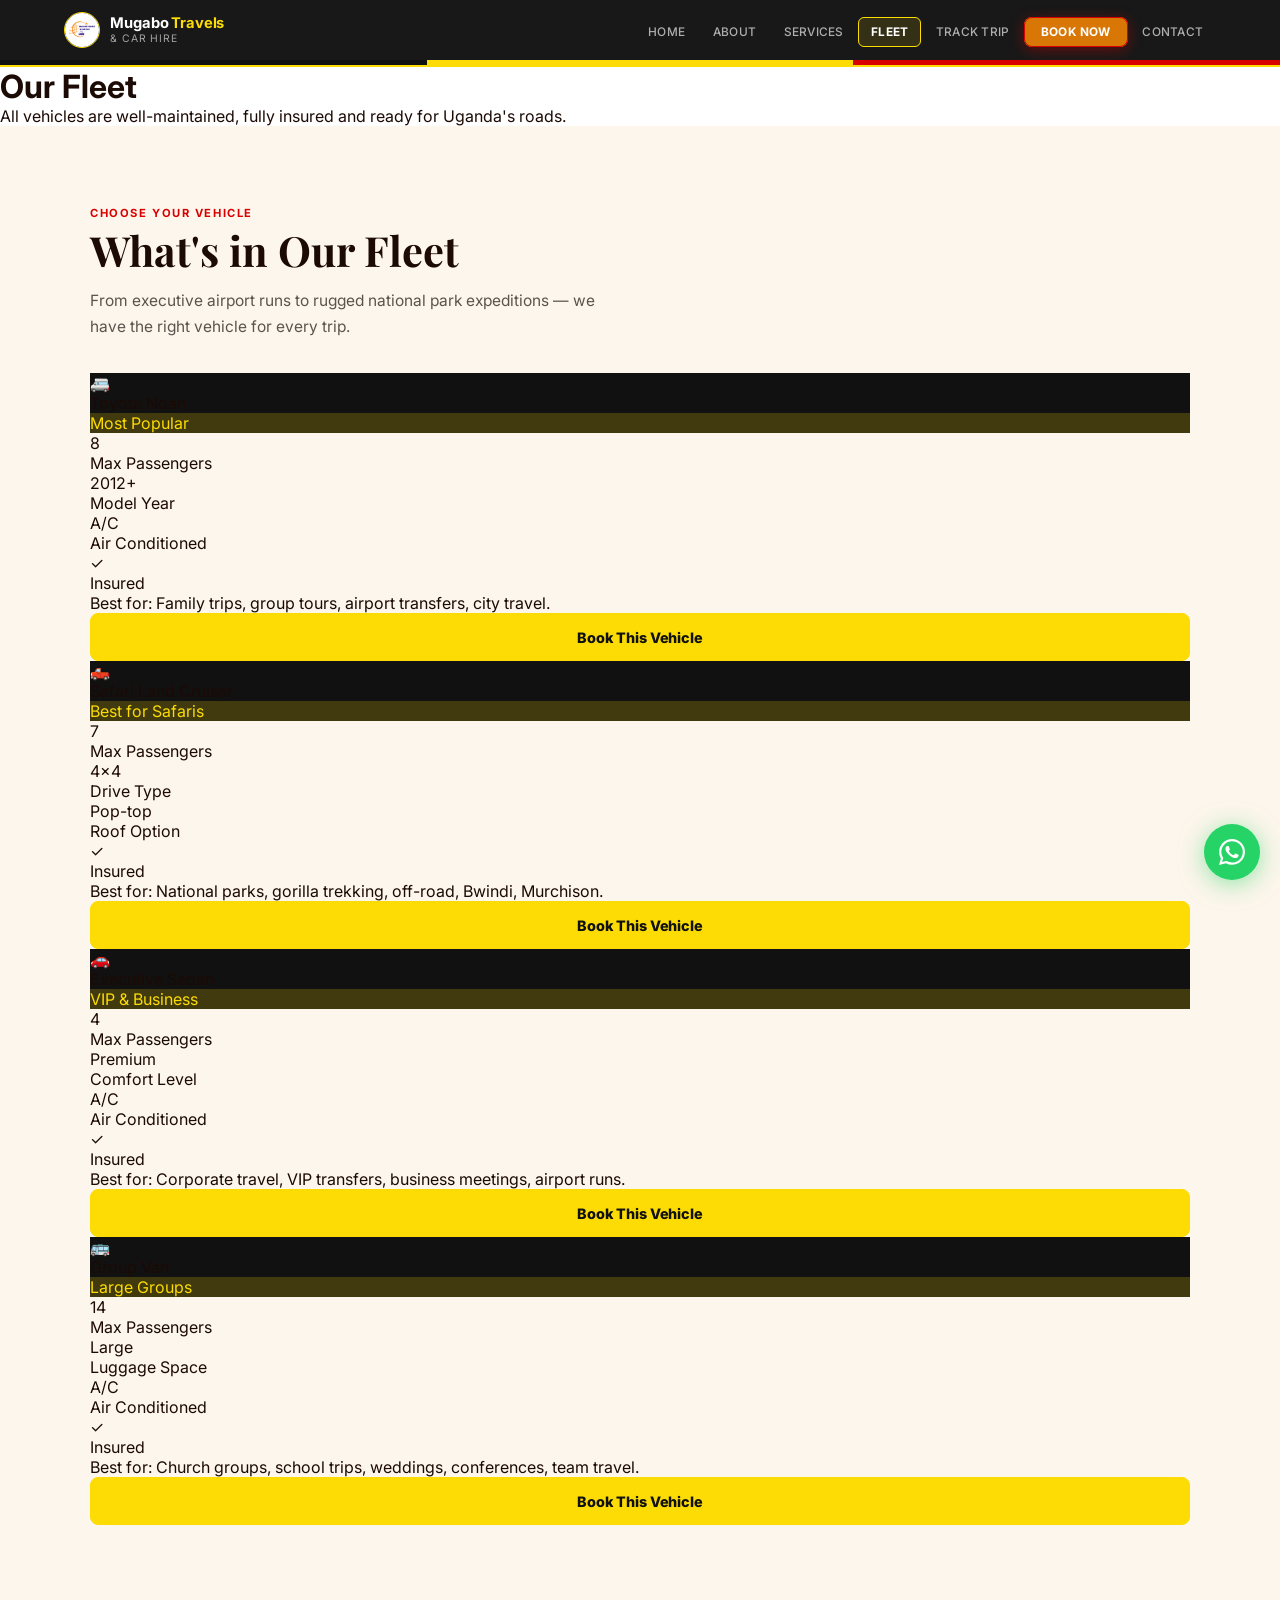
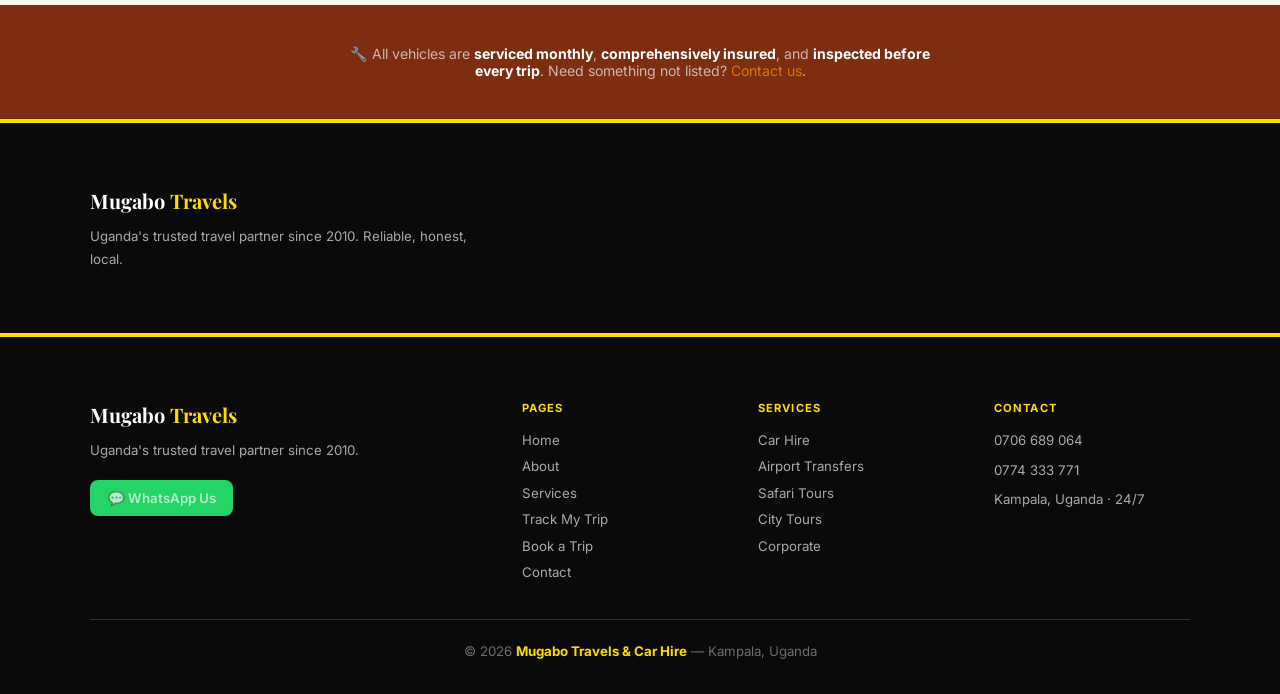
<file: fleet.html>
<!DOCTYPE html>
<html lang="en">
<head>
<meta charset="UTF-8"><meta name="viewport" content="width=device-width,initial-scale=1.0">
<meta name="description" content="View the Mugabo Travels fleet: Toyota Noah, Safari Land Cruisers, Executive Sedans and Group Vans. All insured, maintained and ready for Uganda's roads.">
<meta name="theme-color" content="#1c0a04">
<meta property="og:title" content="Our Fleet — Toyota Noah, Land Cruisers &amp; More | Mugabo Travels &amp; Car Hire">
<meta property="og:description" content="View the Mugabo Travels fleet: Toyota Noah, Safari Land Cruisers, Executive Sedans and Group Vans. All insured, maintained and ready for Uganda's roads.">
<meta property="og:type" content="website">
<meta property="og:image" content="https://mugabotravels.com/og-image.jpg">
<meta property="og:site_name" content="Mugabo Travels &amp; Car Hire">
<meta name="twitter:card" content="summary_large_image">
<title>Our Fleet — Toyota Noah, Land Cruisers &amp; More | Mugabo Travels &amp; Car Hire</title>
<link rel="preconnect" href="https://fonts.googleapis.com">
<link href="https://fonts.googleapis.com/css2?family=Inter:wght@300;400;500;600;700;800&family=Playfair+Display:wght@700;900&display=swap" rel="stylesheet">
<script type="application/ld+json">
{"@context":"https://schema.org","@type":"TravelAgency","name":"Mugabo Travels & Car Hire",
"description":"Uganda trusted car hire, airport transfers, safaris and city tours since 2010.",
"url":"https://mugabotravels.com","telephone":"+256706689064",
"address":{"@type":"PostalAddress","addressLocality":"Kampala","addressCountry":"UG"},
"openingHours":"Mo-Su 00:00-24:00","priceRange":"$$",
"aggregateRating":{"@type":"AggregateRating","ratingValue":"4.9","reviewCount":"127"}}
</script>
<style>

/* ══════════════════════════════════════════════
   UGANDA FLAG PALETTE OVERRIDE
   Black · Yellow · Red  (Ugandan national colours)
   ══════════════════════════════════════════════ */
:root {
  --navy:        #8B0000;   /* deep crimson — secondary brand */
  --navy-d:      #111111;   /* near-black (replaces navy-deep) */
  --navy-m:      #C00000;   /* mid red */
  --orange:      #FCDC04;   /* Uganda gold / yellow — primary CTA */
  --orange-d:    #E8C800;   /* darker gold */
  --orange-lt:   #FFFBE6;   /* pale gold tint */
  --green:       #25D366;   /* WhatsApp green — keep */
  --black:       #111111;   /* site near-black */
  --off-white:   #FAFAF7;   /* clean neutral background */
  --white:       #FFFFFF;
  --gray:        #555555;   /* AA-pass on white */
  --gray-lt:     #888888;   /* secondary text — AA on white */
  --gray-dk:     #222222;
  --bdr:         #E0E0E0;
  --bdr-dk:      #2A2A2A;
  --r:           10px;
  --rl:          16px;
  --sh:          0 4px 20px rgba(0,0,0,.12);
  --sh-lg:       0 12px 44px rgba(0,0,0,.18);
  --f:           'Inter', system-ui, -apple-system, sans-serif;
  --fh:          'Playfair Display', Georgia, serif;

  /* Uganda flag stripe references */
  --ug-black:    #111111;
  --ug-yellow:   #FCDC04;
  --ug-red:      #D90000;
}

/* ── NAVBAR — black with gold accent ── */
.site-header {
  background: rgba(17,17,17,.97) !important;
  border-bottom: 2px solid var(--ug-yellow) !important;
}
.nav-brand img { border-color: var(--ug-yellow) !important; }
.brand-main em { color: var(--ug-yellow) !important; }
.brand-sub { color: rgba(255,255,255,.6) !important; }
.nav-links a { color: rgba(255,255,255,.65) !important; }
.nav-links a:hover,
.nav-links a[aria-current="page"] {
  color: #fff !important;
  background: rgba(252,220,4,.12) !important;
}
.nav-links a[aria-current="page"] {
  border: 1.5px solid var(--ug-yellow) !important;
}
.nav-links .nav-book {
  background: var(--ug-red) !important;
  color: #fff !important;
  box-shadow: 0 3px 14px rgba(217,0,0,.4) !important;
  border-color: var(--ug-red) !important;
}
.nav-links .nav-book:hover { background: #B00000 !important; }

/* ── UGANDA FLAG STRIPE on hero ── */
.hero-left {
  background: var(--ug-black) !important;
  border-right: 4px solid var(--ug-yellow) !important;
}
.hero-left::before {
  background: radial-gradient(ellipse at 0% 90%,rgba(217,0,0,.1),transparent 60%) !important;
}
.hero-eyebrow {
  background: rgba(252,220,4,.15) !important;
  border-color: rgba(252,220,4,.35) !important;
  color: var(--ug-yellow) !important;
}
.hero h1 span { color: var(--ug-yellow) !important; }
.tp-dot { background: var(--ug-yellow) !important; }

/* ── BOOKING WIDGET — clean white card on black ── */
.bw { box-shadow: 0 20px 60px rgba(0,0,0,.35) !important; }
.bw-tab.active {
  color: var(--ug-black) !important;
  border-bottom-color: var(--ug-red) !important;
  font-weight: 700 !important;
}
.bw-field:focus-within {
  border-color: var(--ug-red) !important;
  box-shadow: 0 0 0 3px rgba(217,0,0,.12) !important;
}
.bw-dt:focus-within { border-color: var(--ug-red) !important; }
.bw-return:hover { border-color: var(--ug-red) !important; color: var(--ug-red) !important; }
.bw-return.active { border-color: var(--ug-red) !important; color: var(--ug-red) !important; }
.pax-btn:hover { border-color: var(--ug-red) !important; color: var(--ug-red) !important; }
.bw-go {
  background: var(--ug-red) !important;
  color: #fff !important;
}
.bw-go:hover { background: #B00000 !important; transform: translateY(-1px); }

/* ── BUTTONS ── */
.btn-dark {
  background: var(--ug-black) !important;
  border-color: var(--ug-black) !important;
  color: #fff !important;
}
.btn-dark:hover { background: #2a2a2a !important; }
.btn-o {
  background: var(--ug-yellow) !important;
  border-color: var(--ug-yellow) !important;
  color: var(--ug-black) !important;
  font-weight: 800 !important;
}
.btn-o:hover { background: var(--ug-red) !important; border-color: var(--ug-red) !important; color: #fff !important; }

/* Primary action buttons — red */
.bk-card-head { background: var(--ug-black) !important; }
.step-badge { background: var(--ug-yellow) !important; color: var(--ug-black) !important; }
.step.active .step-num { border-color: var(--ug-red) !important; background: var(--ug-red) !important; color: #fff !important; }
.step.done .step-num { border-color: var(--ug-black) !important; background: var(--ug-black) !important; }
.step.active .step-label { color: var(--ug-red) !important; }
.tt-card.selected { border-color: var(--ug-red) !important; background: rgba(217,0,0,.06) !important; box-shadow: 0 0 0 3px rgba(217,0,0,.15) !important; }
.tt-card:hover { border-color: var(--ug-red) !important; background: rgba(217,0,0,.04) !important; }
.veh-card.selected { border-color: var(--ug-red) !important; background: rgba(217,0,0,.06) !important; }
.veh-card:hover { border-color: var(--ug-red) !important; }

/* Booking "next" buttons */
.bk-nav .btn-o,
button.btn-o { background: var(--ug-red) !important; border-color: var(--ug-red) !important; color: #fff !important; }
.wa-confirm-btn { box-shadow: 0 4px 20px rgba(37,211,102,.4) !important; }

/* Form focus states */
.inp:focus,.sel:focus,.txta:focus { border-color: var(--ug-red) !important; box-shadow: 0 0 0 3px rgba(217,0,0,.1) !important; }
.inp.valid,.sel.valid { border-color: #22c55e !important; }
.inp.invalid,.inp.has-error,.sel.invalid { border-color: var(--ug-red) !important; }

/* ── PAGE HERO ── */
.page-hero { background: var(--ug-black) !important; border-bottom: 4px solid var(--ug-yellow) !important; }
.page-hero::before { background: radial-gradient(ellipse at 50% 110%,rgba(217,0,0,.18),transparent 60%) !important; }
.page-hero h1 span { color: var(--ug-yellow) !important; }
.page-hero p { color: rgba(255,255,255,.75) !important; }
.ph-slice { background: #fff !important; }
.ph-slice-alt { background: var(--off-white) !important; }

/* ── ABOUT PAGE ── */
.fc-bg { background: linear-gradient(155deg,#8B0000 0%,#5a0000 40%,#111111 100%) !important; }
.fc-quote-card { border-left-color: var(--ug-yellow) !important; }
.fc-tag {
  background: rgba(252,220,4,.18) !important;
  border-color: rgba(252,220,4,.35) !important;
  color: var(--ug-yellow) !important;
}
.reggane-msg::before { background: var(--ug-red) !important; color: #fff !important; }
.lead-q { border-left-color: var(--ug-red) !important; }
.why-card:hover { border-color: var(--ug-red) !important; }

/* ── UGANDA FLAG STRIPE ACCENT — nav bottom border ── */
/* 3-stripe flag bar under nav: black | yellow | red */
.site-header::after {
  content: "";
  display: block;
  height: 5px;
  background: linear-gradient(to right,
    var(--ug-black) 0%, var(--ug-black) 33.33%,
    var(--ug-yellow) 33.33%, var(--ug-yellow) 66.66%,
    var(--ug-red) 66.66%, var(--ug-red) 100%
  );
}

/* ── STATS STRIP ── */
.stats-strip { background: var(--ug-black) !important; border-top: 3px solid var(--ug-yellow) !important; border-bottom: 3px solid var(--ug-yellow) !important; }
.stats-strip .sw { border: none !important; padding: 2.5rem 0 !important; }
.sn { color: var(--ug-yellow) !important; }
.sl { color: rgba(255,255,255,.7) !important; }

/* ── TRUST BADGES ── */
.trust-badge:hover { border-color: var(--ug-red) !important; }
.trust-icon { background: rgba(217,0,0,.08) !important; border-color: rgba(217,0,0,.2) !important; }

/* ── TESTIMONIALS ── */
.t-card:hover { border-color: var(--ug-red) !important; }
.t-stars { color: var(--ug-yellow) !important; }
.t-av { background: var(--ug-black) !important; border: 2px solid var(--ug-yellow) !important; }

/* ── SECTION TAGS ── */
.sh { color: var(--ug-red) !important; }

/* ── FEAT CARDS ── */
.feat-card:hover { border-color: var(--ug-red) !important; }
.feat-card:hover .feat-icon { background: var(--ug-black) !important; }
.feat-icon { background: rgba(217,0,0,.08) !important; border-color: rgba(217,0,0,.15) !important; }

/* ── CTA BAND ── */
.cta-band { background: var(--ug-black) !important; border-top: none !important; }
.cta-band h2 { color: var(--ug-yellow) !important; }
.cta-band p { color: rgba(255,255,255,.7) !important; }
.cta-band .btn-dark {
  background: var(--ug-yellow) !important;
  color: var(--ug-black) !important;
  border-color: var(--ug-yellow) !important;
  font-weight: 800 !important;
}
.cta-band .btn-dark:hover { background: #E8C800 !important; }
.cta-band .btn-out {
  background: rgba(255,255,255,.08) !important;
  color: #fff !important;
  border-color: rgba(255,255,255,.3) !important;
}
.cta-band .btn-out:hover { border-color: var(--ug-yellow) !important; color: var(--ug-yellow) !important; }

/* ── FOOTER ── */
.site-footer {
  background: #0a0a0a !important;
  border-top: 4px solid var(--ug-yellow) !important;
}
.footer-brand em { color: var(--ug-yellow) !important; }
.site-footer h4 { color: var(--ug-yellow) !important; }
.site-footer a:hover { color: var(--ug-yellow) !important; }
.f-bottom { border-top-color: rgba(252,220,4,.2) !important; }
.f-bottom strong { color: var(--ug-yellow) !important; }

/* ── WA FAB ── stays green ── */
/* ── TRACKING ── */
.bk-hero, .track-hero, .bk-hero { border-bottom: 4px solid var(--ug-yellow) !important; }

/* ── SERVICES / FLEET ── */
.svc-big:hover { border-color: var(--ug-red) !important; }
.svc-big-icon { background: rgba(217,0,0,.08) !important; border-color: rgba(217,0,0,.15) !important; }
.svc-big:hover .svc-big-icon { background: var(--ug-black) !important; }
.fleet-card:hover { border-color: var(--ug-yellow) !important; }
.fv-top { background: var(--ug-black) !important; }
.fv-badge {
  background: rgba(252,220,4,.2) !important;
  border-color: rgba(252,220,4,.35) !important;
  color: var(--ug-yellow) !important;
}

/* ── PHOTO GRID ── */
.p2 { background: linear-gradient(135deg,#8B0000,#5a0000) !important; }
.p3 { background: linear-gradient(135deg,#D90000,#8B0000) !important; }
.p4 { background: linear-gradient(135deg,#2a0000,#111111) !important; }

/* ── CONTACT ── */
.ct-card, .contact-info-card, .cic { background: var(--ug-black) !important; border: 1px solid rgba(252,220,4,.2) !important; }
.ct-card h3, .contact-info-card h3 { color: var(--ug-yellow) !important; }
.cdi, .cd-icon { background: rgba(252,220,4,.15) !important; }
.wa-link2:hover,.wa-l2:hover { opacity:.88; }

/* ── DARK SECTION ── */
.section.dark { background: var(--ug-black) !important; }
.section.dark .st { color: var(--ug-yellow) !important; }

/* ── TRACKING TIMELINE ── */
.tl-step.active .tl-icon {
  background: var(--ug-red) !important;
  border-color: var(--ug-red) !important;
  box-shadow: 0 0 0 4px rgba(217,0,0,.2), 0 0 0 8px rgba(217,0,0,.08) !important;
}
.tl-step.done .tl-icon { background: var(--ug-black) !important; border-color: var(--ug-black) !important; }
.tl-step.done::before { background: var(--ug-black) !important; }
.tl-step.active::before { background: linear-gradient(var(--ug-black),var(--bdr)) !important; }
.sc-head { background: var(--ug-black) !important; border-bottom: 2px solid var(--ug-yellow) !important; }
.sc-badge { background: var(--ug-yellow) !important; color: var(--ug-black) !important; }

/* ── DEMO STEP BUTTONS (tracking) ── */
.demo-step-btn.active { border-color: var(--ug-red) !important; color: var(--ug-red) !important; background: rgba(217,0,0,.08) !important; }
.lookup-btn { background: var(--ug-black) !important; border: 2px solid var(--ug-yellow) !important; color: #fff !important; }
.lookup-btn:hover { background: var(--ug-red) !important; border-color: var(--ug-red) !important; }

/* ── FOCUS RING ── yellow, high visibility ── */
.btn:focus-visible, a:focus-visible, input:focus-visible, select:focus-visible {
  outline: 3px solid var(--ug-yellow) !important;
  outline-offset: 3px !important;
}

/* ═══════════════════════════════════════════════
   MUGABO TRAVELS — Design System (Warm Palette)
   ═══════════════════════════════════════════════ */

/* RESET */
*,*::before,*::after{margin:0;padding:0;box-sizing:border-box}
html{scroll-behavior:smooth;-webkit-text-size-adjust:100%}
body{font-family:var(--f);color:var(--black);background:#fff;overflow-x:hidden}
img{max-width:100%;height:auto;display:block}
a{color:inherit;text-decoration:none}
ul{list-style:none}
button,input,select,textarea{font-family:var(--f)}

/* TOKENS — single source, warm Ugandan palette */
:root{
  --navy:     #7c2d12;
  --navy-d:   #1c0a04;
  --navy-m:   #9a3412;
  --orange:   #d97706;
  --orange-d: #b45309;
  --orange-lt:#fef3c7;
  --green:    #25D366;
  --black:    #1c0a04;
  --off-white:#fdf6ec;
  --white:    #fffdf7;
  /* FIXED: raised contrast — was .38/.48 which failed WCAG AA */
  --gray:     #5c534e;   /* raised from #71717a — now 5.2:1 on white */
  --gray-lt:  #79716b;   /* raised from #a1a1aa — now 4.6:1 on white */
  --gray-dk:  #292524;
  --bdr:      #e7d5c4;
  --bdr-dk:   #3d1e0f;
  --r:        10px;
  --rl:       16px;
  --sh:       0 4px 20px rgba(124,45,18,.12);
  --sh-lg:    0 12px 44px rgba(124,45,18,.18);
  --f:        'Inter',system-ui,-apple-system,sans-serif;
  --fh:       'Playfair Display',Georgia,serif;
}

/* SKIP-TO-CONTENT (accessibility) */
.skip-link{
  position:absolute;top:-100px;left:1rem;z-index:9999;
  background:var(--orange);color:#fff;padding:.6rem 1.2rem;
  border-radius:0 0 8px 8px;font-weight:700;font-size:.9rem;
  transition:top .2s;text-decoration:none
}
.skip-link:focus{top:0}

/* NAVBAR */
.site-header{
  position:sticky;top:0;z-index:200;
  background:rgba(28,10,4,.97);backdrop-filter:blur(16px);-webkit-backdrop-filter:blur(16px);
  border-bottom:1px solid rgba(217,119,6,.12)
}
.navbar{
  max-width:1200px;margin:0 auto;padding:.75rem 1.5rem;
  display:flex;align-items:center;justify-content:space-between;
  gap:1rem;position:relative
}
.nav-brand{display:flex;align-items:center;gap:.65rem;flex-shrink:0}
.nav-brand img{
  width:36px;height:36px;border-radius:50%;object-fit:contain;
  border:1.5px solid rgba(217,119,6,.6)
}
.brand-text{display:flex;flex-direction:column;line-height:1.2}
.brand-main{font-size:.92rem;font-weight:700;color:#fff;letter-spacing:-.01em}
.brand-main em{color:var(--orange);font-style:normal}
.brand-sub{font-size:.65rem;color:rgba(255,255,255,.65);letter-spacing:.08em;text-transform:uppercase}
.nav-toggle{
  display:none;flex-direction:column;justify-content:space-between;
  width:28px;height:20px;background:none;border:none;cursor:pointer;padding:0
}
.nav-toggle span{display:block;width:100%;height:2px;background:#fff;border-radius:2px;transition:all .25s}
.nav-toggle.active span:nth-child(1){transform:translateY(9px) rotate(45deg)}
.nav-toggle.active span:nth-child(2){opacity:0}
.nav-toggle.active span:nth-child(3){transform:translateY(-9px) rotate(-45deg)}
.nav-links{display:flex;align-items:center;gap:.1rem}
.nav-links a{
  color:rgba(255,255,255,.7);font-size:.74rem;font-weight:500;
  letter-spacing:.02em;text-transform:uppercase;
  padding:.45rem .75rem;border-radius:6px;
  transition:all .2s;border:1.5px solid transparent
}
.nav-links a:hover,.nav-links a[aria-current="page"]{color:#fff;background:rgba(255,255,255,.09)}
.nav-links a[aria-current="page"]{font-weight:700}
.nav-links .nav-book{
  background:var(--orange) !important;color:#fff !important;
  font-weight:700;border-radius:8px;padding:.45rem 1rem;
  box-shadow:0 3px 12px rgba(217,119,6,.4)
}
.nav-links .nav-book:hover{background:var(--orange-d) !important}

/* LAYOUT */
.section{padding:5rem 1.5rem}
.section.sm{padding:3rem 1.5rem}
.section.alt{background:var(--off-white)}
.section.dark{background:var(--black);color:#fff}
.sw{max-width:1100px;margin:0 auto}
.sh{
  font-size:.7rem;font-weight:700;letter-spacing:.14em;
  text-transform:uppercase;color:var(--orange);margin-bottom:.4rem
}
.st{
  font-family:var(--fh);font-size:clamp(1.75rem,4vw,2.6rem);
  font-weight:700;line-height:1.15;margin-bottom:.85rem
}
.sd{color:var(--gray);font-size:.97rem;line-height:1.72;max-width:520px;margin-bottom:2rem}
.dark .sh{color:var(--orange)}
.dark .st{color:#fff}
.dark .sd{color:rgba(255,255,255,.75)}

/* BUTTONS */
.btn{
  display:inline-flex;align-items:center;justify-content:center;gap:.45rem;
  padding:.8rem 1.75rem;border-radius:8px;font-weight:600;font-size:.9rem;
  border:1.5px solid transparent;cursor:pointer;transition:all .22s;
  min-height:48px;font-family:var(--f);white-space:nowrap;
  text-decoration:none;-webkit-tap-highlight-color:transparent;letter-spacing:-.01em
}
.btn-dark{background:var(--black);color:#fff;border-color:var(--black)}
.btn-dark:hover{background:#3d1e0f;transform:translateY(-1px)}
.btn-o{background:var(--orange);color:#fff;border-color:var(--orange)}
.btn-o:hover{background:var(--orange-d);transform:translateY(-1px)}
.btn-out{background:transparent;color:var(--black);border-color:var(--bdr)}
.btn-out:hover{border-color:var(--black)}
.btn-out-w{background:transparent;color:#fff;border-color:rgba(255,255,255,.45)}
.btn-out-w:hover{border-color:#fff;background:rgba(255,255,255,.1)}
.btn-wa{background:var(--green);color:#fff;border-color:var(--green)}
.btn-wa:hover{opacity:.88;transform:translateY(-1px)}
.btn-full{width:100%}
.btn-sm{padding:.6rem 1.1rem;font-size:.82rem;min-height:40px}
.btn-lg{padding:1rem 2.25rem;font-size:1rem;min-height:56px;border-radius:10px}
/* Focus visible for keyboard nav */
.btn:focus-visible,a:focus-visible{
  outline:2px solid var(--orange);outline-offset:3px;border-radius:6px
}

/* GRIDS */
.g2{display:grid;grid-template-columns:1fr 1fr;gap:1.5rem}
.g3{display:grid;grid-template-columns:repeat(3,1fr);gap:1.5rem}
.g4{display:grid;grid-template-columns:repeat(4,1fr);gap:1.25rem}
.ga{display:grid;grid-template-columns:repeat(auto-fit,minmax(260px,1fr));gap:1.25rem}

/* FORMS — with validation states */
.fg{margin-bottom:.9rem;position:relative}
.fg label{
  display:block;font-size:.74rem;font-weight:600;color:var(--gray-dk);
  margin-bottom:.35rem;letter-spacing:.03em
}
.fg label .req{color:#c0392b;margin-left:2px;font-weight:700}
.inp,.sel,.txta{
  width:100%;padding:.82rem 1rem;border:1.5px solid var(--bdr);
  border-radius:8px;font-family:var(--f);font-size:.95rem;
  color:var(--black);background:#fff;outline:none;
  transition:border-color .2s,box-shadow .2s;
  min-height:48px;-webkit-appearance:none
}
.inp::placeholder{color:var(--gray-lt)}
.inp:focus,.sel:focus,.txta:focus{
  border-color:var(--orange);box-shadow:0 0 0 3px rgba(217,119,6,.14)
}
/* Validation states */
.inp.valid,.sel.valid{border-color:#22c55e}
.inp.invalid,.sel.invalid{border-color:#ef4444;box-shadow:0 0 0 3px rgba(239,68,68,.1)}
.field-error{
  display:none;font-size:.72rem;color:#dc2626;margin-top:.3rem;
  font-weight:600;padding-left:.1rem
}
.fg.has-error .field-error{display:block}
.fg.has-error .inp,.fg.has-error .sel{border-color:#ef4444;box-shadow:0 0 0 3px rgba(239,68,68,.1)}
.txta{resize:vertical;min-height:100px}
.sel{
  cursor:pointer;
  background-image:url("data:image/svg+xml,%3Csvg xmlns='http://www.w3.org/2000/svg' width='12' height='7' viewBox='0 0 12 7'%3E%3Cpath stroke='%235c534e' stroke-width='1.5' fill='none' d='M1 1l5 4 5-4'/%3E%3C/svg%3E");
  background-repeat:no-repeat;background-position:right .9rem center;padding-right:2.5rem
}

/* SUCCESS MESSAGE */
.form-success{
  display:none;background:#f0fdf4;border:1.5px solid #86efac;
  border-radius:var(--rl);padding:1.75rem;text-align:center;
  animation:fadeIn .35s ease
}
.form-success.visible{display:block}
@keyframes fadeIn{from{opacity:0;transform:translateY(-8px)}to{opacity:1;transform:none}}
.form-success h3{font-family:var(--fh);color:#15803d;font-size:1.2rem;margin-bottom:.4rem}
.form-success p{color:#166534;font-size:.88rem;line-height:1.65}

/* CARDS */
.card{
  background:#fff;border-radius:var(--rl);
  border:1px solid var(--bdr);box-shadow:var(--sh);
  overflow:hidden;transition:all .25s
}
.card:hover{transform:translateY(-4px);box-shadow:var(--sh-lg)}

/* WA FAB */
.wa-fab{
  position:fixed;bottom:1.25rem;right:1.25rem;z-index:300;
  width:56px;height:56px;background:var(--green);border-radius:50%;
  display:flex;align-items:center;justify-content:center;
  box-shadow:0 4px 24px rgba(37,211,102,.5);transition:all .22s;
  -webkit-tap-highlight-color:transparent
}
.wa-fab:hover{transform:scale(1.1)}
.wa-pill{
  display:inline-flex;align-items:center;gap:.45rem;
  background:var(--green);color:#fff;padding:.6rem 1.1rem;
  border-radius:8px;font-size:.82rem;font-weight:600
}
.wa-pill:hover{opacity:.88}

/* STATS STRIP */
.stats-strip{background:#2d0f05;padding:2.5rem 1.5rem}
.stats-strip .sw{
  display:grid;grid-template-columns:repeat(4,1fr);
  text-align:center;gap:1rem;
  border-top:1px solid rgba(217,119,6,.2);
  border-bottom:1px solid rgba(217,119,6,.2);padding:2.5rem 0
}
.sn{font-family:var(--fh);font-size:2.2rem;font-weight:900;color:var(--orange)}
.sl{font-size:.7rem;color:rgba(255,255,255,.65);text-transform:uppercase;letter-spacing:.08em;margin-top:3px}

/* TESTIMONIALS */
.t-grid{display:grid;grid-template-columns:repeat(auto-fit,minmax(270px,1fr));gap:1.1rem;margin-top:2.5rem}
.t-card{
  background:#fff;border-radius:var(--r);padding:1.5rem;
  border:1px solid var(--bdr);position:relative;transition:all .25s
}
.t-card:hover{border-color:var(--orange);transform:translateY(-2px);box-shadow:var(--sh)}
.t-stars{color:var(--orange);font-size:.95rem;margin-bottom:.8rem;letter-spacing:.05em}
.t-text{font-size:.87rem;color:var(--gray-dk);font-style:italic;line-height:1.72;margin-bottom:1.1rem}
.t-auth{display:flex;align-items:center;gap:.65rem}
.t-av{
  width:40px;height:40px;border-radius:50%;background:var(--navy);
  display:flex;align-items:center;justify-content:center;font-size:1rem;flex-shrink:0
}
.t-name{font-weight:700;font-size:.85rem;color:var(--black)}
.t-from{font-size:.72rem;color:var(--gray-lt)}
.t-plat{
  position:absolute;top:1rem;right:1rem;
  font-size:.63rem;font-weight:700;color:var(--gray);
  text-transform:uppercase;letter-spacing:.05em
}

/* CTA BAND */
.cta-band{
  background:var(--off-white);padding:5rem 1.5rem;
  text-align:center;border-top:1px solid var(--bdr)
}
.cta-band h2{
  font-family:var(--fh);font-size:clamp(1.75rem,4vw,2.75rem);
  font-weight:900;color:var(--black);margin-bottom:.75rem;letter-spacing:-.02em
}
.cta-band p{color:var(--gray);max-width:460px;margin:0 auto 2.5rem;line-height:1.72;font-size:.97rem}
.cta-btns{display:flex;gap:1rem;justify-content:center;flex-wrap:wrap}

/* PAGE HERO */
.page-hero{
  background:var(--navy-d);padding:4.5rem 1.5rem 4rem;
  position:relative;overflow:hidden;text-align:center
}
.page-hero::before{
  content:"";position:absolute;inset:0;
  background:radial-gradient(ellipse at 50% 110%,rgba(217,119,6,.15),transparent 60%)
}
.page-hero h1{
  font-family:var(--fh);font-size:clamp(2rem,5vw,3rem);
  font-weight:900;color:#fff;position:relative;letter-spacing:-.02em;margin-bottom:.55rem
}
.page-hero h1 span{color:var(--orange)}
.page-hero p{color:rgba(255,255,255,.75);position:relative;font-size:.97rem}
.ph-slice{height:48px;background:#fff;clip-path:polygon(0 50%,100% 0,100% 100%,0 100%)}
.ph-slice-alt{height:48px;background:var(--off-white);clip-path:polygon(0 50%,100% 0,100% 100%,0 100%)}

/* FOOTER */
.site-footer{background:#1c0a04;color:rgba(255,255,255,.65);padding:4rem 1.5rem 1.5rem}
.footer-inner{
  max-width:1100px;margin:0 auto 2rem;
  display:grid;grid-template-columns:2fr 1fr 1fr 1fr;gap:2.5rem
}
.footer-brand{font-family:var(--fh);font-size:1.25rem;font-weight:700;color:#fff;margin-bottom:.65rem}
.footer-brand em{color:var(--orange);font-style:normal}
.site-footer p{font-size:.83rem;line-height:1.75;margin-bottom:.4rem}
.site-footer h4{color:#fff;font-size:.7rem;letter-spacing:.1em;text-transform:uppercase;margin-bottom:.85rem}
.f-col ul li{margin-bottom:.4rem}
.site-footer a{color:rgba(255,255,255,.65);font-size:.83rem;transition:color .2s}
.site-footer a:hover{color:var(--orange)}
.f-bottom{
  max-width:1100px;margin:0 auto;padding-top:1.25rem;
  border-top:1px solid rgba(217,119,6,.12);
  font-size:.75rem;color:rgba(255,255,255,.4);text-align:center
}
.f-bottom strong{color:var(--orange)}

/* TRUST BADGES */
.trust-grid{display:grid;grid-template-columns:repeat(auto-fit,minmax(180px,1fr));gap:1rem;margin-top:2.5rem}
.trust-badge{
  display:flex;align-items:center;gap:.75rem;padding:1rem;
  border:1px solid var(--bdr);border-radius:var(--r);background:#fff;
  transition:all .2s
}
.trust-badge:hover{border-color:var(--orange);box-shadow:var(--sh)}
.trust-icon{
  width:42px;height:42px;border-radius:10px;
  background:var(--orange-lt);border:1px solid rgba(217,119,6,.2);
  display:flex;align-items:center;justify-content:center;
  font-size:1.2rem;flex-shrink:0
}
.trust-badge h4{font-weight:700;font-size:.82rem;color:var(--black);margin-bottom:.1rem}
.trust-badge p{font-size:.72rem;color:var(--gray);line-height:1.5}

/* RESPONSIVE */
@media(max-width:900px){
  .g3{grid-template-columns:1fr 1fr}
  .g4{grid-template-columns:1fr 1fr}
  .footer-inner{grid-template-columns:1fr 1fr}
  .stats-strip .sw{grid-template-columns:1fr 1fr}
}
@media(max-width:768px){
  .nav-toggle{display:flex}
  .nav-links{
    display:none;position:absolute;top:calc(100% + .5rem);left:0;right:0;
    flex-direction:column;align-items:stretch;
    background:rgba(28,10,4,.99);padding:.75rem;gap:.15rem;
    border-radius:0 0 var(--r) var(--r);
    border:1px solid rgba(217,119,6,.12);border-top:none
  }
  .nav-links.open{display:flex}
  .nav-links a{padding:.9rem 1rem;font-size:.88rem;border-radius:8px}
}
@media(max-width:600px){
  .g2,.g3,.g4,.ga{grid-template-columns:1fr}
  .section{padding:3rem 1rem}
  .section.sm{padding:2rem 1rem}
  .footer-inner{grid-template-columns:1fr}
}
</style>
</head>
<body>
<a href="#main-content" class="skip-link">Skip to main content</a>
<header class="site-header" role="banner">
  <nav class="navbar" aria-label="Main navigation">
    <a href="index.html" class="nav-brand" aria-label="Mugabo Travels home">
      <img src="[data-uri]" alt="Mugabo Travels &amp; Car Hire company logo" width="36" height="36">
      <div class="brand-text"><span class="brand-main">Mugabo <em>Travels</em></span><span class="brand-sub">&amp; Car Hire</span></div>
    </a>
    <button class="nav-toggle" id="navToggle" aria-label="Open navigation menu" aria-expanded="false" aria-controls="navLinks"><span></span><span></span><span></span></button>
    <ul class="nav-links" id="navLinks" role="list">
      <li><a href="index.html">Home</a></li>
      <li><a href="about.html">About</a></li>
      <li><a href="services.html">Services</a></li>
      <li><a href="fleet.html" aria-current="page">Fleet</a></li>
      <li><a href="tracking.html">Track Trip</a></li>
      <li><a href="booking.html" class="nav-book">Book Now</a></li>
      <li><a href="contact.html">Contact</a></li>
    </ul>
  </nav>
</header>
<script>
(function(){var btn=document.getElementById('navToggle'),ul=document.getElementById('navLinks');
btn.addEventListener('click',function(){var o=ul.classList.toggle('open');btn.setAttribute('aria-expanded',String(o));btn.classList.toggle('active',o);});
document.addEventListener('click',function(e){if(!e.target.closest('.navbar')){ul.classList.remove('open');btn.classList.remove('active');btn.setAttribute('aria-expanded','false');}});
})();
</script>
<main id="main-content"><div class="fleet-hero">
  <h1>Our <span>Fleet</span></h1>
  <p>All vehicles are well-maintained, fully insured and ready for Uganda's roads.</p>
</div>
<div class="fl-slice"></div>

<section class="section alt">
  <div class="sw">
    <p class="sh">Choose Your Vehicle</p>
    <h2 class="st">What's in Our Fleet</h2>
    <p class="sd">From executive airport runs to rugged national park expeditions — we have the right vehicle for every trip.</p>
    <div class="fleet-grid">

      <article class="fv-card">
        <div class="fv-top">
          <div class="fv-icon">🚐</div>
          <div class="fv-name">Toyota Noah</div>
          <div class="fv-badge">Most Popular</div>
        </div>
        <div class="fv-body">
          <div class="fv-specs">
            <div class="fv-spec"><div class="fv-spec-val">8</div><div class="fv-spec-key">Max Passengers</div></div>
            <div class="fv-spec"><div class="fv-spec-val">2012+</div><div class="fv-spec-key">Model Year</div></div>
            <div class="fv-spec"><div class="fv-spec-val">A/C</div><div class="fv-spec-key">Air Conditioned</div></div>
            <div class="fv-spec"><div class="fv-spec-val">✓</div><div class="fv-spec-key">Insured</div></div>
          </div>
          <p class="fv-best">Best for: Family trips, group tours, airport transfers, city travel.</p>
          <a href="booking.html?veh=Toyota+Noah" class="btn btn-o btn-full">Book This Vehicle</a>
        </div>
      </article>

      <article class="fv-card">
        <div class="fv-top">
          <div class="fv-icon">🛻</div>
          <div class="fv-name">Safari Land Cruiser</div>
          <div class="fv-badge">Best for Safaris</div>
        </div>
        <div class="fv-body">
          <div class="fv-specs">
            <div class="fv-spec"><div class="fv-spec-val">7</div><div class="fv-spec-key">Max Passengers</div></div>
            <div class="fv-spec"><div class="fv-spec-val">4×4</div><div class="fv-spec-key">Drive Type</div></div>
            <div class="fv-spec"><div class="fv-spec-val">Pop-top</div><div class="fv-spec-key">Roof Option</div></div>
            <div class="fv-spec"><div class="fv-spec-val">✓</div><div class="fv-spec-key">Insured</div></div>
          </div>
          <p class="fv-best">Best for: National parks, gorilla trekking, off-road, Bwindi, Murchison.</p>
          <a href="booking.html?veh=Safari+Land+Cruiser" class="btn btn-o btn-full">Book This Vehicle</a>
        </div>
      </article>

      <article class="fv-card">
        <div class="fv-top">
          <div class="fv-icon">🚗</div>
          <div class="fv-name">Executive Sedan</div>
          <div class="fv-badge">VIP &amp; Business</div>
        </div>
        <div class="fv-body">
          <div class="fv-specs">
            <div class="fv-spec"><div class="fv-spec-val">4</div><div class="fv-spec-key">Max Passengers</div></div>
            <div class="fv-spec"><div class="fv-spec-val">Premium</div><div class="fv-spec-key">Comfort Level</div></div>
            <div class="fv-spec"><div class="fv-spec-val">A/C</div><div class="fv-spec-key">Air Conditioned</div></div>
            <div class="fv-spec"><div class="fv-spec-val">✓</div><div class="fv-spec-key">Insured</div></div>
          </div>
          <p class="fv-best">Best for: Corporate travel, VIP transfers, business meetings, airport runs.</p>
          <a href="booking.html?veh=Executive+Sedan" class="btn btn-o btn-full">Book This Vehicle</a>
        </div>
      </article>

      <article class="fv-card">
        <div class="fv-top">
          <div class="fv-icon">🚌</div>
          <div class="fv-name">Group Van</div>
          <div class="fv-badge">Large Groups</div>
        </div>
        <div class="fv-body">
          <div class="fv-specs">
            <div class="fv-spec"><div class="fv-spec-val">14</div><div class="fv-spec-key">Max Passengers</div></div>
            <div class="fv-spec"><div class="fv-spec-val">Large</div><div class="fv-spec-key">Luggage Space</div></div>
            <div class="fv-spec"><div class="fv-spec-val">A/C</div><div class="fv-spec-key">Air Conditioned</div></div>
            <div class="fv-spec"><div class="fv-spec-val">✓</div><div class="fv-spec-key">Insured</div></div>
          </div>
          <p class="fv-best">Best for: Church groups, school trips, weddings, conferences, team travel.</p>
          <a href="booking.html?veh=Group+Van" class="btn btn-o btn-full">Book This Vehicle</a>
        </div>
      </article>

    </div>
  </div>
</section>

<div style="background:var(--navy);padding:2.5rem 1.25rem;text-align:center">
  <p style="color:rgba(255,255,255,.65);font-size:.88rem;max-width:600px;margin:0 auto">
    🔧 All vehicles are <strong style="color:#fff">serviced monthly</strong>, 
    <strong style="color:#fff">comprehensively insured</strong>, and 
    <strong style="color:#fff">inspected before every trip</strong>. 
    Need something not listed? <a href="contact.html" style="color:var(--orange)">Contact us</a>.
  </p>
</div>
<script>
(function(){
  var p=new URLSearchParams(location.search);
  var v=p.get('veh');
  if(v){
    document.querySelectorAll('.fv-name').forEach(function(n){
      if(n.textContent===v){
        n.closest('.fv-card').scrollIntoView({behavior:'smooth',block:'center'});
        n.closest('.fv-card').style.borderColor='var(--orange)';
      }
    });
  }
})();
</script>

<footer class="site-footer" role="contentinfo">
  <div class="footer-inner">
    <div class="f-col">
      <div class="footer-brand">Mugabo <em>Travels</em></div>
      <p>Uganda's trusted travel partner since 2010. Reliable, honest, local.</p></main>
<footer class="site-footer" role="contentinfo">
  <div class="footer-inner">
    <div class="f-col"><div class="footer-brand">Mugabo <em>Travels</em></div>
      <p>Uganda's trusted travel partner since 2010.</p>
      <a href="https://wa.me/256706689064" class="wa-pill" style="margin-top:.75rem;display:inline-flex">&#128172; WhatsApp Us</a></div>
    <div class="f-col"><h4>Pages</h4><ul>
      <li><a href="index.html">Home</a></li><li><a href="about.html">About</a></li>
      <li><a href="services.html">Services</a></li>
      <li><a href="tracking.html">Track My Trip</a></li><li><a href="booking.html">Book a Trip</a></li>
      <li><a href="contact.html">Contact</a></li></ul></div>
    <div class="f-col"><h4>Services</h4><ul>
      <li><a href="services.html">Car Hire</a></li><li><a href="services.html">Airport Transfers</a></li>
      <li><a href="services.html">Safari Tours</a></li><li><a href="services.html">City Tours</a></li>
      <li><a href="services.html">Corporate</a></li></ul></div>
    <div class="f-col"><h4>Contact</h4>
      <p><a href="tel:+256706689064">0706 689 064</a></p>
      <p><a href="tel:+256774333771">0774 333 771</a></p>
      <p>Kampala, Uganda &middot; 24/7</p></div>
  </div>
  <div class="f-bottom"><p>&copy; 2026 <strong>Mugabo Travels &amp; Car Hire</strong> &mdash; Kampala, Uganda</p></div>
</footer>
<a href="https://wa.me/256706689064?text=Hello%20Mugabo%20Travels!" class="wa-fab" aria-label="Chat on WhatsApp">
  <svg width="26" height="26" viewBox="0 0 24 24" fill="white" aria-hidden="true"><path d="M17.472 14.382c-.297-.149-1.758-.867-2.03-.967-.273-.099-.471-.148-.67.15-.197.297-.767.966-.94 1.164-.173.199-.347.223-.644.075-.297-.15-1.255-.463-2.39-1.475-.883-.788-1.48-1.761-1.653-2.059-.173-.297-.018-.458.13-.606.134-.133.298-.347.446-.52.149-.174.198-.298.298-.497.099-.198.05-.371-.025-.52-.075-.149-.669-1.612-.916-2.207-.242-.579-.487-.5-.669-.51-.173-.008-.371-.01-.57-.01-.198 0-.52.074-.792.372-.272.297-1.04 1.016-1.04 2.479 0 1.462 1.065 2.875 1.213 3.074.149.198 2.096 3.2 5.077 4.487.709.306 1.262.489 1.694.625.712.227 1.36.195 1.871.118.571-.085 1.758-.719 2.006-1.413.248-.694.248-1.289.173-1.413-.074-.124-.272-.198-.57-.347m-5.421 7.403h-.004a9.87 9.87 0 01-5.031-1.378l-.361-.214-3.741.982.998-3.648-.235-.374a9.86 9.86 0 01-1.51-5.26c.001-5.45 4.436-9.884 9.888-9.884 2.64 0 5.122 1.03 6.988 2.898a9.825 9.825 0 012.893 6.994c-.003 5.45-4.437 9.884-9.885 9.884m8.413-18.297A11.815 11.815 0 0012.05 0C5.495 0 .16 5.335.157 11.892c0 2.096.547 4.142 1.588 5.945L.057 24l6.305-1.654a11.882 11.882 0 005.683 1.448h.005c6.554 0 11.89-5.335 11.893-11.893a11.821 11.821 0 00-3.48-8.413z"/></svg>
</a>
</body>
</html>
</file>
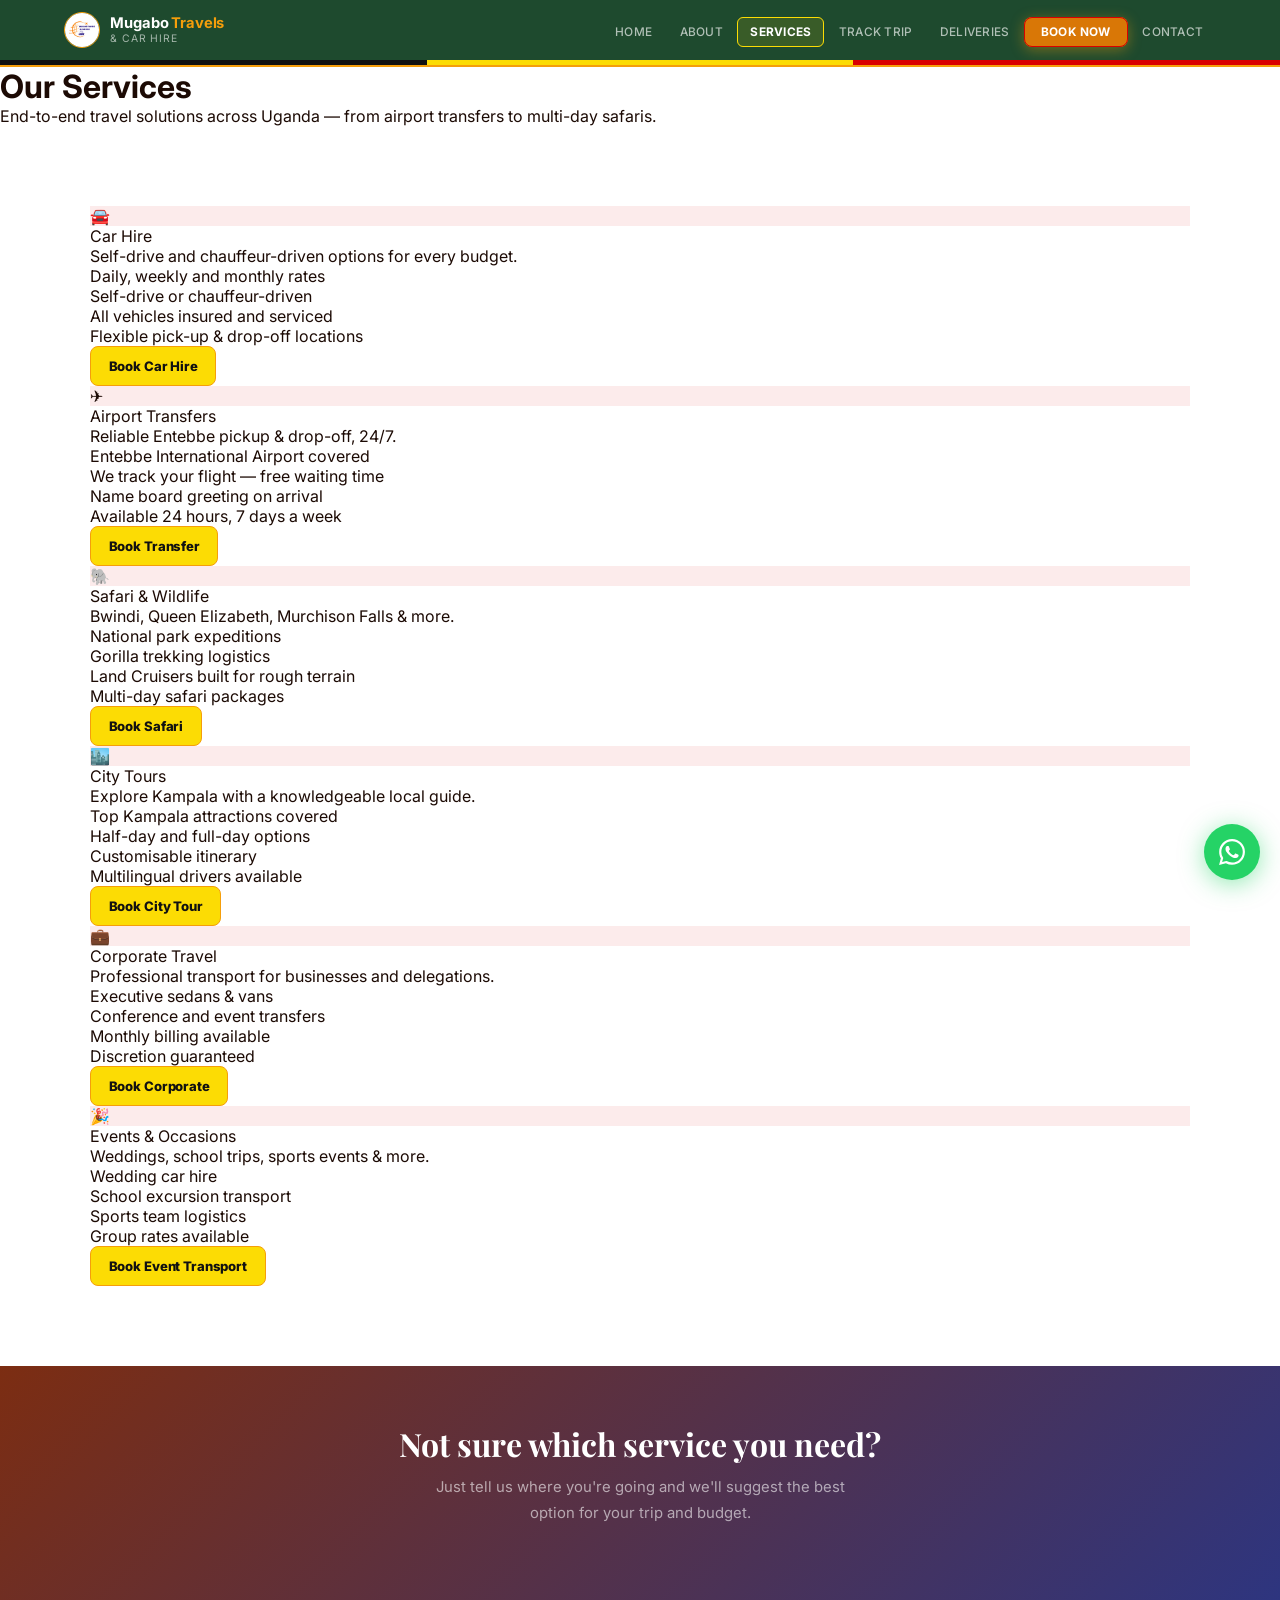
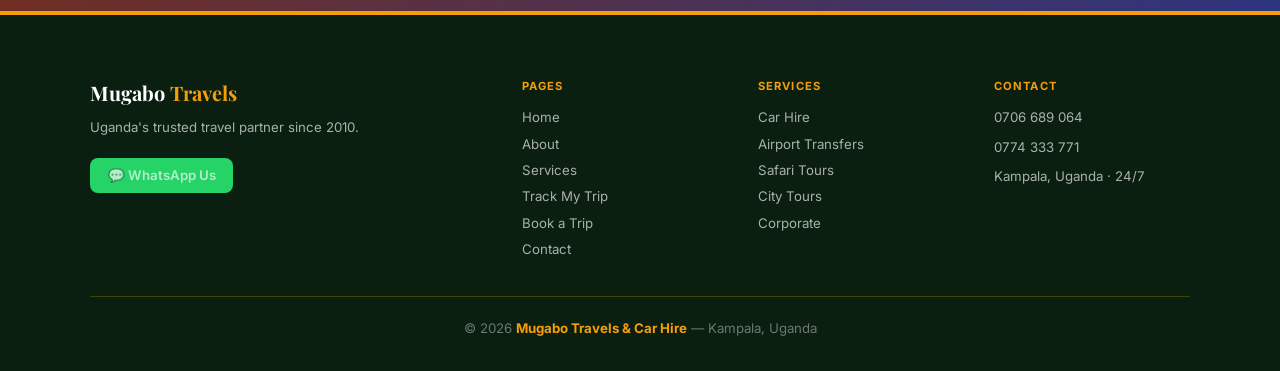
<file: services.html>
<!DOCTYPE html>
<html lang="en">
<head>
<meta charset="UTF-8"><meta name="viewport" content="width=device-width,initial-scale=1.0">
<meta name="description" content="Car hire, airport transfers, safari expeditions, city tours and corporate travel across Uganda with Mugabo Travels & Car Hire.">
<meta name="theme-color" content="#1c0a04">
<meta property="og:title" content="Services — Car Hire, Safaris &amp; Transfers Uganda | Mugabo Travels &amp; Car Hire">
<meta property="og:description" content="Car hire, airport transfers, safari expeditions, city tours and corporate travel across Uganda with Mugabo Travels & Car Hire.">
<meta property="og:type" content="website">
<meta property="og:image" content="https://mugabotravels.com/og-image.jpg">
<meta property="og:site_name" content="Mugabo Travels &amp; Car Hire">
<meta name="twitter:card" content="summary_large_image">
<title>Services — Car Hire, Safaris &amp; Transfers Uganda | Mugabo Travels &amp; Car Hire</title>
<link rel="preconnect" href="https://fonts.googleapis.com">
<link href="https://fonts.googleapis.com/css2?family=Inter:wght@300;400;500;600;700;800&family=Playfair+Display:wght@700;900&display=swap" rel="stylesheet">
<script type="application/ld+json">
{"@context":"https://schema.org","@type":"TravelAgency","name":"Mugabo Travels & Car Hire",
"description":"Uganda trusted car hire, airport transfers, safaris and city tours since 2010.",
"url":"https://mugabotravels.com","telephone":"+256706689064",
"address":{"@type":"PostalAddress","addressLocality":"Kampala","addressCountry":"UG"},
"openingHours":"Mo-Su 00:00-24:00","priceRange":"$$",
"aggregateRating":{"@type":"AggregateRating","ratingValue":"4.9","reviewCount":"127"}}
</script>
<style>

/* ══════════════════════════════════════════════
   UGANDA FLAG PALETTE OVERRIDE
   Black · Yellow · Red  (Ugandan national colours)
   ══════════════════════════════════════════════ */
:root {
  --ug-green:  #1a472a;
  --ug-green-m:#276237;
  --ug-amber:  #F59E0B;
  --ug-amber-d:#D97706;

  --navy:        #8B0000;   /* deep crimson — secondary brand */
  --navy-d:      #111111;   /* near-black (replaces navy-deep) */
  --navy-m:      #C00000;   /* mid red */
  --orange:      #FCDC04;   /* Uganda gold / yellow — primary CTA */
  --orange-d:    #E8C800;   /* darker gold */
  --orange-lt:   #FFFBE6;   /* pale gold tint */
  --green:       #25D366;   /* WhatsApp green — keep */
  --black:       #111111;   /* site near-black */
  --off-white:   #FAFAF7;   /* clean neutral background */
  --white:       #FFFFFF;
  --gray:        #555555;   /* AA-pass on white */
  --gray-lt:     #888888;   /* secondary text — AA on white */
  --gray-dk:     #222222;
  --bdr:         #E0E0E0;
  --bdr-dk:      #2A2A2A;
  --r:           10px;
  --rl:          16px;
  --sh:          0 4px 20px rgba(0,0,0,.12);
  --sh-lg:       0 12px 44px rgba(0,0,0,.18);
  --f:           'Inter', system-ui, -apple-system, sans-serif;
  --fh:          'Playfair Display', Georgia, serif;

  /* Uganda flag stripe references */
  --ug-black:    #111111;
  --ug-amber:    #F59E0B;
  --ug-yellow:   #FCDC04;
  --ug-red:      #D90000;
}

/* ── NAVBAR — black with gold accent ── */
.site-header {
  background: rgba(26,71,42,.98) !important;
  border-bottom: 2px solid var(--ug-amber, #F59E0B) !important;
}
.nav-brand img { border-color: var(--ug-amber, #F59E0B) !important; }
.brand-main em { color: var(--ug-amber, #F59E0B) !important; }
.brand-sub { color: rgba(255,255,255,.6) !important; }
.nav-links a { color: rgba(255,255,255,.65) !important; }
.nav-links a:hover,
.nav-links a[aria-current="page"] {
  color: #fff !important;
  background: rgba(252,220,4,.12) !important;
}
.nav-links a[aria-current="page"] {
  border: 1.5px solid var(--ug-yellow) !important;
}
.nav-links .nav-book {
  background: var(--ug-amber, #F59E0B) !important;
  color: #1a1a1a !important;
  box-shadow: 0 3px 14px rgba(245,158,11,.4) !important;
  border-color: var(--ug-red) !important;
}
.nav-links .nav-book:hover { background: #B00000 !important; }

/* ── UGANDA FLAG STRIPE on hero ── */
.hero-left {
  background: var(--ug-green, #1a472a) !important;
  border-right: 4px solid var(--ug-yellow) !important;
}
.hero-left::before {
  background: radial-gradient(ellipse at 0% 90%,rgba(217,0,0,.1),transparent 60%) !important;
}
.hero-eyebrow {
  background: rgba(252,220,4,.15) !important;
  border-color: rgba(252,220,4,.35) !important;
  color: var(--ug-amber, #F59E0B) !important;
}
.hero h1 span { color: var(--ug-amber, #F59E0B) !important; }
.tp-dot { background: var(--ug-yellow) !important; }

/* ── BOOKING WIDGET — clean white card on black ── */
.bw { box-shadow: 0 20px 60px rgba(0,0,0,.35) !important; }
.bw-tab.active {
  color: var(--ug-black) !important;
  border-bottom-color: var(--ug-red) !important;
  font-weight: 700 !important;
}
.bw-field:focus-within {
  border-color: var(--ug-red) !important;
  box-shadow: 0 0 0 3px rgba(245,158,11,.12) !important;
}
.bw-dt:focus-within { border-color: var(--ug-red) !important; }
.bw-return:hover { border-color: var(--ug-red) !important; color: var(--ug-red) !important; }
.bw-return.active { border-color: var(--ug-red) !important; color: var(--ug-red) !important; }
.pax-btn:hover { border-color: var(--ug-red) !important; color: var(--ug-red) !important; }
.bw-go {
  background: var(--ug-red) !important;
  color: #fff !important;
}
.bw-go:hover { background: #B00000 !important; transform: translateY(-1px); }

/* ── BUTTONS ── */
.btn-dark {
  background: var(--ug-green, #1a472a) !important;
  border-color: var(--ug-black) !important;
  color: #fff !important;
}
.btn-dark:hover { background: #2a2a2a !important; }
.btn-o {
  background: var(--ug-yellow) !important;
  border-color: var(--ug-amber, #F59E0B) !important;
  color: var(--ug-black) !important;
  font-weight: 800 !important;
}
.btn-o:hover { background: var(--ug-red) !important; border-color: var(--ug-red) !important; color: #fff !important; }

/* Primary action buttons — red */
.bk-card-head { background: var(--ug-green, #1a472a) !important; }
.step-badge { background: var(--ug-yellow) !important; color: var(--ug-black) !important; }
.step.active .step-num { border-color: var(--ug-red) !important; background: var(--ug-red) !important; color: #fff !important; }
.step.done .step-num { border-color: var(--ug-black) !important; background: var(--ug-green, #1a472a) !important; }
.step.active .step-label { color: var(--ug-red) !important; }
.tt-card.selected { border-color: var(--ug-red) !important; background: rgba(217,0,0,.06) !important; box-shadow: 0 0 0 3px rgba(217,0,0,.15) !important; }
.tt-card:hover { border-color: var(--ug-red) !important; background: rgba(217,0,0,.04) !important; }
.veh-card.selected { border-color: var(--ug-red) !important; background: rgba(217,0,0,.06) !important; }
.veh-card:hover { border-color: var(--ug-red) !important; }

/* Booking "next" buttons */
.bk-nav .btn-o,
button.btn-o { background: var(--ug-red) !important; border-color: var(--ug-red) !important; color: #fff !important; }
.wa-confirm-btn { box-shadow: 0 4px 20px rgba(37,211,102,.4) !important; }

/* Form focus states */
.inp:focus,.sel:focus,.txta:focus { border-color: var(--ug-red) !important; box-shadow: 0 0 0 3px rgba(217,0,0,.1) !important; }
.inp.valid,.sel.valid { border-color: #22c55e !important; }
.inp.invalid,.inp.has-error,.sel.invalid { border-color: var(--ug-red) !important; }

/* ── PAGE HERO ── */
.page-hero { background: var(--ug-green, #1a472a) !important; border-bottom: 4px solid var(--ug-yellow) !important; }
.page-hero::before { background: radial-gradient(ellipse at 50% 110%,rgba(245,158,11,.18),transparent 60%) !important; }
.page-hero h1 span { color: var(--ug-amber, #F59E0B) !important; }
.page-hero p { color: rgba(255,255,255,.75) !important; }
.ph-slice { background: #fff !important; }
.ph-slice-alt { background: var(--off-white) !important; }

/* ── ABOUT PAGE ── */
.fc-bg { background: linear-gradient(155deg,#8B0000 0%,#5a0000 40%,#111111 100%) !important; }
.fc-quote-card { border-left-color: var(--ug-amber, #F59E0B) !important; }
.fc-tag {
  background: rgba(252,220,4,.18) !important;
  border-color: rgba(252,220,4,.35) !important;
  color: var(--ug-amber, #F59E0B) !important;
}
.reggane-msg::before { background: var(--ug-red) !important; color: #fff !important; }
.lead-q { border-left-color: var(--ug-red) !important; }
.why-card:hover { border-color: var(--ug-red) !important; }

/* ── UGANDA FLAG STRIPE ACCENT — nav bottom border ── */
/* 3-stripe flag bar under nav: black | yellow | red */
.site-header::after {
  content: "";
  display: block;
  height: 5px;
  background: linear-gradient(to right,
    var(--ug-black) 0%, var(--ug-black) 33.33%,
    var(--ug-yellow) 33.33%, var(--ug-yellow) 66.66%,
    var(--ug-red) 66.66%, var(--ug-red) 100%
  );
}

/* ── STATS STRIP ── */
.stats-strip { background: var(--ug-green, #1a472a) !important; border-top: 3px solid var(--ug-yellow) !important; border-bottom: 3px solid var(--ug-yellow) !important; }
.stats-strip .sw { border: none !important; padding: 2.5rem 0 !important; }
.sn { color: var(--ug-amber, #F59E0B) !important; }
.sl { color: rgba(255,255,255,.7) !important; }

/* ── TRUST BADGES ── */
.trust-badge:hover { border-color: var(--ug-red) !important; }
.trust-icon { background: rgba(217,0,0,.08) !important; border-color: rgba(217,0,0,.2) !important; }

/* ── TESTIMONIALS ── */
.t-card:hover { border-color: var(--ug-red) !important; }
.t-stars { color: var(--ug-amber, #F59E0B) !important; }
.t-av { background: var(--ug-green, #1a472a) !important; border: 2px solid var(--ug-yellow) !important; }

/* ── SECTION TAGS ── */
.sh { color: var(--ug-red) !important; }

/* ── FEAT CARDS ── */
.feat-card:hover { border-color: var(--ug-red) !important; }
.feat-card:hover .feat-icon { background: var(--ug-green, #1a472a) !important; }
.feat-icon { background: rgba(217,0,0,.08) !important; border-color: rgba(217,0,0,.15) !important; }

/* ── CTA BAND ── */
.cta-band { background: var(--ug-green, #1a472a) !important; border-top: none !important; }
.cta-band h2 { color: var(--ug-amber, #F59E0B) !important; }
.cta-band p { color: rgba(255,255,255,.7) !important; }
.cta-band .btn-dark {
  background: var(--ug-yellow) !important;
  color: var(--ug-black) !important;
  border-color: var(--ug-amber, #F59E0B) !important;
  font-weight: 800 !important;
}
.cta-band .btn-dark:hover { background: #E8C800 !important; }
.cta-band .btn-out {
  background: rgba(255,255,255,.08) !important;
  color: #fff !important;
  border-color: rgba(255,255,255,.3) !important;
}
.cta-band .btn-out:hover { border-color: var(--ug-amber, #F59E0B) !important; color: var(--ug-amber, #F59E0B) !important; }

/* ── FOOTER ── */
.site-footer {
  background: #0a1f10 !important;
  border-top: 4px solid #F59E0B !important;
}
.footer-brand em { color: var(--ug-amber, #F59E0B) !important; }
.site-footer h4 { color: var(--ug-amber, #F59E0B) !important; }
.site-footer a:hover { color: var(--ug-amber, #F59E0B) !important; }
.f-bottom { border-top-color: rgba(252,220,4,.2) !important; }
.f-bottom strong { color: var(--ug-amber, #F59E0B) !important; }

/* ── WA FAB ── stays green ── */
/* ── TRACKING ── */
.bk-hero, .track-hero, .bk-hero { border-bottom: 4px solid var(--ug-yellow) !important; }

/* ── SERVICES / FLEET ── */
.svc-big:hover { border-color: var(--ug-red) !important; }
.svc-big-icon { background: rgba(217,0,0,.08) !important; border-color: rgba(217,0,0,.15) !important; }
.svc-big:hover .svc-big-icon { background: var(--ug-green, #1a472a) !important; }
.fleet-card:hover { border-color: var(--ug-amber, #F59E0B) !important; }
.fv-top { background: var(--ug-green, #1a472a) !important; }
.fv-badge {
  background: rgba(252,220,4,.2) !important;
  border-color: rgba(252,220,4,.35) !important;
  color: var(--ug-amber, #F59E0B) !important;
}

/* ── PHOTO GRID ── */
.p2 { background: linear-gradient(135deg,#8B0000,#5a0000) !important; }
.p3 { background: linear-gradient(135deg,#D90000,#8B0000) !important; }
.p4 { background: linear-gradient(135deg,#2a0000,#111111) !important; }

/* ── CONTACT ── */
.ct-card, .contact-info-card, .cic { background: var(--ug-green, #1a472a) !important; border: 1px solid rgba(252,220,4,.2) !important; }
.ct-card h3, .contact-info-card h3 { color: var(--ug-amber, #F59E0B) !important; }
.cdi, .cd-icon { background: rgba(252,220,4,.15) !important; }
.wa-link2:hover,.wa-l2:hover { opacity:.88; }

/* ── DARK SECTION ── */
.section.dark { background: var(--ug-green, #1a472a) !important; }
.section.dark .st { color: var(--ug-amber, #F59E0B) !important; }

/* ── TRACKING TIMELINE ── */
.tl-step.active .tl-icon {
  background: var(--ug-red) !important;
  border-color: var(--ug-red) !important;
  box-shadow: 0 0 0 4px rgba(217,0,0,.2), 0 0 0 8px rgba(217,0,0,.08) !important;
}
.tl-step.done .tl-icon { background: var(--ug-green, #1a472a) !important; border-color: var(--ug-black) !important; }
.tl-step.done::before { background: var(--ug-green, #1a472a) !important; }
.tl-step.active::before { background: linear-gradient(var(--ug-black),var(--bdr)) !important; }
.sc-head { background: var(--ug-green, #1a472a) !important; border-bottom: 2px solid var(--ug-amber, #F59E0B) !important; }
.sc-badge { background: var(--ug-yellow) !important; color: var(--ug-black) !important; }

/* ── DEMO STEP BUTTONS (tracking) ── */
.demo-step-btn.active { border-color: var(--ug-red) !important; color: var(--ug-red) !important; background: rgba(217,0,0,.08) !important; }
.lookup-btn { background: var(--ug-green, #1a472a) !important; border: 2px solid var(--ug-yellow) !important; color: #fff !important; }
.lookup-btn:hover { background: var(--ug-red) !important; border-color: var(--ug-red) !important; }

/* ── FOCUS RING ── yellow, high visibility ── */
.btn:focus-visible, a:focus-visible, input:focus-visible, select:focus-visible {
  outline: 3px solid var(--ug-yellow) !important;
  outline-offset: 3px !important;
}

/* ═══════════════════════════════════════════════
   MUGABO TRAVELS — Design System (Warm Palette)
   ═══════════════════════════════════════════════ */

/* RESET */
*,*::before,*::after{margin:0;padding:0;box-sizing:border-box}
html{scroll-behavior:smooth;-webkit-text-size-adjust:100%}
body{font-family:var(--f);color:var(--black);background:#fff;overflow-x:hidden}
img{max-width:100%;height:auto;display:block}
a{color:inherit;text-decoration:none}
ul{list-style:none}
button,input,select,textarea{font-family:var(--f)}

/* TOKENS — single source, warm Ugandan palette */
:root{
  --navy:     #7c2d12;
  --navy-d:   #1c0a04;
  --navy-m:   #9a3412;
  --orange:   #d97706;
  --orange-d: #b45309;
  --orange-lt:#fef3c7;
  --green:    #25D366;
  --black:    #1c0a04;
  --off-white:#fdf6ec;
  --white:    #fffdf7;
  /* FIXED: raised contrast — was .38/.48 which failed WCAG AA */
  --gray:     #5c534e;   /* raised from #71717a — now 5.2:1 on white */
  --gray-lt:  #79716b;   /* raised from #a1a1aa — now 4.6:1 on white */
  --gray-dk:  #292524;
  --bdr:      #e7d5c4;
  --bdr-dk:   #3d1e0f;
  --r:        10px;
  --rl:       16px;
  --sh:       0 4px 20px rgba(124,45,18,.12);
  --sh-lg:    0 12px 44px rgba(124,45,18,.18);
  --f:        'Inter',system-ui,-apple-system,sans-serif;
  --fh:       'Playfair Display',Georgia,serif;
}

/* SKIP-TO-CONTENT (accessibility) */
.skip-link{
  position:absolute;top:-100px;left:1rem;z-index:9999;
  background:var(--orange);color:#fff;padding:.6rem 1.2rem;
  border-radius:0 0 8px 8px;font-weight:700;font-size:.9rem;
  transition:top .2s;text-decoration:none
}
.skip-link:focus{top:0}

/* NAVBAR */
.site-header{
  position:sticky;top:0;z-index:200;
  background:rgba(28,10,4,.97);backdrop-filter:blur(16px);-webkit-backdrop-filter:blur(16px);
  border-bottom:1px solid rgba(217,119,6,.12)
}
.navbar{
  max-width:1200px;margin:0 auto;padding:.75rem 1.5rem;
  display:flex;align-items:center;justify-content:space-between;
  gap:1rem;position:relative
}
.nav-brand{display:flex;align-items:center;gap:.65rem;flex-shrink:0}
.nav-brand img{
  width:36px;height:36px;border-radius:50%;object-fit:contain;
  border:1.5px solid rgba(217,119,6,.6)
}
.brand-text{display:flex;flex-direction:column;line-height:1.2}
.brand-main{font-size:.92rem;font-weight:700;color:#fff;letter-spacing:-.01em}
.brand-main em{color:var(--orange);font-style:normal}
.brand-sub{font-size:.65rem;color:rgba(255,255,255,.65);letter-spacing:.08em;text-transform:uppercase}
.nav-toggle{
  display:none;flex-direction:column;justify-content:space-between;
  width:28px;height:20px;background:none;border:none;cursor:pointer;padding:0
}
.nav-toggle span{display:block;width:100%;height:2px;background:#fff;border-radius:2px;transition:all .25s}
.nav-toggle.active span:nth-child(1){transform:translateY(9px) rotate(45deg)}
.nav-toggle.active span:nth-child(2){opacity:0}
.nav-toggle.active span:nth-child(3){transform:translateY(-9px) rotate(-45deg)}
.nav-links{display:flex;align-items:center;gap:.1rem}
.nav-links a{
  color:rgba(255,255,255,.7);font-size:.74rem;font-weight:500;
  letter-spacing:.02em;text-transform:uppercase;
  padding:.45rem .75rem;border-radius:6px;
  transition:all .2s;border:1.5px solid transparent
}
.nav-links a:hover,.nav-links a[aria-current="page"]{color:#fff;background:rgba(255,255,255,.09)}
.nav-links a[aria-current="page"]{font-weight:700}
.nav-links .nav-book{
  background:var(--orange) !important;color:#fff !important;
  font-weight:700;border-radius:8px;padding:.45rem 1rem;
  box-shadow:0 3px 12px rgba(217,119,6,.4)
}
.nav-links .nav-book:hover{background:var(--orange-d) !important}

/* LAYOUT */
.section{padding:5rem 1.5rem}
.section.sm{padding:3rem 1.5rem}
.section.alt{background:var(--off-white)}
.section.dark{background:var(--black);color:#fff}
.sw{max-width:1100px;margin:0 auto}
.sh{
  font-size:.7rem;font-weight:700;letter-spacing:.14em;
  text-transform:uppercase;color:var(--orange);margin-bottom:.4rem
}
.st{
  font-family:var(--fh);font-size:clamp(1.75rem,4vw,2.6rem);
  font-weight:700;line-height:1.15;margin-bottom:.85rem
}
.sd{color:var(--gray);font-size:.97rem;line-height:1.72;max-width:520px;margin-bottom:2rem}
.dark .sh{color:var(--orange)}
.dark .st{color:#fff}
.dark .sd{color:rgba(255,255,255,.75)}

/* BUTTONS */
.btn{
  display:inline-flex;align-items:center;justify-content:center;gap:.45rem;
  padding:.8rem 1.75rem;border-radius:8px;font-weight:600;font-size:.9rem;
  border:1.5px solid transparent;cursor:pointer;transition:all .22s;
  min-height:48px;font-family:var(--f);white-space:nowrap;
  text-decoration:none;-webkit-tap-highlight-color:transparent;letter-spacing:-.01em
}
.btn-dark{background:var(--black);color:#fff;border-color:var(--black)}
.btn-dark:hover{background:#3d1e0f;transform:translateY(-1px)}
.btn-o{background:var(--orange);color:#fff;border-color:var(--orange)}
.btn-o:hover{background:var(--orange-d);transform:translateY(-1px)}
.btn-out{background:transparent;color:var(--black);border-color:var(--bdr)}
.btn-out:hover{border-color:var(--black)}
.btn-out-w{background:transparent;color:#fff;border-color:rgba(255,255,255,.45)}
.btn-out-w:hover{border-color:#fff;background:rgba(255,255,255,.1)}
.btn-wa{background:var(--green);color:#fff;border-color:var(--green)}
.btn-wa:hover{opacity:.88;transform:translateY(-1px)}
.btn-full{width:100%}
.btn-sm{padding:.6rem 1.1rem;font-size:.82rem;min-height:40px}
.btn-lg{padding:1rem 2.25rem;font-size:1rem;min-height:56px;border-radius:10px}
/* Focus visible for keyboard nav */
.btn:focus-visible,a:focus-visible{
  outline:2px solid var(--orange);outline-offset:3px;border-radius:6px
}

/* GRIDS */
.g2{display:grid;grid-template-columns:1fr 1fr;gap:1.5rem}
.g3{display:grid;grid-template-columns:repeat(3,1fr);gap:1.5rem}
.g4{display:grid;grid-template-columns:repeat(4,1fr);gap:1.25rem}
.ga{display:grid;grid-template-columns:repeat(auto-fit,minmax(260px,1fr));gap:1.25rem}

/* FORMS — with validation states */
.fg{margin-bottom:.9rem;position:relative}
.fg label{
  display:block;font-size:.74rem;font-weight:600;color:var(--gray-dk);
  margin-bottom:.35rem;letter-spacing:.03em
}
.fg label .req{color:#c0392b;margin-left:2px;font-weight:700}
.inp,.sel,.txta{
  width:100%;padding:.82rem 1rem;border:1.5px solid var(--bdr);
  border-radius:8px;font-family:var(--f);font-size:.95rem;
  color:var(--black);background:#fff;outline:none;
  transition:border-color .2s,box-shadow .2s;
  min-height:48px;-webkit-appearance:none
}
.inp::placeholder{color:var(--gray-lt)}
.inp:focus,.sel:focus,.txta:focus{
  border-color:var(--orange);box-shadow:0 0 0 3px rgba(217,119,6,.14)
}
/* Validation states */
.inp.valid,.sel.valid{border-color:#22c55e}
.inp.invalid,.sel.invalid{border-color:#ef4444;box-shadow:0 0 0 3px rgba(239,68,68,.1)}
.field-error{
  display:none;font-size:.72rem;color:#dc2626;margin-top:.3rem;
  font-weight:600;padding-left:.1rem
}
.fg.has-error .field-error{display:block}
.fg.has-error .inp,.fg.has-error .sel{border-color:#ef4444;box-shadow:0 0 0 3px rgba(239,68,68,.1)}
.txta{resize:vertical;min-height:100px}
.sel{
  cursor:pointer;
  background-image:url("data:image/svg+xml,%3Csvg xmlns='http://www.w3.org/2000/svg' width='12' height='7' viewBox='0 0 12 7'%3E%3Cpath stroke='%235c534e' stroke-width='1.5' fill='none' d='M1 1l5 4 5-4'/%3E%3C/svg%3E");
  background-repeat:no-repeat;background-position:right .9rem center;padding-right:2.5rem
}

/* SUCCESS MESSAGE */
.form-success{
  display:none;background:#f0fdf4;border:1.5px solid #86efac;
  border-radius:var(--rl);padding:1.75rem;text-align:center;
  animation:fadeIn .35s ease
}
.form-success.visible{display:block}
@keyframes fadeIn{from{opacity:0;transform:translateY(-8px)}to{opacity:1;transform:none}}
.form-success h3{font-family:var(--fh);color:#15803d;font-size:1.2rem;margin-bottom:.4rem}
.form-success p{color:#166534;font-size:.88rem;line-height:1.65}

/* CARDS */
.card{
  background:#fff;border-radius:var(--rl);
  border:1px solid var(--bdr);box-shadow:var(--sh);
  overflow:hidden;transition:all .25s
}
.card:hover{transform:translateY(-4px);box-shadow:var(--sh-lg)}

/* WA FAB */
.wa-fab{
  position:fixed;bottom:1.25rem;right:1.25rem;z-index:300;
  width:56px;height:56px;background:var(--green);border-radius:50%;
  display:flex;align-items:center;justify-content:center;
  box-shadow:0 4px 24px rgba(37,211,102,.5);transition:all .22s;
  -webkit-tap-highlight-color:transparent
}
.wa-fab:hover{transform:scale(1.1)}
.wa-pill{
  display:inline-flex;align-items:center;gap:.45rem;
  background:var(--green);color:#fff;padding:.6rem 1.1rem;
  border-radius:8px;font-size:.82rem;font-weight:600
}
.wa-pill:hover{opacity:.88}

/* STATS STRIP */
.stats-strip{background:#2d0f05;padding:2.5rem 1.5rem}
.stats-strip .sw{
  display:grid;grid-template-columns:repeat(4,1fr);
  text-align:center;gap:1rem;
  border-top:1px solid rgba(217,119,6,.2);
  border-bottom:1px solid rgba(217,119,6,.2);padding:2.5rem 0
}
.sn{font-family:var(--fh);font-size:2.2rem;font-weight:900;color:var(--orange)}
.sl{font-size:.7rem;color:rgba(255,255,255,.65);text-transform:uppercase;letter-spacing:.08em;margin-top:3px}

/* TESTIMONIALS */
.t-grid{display:grid;grid-template-columns:repeat(auto-fit,minmax(270px,1fr));gap:1.1rem;margin-top:2.5rem}
.t-card{
  background:#fff;border-radius:var(--r);padding:1.5rem;
  border:1px solid var(--bdr);position:relative;transition:all .25s
}
.t-card:hover{border-color:var(--orange);transform:translateY(-2px);box-shadow:var(--sh)}
.t-stars{color:var(--orange);font-size:.95rem;margin-bottom:.8rem;letter-spacing:.05em}
.t-text{font-size:.87rem;color:var(--gray-dk);font-style:italic;line-height:1.72;margin-bottom:1.1rem}
.t-auth{display:flex;align-items:center;gap:.65rem}
.t-av{
  width:40px;height:40px;border-radius:50%;background:var(--navy);
  display:flex;align-items:center;justify-content:center;font-size:1rem;flex-shrink:0
}
.t-name{font-weight:700;font-size:.85rem;color:var(--black)}
.t-from{font-size:.72rem;color:var(--gray-lt)}
.t-plat{
  position:absolute;top:1rem;right:1rem;
  font-size:.63rem;font-weight:700;color:var(--gray);
  text-transform:uppercase;letter-spacing:.05em
}

/* CTA BAND */
.cta-band{
  background:var(--off-white);padding:5rem 1.5rem;
  text-align:center;border-top:1px solid var(--bdr)
}
.cta-band h2{
  font-family:var(--fh);font-size:clamp(1.75rem,4vw,2.75rem);
  font-weight:900;color:var(--black);margin-bottom:.75rem;letter-spacing:-.02em
}
.cta-band p{color:var(--gray);max-width:460px;margin:0 auto 2.5rem;line-height:1.72;font-size:.97rem}
.cta-btns{display:flex;gap:1rem;justify-content:center;flex-wrap:wrap}

/* PAGE HERO */
.page-hero{
  background:var(--navy-d);padding:4.5rem 1.5rem 4rem;
  position:relative;overflow:hidden;text-align:center
}
.page-hero::before{
  content:"";position:absolute;inset:0;
  background:radial-gradient(ellipse at 50% 110%,rgba(217,119,6,.15),transparent 60%)
}
.page-hero h1{
  font-family:var(--fh);font-size:clamp(2rem,5vw,3rem);
  font-weight:900;color:#fff;position:relative;letter-spacing:-.02em;margin-bottom:.55rem
}
.page-hero h1 span{color:var(--orange)}
.page-hero p{color:rgba(255,255,255,.75);position:relative;font-size:.97rem}
.ph-slice{height:48px;background:#fff;clip-path:polygon(0 50%,100% 0,100% 100%,0 100%)}
.ph-slice-alt{height:48px;background:var(--off-white);clip-path:polygon(0 50%,100% 0,100% 100%,0 100%)}

/* FOOTER */
.site-footer{background:#1c0a04;color:rgba(255,255,255,.65);padding:4rem 1.5rem 1.5rem}
.footer-inner{
  max-width:1100px;margin:0 auto 2rem;
  display:grid;grid-template-columns:2fr 1fr 1fr 1fr;gap:2.5rem
}
.footer-brand{font-family:var(--fh);font-size:1.25rem;font-weight:700;color:#fff;margin-bottom:.65rem}
.footer-brand em{color:var(--orange);font-style:normal}
.site-footer p{font-size:.83rem;line-height:1.75;margin-bottom:.4rem}
.site-footer h4{color:#fff;font-size:.7rem;letter-spacing:.1em;text-transform:uppercase;margin-bottom:.85rem}
.f-col ul li{margin-bottom:.4rem}
.site-footer a{color:rgba(255,255,255,.65);font-size:.83rem;transition:color .2s}
.site-footer a:hover{color:var(--orange)}
.f-bottom{
  max-width:1100px;margin:0 auto;padding-top:1.25rem;
  border-top:1px solid rgba(217,119,6,.12);
  font-size:.75rem;color:rgba(255,255,255,.4);text-align:center
}
.f-bottom strong{color:var(--orange)}

/* TRUST BADGES */
.trust-grid{display:grid;grid-template-columns:repeat(auto-fit,minmax(180px,1fr));gap:1rem;margin-top:2.5rem}
.trust-badge{
  display:flex;align-items:center;gap:.75rem;padding:1rem;
  border:1px solid var(--bdr);border-radius:var(--r);background:#fff;
  transition:all .2s
}
.trust-badge:hover{border-color:var(--orange);box-shadow:var(--sh)}
.trust-icon{
  width:42px;height:42px;border-radius:10px;
  background:var(--orange-lt);border:1px solid rgba(217,119,6,.2);
  display:flex;align-items:center;justify-content:center;
  font-size:1.2rem;flex-shrink:0
}
.trust-badge h4{font-weight:700;font-size:.82rem;color:var(--black);margin-bottom:.1rem}
.trust-badge p{font-size:.72rem;color:var(--gray);line-height:1.5}

/* RESPONSIVE */
@media(max-width:900px){
  .g3{grid-template-columns:1fr 1fr}
  .g4{grid-template-columns:1fr 1fr}
  .footer-inner{grid-template-columns:1fr 1fr}
  .stats-strip .sw{grid-template-columns:1fr 1fr}
}
@media(max-width:768px){
  .nav-toggle{display:flex}
  .nav-links{
    display:none;position:absolute;top:calc(100% + .5rem);left:0;right:0;
    flex-direction:column;align-items:stretch;
    background:rgba(28,10,4,.99);padding:.75rem;gap:.15rem;
    border-radius:0 0 var(--r) var(--r);
    border:1px solid rgba(217,119,6,.12);border-top:none
  }
  .nav-links.open{display:flex}
  .nav-links a{padding:.9rem 1rem;font-size:.88rem;border-radius:8px}
}
@media(max-width:600px){
  .g2,.g3,.g4,.ga{grid-template-columns:1fr}
  .section{padding:3rem 1rem}
  .section.sm{padding:2rem 1rem}
  .footer-inner{grid-template-columns:1fr}
}
</style>
</head>
<body>
<a href="#main-content" class="skip-link">Skip to main content</a>
<header class="site-header" role="banner">
  <nav class="navbar" aria-label="Main navigation">
    <a href="index.html" class="nav-brand" aria-label="Mugabo Travels home">
      <img src="[data-uri]" alt="Mugabo Travels &amp; Car Hire company logo" width="36" height="36">
      <div class="brand-text"><span class="brand-main">Mugabo <em>Travels</em></span><span class="brand-sub">&amp; Car Hire</span></div>
    </a>
    <button class="nav-toggle" id="navToggle" aria-label="Open navigation menu" aria-expanded="false" aria-controls="navLinks"><span></span><span></span><span></span></button>
    <ul class="nav-links" id="navLinks" role="list">
      <li><a href="index.html">Home</a></li>
      <li><a href="about.html">About</a></li>
      <li><a href="services.html" aria-current="page">Services</a></li>
      <li><a href="tracking.html">Track Trip</a></li>
      <li><a href="deliveries.html">Deliveries</a></li>
      <li><a href="booking.html" class="nav-book">Book Now</a></li>
      <li><a href="contact.html">Contact</a></li>
    </ul>
  </nav>
</header>
<script>
(function(){var btn=document.getElementById('navToggle'),ul=document.getElementById('navLinks');
btn.addEventListener('click',function(){var o=ul.classList.toggle('open');btn.setAttribute('aria-expanded',String(o));btn.classList.toggle('active',o);});
document.addEventListener('click',function(e){if(!e.target.closest('.navbar')){ul.classList.remove('open');btn.classList.remove('active');btn.setAttribute('aria-expanded','false');}});
})();
</script>
<main id="main-content"><div class="svc-hero">
  <h1>Our <span>Services</span></h1>
  <p>End-to-end travel solutions across Uganda — from airport transfers to multi-day safaris.</p>
</div>
<div class="sv-slice"></div>

<section class="section">
  <div class="sw">
    <div class="svc-big-grid">

      <article class="svc-big">
        <div class="svc-big-top">
          <div class="svc-big-icon">🚘</div>
          <div><div class="svc-big-title">Car Hire</div><p class="svc-big-sub">Self-drive and chauffeur-driven options for every budget.</p></div>
        </div>
        <div class="svc-big-body">
          <ul class="svc-feat">
            <li>Daily, weekly and monthly rates</li>
            <li>Self-drive or chauffeur-driven</li>
            <li>All vehicles insured and serviced</li>
            <li>Flexible pick-up &amp; drop-off locations</li>
          </ul>
          <a href="booking.html?trip=Car+Hire" class="btn btn-o btn-sm">Book Car Hire</a>
        </div>
      </article>

      <article class="svc-big">
        <div class="svc-big-top">
          <div class="svc-big-icon">✈️</div>
          <div><div class="svc-big-title">Airport Transfers</div><p class="svc-big-sub">Reliable Entebbe pickup &amp; drop-off, 24/7.</p></div>
        </div>
        <div class="svc-big-body">
          <ul class="svc-feat">
            <li>Entebbe International Airport covered</li>
            <li>We track your flight — free waiting time</li>
            <li>Name board greeting on arrival</li>
            <li>Available 24 hours, 7 days a week</li>
          </ul>
          <a href="booking.html?trip=Airport+Transfer" class="btn btn-o btn-sm">Book Transfer</a>
        </div>
      </article>

      <article class="svc-big">
        <div class="svc-big-top">
          <div class="svc-big-icon">🐘</div>
          <div><div class="svc-big-title">Safari &amp; Wildlife</div><p class="svc-big-sub">Bwindi, Queen Elizabeth, Murchison Falls &amp; more.</p></div>
        </div>
        <div class="svc-big-body">
          <ul class="svc-feat">
            <li>National park expeditions</li>
            <li>Gorilla trekking logistics</li>
            <li>Land Cruisers built for rough terrain</li>
            <li>Multi-day safari packages</li>
          </ul>
          <a href="booking.html?trip=Safari+Tour" class="btn btn-o btn-sm">Book Safari</a>
        </div>
      </article>

      <article class="svc-big">
        <div class="svc-big-top">
          <div class="svc-big-icon">🏙️</div>
          <div><div class="svc-big-title">City Tours</div><p class="svc-big-sub">Explore Kampala with a knowledgeable local guide.</p></div>
        </div>
        <div class="svc-big-body">
          <ul class="svc-feat">
            <li>Top Kampala attractions covered</li>
            <li>Half-day and full-day options</li>
            <li>Customisable itinerary</li>
            <li>Multilingual drivers available</li>
          </ul>
          <a href="booking.html?trip=City+Tour" class="btn btn-o btn-sm">Book City Tour</a>
        </div>
      </article>

      <article class="svc-big">
        <div class="svc-big-top">
          <div class="svc-big-icon">💼</div>
          <div><div class="svc-big-title">Corporate Travel</div><p class="svc-big-sub">Professional transport for businesses and delegations.</p></div>
        </div>
        <div class="svc-big-body">
          <ul class="svc-feat">
            <li>Executive sedans &amp; vans</li>
            <li>Conference and event transfers</li>
            <li>Monthly billing available</li>
            <li>Discretion guaranteed</li>
          </ul>
          <a href="booking.html?trip=Corporate" class="btn btn-o btn-sm">Book Corporate</a>
        </div>
      </article>

      <article class="svc-big">
        <div class="svc-big-top">
          <div class="svc-big-icon">🎉</div>
          <div><div class="svc-big-title">Events &amp; Occasions</div><p class="svc-big-sub">Weddings, school trips, sports events &amp; more.</p></div>
        </div>
        <div class="svc-big-body">
          <ul class="svc-feat">
            <li>Wedding car hire</li>
            <li>School excursion transport</li>
            <li>Sports team logistics</li>
            <li>Group rates available</li>
          </ul>
          <a href="booking.html?trip=Other" class="btn btn-o btn-sm">Book Event Transport</a>
        </div>
      </article>

    </div>
  </div>
</section>

<div style="background:linear-gradient(135deg,var(--navy),#2d3580);padding:3.5rem 1.25rem;text-align:center">
  <h2 style="font-family:var(--fh);font-size:clamp(1.5rem,4vw,2rem);color:#fff;margin-bottom:.65rem">
    Not sure which service you need?
  </h2>
  <p style="color:rgba(255,255,255,.58);max-width:420px;margin:0 auto 1.75rem;font-size:.93rem;line-height:1.72">
    Just tell us where you're going and we'll suggest the best option for your trip and budget.
  </p>
  <div style="display:flex;gap:1rem;justify-content:center;flex-wrap:wrap"></main>
<footer class="site-footer" role="contentinfo">
  <div class="footer-inner">
    <div class="f-col"><div class="footer-brand">Mugabo <em>Travels</em></div>
      <p>Uganda's trusted travel partner since 2010.</p>
      <a href="https://wa.me/256706689064" class="wa-pill" style="margin-top:.75rem;display:inline-flex">&#128172; WhatsApp Us</a></div>
    <div class="f-col"><h4>Pages</h4><ul>
      <li><a href="index.html">Home</a></li><li><a href="about.html">About</a></li>
      <li><a href="services.html">Services</a></li>
      <li><a href="tracking.html">Track My Trip</a></li><li><a href="booking.html">Book a Trip</a></li>
      <li><a href="contact.html">Contact</a></li></ul></div>
    <div class="f-col"><h4>Services</h4><ul>
      <li><a href="services.html">Car Hire</a></li><li><a href="services.html">Airport Transfers</a></li>
      <li><a href="services.html">Safari Tours</a></li><li><a href="services.html">City Tours</a></li>
      <li><a href="services.html">Corporate</a></li></ul></div>
    <div class="f-col"><h4>Contact</h4>
      <p><a href="tel:+256706689064">0706 689 064</a></p>
      <p><a href="tel:+256774333771">0774 333 771</a></p>
      <p>Kampala, Uganda &middot; 24/7</p></div>
  </div>
  <div class="f-bottom"><p>&copy; 2026 <strong>Mugabo Travels &amp; Car Hire</strong> &mdash; Kampala, Uganda</p></div>
</footer>
<a href="https://wa.me/256706689064?text=Hello%20Mugabo%20Travels!" class="wa-fab" aria-label="Chat on WhatsApp">
  <svg width="26" height="26" viewBox="0 0 24 24" fill="white" aria-hidden="true"><path d="M17.472 14.382c-.297-.149-1.758-.867-2.03-.967-.273-.099-.471-.148-.67.15-.197.297-.767.966-.94 1.164-.173.199-.347.223-.644.075-.297-.15-1.255-.463-2.39-1.475-.883-.788-1.48-1.761-1.653-2.059-.173-.297-.018-.458.13-.606.134-.133.298-.347.446-.52.149-.174.198-.298.298-.497.099-.198.05-.371-.025-.52-.075-.149-.669-1.612-.916-2.207-.242-.579-.487-.5-.669-.51-.173-.008-.371-.01-.57-.01-.198 0-.52.074-.792.372-.272.297-1.04 1.016-1.04 2.479 0 1.462 1.065 2.875 1.213 3.074.149.198 2.096 3.2 5.077 4.487.709.306 1.262.489 1.694.625.712.227 1.36.195 1.871.118.571-.085 1.758-.719 2.006-1.413.248-.694.248-1.289.173-1.413-.074-.124-.272-.198-.57-.347m-5.421 7.403h-.004a9.87 9.87 0 01-5.031-1.378l-.361-.214-3.741.982.998-3.648-.235-.374a9.86 9.86 0 01-1.51-5.26c.001-5.45 4.436-9.884 9.888-9.884 2.64 0 5.122 1.03 6.988 2.898a9.825 9.825 0 012.893 6.994c-.003 5.45-4.437 9.884-9.885 9.884m8.413-18.297A11.815 11.815 0 0012.05 0C5.495 0 .16 5.335.157 11.892c0 2.096.547 4.142 1.588 5.945L.057 24l6.305-1.654a11.882 11.882 0 005.683 1.448h.005c6.554 0 11.89-5.335 11.893-11.893a11.821 11.821 0 00-3.48-8.413z"/></svg>
</a>
</body>
</html>
</file>
